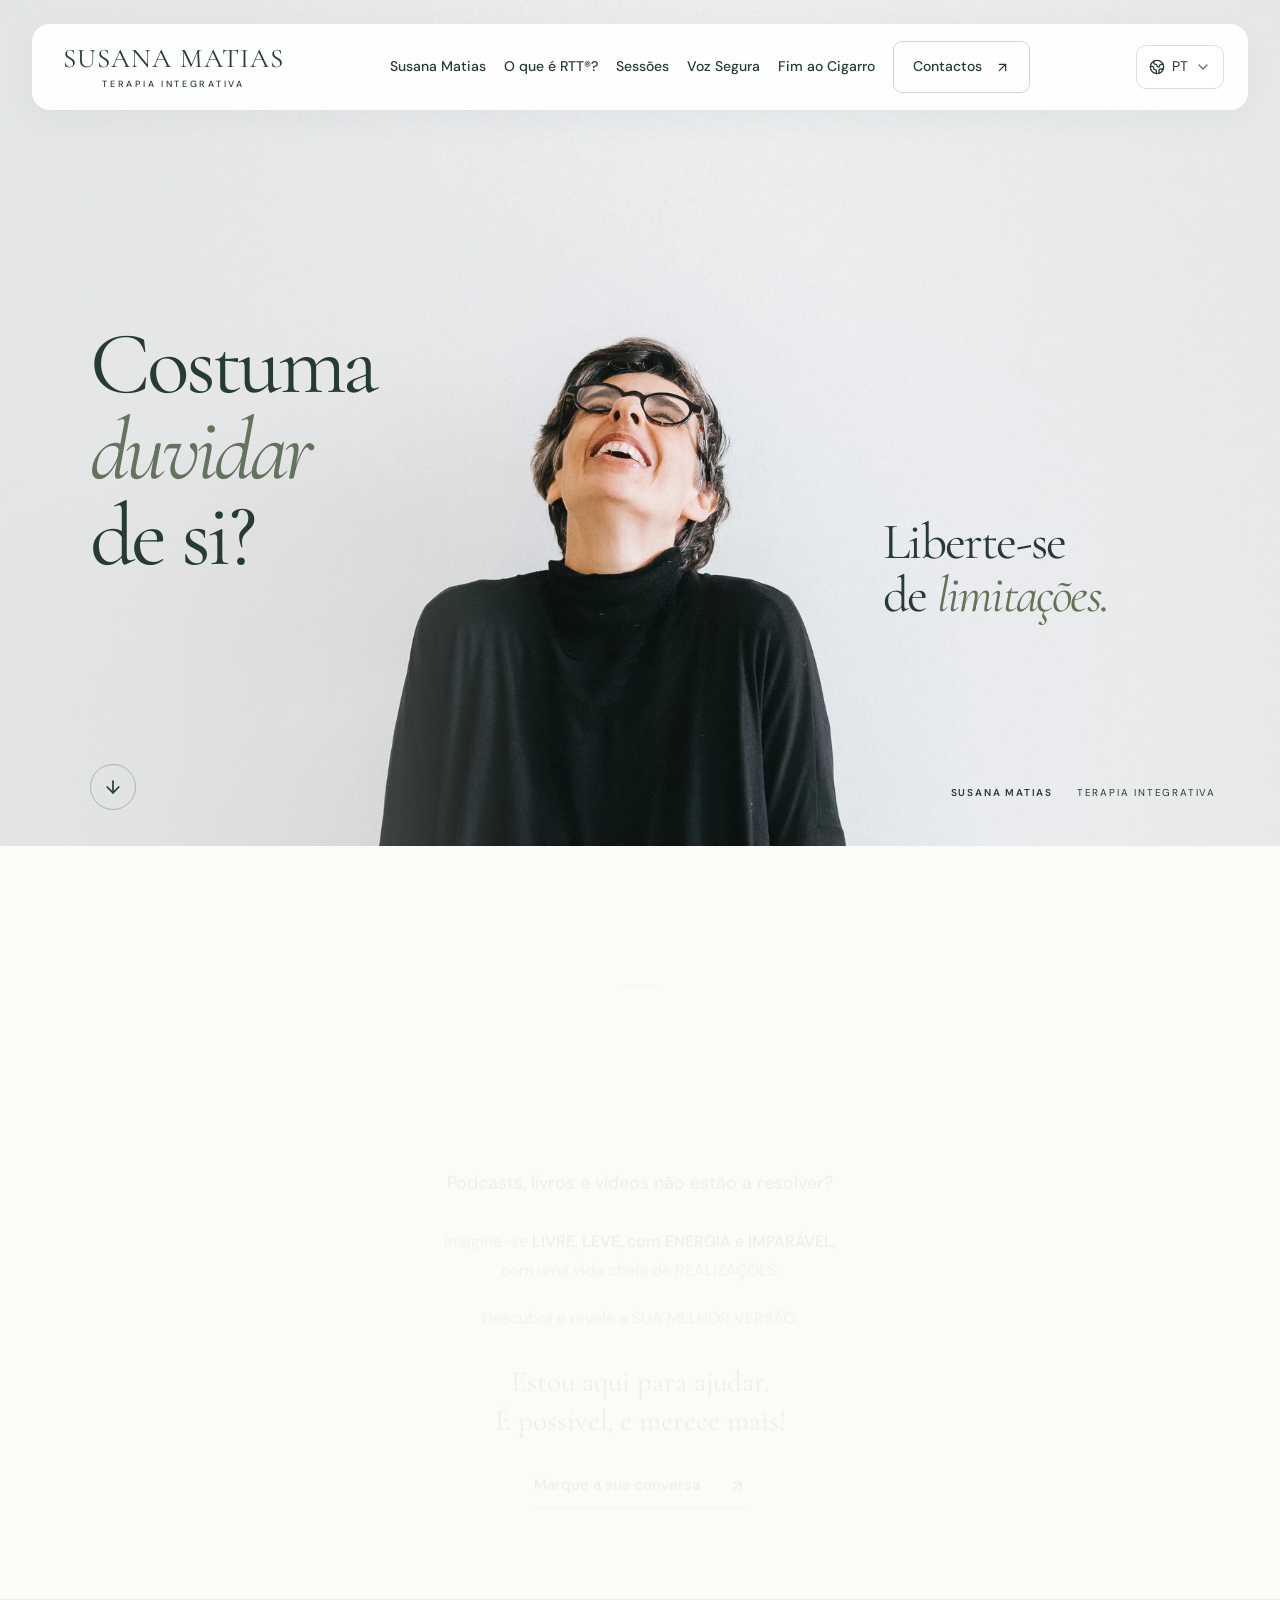
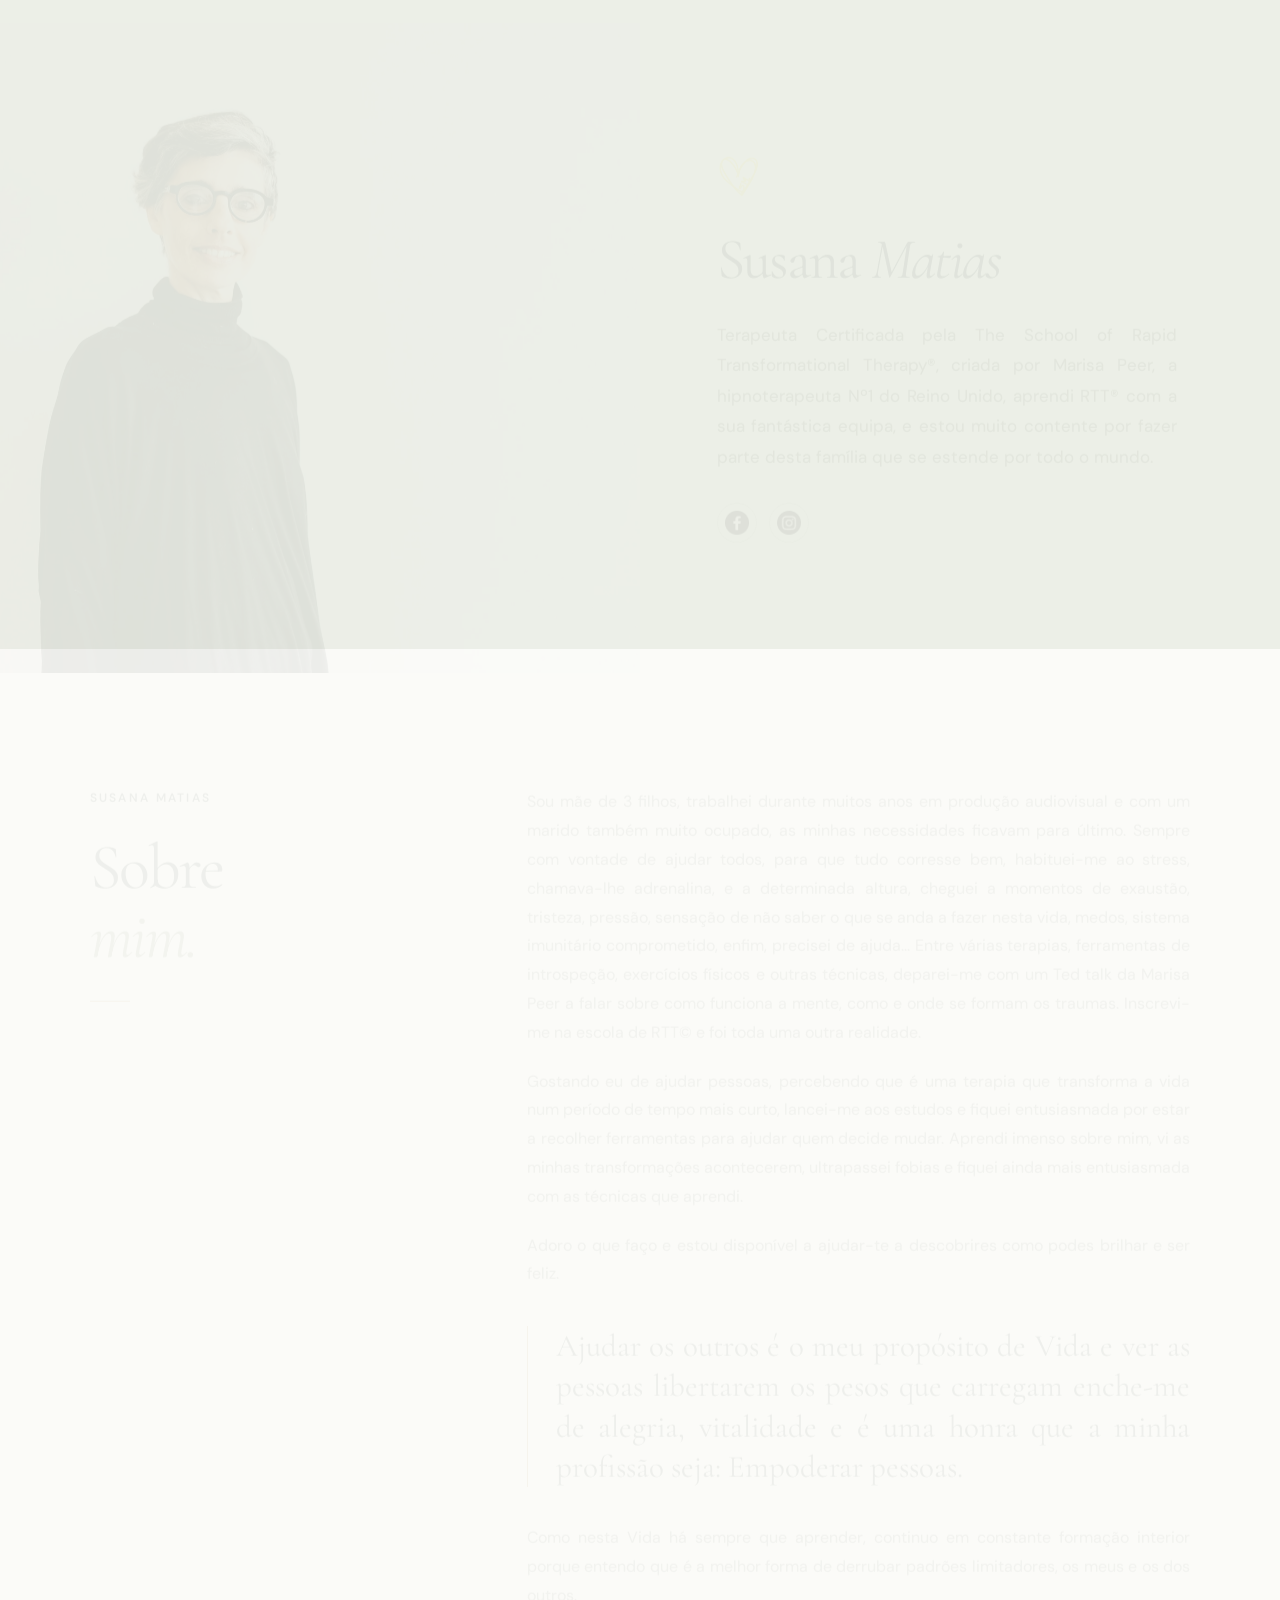
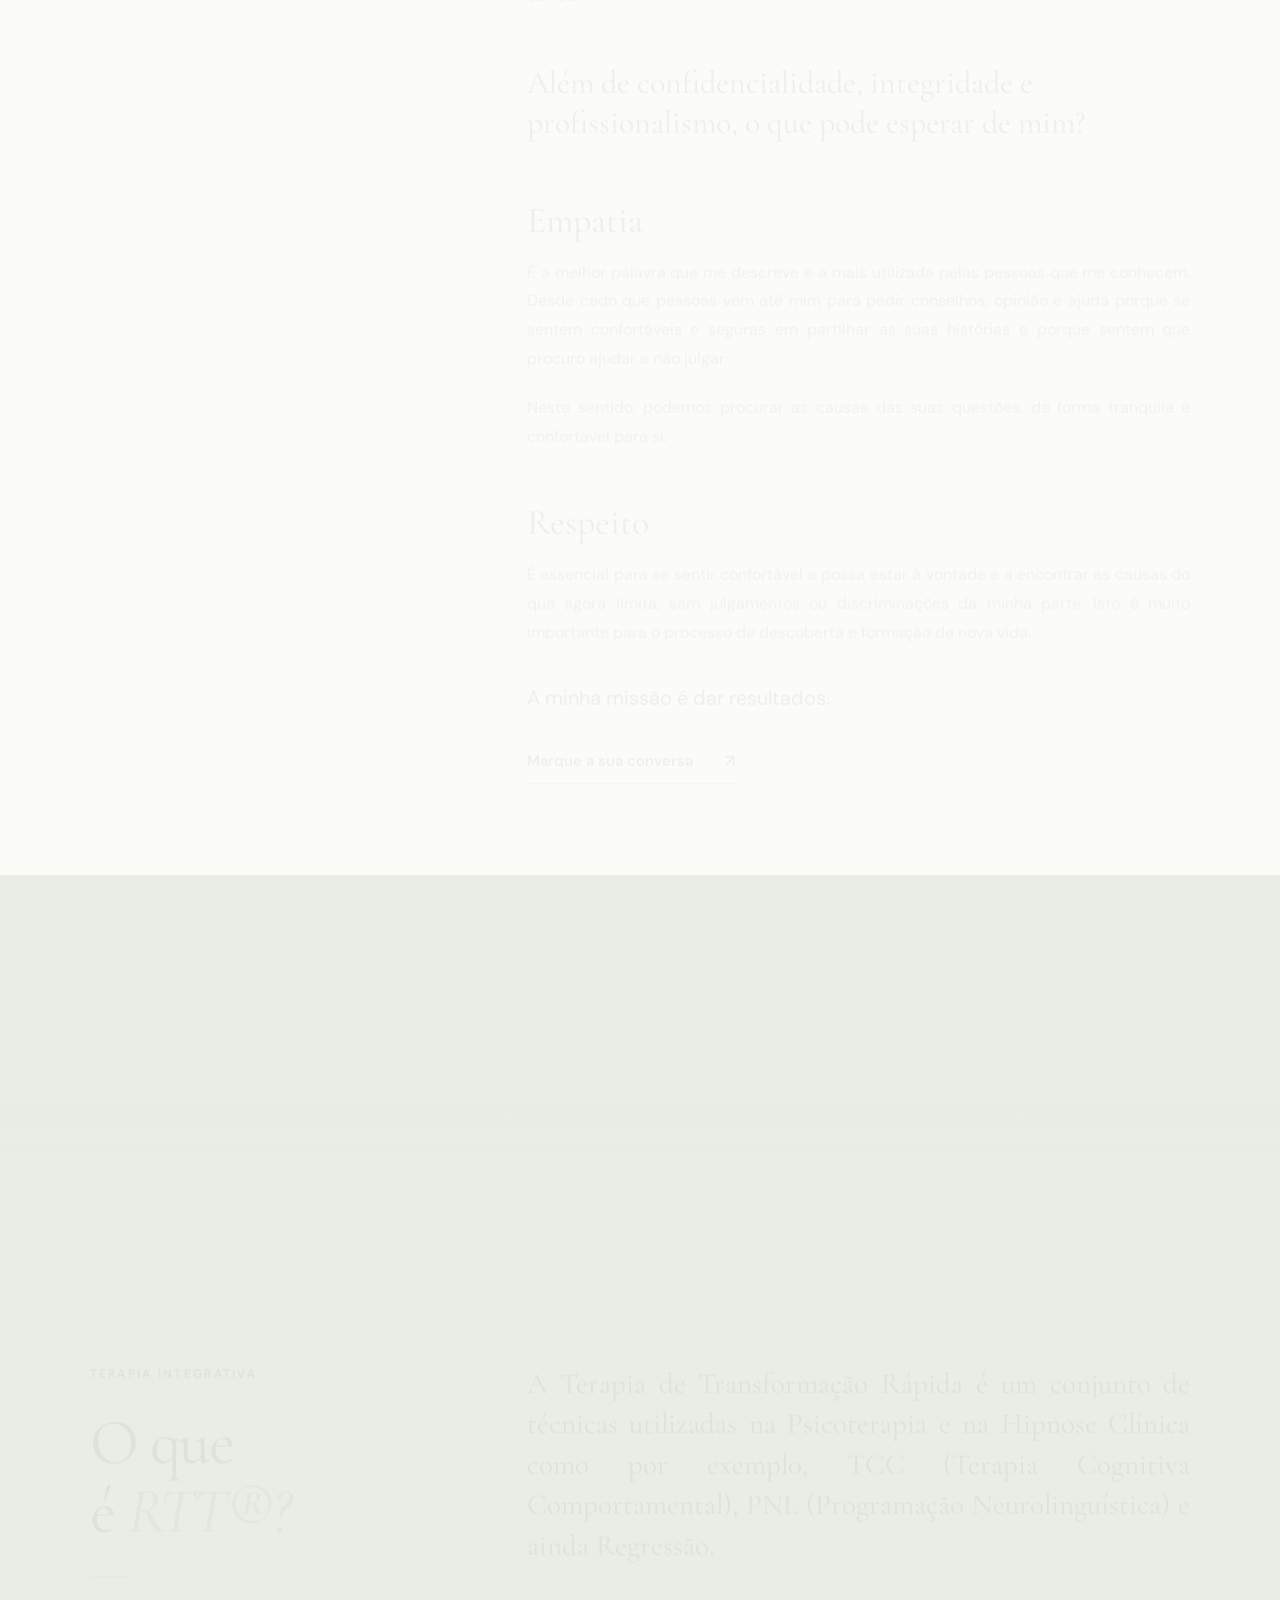
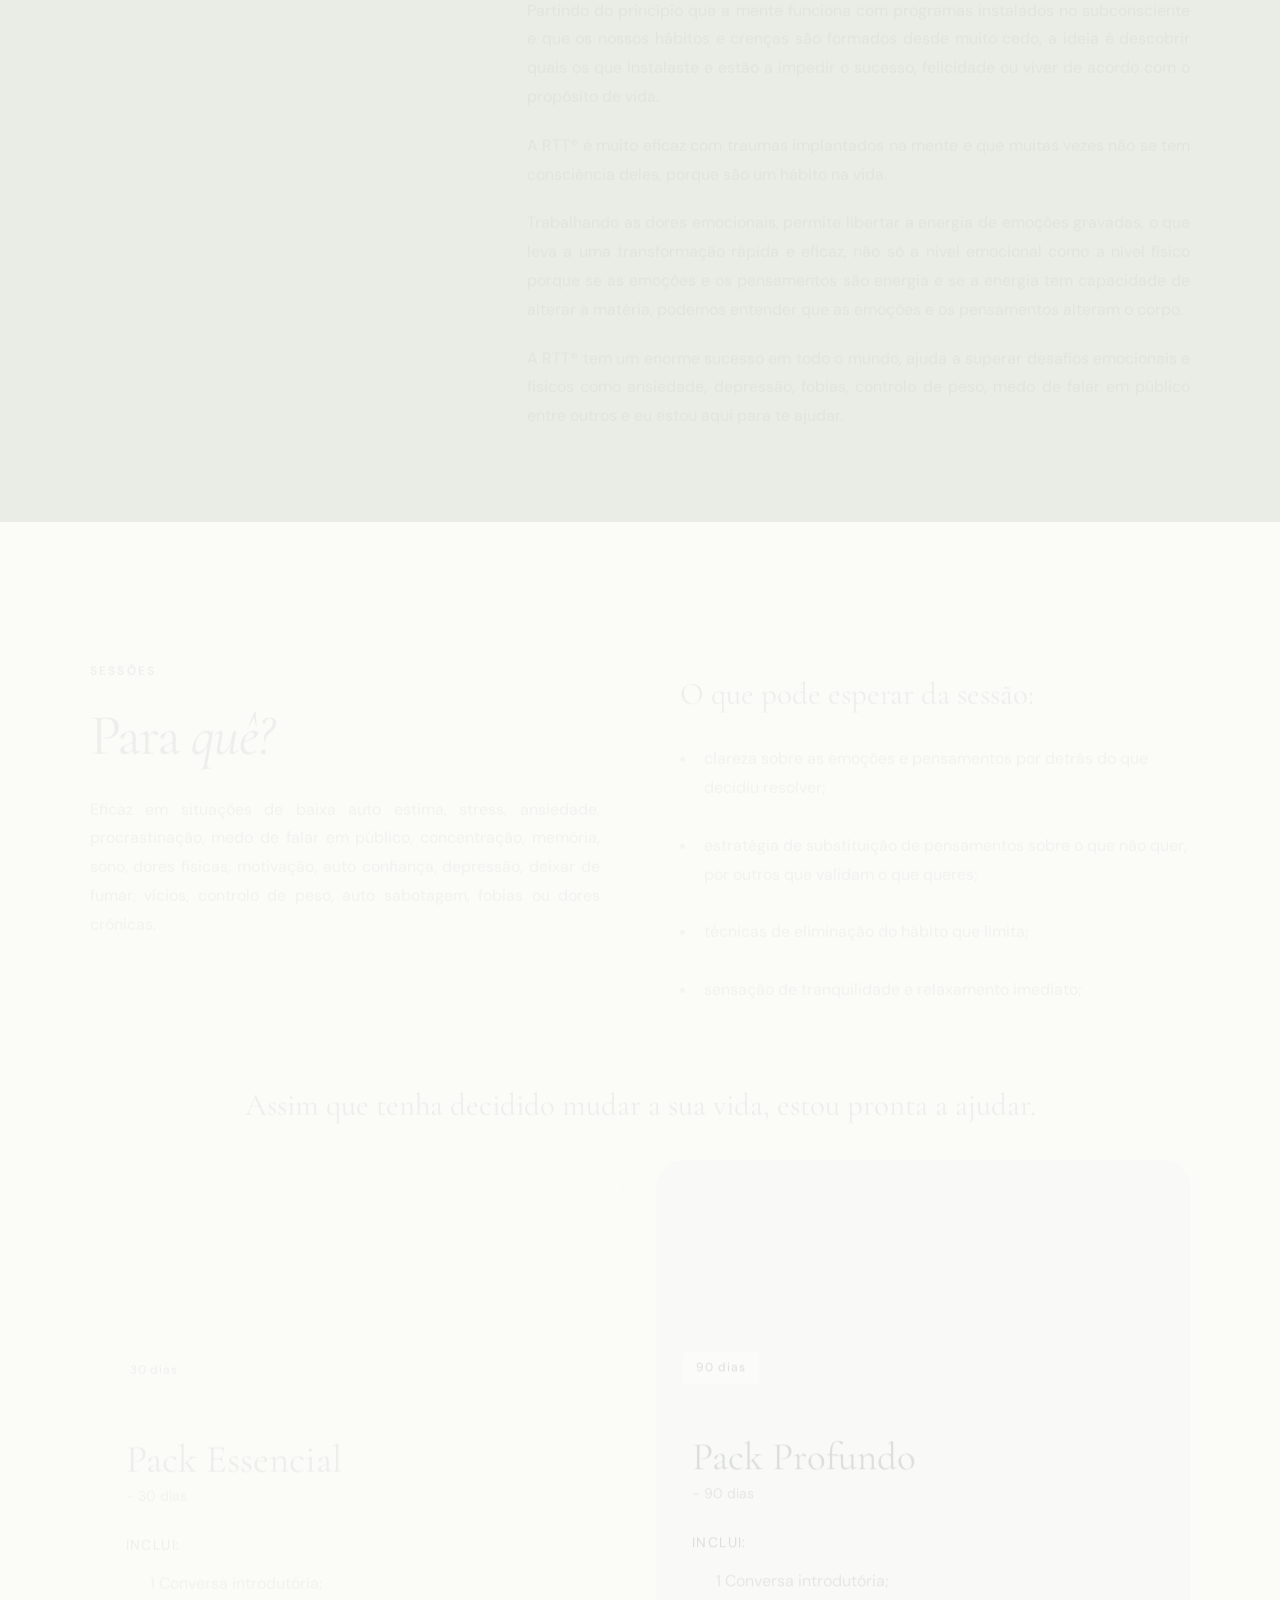
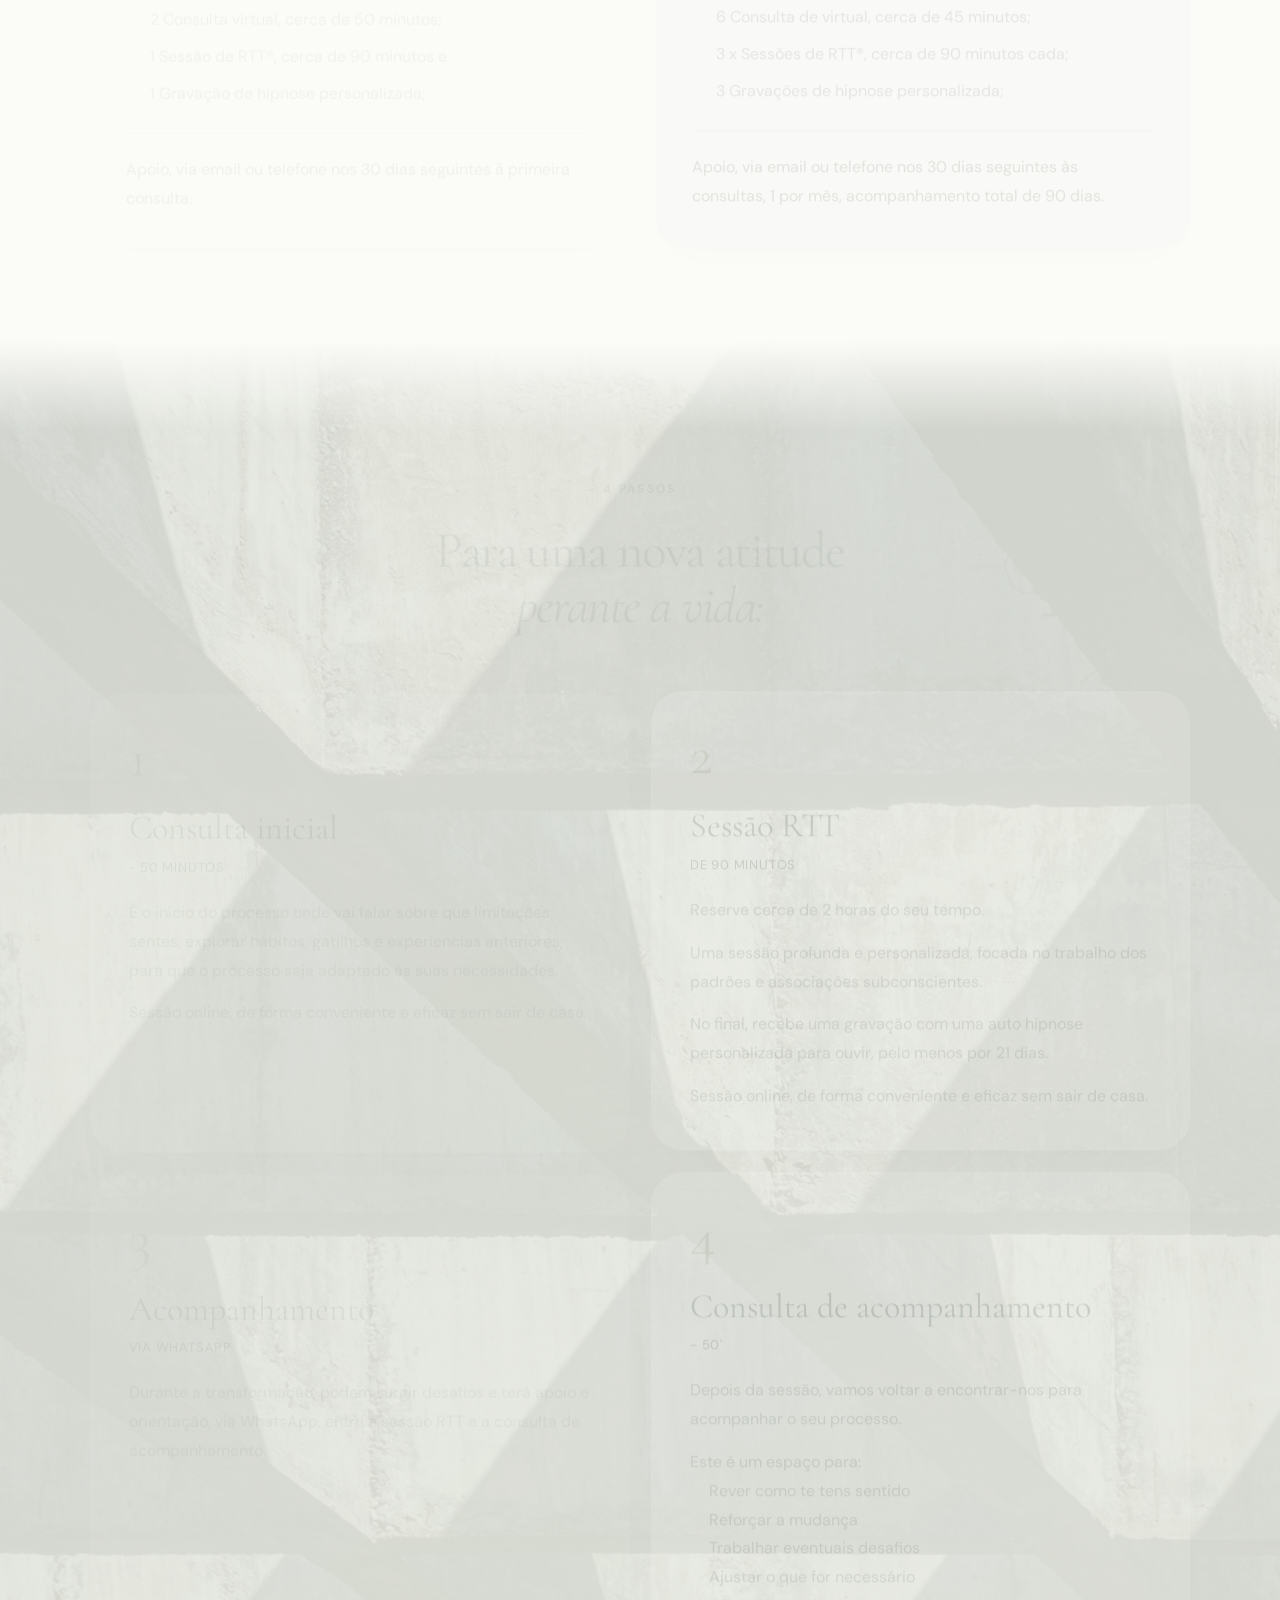
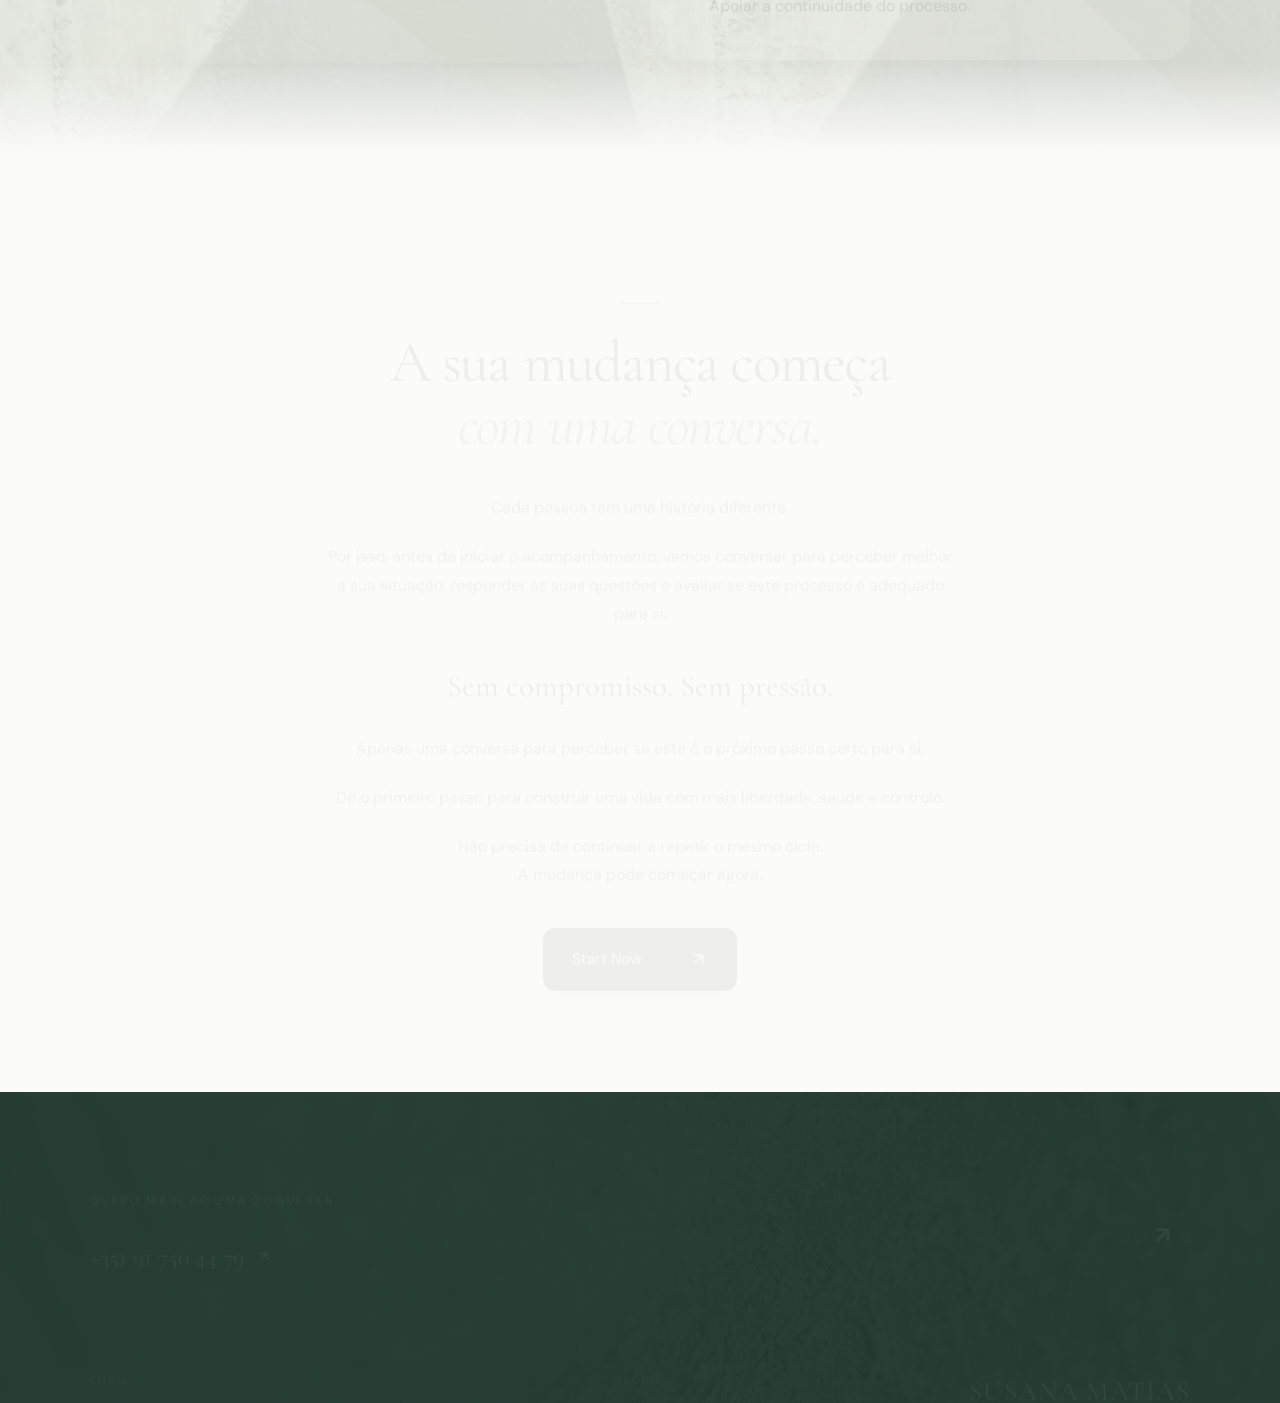
<file: index.html>
<!doctype html>
<html lang="pt-PT">
  <head>
    <meta charset="utf-8">
    <meta name="viewport" content="width=device-width, initial-scale=1">
    <title>Susana Matias</title>
    <link rel="canonical" href="https://susanamatias.github.io/susanawebsite/">
    <meta http-equiv="refresh" content="0;url=/susanawebsite/">
  </head>
  <body><a href="/susanawebsite/">Visitar o site de Susana Matias</a></body>
</html>
</file>
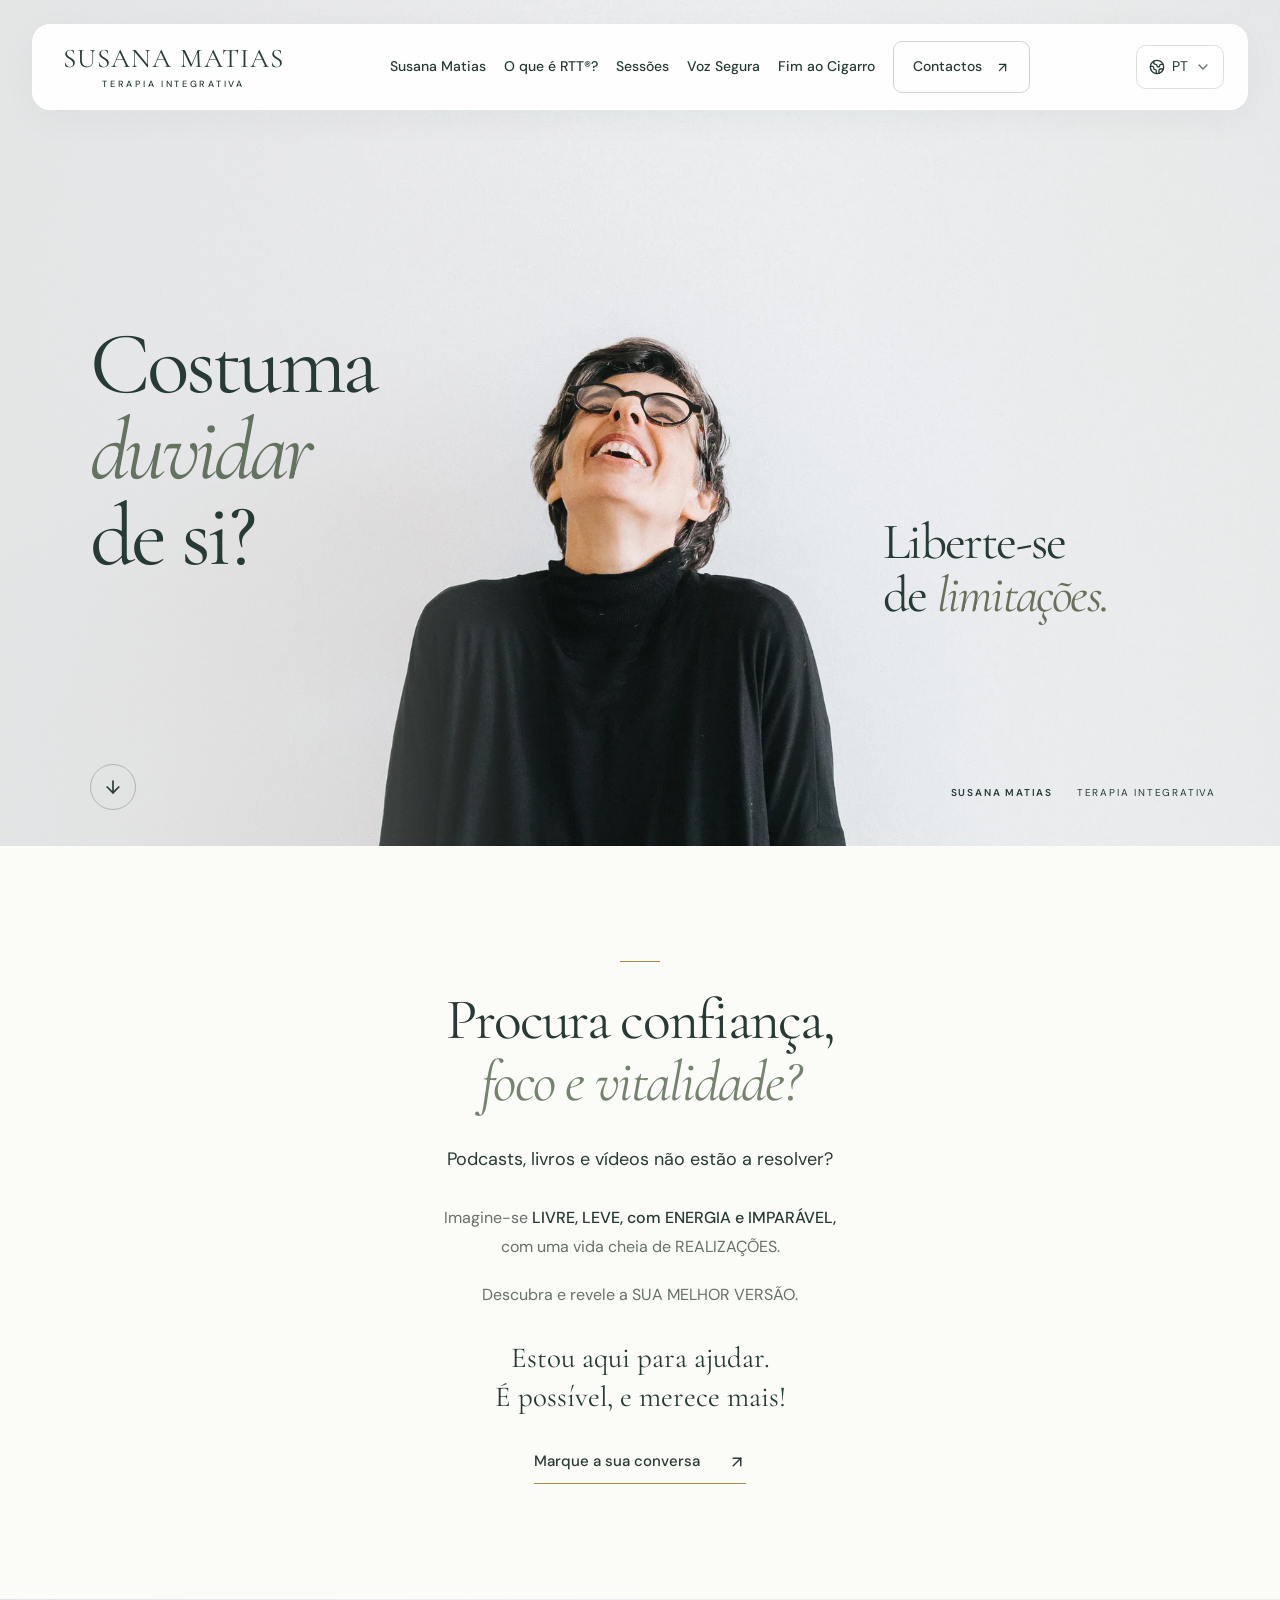
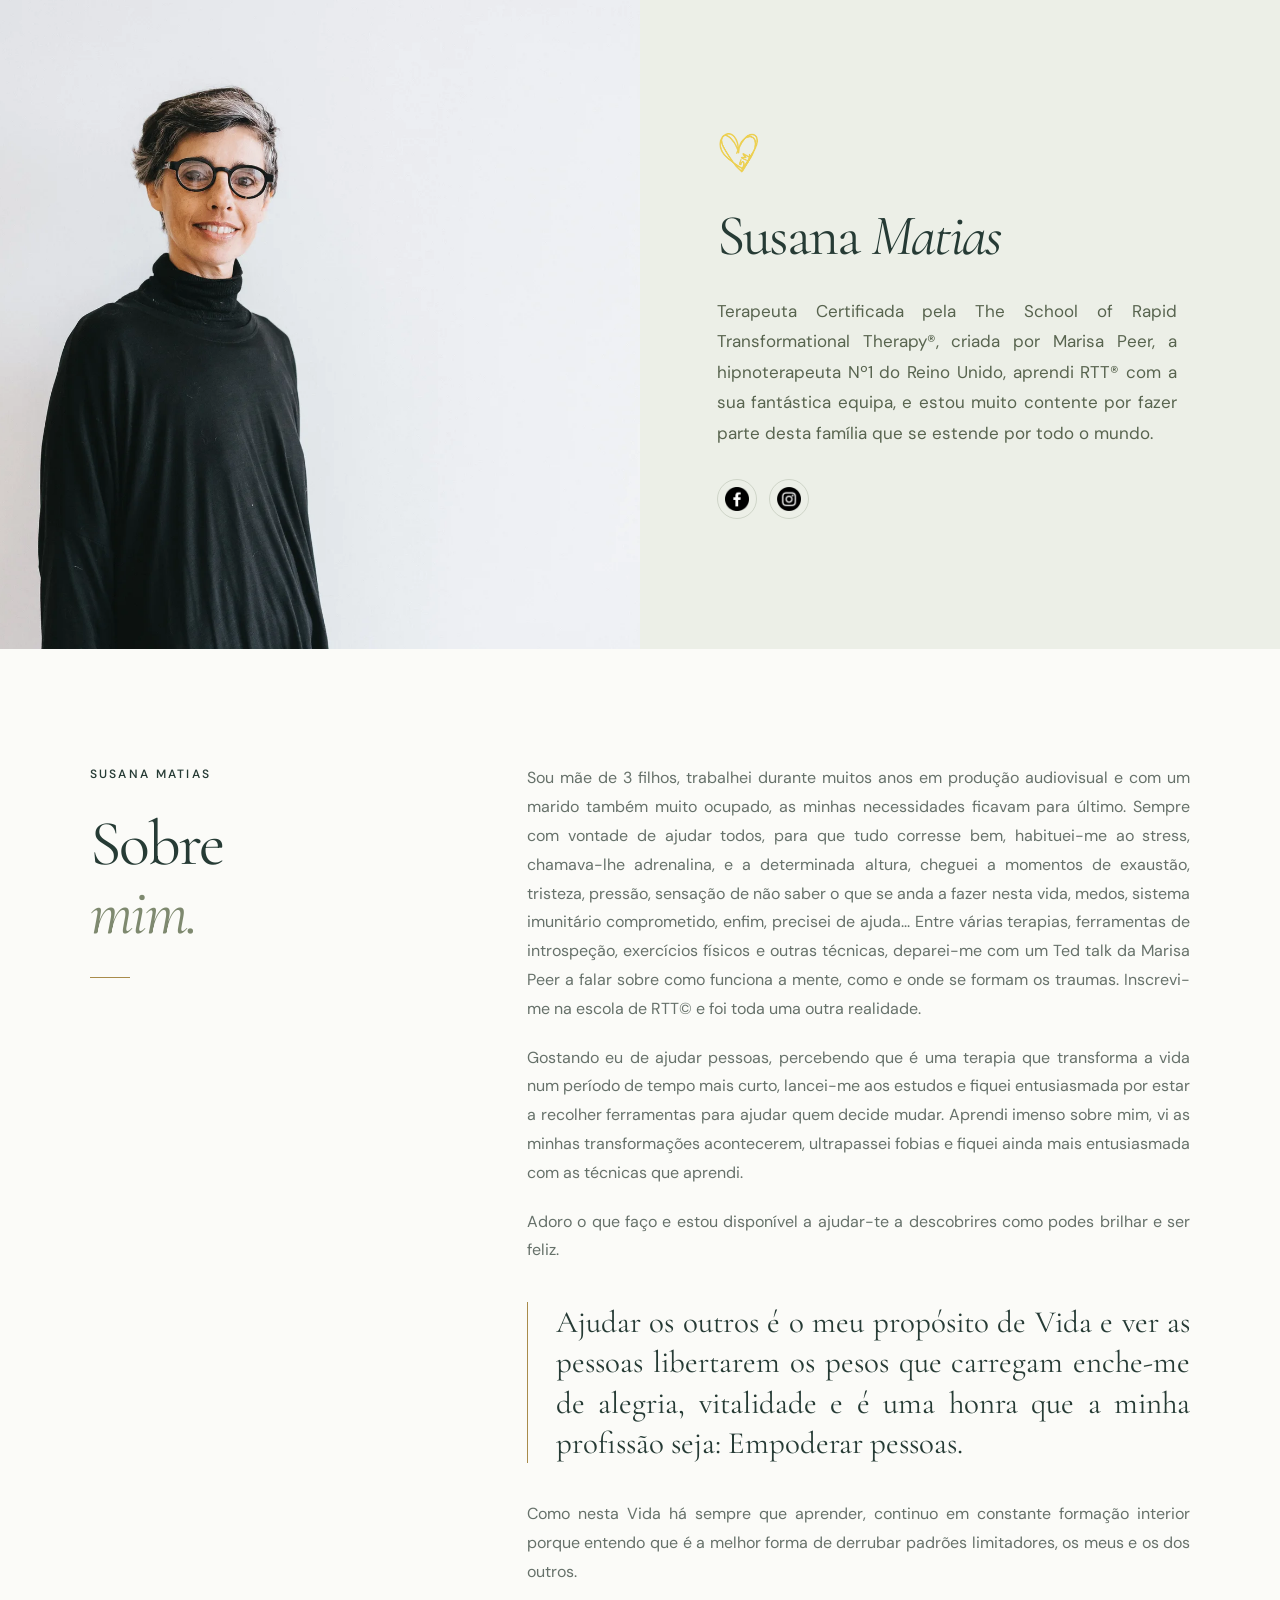
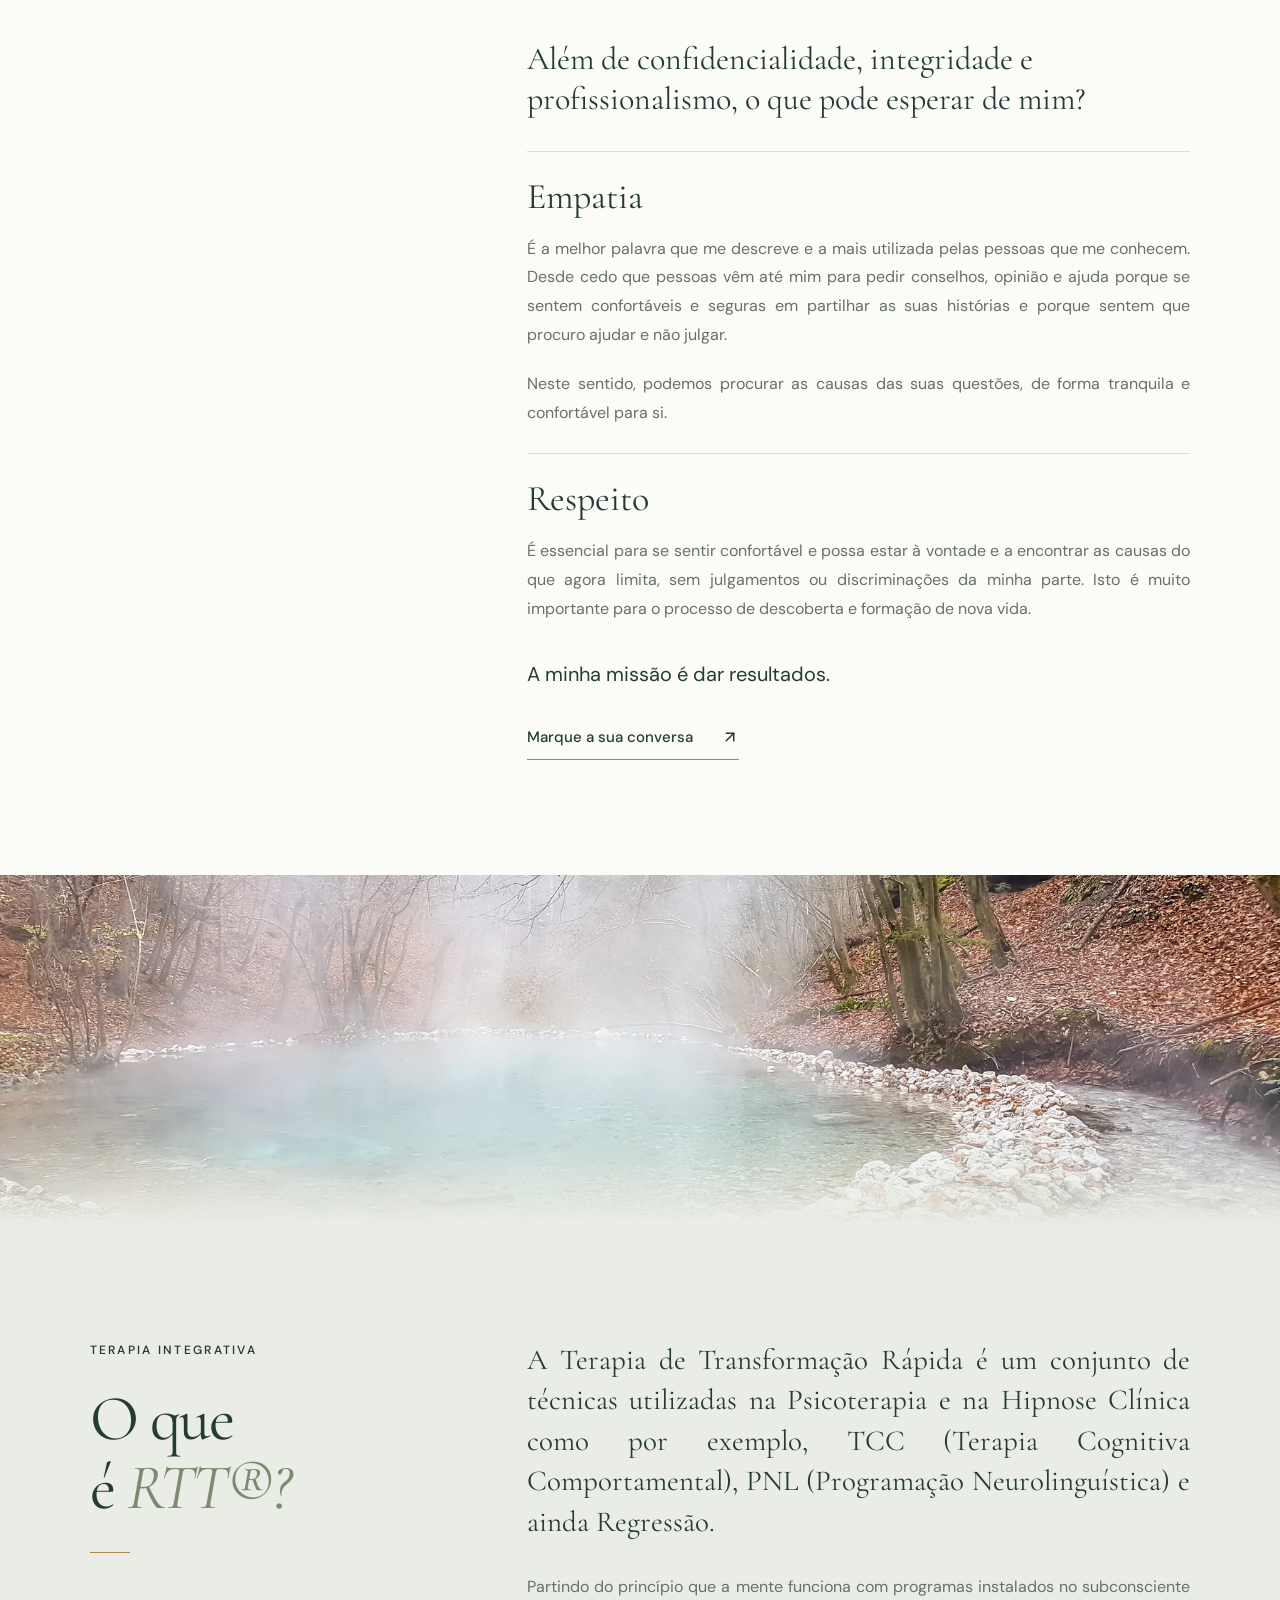
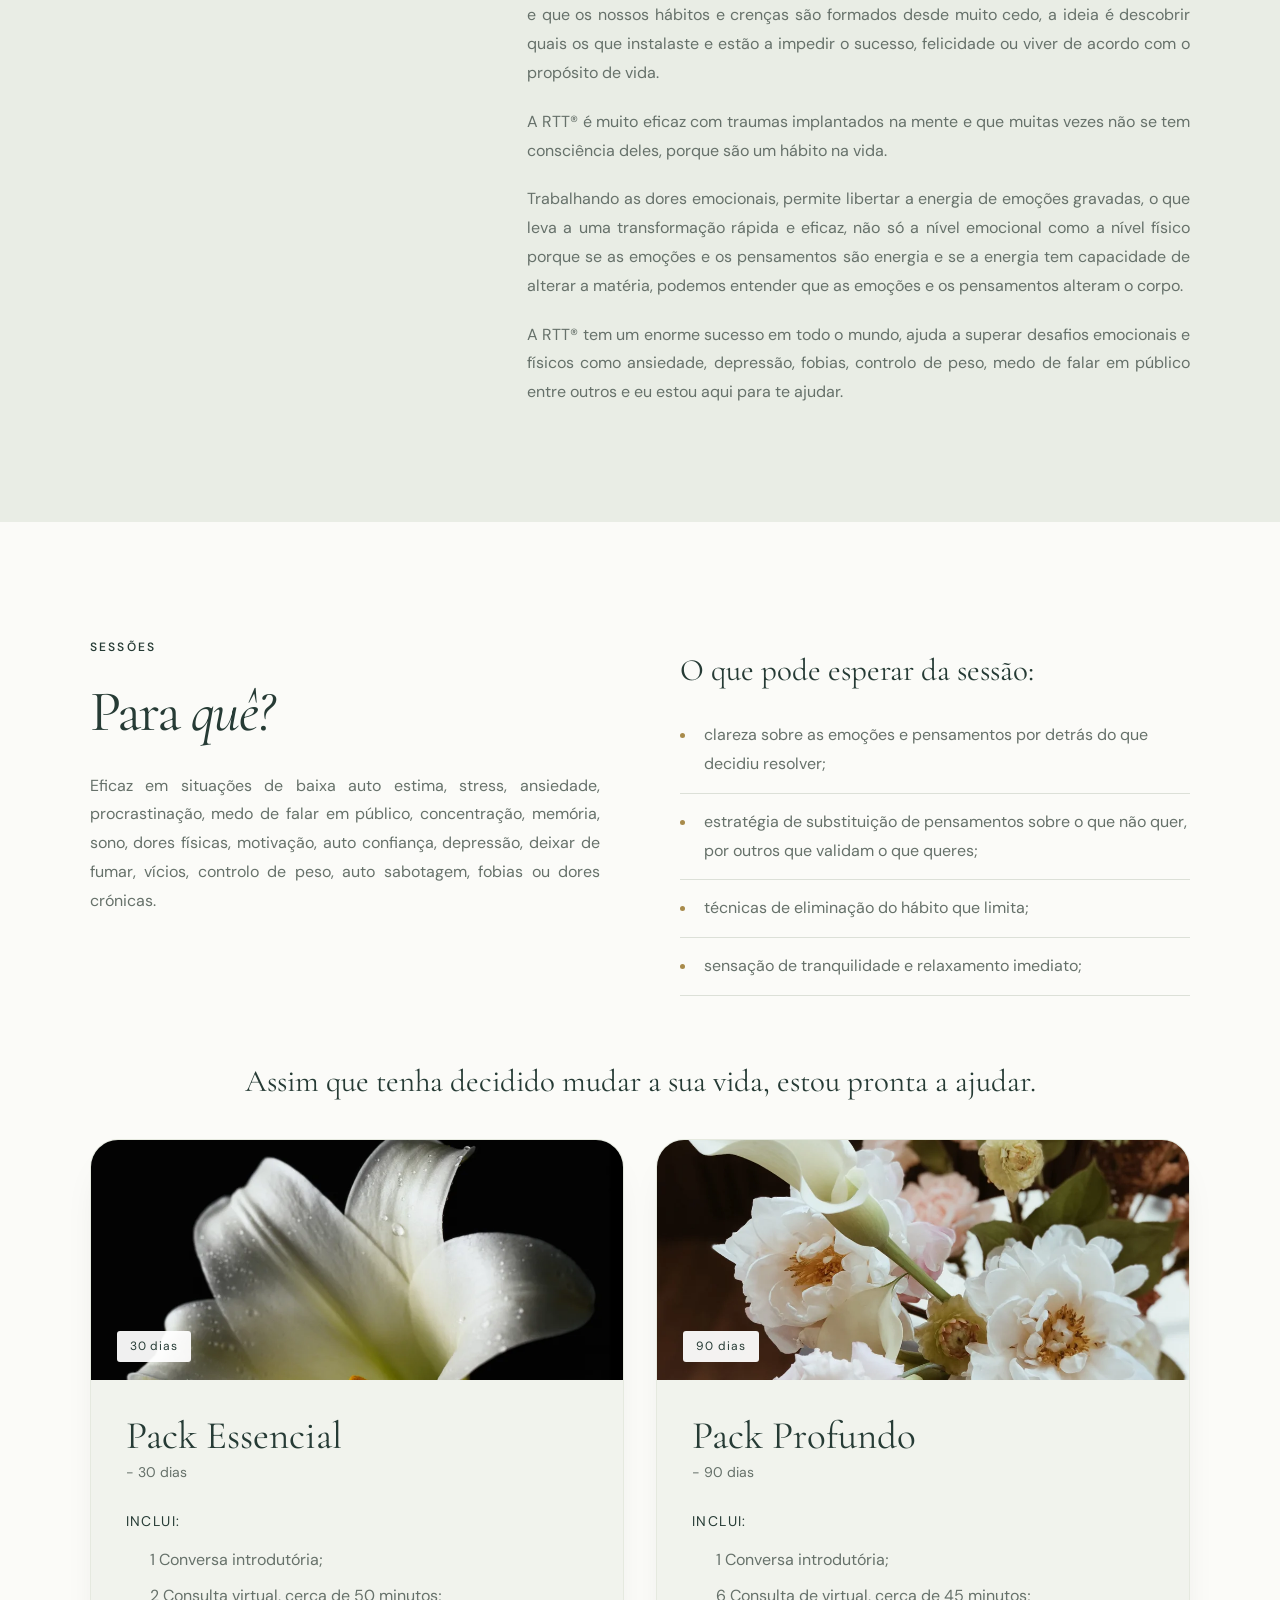
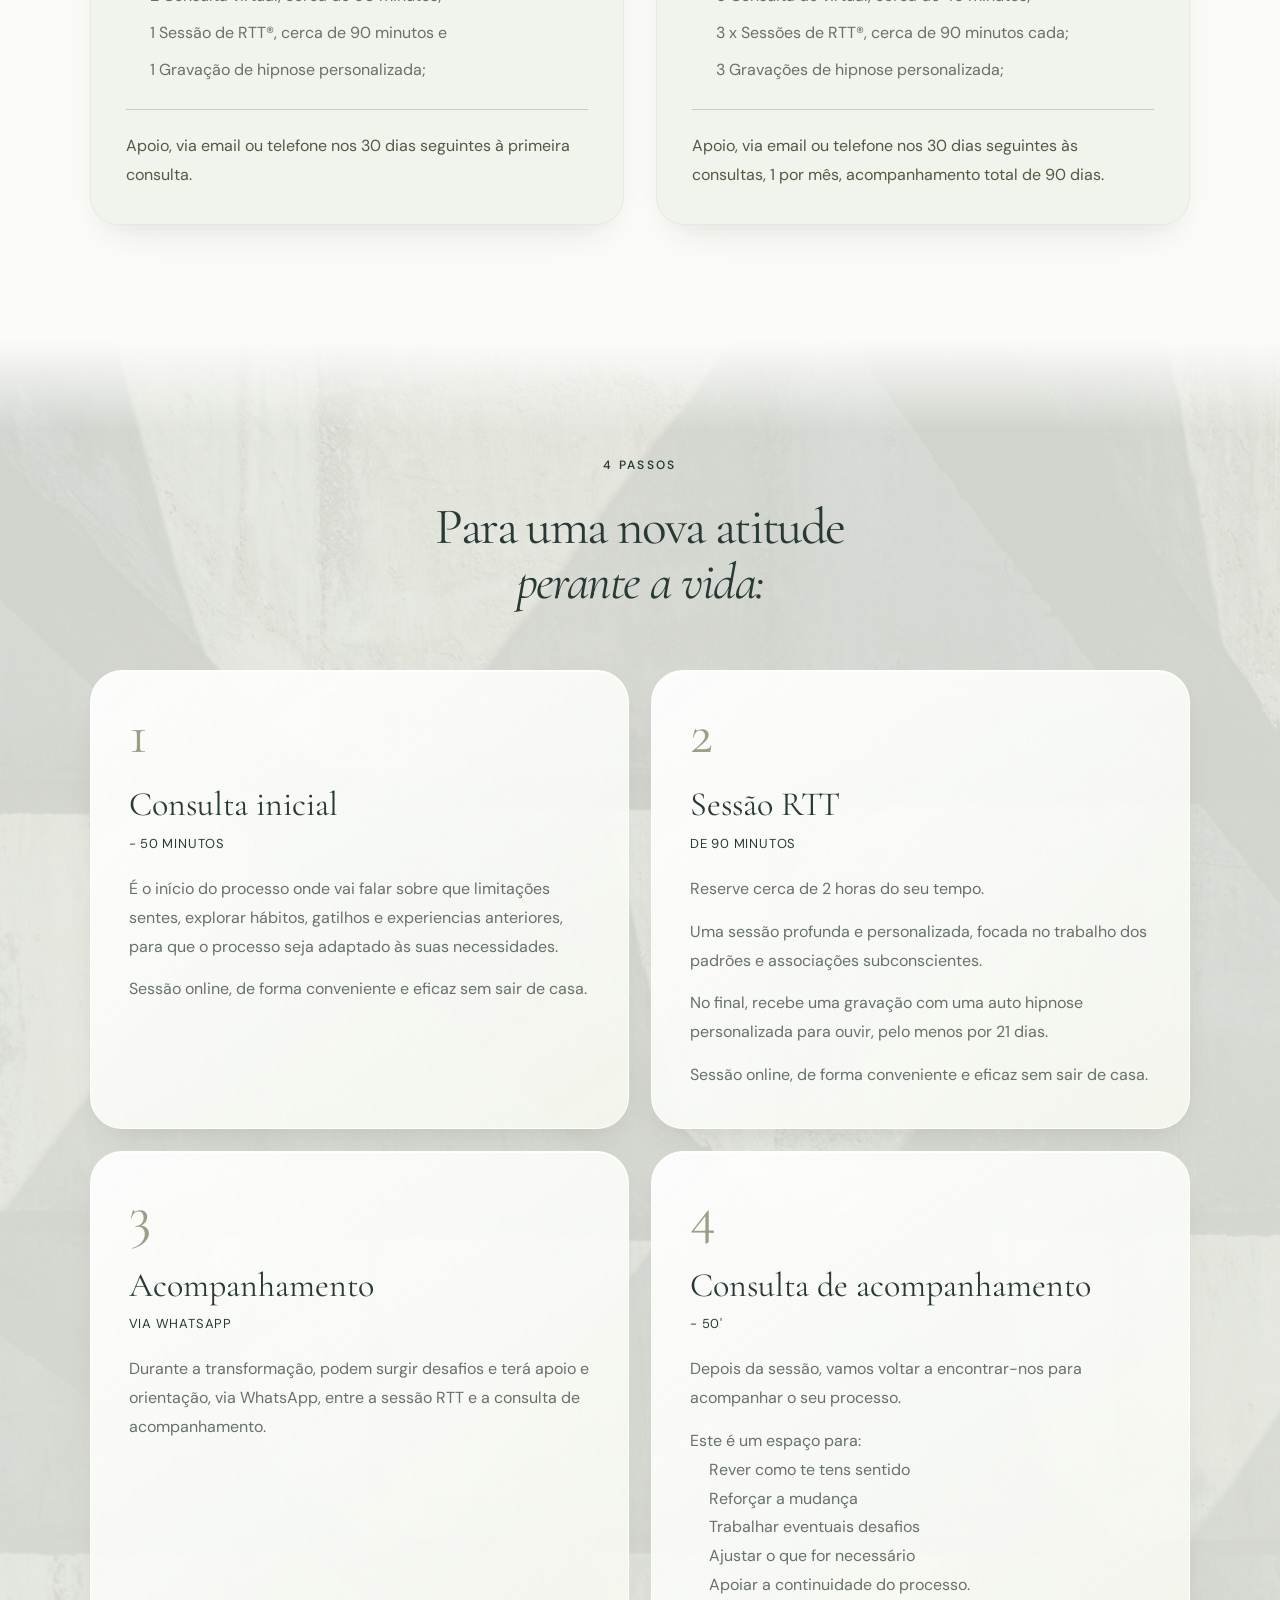
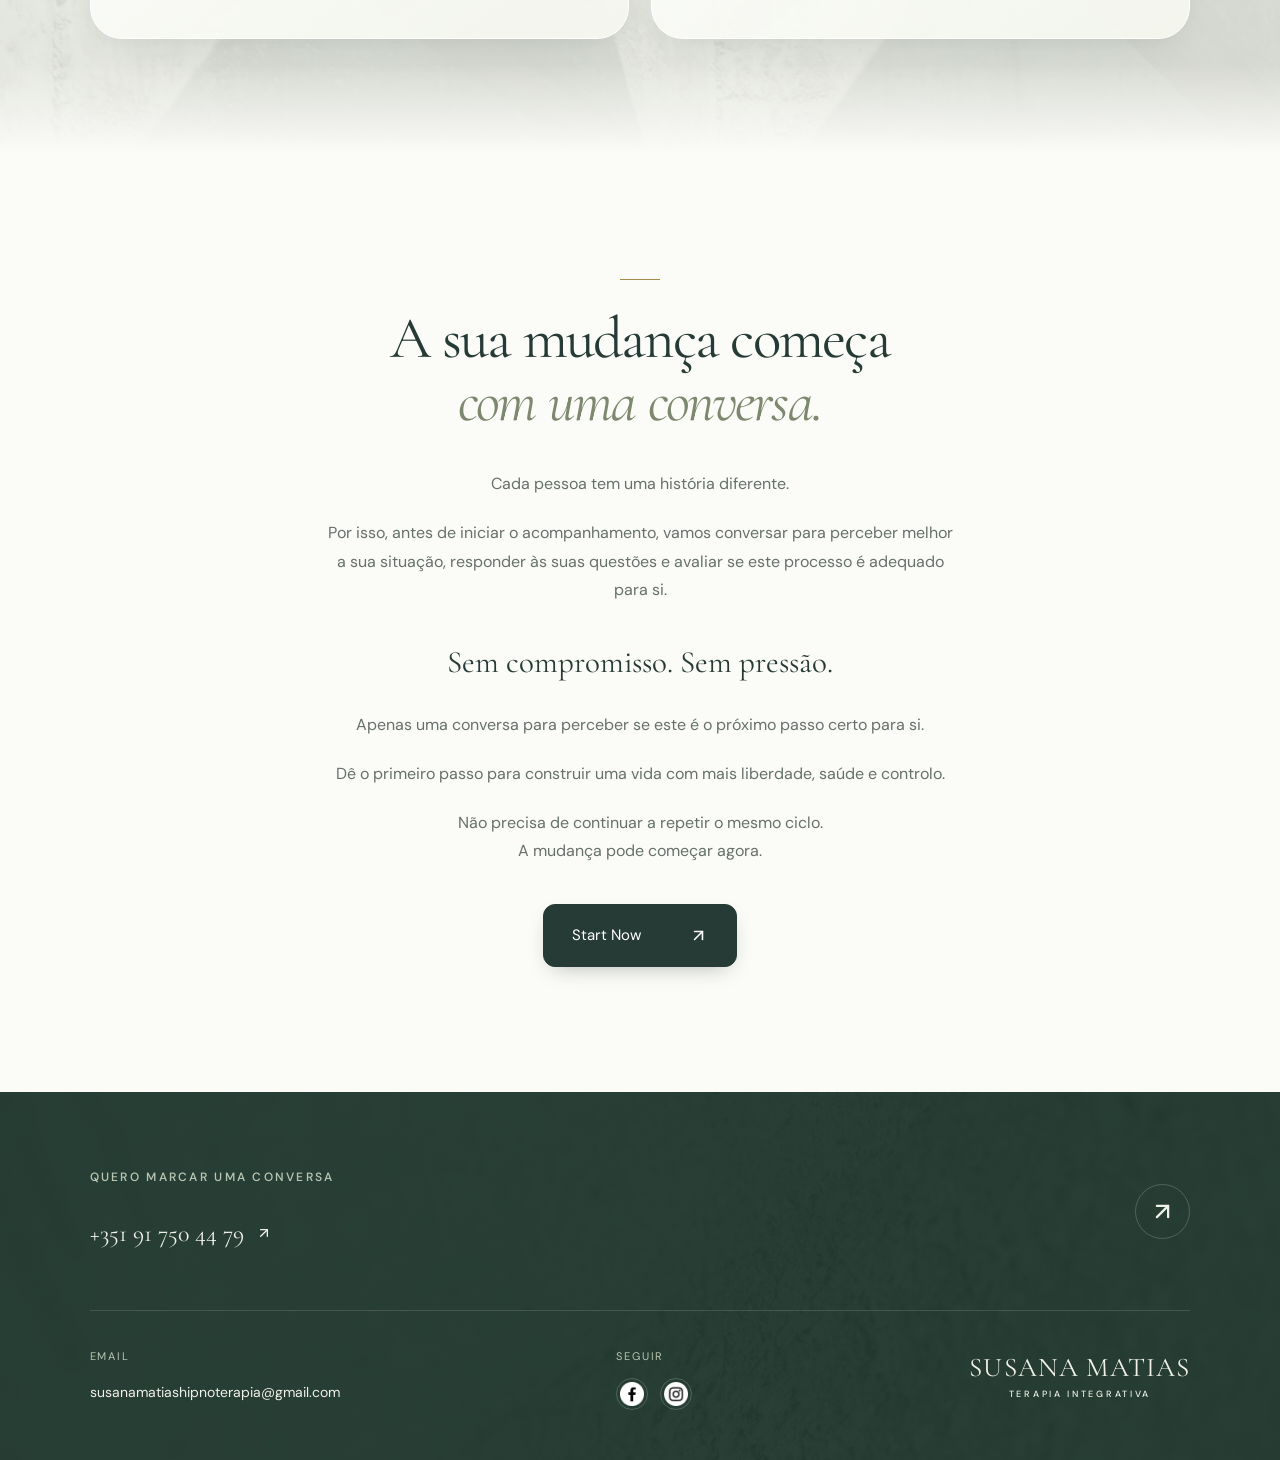
<file: susanawebsite/index.html>
<!DOCTYPE html><html lang="pt-PT"><head><meta charSet="utf-8"/><meta name="viewport" content="width=device-width, initial-scale=1"/><link rel="stylesheet" href="/susanawebsite/_next/static/css/index.hbXxlwR3.css" data-rsc-css-href="/susanawebsite/_next/static/css/index.hbXxlwR3.css" data-precedence="vite-rsc/importer-resources"/><link rel="modulepreload" fetchPriority="low" href="/susanawebsite/_next/static/chunks/index-CaiFRCT-.js"/><script src="/susanawebsite/_next/static/chunks/rolldown-runtime-C60lm6uB.js" type="module" async=""></script><script src="/susanawebsite/_next/static/chunks/framework-D_rUT4EX.js" type="module" async=""></script><script src="/susanawebsite/_next/static/chunks/navigation-errors-By4dF-Cc.js" type="module" async=""></script><link rel="modulepreload" href="/susanawebsite/_next/static/chunks/layout-segment-context-Drc49N2z.js" crossorigin=""/><link rel="modulepreload" href="/susanawebsite/_next/static/chunks/language-DUkJRK5J.js" crossorigin=""/><link rel="modulepreload" href="/susanawebsite/_next/static/chunks/home-page-On9FilhD.js" crossorigin=""/><link rel="modulepreload" href="/susanawebsite/_next/static/chunks/navigation-Co_4nIP5.js" crossorigin=""/><link rel="modulepreload" href="/susanawebsite/_next/static/chunks/page-motion-Jyi633lo.js" crossorigin=""/><link rel="modulepreload" href="/susanawebsite/_next/static/chunks/site-footer-CIwty8xu.js" crossorigin=""/><title>Susana Matias | Hipnoterapia e Terapia Integrativa</title><meta name="description" content="Conheça Susana Matias, a hipnoterapia e a Terapia de Transformação Rápida (RTT®). Descubra as sessões e marque uma conversa."/><meta name="robots" content="index, follow"/><meta property="og:title" content="Susana Matias | Hipnoterapia e Terapia Integrativa"/><meta property="og:description" content="Conheça Susana Matias, a hipnoterapia e a Terapia de Transformação Rápida (RTT®). Descubra as sessões e marque uma conversa."/><meta property="og:url" content="https://susanamatias.github.io/susanawebsite/"/><meta property="og:site_name" content="Susana Matias"/><meta property="og:type" content="website"/><meta property="og:locale" content="pt_PT"/><meta property="og:image" content="https://susanamatias.github.io/susanawebsite/images/susana-hero.webp"/><meta property="og:image:alt" content="Susana Matias"/><meta name="twitter:card" content="summary_large_image"/><meta name="twitter:title" content="Susana Matias | Hipnoterapia e Terapia Integrativa"/><meta name="twitter:description" content="Conheça Susana Matias, a hipnoterapia e a Terapia de Transformação Rápida (RTT®). Descubra as sessões e marque uma conversa."/><meta name="twitter:image" content="https://susanamatias.github.io/susanawebsite/images/susana-hero.webp"/><link rel="icon" href="/susanawebsite/images/heart.png"/><link rel="canonical" href="https://susanamatias.github.io/susanawebsite/"/><script>Object.assign(((self[Symbol.for("vinext.navigationRuntime")]??={bootstrap:{routeManifest:null},functions:{}}).bootstrap.rsc??={rsc:[]}),{params:{},nav:{"pathname":"/","searchParams":[]}})</script><link rel="modulepreload" href="/susanawebsite/_next/static/chunks/index-CaiFRCT-.js" />
</head><body><script type="application/ld+json">{"@context":"https://schema.org","@graph":[{"@type":"Person","@id":"https://susanamatias.github.io/susanawebsite/#susana","name":"Susana Matias","url":"https://susanamatias.github.io/susanawebsite/","image":"https://susanamatias.github.io/susanawebsite/images/susana-about.webp","email":"susanamatiashipnoterapia@gmail.com","telephone":"+351917504479","sameAs":["https://www.instagram.com/susanamatias","https://www.facebook.com/share/1ghENpaHhE/?mibextid=wwXIfr"]},{"@type":"WebSite","@id":"https://susanamatias.github.io/susanawebsite/#website","url":"https://susanamatias.github.io/susanawebsite/","name":"Susana Matias","inLanguage":"pt-PT","publisher":{"@id":"https://susanamatias.github.io/susanawebsite/#susana"}}]}</script><a class="skip-link" href="#conteudo">Saltar para o conteúdo</a><header class="floating-header "><a class="wordmark" aria-label="Susana Matias — início" href="/susanawebsite/"><span>SUSANA MATIAS</span><small>TERAPIA INTEGRATIVA</small></a><button class="menu-toggle" type="button" aria-label="Abrir menu" aria-expanded="false" aria-controls="main-navigation"><svg xmlns="http://www.w3.org/2000/svg" width="22" height="22" viewBox="0 0 24 24" fill="none" stroke="currentColor" stroke-width="2" stroke-linecap="round" stroke-linejoin="round" class="lucide lucide-menu" aria-hidden="true"><path d="M4 5h16"></path><path d="M4 12h16"></path><path d="M4 19h16"></path></svg></button><nav class="main-navigation " id="main-navigation" aria-label="Menu principal"><a href="/susanawebsite/#sobre-mim">Susana Matias</a><a href="/susanawebsite/#rtt">O que é RTT®?</a><a href="/susanawebsite/#sessoes">Sessões</a><a href="/susanawebsite/voz-segura/">Voz Segura</a><a href="/susanawebsite/fim-ao-cigarro/">Fim ao Cigarro</a><a class="nav-contact" href="/susanawebsite/contactos/">Contactos<!-- --> <svg xmlns="http://www.w3.org/2000/svg" width="15" height="15" viewBox="0 0 24 24" fill="none" stroke="currentColor" stroke-width="2" stroke-linecap="round" stroke-linejoin="round" class="lucide lucide-arrow-up-right" aria-hidden="true"><path d="M7 7h10v10"></path><path d="M7 17 17 7"></path></svg></a></nav><div class="header-language"><button type="button" tabindex="0" id="base-ui-_R_h6i_" role="combobox" aria-expanded="false" aria-haspopup="listbox" data-slot="select-trigger" data-size="default" aria-label="Idioma" class="flex w-fit items-center justify-between gap-1.5 rounded-lg border border-input bg-transparent py-2 pr-2 pl-2.5 text-sm whitespace-nowrap transition-colors outline-none select-none focus-visible:border-ring focus-visible:ring-3 focus-visible:ring-ring/50 disabled:cursor-not-allowed disabled:opacity-50 aria-invalid:border-destructive aria-invalid:ring-3 aria-invalid:ring-destructive/20 data-placeholder:text-muted-foreground data-[size=default]:h-8 data-[size=sm]:h-7 data-[size=sm]:rounded-[min(var(--radius-md),10px)] *:data-[slot=select-value]:line-clamp-1 *:data-[slot=select-value]:flex *:data-[slot=select-value]:items-center *:data-[slot=select-value]:gap-1.5 dark:bg-input/30 dark:hover:bg-input/50 dark:aria-invalid:border-destructive/50 dark:aria-invalid:ring-destructive/40 [&amp;_svg]:pointer-events-none [&amp;_svg]:shrink-0 [&amp;_svg:not([class*=&#x27;size-&#x27;])]:size-4 language-trigger"><svg xmlns="http://www.w3.org/2000/svg" width="16" height="16" viewBox="0 0 24 24" fill="none" stroke="currentColor" stroke-width="2" stroke-linecap="round" stroke-linejoin="round" class="lucide lucide-earth" aria-hidden="true"><path d="M21.54 15H17a2 2 0 0 0-2 2v4.54"></path><path d="M7 3.34V5a3 3 0 0 0 3 3a2 2 0 0 1 2 2c0 1.1.9 2 2 2a2 2 0 0 0 2-2c0-1.1.9-2 2-2h3.17"></path><path d="M11 21.95V18a2 2 0 0 0-2-2a2 2 0 0 1-2-2v-1a2 2 0 0 0-2-2H2.05"></path><circle cx="12" cy="12" r="10"></circle></svg><span>PT</span><svg xmlns="http://www.w3.org/2000/svg" width="24" height="24" viewBox="0 0 24 24" fill="none" stroke="currentColor" stroke-width="2" stroke-linecap="round" stroke-linejoin="round" class="lucide lucide-chevron-down pointer-events-none size-4 text-muted-foreground" aria-hidden="true"><path d="m6 9 6 6 6-6"></path>▼</svg></button><input id="base-ui-_R_h6i_-hidden-input" style="clip-path:inset(50%);overflow:hidden;white-space:nowrap;border:0;padding:0;width:1px;height:1px;margin:-1px;position:fixed;top:0;left:0" tabindex="-1" aria-hidden="true" value="pt"/></div></header><main id="conteudo"><section class="hero" aria-label="Terapia integrativa com Susana Matias"><img class="hero-portrait" src="/susanawebsite/images/susana-hero.webp" alt="Susana Matias" width="1800" height="2700" fetchPriority="high" loading="eager"/><div class="hero-shade"></div><h1 class="hero-question">Costuma<br/><em>duvidar</em><br/>de si?</h1><p class="hero-answer">Liberte-se<br/>de<!-- --> <em>limitações.</em></p><a class="hero-scroll" href="#introducao" aria-label="Descobrir mais"><svg xmlns="http://www.w3.org/2000/svg" width="20" height="20" viewBox="0 0 24 24" fill="none" stroke="currentColor" stroke-width="2" stroke-linecap="round" stroke-linejoin="round" class="lucide lucide-arrow-down" aria-hidden="true"><path d="M12 5v14"></path><path d="m19 12-7 7-7-7"></path></svg></a><span class="hero-signature">SUSANA MATIAS <span>TERAPIA INTEGRATIVA</span></span></section><section class="introduction section" id="introducao"><span class="small-rule"></span><h2 class="typewriter-heading" aria-label="Procura confiança, foco e vitalidade?" data-typing="complete"><span aria-hidden="true"><span class="typed-word"><span class="typed-character" style="visibility:visible">P</span><span class="typed-character" style="visibility:visible">r</span><span class="typed-character" style="visibility:visible">o</span><span class="typed-character" style="visibility:visible">c</span><span class="typed-character" style="visibility:visible">u</span><span class="typed-character" style="visibility:visible">r</span><span class="typed-character" style="visibility:visible">a</span></span> <span class="typed-word"><span class="typed-character" style="visibility:visible">c</span><span class="typed-character" style="visibility:visible">o</span><span class="typed-character" style="visibility:visible">n</span><span class="typed-character" style="visibility:visible">f</span><span class="typed-character" style="visibility:visible">i</span><span class="typed-character" style="visibility:visible">a</span><span class="typed-character" style="visibility:visible">n</span><span class="typed-character" style="visibility:visible">ç</span><span class="typed-character" style="visibility:visible">a</span><span class="typed-character" style="visibility:visible">,</span></span><br/><em><span class="typed-word"><span class="typed-character" style="visibility:visible">f</span><span class="typed-character" style="visibility:visible">o</span><span class="typed-character" style="visibility:visible">c</span><span class="typed-character" style="visibility:visible">o</span></span> <span class="typed-word"><span class="typed-character" style="visibility:visible">e</span></span> <span class="typed-word"><span class="typed-character" style="visibility:visible">v</span><span class="typed-character" style="visibility:visible">i</span><span class="typed-character" style="visibility:visible">t</span><span class="typed-character" style="visibility:visible">a</span><span class="typed-character" style="visibility:visible">l</span><span class="typed-character" style="visibility:visible">i</span><span class="typed-character" style="visibility:visible">d</span><span class="typed-character" style="visibility:visible">a</span><span class="typed-character" style="visibility:visible">d</span><span class="typed-character" style="visibility:visible">e</span><span class="typed-character" style="visibility:visible">?</span></span></em></span></h2><p class="intro-question">Podcasts, livros e vídeos não estão a resolver?</p><p>Imagine-se<!-- --> <strong>LIVRE, LEVE, com ENERGIA e IMPARÁVEL,</strong><br class="desktop-break"/> <!-- -->com uma vida cheia de REALIZAÇÕES.</p><p>Descubra e revele a SUA MELHOR VERSÃO.</p><p class="intro-closing">Estou aqui para ajudar.<br/>É possível, e merece mais!</p><a class="text-link" href="/susanawebsite/contactos/">Marque a sua conversa<!-- --> <svg xmlns="http://www.w3.org/2000/svg" width="18" height="18" viewBox="0 0 24 24" fill="none" stroke="currentColor" stroke-width="2" stroke-linecap="round" stroke-linejoin="round" class="lucide lucide-arrow-up-right" aria-hidden="true"><path d="M7 7h10v10"></path><path d="M7 17 17 7"></path></svg></a></section><section class="portrait-section" id="sobre-mim" aria-labelledby="susana-title"><div class="portrait-image"><img width="1800" height="1200" src="/susanawebsite/images/susana-about.webp" alt="Susana Matias, terapeuta integrativa" loading="lazy"/></div><div class="portrait-copy"><img width="348" height="352" class="heart-mark" src="/susanawebsite/images/heart.png" alt="" loading="lazy"/><h2 id="susana-title">Susana <em>Matias</em></h2><p>Terapeuta Certificada pela The School of Rapid Transformational Therapy®, criada por Marisa Peer, a hipnoterapeuta Nº1 do Reino Unido, aprendi RTT® com a sua fantástica equipa, e estou muito contente por fazer parte desta família que se estende por todo o mundo.</p><div class="social-links" aria-label="Redes sociais"><a href="https://www.facebook.com/share/1ghENpaHhE/?mibextid=wwXIfr" aria-label="Facebook"><img src="/susanawebsite/images/facebook.png" alt="" width="24" height="24" loading="lazy"/></a><a href="https://www.instagram.com/susanamatias" aria-label="Instagram"><img src="/susanawebsite/images/instagram.png" alt="" width="24" height="24" loading="lazy"/></a></div></div></section><section class="section biography" aria-labelledby="about-title"><div class="section-aside"><span class="eyebrow">SUSANA MATIAS</span><h2 id="about-title">Sobre<br/> <em>mim.</em></h2><span class="small-rule"></span></div><div class="reading-copy"><p>Sou mãe de 3 filhos, trabalhei durante muitos anos em produção audiovisual e com um marido também muito ocupado, as minhas necessidades ficavam para último. Sempre com vontade de ajudar todos, para que tudo corresse bem, habituei-me ao stress, chamava-lhe adrenalina, e a determinada altura, cheguei a momentos de exaustão, tristeza, pressão, sensação de não saber o que se anda a fazer nesta vida, medos, sistema imunitário comprometido, enfim, precisei de ajuda... Entre várias terapias, ferramentas de introspeção, exercícios físicos e outras técnicas, deparei-me com um Ted talk da Marisa Peer a falar sobre como funciona a mente, como e onde se formam os traumas. Inscrevi-me na escola de RTT© e foi toda uma outra realidade.</p><p>Gostando eu de ajudar pessoas, percebendo que é uma terapia que transforma a vida num período de tempo mais curto, lancei-me aos estudos e fiquei entusiasmada por estar a recolher ferramentas para ajudar quem decide mudar. Aprendi imenso sobre mim, vi as minhas transformações acontecerem, ultrapassei fobias e fiquei ainda mais entusiasmada com as técnicas que aprendi.</p><p>Adoro o que faço e estou disponível a ajudar-te a descobrires como podes brilhar e ser feliz.</p><p class="pullquote">Ajudar os outros é o meu propósito de Vida e ver as pessoas libertarem os pesos que carregam enche-me de alegria, vitalidade e é uma honra que a minha profissão seja: Empoderar pessoas.</p><p>Como nesta Vida há sempre que aprender, continuo em constante formação interior porque entendo que é a melhor forma de derrubar padrões limitadores, os meus e os dos outros.</p><h3 class="values-intro">Além de confidencialidade, integridade e profissionalismo, o que pode esperar de mim?</h3><div class="value-block"><h3>Empatia</h3><p>É a melhor palavra que me descreve e a mais utilizada pelas pessoas que me conhecem. Desde cedo que pessoas vêm até mim para pedir conselhos, opinião e ajuda porque se sentem confortáveis e seguras em partilhar as suas histórias e porque sentem que procuro ajudar e não julgar.</p><p>Neste sentido, podemos procurar as causas das suas questões, de forma tranquila e confortável para si.</p></div><div class="value-block"><h3>Respeito</h3><p>É essencial para se sentir confortável e possa estar à vontade e a encontrar as causas do que agora limita, sem julgamentos ou discriminações da minha parte. Isto é muito importante para o processo de descoberta e formação de nova vida.</p></div><p class="mission">A minha missão é dar resultados.</p><a class="text-link" href="/susanawebsite/contactos/">Marque a sua conversa<!-- --> <svg xmlns="http://www.w3.org/2000/svg" width="18" height="18" viewBox="0 0 24 24" fill="none" stroke="currentColor" stroke-width="2" stroke-linecap="round" stroke-linejoin="round" class="lucide lucide-arrow-up-right" aria-hidden="true"><path d="M7 7h10v10"></path><path d="M7 17 17 7"></path></svg></a></div></section><section class="rtt-section" id="rtt" aria-labelledby="rtt-title"><div class="rtt-landscape"><img width="1800" height="1013" src="/susanawebsite/images/forest.webp" alt="Nascente quente na floresta" loading="lazy"/></div><div class="section rtt-content"><div class="section-aside"><span class="eyebrow">TERAPIA INTEGRATIVA</span><h2 id="rtt-title">O que<br/> <!-- -->é<!-- --> <em>RTT®?</em></h2><span class="small-rule"></span></div><div class="reading-copy"><p class="lead">A Terapia de Transformação Rápida é um conjunto de técnicas utilizadas na Psicoterapia e na Hipnose Clínica como por exemplo, TCC (Terapia Cognitiva Comportamental), PNL (Programação Neurolinguística) e ainda Regressão.</p><p>Partindo do princípio que a mente funciona com programas instalados no subconsciente e que os nossos hábitos e crenças são formados desde muito cedo, a ideia é descobrir quais os que instalaste e estão a impedir o sucesso, felicidade ou viver de acordo com o propósito de vida.</p><p>A RTT® é muito eficaz com traumas implantados na mente e que muitas vezes não se tem consciência deles, porque são um hábito na vida.</p><p>Trabalhando as dores emocionais, permite libertar a energia de emoções gravadas, o que leva a uma transformação rápida e eficaz, não só a nível emocional como a nível físico porque se as emoções e os pensamentos são energia e se a energia tem capacidade de alterar a matéria, podemos entender que as emoções e os pensamentos alteram o corpo.</p><p>A RTT® tem um enorme sucesso em todo o mundo, ajuda a superar desafios emocionais e físicos como ansiedade, depressão, fobias, controlo de peso, medo de falar em público entre outros e eu estou aqui para te ajudar.</p></div></div></section><section class="section sessions" id="sessoes" aria-labelledby="sessions-title"><div class="sessions-intro"><div><span class="eyebrow">SESSÕES</span><h2 id="sessions-title">Para<!-- --> <em>quê?</em></h2><p>Eficaz em situações de baixa auto estima, stress, ansiedade, procrastinação, medo de falar em público, concentração, memória, sono, dores físicas, motivação, auto confiança, depressão, deixar de fumar, vícios, controlo de peso, auto sabotagem, fobias ou dores crónicas.</p></div><div class="expectations"><h3>O que pode esperar da sessão:</h3><ul><li>clareza sobre as emoções e pensamentos por detrás do que decidiu resolver;</li><li>estratégia de substituição de pensamentos sobre o que não quer, por outros que validam o que queres;</li><li>técnicas de eliminação do hábito que limita;</li><li>sensação de tranquilidade e relaxamento imediato;</li></ul></div></div><p class="sessions-invitation">Assim que tenha decidido mudar a sua vida, estou pronta a ajudar.</p><div class="packs"><article class="pack"><div class="pack-image"><img width="1000" height="1000" src="/susanawebsite/images/lily.webp" alt="Lírio branco" loading="lazy"/><span>30 dias</span></div><div class="pack-copy"><h3>Pack Essencial<!-- --> <span>- <!-- -->30 dias</span></h3><p class="pack-includes">Inclui:</p><ul><li>1 Conversa introdutória;</li><li>2 Consulta virtual, cerca de 50 minutos;</li><li>1 Sessão de RTT®, cerca de 90 minutos e</li><li>1 Gravação de hipnose personalizada;</li></ul><p class="pack-support">Apoio, via email ou telefone nos 30 dias seguintes à primeira consulta.</p></div></article><article class="pack"><div class="pack-image"><img width="1000" height="1000" src="/susanawebsite/images/flowers.webp" alt="Bouquet de flores brancas" loading="lazy"/><span>90 dias</span></div><div class="pack-copy"><h3>Pack Profundo<!-- --> <span>- <!-- -->90 dias</span></h3><p class="pack-includes">Inclui:</p><ul><li>1 Conversa introdutória;</li><li>6 Consulta de virtual, cerca de 45 minutos;</li><li>3 x Sessões de RTT®, cerca de 90 minutos cada;</li><li>3 Gravações de hipnose personalizada;</li></ul><p class="pack-support">Apoio, via email ou telefone nos 30 dias seguintes às consultas, 1 por mês, acompanhamento total de 90 dias.</p></div></article></div></section><section class="section steps" aria-labelledby="steps-title"><div class="steps-heading"><span class="eyebrow">4 PASSOS</span><h2 id="steps-title">Para uma nova atitude<br/> <em>perante a vida:</em></h2></div><div class="steps-grid"><article class="step"><span class="step-number">1</span><h3>Consulta inicial<!-- --> <span>- 50 minutos</span></h3><p>É o início do processo onde vai falar sobre que limitações sentes, explorar hábitos, gatilhos e experiencias anteriores, para que o processo seja adaptado às suas necessidades.</p><p>Sessão online, de forma conveniente e eficaz sem sair de casa.</p></article><article class="step"><span class="step-number">2</span><h3>Sessão RTT<!-- --> <span>de 90 minutos</span></h3><p>Reserve cerca de 2 horas do seu tempo.</p><p>Uma sessão profunda e personalizada, focada no trabalho dos padrões e associações subconscientes.</p><p>No final, recebe uma gravação com uma auto hipnose personalizada para ouvir, pelo menos por 21 dias.</p><p>Sessão online, de forma conveniente e eficaz sem sair de casa.</p></article><article class="step"><span class="step-number">3</span><h3>Acompanhamento<!-- --> <span>via WhatsApp</span></h3><p>Durante a transformação, podem surgir desafios e terá apoio e orientação, via WhatsApp, entre a sessão RTT e a consulta de acompanhamento.</p></article><article class="step"><span class="step-number">4</span><h3>Consulta de acompanhamento<!-- --> <span>- 50&#x27;</span></h3><p>Depois da sessão, vamos voltar a encontrar-nos para acompanhar o seu processo.</p><p>Este é um espaço para:</p><ul><li>Rever como te tens sentido</li><li>Reforçar a mudança</li><li>Trabalhar eventuais desafios</li><li>Ajustar o que for necessário</li><li>Apoiar a continuidade do processo.</li></ul></article></div></section><section class="section conversation" aria-labelledby="conversation-title"><span class="small-rule"></span><h2 id="conversation-title">A sua mudança começa<br/> <em>com uma conversa.</em></h2><div class="conversation-copy"><p>Cada pessoa tem uma história diferente.</p><p>Por isso, antes de iniciar o acompanhamento, vamos conversar para perceber melhor a sua situação, responder às suas questões e avaliar se este processo é adequado para si.</p><p class="conversation-emphasis"><span>Sem compromisso.</span> <span>Sem pressão.</span></p><p>Apenas uma conversa para perceber se este é o próximo passo certo para si.</p><p>Dê o primeiro passo para construir uma vida com mais liberdade, saúde e controlo.</p><p>Não precisa de continuar a repetir o mesmo ciclo.<br/>A mudança pode começar agora.</p></div><a class="solid-button" href="/susanawebsite/contactos/">Start Now <svg xmlns="http://www.w3.org/2000/svg" width="19" height="19" viewBox="0 0 24 24" fill="none" stroke="currentColor" stroke-width="2" stroke-linecap="round" stroke-linejoin="round" class="lucide lucide-arrow-up-right" aria-hidden="true"><path d="M7 7h10v10"></path><path d="M7 17 17 7"></path></svg></a></section><footer class="section contact" id="contatos"><div class="contact-top"><div><span class="eyebrow">QUERO MARCAR UMA CONVERSA</span><a class="contact-phone" href="https://wa.me/351917504479" target="_blank" rel="noopener noreferrer" aria-label="WhatsApp: +351 91 750 44 79" title="WhatsApp">+351 91 750 44 79 <svg xmlns="http://www.w3.org/2000/svg" width="24" height="24" viewBox="0 0 24 24" fill="none" stroke="currentColor" stroke-width="2" stroke-linecap="round" stroke-linejoin="round" class="lucide lucide-arrow-up-right" aria-hidden="true"><path d="M7 7h10v10"></path><path d="M7 17 17 7"></path></svg></a></div><a class="back-top" href="#conteudo" aria-label="Voltar ao início"><svg xmlns="http://www.w3.org/2000/svg" width="27" height="27" viewBox="0 0 24 24" fill="none" stroke="currentColor" stroke-width="2" stroke-linecap="round" stroke-linejoin="round" class="lucide lucide-arrow-up-right" aria-hidden="true"><path d="M7 7h10v10"></path><path d="M7 17 17 7"></path></svg></a></div><div class="contact-bottom"><div><h2>EMAIL</h2><a class="contact-email" href="mailto:susanamatiashipnoterapia@gmail.com">susanamatiashipnoterapia@gmail.com</a></div><div><h2>SEGUIR</h2><div class="social-links" aria-label="Redes sociais"><a href="https://www.facebook.com/share/1ghENpaHhE/?mibextid=wwXIfr" aria-label="Facebook"><img src="/susanawebsite/images/facebook.png" alt="" width="24" height="24" loading="lazy"/></a><a href="https://www.instagram.com/susanamatias" aria-label="Instagram"><img src="/susanawebsite/images/instagram.png" alt="" width="24" height="24" loading="lazy"/></a></div></div><a class="wordmark footer-wordmark" href="#conteudo"><span>SUSANA MATIAS</span><small>TERAPIA INTEGRATIVA</small></a></div></footer></main><script type="module" src="/susanawebsite/_next/static/chunks/index-CaiFRCT-.js" id="_R_" async=""></script><script>((self[Symbol.for("vinext.navigationRuntime")]??={bootstrap:{routeManifest:null},functions:{}}).bootstrap.rsc??={rsc:[]}).rsc.push("0:{\"page:/\":\"$L1\",\"layout:/\":\"$L2\",\"route:/\":\"$L3\",\"__route\":\"route:/\",\"__interceptionContext\":null,\"__layoutIds\":[\"layout:/\"],\"__rootLayout\":\"/\",\"__bfcacheSegmentIdentities\":{\"layout:/\":\"[\\\"layout\\\",\\\"layout:/\\\",\\\"root-boundary:/\\\",\\\"\\\"]\",\"page:/\":\"[\\\"page\\\",\\\"page:/\\\",\\\"root-boundary:/\\\",\\\"\\\"]\"},\"__srcPage\":[\"page\"],\"__layoutFlags\":{\"layout:/\":\"s\"},\"__artifactCompatibility\":{\"schemaVersion\":1,\"graphVersion\":\"app-route-graph:1177fd80f83fa7b0\",\"deploymentVersion\":\"887c790b-6e8c-4751-952a-38a8a0e69680\",\"appElementsSchemaVersion\":1,\"rscPayloadSchemaVersion\":1,\"rootBoundaryId\":\"/\",\"renderEpoch\":null}}\n")</script><script>((self[Symbol.for("vinext.navigationRuntime")]??={bootstrap:{routeManifest:null},functions:{}}).bootstrap.rsc??={rsc:[]}).rsc.push("4:I[\"544a703b9824\",[],\"LanguageProvider\",1]\n")</script><script>((self[Symbol.for("vinext.navigationRuntime")]??={bootstrap:{routeManifest:null},functions:{}}).bootstrap.rsc??={rsc:[]}).rsc.push("5:I[\"3bb4c73cb361\",[],\"Children\",1]\n")</script><script>((self[Symbol.for("vinext.navigationRuntime")]??={bootstrap:{routeManifest:null},functions:{}}).bootstrap.rsc??={rsc:[]}).rsc.push("6:I[\"0bef8629d058\",[],\"GlobalErrorBoundary\",1]\n")</script><script>((self[Symbol.for("vinext.navigationRuntime")]??={bootstrap:{routeManifest:null},functions:{}}).bootstrap.rsc??={rsc:[]}).rsc.push("7:I[\"a7f3f1d63985\",[],\"default\",1]\n")</script><script>((self[Symbol.for("vinext.navigationRuntime")]??={bootstrap:{routeManifest:null},functions:{}}).bootstrap.rsc??={rsc:[]}).rsc.push("8:I[\"0bef8629d058\",[],\"ErrorBoundary\",1]\n")</script><script>((self[Symbol.for("vinext.navigationRuntime")]??={bootstrap:{routeManifest:null},functions:{}}).bootstrap.rsc??={rsc:[]}).rsc.push("9:I[\"bcc88b3729e4\",[],\"LayoutSegmentProvider\",1]\n")</script><script>((self[Symbol.for("vinext.navigationRuntime")]??={bootstrap:{routeManifest:null},functions:{}}).bootstrap.rsc??={rsc:[]}).rsc.push("a:I[\"3bb4c73cb361\",[],\"Slot\",1]\n")</script><script>((self[Symbol.for("vinext.navigationRuntime")]??={bootstrap:{routeManifest:null},functions:{}}).bootstrap.rsc??={rsc:[]}).rsc.push("b:I[\"0bef8629d058\",[],\"NotFoundBoundary\",1]\n")</script><script>((self[Symbol.for("vinext.navigationRuntime")]??={bootstrap:{routeManifest:null},functions:{}}).bootstrap.rsc??={rsc:[]}).rsc.push("c:I[\"fdec6512cad3\",[],\"AppRouterScrollTarget\",1]\n")</script><script>((self[Symbol.for("vinext.navigationRuntime")]??={bootstrap:{routeManifest:null},functions:{}}).bootstrap.rsc??={rsc:[]}).rsc.push("d:I[\"0bef8629d058\",[],\"RedirectBoundary\",1]\n")</script><script>((self[Symbol.for("vinext.navigationRuntime")]??={bootstrap:{routeManifest:null},functions:{}}).bootstrap.rsc??={rsc:[]}).rsc.push(":HL[\"/susanawebsite/_next/static/css/index.hbXxlwR3.css\",\"style\"     ]\n")</script><script>((self[Symbol.for("vinext.navigationRuntime")]??={bootstrap:{routeManifest:null},functions:{}}).bootstrap.rsc??={rsc:[]}).rsc.push("2:[[[\"$\",\"link\",\"css:/susanawebsite/_next/static/css/index.hbXxlwR3.css\",{\"rel\":\"stylesheet\",\"precedence\":\"vite-rsc/importer-resources\",\"href\":\"/susanawebsite/_next/static/css/index.hbXxlwR3.css\",\"data-rsc-css-href\":\"/susanawebsite/_next/static/css/index.hbXxlwR3.css\"}],\"$undefined\"],[\"$\",\"html\",null,{\"lang\":\"pt-PT\",\"children\":[\"$\",\"body\",null,{\"children\":[[\"$\",\"script\",null,{\"type\":\"application/ld+json\",\"dangerouslySetInnerHTML\":{\"__html\":\"{\\\"@context\\\":\\\"https://schema.org\\\",\\\"@graph\\\":[{\\\"@type\\\":\\\"Person\\\",\\\"@id\\\":\\\"https://susanamatias.github.io/susanawebsite/#susana\\\",\\\"name\\\":\\\"Susana Matias\\\",\\\"url\\\":\\\"https://susanamatias.github.io/susanawebsite/\\\",\\\"image\\\":\\\"https://susanamatias.github.io/susanawebsite/images/susana-about.webp\\\",\\\"email\\\":\\\"susanamatiashipnoterapia@gmail.com\\\",\\\"telephone\\\":\\\"+351917504479\\\",\\\"sameAs\\\":[\\\"https://www.instagram.com/susanamatias\\\",\\\"https://www.facebook.com/share/1ghENpaHhE/?mibextid=wwXIfr\\\"]},{\\\"@type\\\":\\\"WebSite\\\",\\\"@id\\\":\\\"https://susanamatias.github.io/susanawebsite/#website\\\",\\\"url\\\":\\\"https://susanamatias.github.io/susanawebsite/\\\",\\\"name\\\":\\\"Susana Matias\\\",\\\"inLanguage\\\":\\\"pt-PT\\\",\\\"publisher\\\":{\\\"@id\\\":\\\"https://susanamatias.github.io/susanawebsite/#susana\\\"}}]}\"}}],[\"$\",\"$L4\",null,{\"initialLanguage\":\"pt\",\"children\":[\"$\",\"$L5\",null,{}]}]]}]}]]\n")</script><script>((self[Symbol.for("vinext.navigationRuntime")]??={bootstrap:{routeManifest:null},functions:{}}).bootstrap.rsc??={rsc:[]}).rsc.push("3:[[[\"$\",\"meta\",null,{\"charSet\":\"utf-8\"}],[[\"$\",\"title\",\"0\",{\"children\":\"Susana Matias | Hipnoterapia e Terapia Integrativa\"}],[\"$\",\"meta\",\"1\",{\"name\":\"description\",\"content\":\"Conheça Susana Matias, a hipnoterapia e a Terapia de Transformação Rápida (RTT®). Descubra as sessões e marque uma conversa.\"}],[\"$\",\"meta\",\"2\",{\"name\":\"robots\",\"content\":\"index, follow\"}],[\"$\",\"meta\",\"3\",{\"property\":\"og:title\",\"content\":\"Susana Matias | Hipnoterapia e Terapia Integrativa\"}],[\"$\",\"meta\",\"4\",{\"property\":\"og:description\",\"content\":\"Conheça Susana Matias, a hipnoterapia e a Terapia de Transformação Rápida (RTT®). Descubra as sessões e marque uma conversa.\"}],[\"$\",\"meta\",\"5\",{\"property\":\"og:url\",\"content\":\"https://susanamatias.github.io/susanawebsite/\"}],[\"$\",\"meta\",\"6\",{\"property\":\"og:site_name\",\"content\":\"Susana Matias\"}],[\"$\",\"meta\",\"7\",{\"property\":\"og:type\",\"content\":\"website\"}],[\"$\",\"meta\",\"8\",{\"property\":\"og:locale\",\"content\":\"pt_PT\"}],[\"$\",\"meta\",\"9\",{\"property\":\"og:image\",\"content\":\"https://susanamatias.github.io/susanawebsite/images/susana-hero.webp\"}],[\"$\",\"meta\",\"10\",{\"property\":\"og:image:alt\",\"content\":\"Susana Matias\"}],[\"$\",\"meta\",\"11\",{\"name\":\"twitter:card\",\"content\":\"summary_large_image\"}],[\"$\",\"meta\",\"12\",{\"name\":\"twitter:title\",\"content\":\"Susana Matias | Hipnoterapia e Terapia Integrativa\"}],[\"$\",\"meta\",\"13\",{\"name\":\"twitter:description\",\"content\":\"Conheça Susana Matias, a hipnoterapia e a Terapia de Transformação Rápida (RTT®). Descubra as sessões e marque uma conversa.\"}],[\"$\",\"meta\",\"14\",{\"name\":\"twitter:image\",\"content\":\"https://susanamatias.github.io/susanawebsite/images/susana-hero.webp\"}],[\"$\",\"link\",\"15\",{\"data-vinext-streamed-icon\":\"$undefined\",\"rel\":\"icon\",\"href\":\"/susanawebsite/images/heart.png\",\"type\":\"$undefined\",\"sizes\":\"$undefined\",\"color\":\"$undefined\",\"media\":\"$undefined\",\"fetchPriority\":\"$undefined\"}],[\"$\",\"link\",\"16\",{\"rel\":\"canonical\",\"href\":\"https://susanamatias.github.io/susanawebsite/\"}]],[[\"$\",\"meta\",\"0\",{\"name\":\"viewport\",\"content\":\"width=device-width, initial-scale=1\"}]]],[\"$\",\"$L6\",null,{\"fallback\":\"$7\",\"children\":[\"$\",\"$L8\",null,{\"fallback\":\"$7\",\"children\":[\"$\",\"$L9\",null,{\"providerId\":\"layout:/\",\"segmentMap\":{\"children\":[]},\"children\":[\"$\",\"$La\",null,{\"id\":\"layout:/\",\"parallelSlots\":\"$undefined\",\"children\":[\"$\",\"$Lb\",null,{\"resetKey\":\"\",\"fallback\":[[\"$\",\"title\",null,{\"children\":\"404: This page could not be found.\"}],[\"$\",\"div\",null,{\"style\":{\"fontFamily\":\"system-ui,\\\"Segoe UI\\\",Roboto,Helvetica,Arial,sans-serif,\\\"Apple Color Emoji\\\",\\\"Segoe UI Emoji\\\"\",\"height\":\"100vh\",\"textAlign\":\"center\",\"display\":\"flex\",\"flexDirection\":\"column\",\"alignItems\":\"center\",\"justifyContent\":\"center\"},\"children\":[\"$\",\"div\",null,{\"children\":[[\"$\",\"style\",null,{\"dangerouslySetInnerHTML\":{\"__html\":\"body{color:#000;background:#fff;margin:0}.next-error-h1{border-right:1px solid rgba(0,0,0,.3)}@media (prefers-color-scheme:dark){body{color:#fff;background:#000}.next-error-h1{border-right:1px solid rgba(255,255,255,.3)}}\"}}],[\"$\",\"h1\",null,{\"className\":\"next-error-h1\",\"style\":{\"display\":\"inline-block\",\"margin\":\"0 20px 0 0\",\"padding\":\"0 23px 0 0\",\"fontSize\":24,\"fontWeight\":500,\"verticalAlign\":\"top\",\"lineHeight\":\"49px\"},\"children\":404}],[\"$\",\"div\",null,{\"style\":{\"display\":\"inline-block\"},\"children\":[\"$\",\"h2\",null,{\"style\":{\"fontSize\":14,\"fontWeight\":400,\"lineHeight\":\"49px\",\"margin\":0},\"children\":\"This page could not be found.\"}]}]]}]}]],\"children\":[\"$\",\"$Lc\",null,{\"children\":[\"$\",\"$Ld\",null,{\"children\":[[\"$\",\"$L9\",null,{\"providerId\":\"page:/\",\"segmentMap\":{\"children\":[\"__PAGE__\"]},\"children\":[\"$\",\"$La\",null,{\"id\":\"page:/\"}]}],null]}]}]}]}]}]}]}],null,null]\n")</script><script>((self[Symbol.for("vinext.navigationRuntime")]??={bootstrap:{routeManifest:null},functions:{}}).bootstrap.rsc??={rsc:[]}).rsc.push("e:I[\"bab6fec5ad41\",[],\"default\",1]\n")</script><script>((self[Symbol.for("vinext.navigationRuntime")]??={bootstrap:{routeManifest:null},functions:{}}).bootstrap.rsc??={rsc:[]}).rsc.push("1:[\"$\",\"$Le\",null,{}]\n")</script><script>Object.assign(((self[Symbol.for("vinext.navigationRuntime")]??={bootstrap:{routeManifest:null},functions:{}}).bootstrap.rsc??={rsc:[]}),{"initialCacheKind":"static"});((self[Symbol.for("vinext.navigationRuntime")]??={bootstrap:{routeManifest:null},functions:{}}).bootstrap.rsc??={rsc:[]}).done=true</script></body></html>
</file>
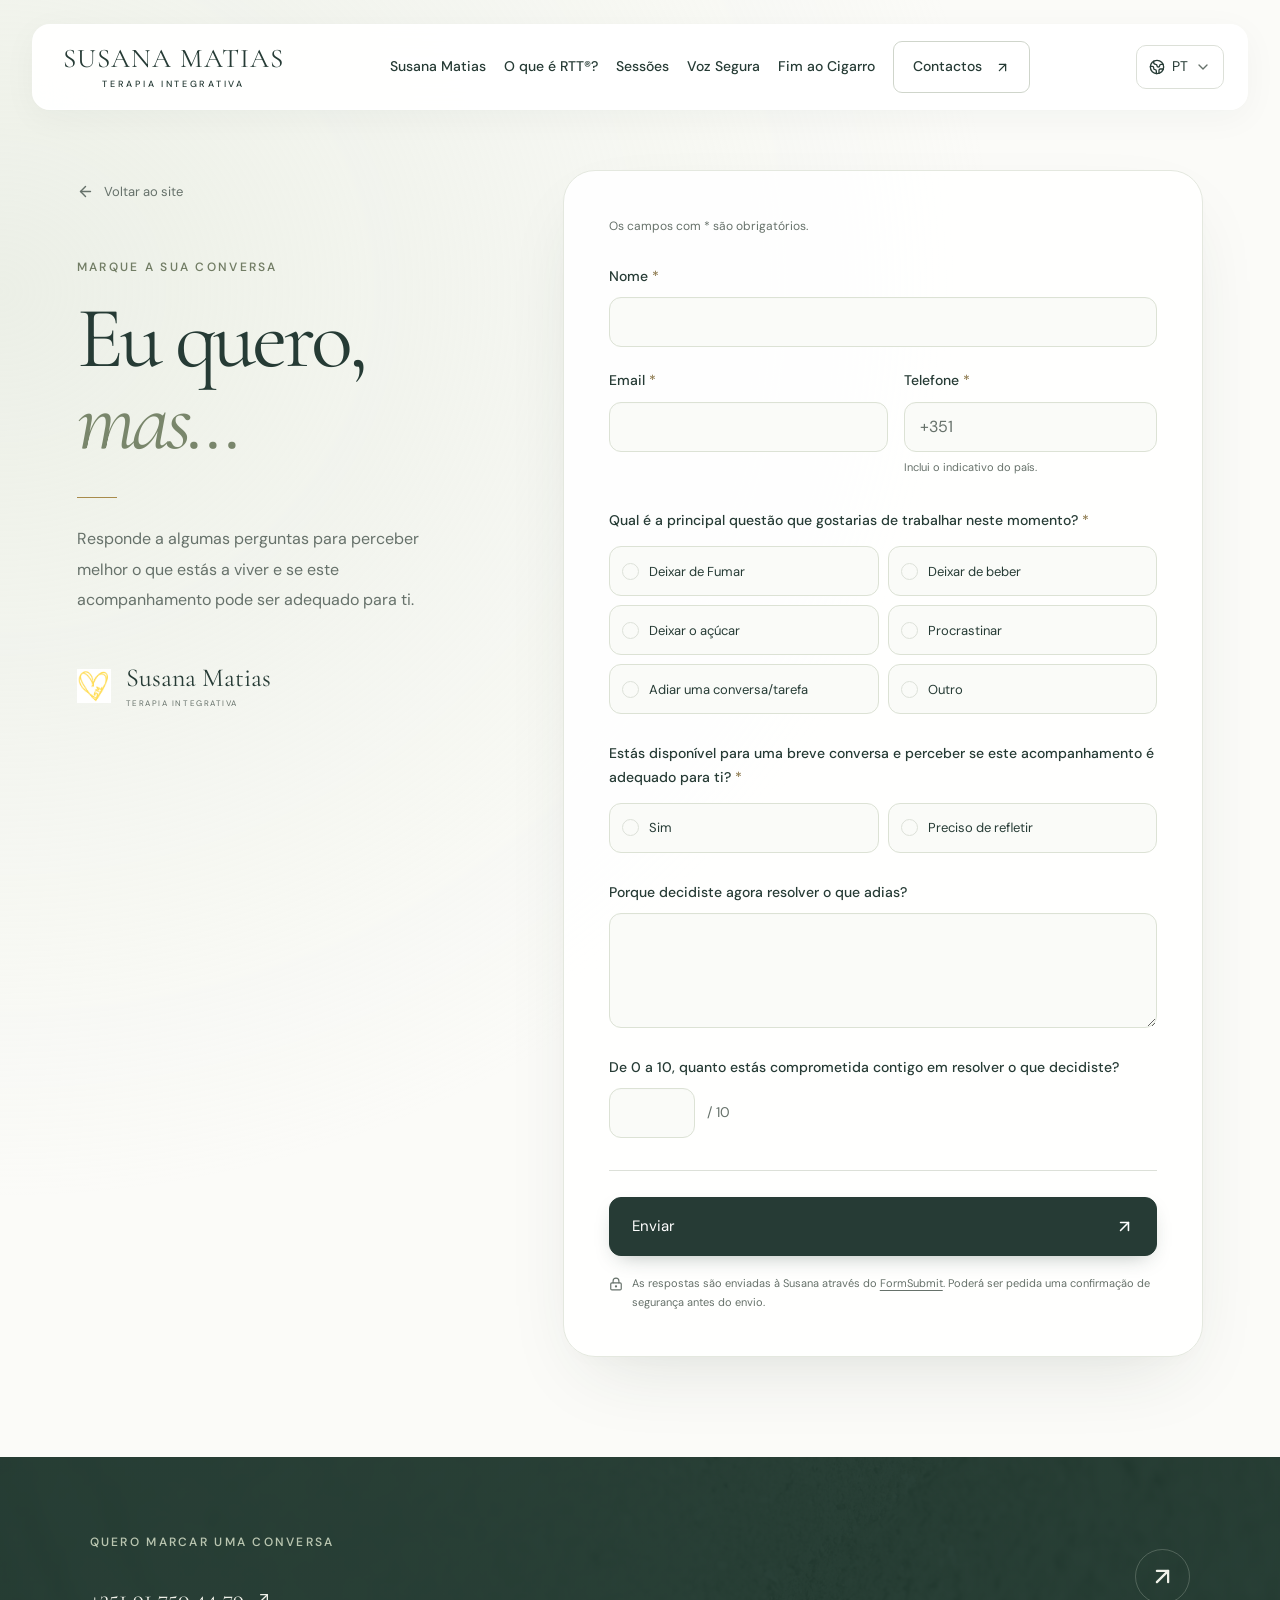
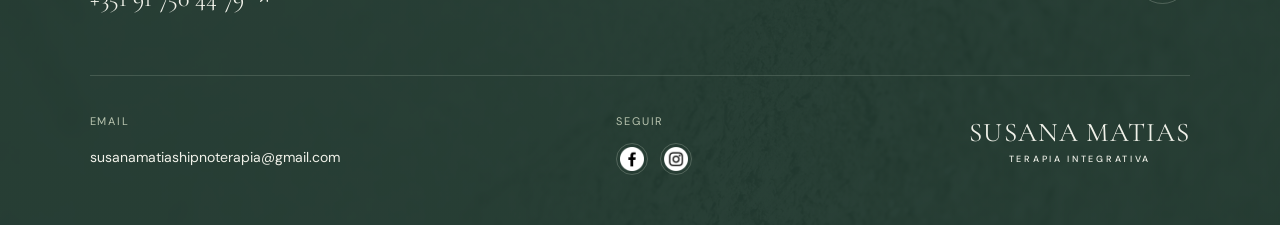
<file: susanawebsite/contactos/index.html>
<!DOCTYPE html><html lang="pt-PT"><head><meta charSet="utf-8"/><meta name="viewport" content="width=device-width, initial-scale=1"/><link rel="stylesheet" href="/susanawebsite/_next/static/css/index.hbXxlwR3.css" data-rsc-css-href="/susanawebsite/_next/static/css/index.hbXxlwR3.css" data-precedence="vite-rsc/importer-resources"/><link rel="modulepreload" fetchPriority="low" href="/susanawebsite/_next/static/chunks/index-CaiFRCT-.js"/><script src="/susanawebsite/_next/static/chunks/rolldown-runtime-C60lm6uB.js" type="module" async=""></script><script src="/susanawebsite/_next/static/chunks/framework-D_rUT4EX.js" type="module" async=""></script><script src="/susanawebsite/_next/static/chunks/navigation-errors-By4dF-Cc.js" type="module" async=""></script><link rel="modulepreload" href="/susanawebsite/_next/static/chunks/layout-segment-context-Drc49N2z.js" crossorigin=""/><link rel="modulepreload" href="/susanawebsite/_next/static/chunks/language-DUkJRK5J.js" crossorigin=""/><link rel="modulepreload" href="/susanawebsite/_next/static/chunks/booking-form-BWcVqaHj.js" crossorigin=""/><link rel="modulepreload" href="/susanawebsite/_next/static/chunks/navigation-Co_4nIP5.js" crossorigin=""/><link rel="modulepreload" href="/susanawebsite/_next/static/chunks/site-footer-CIwty8xu.js" crossorigin=""/><link rel="modulepreload" href="/susanawebsite/_next/static/chunks/radio-group-DIbcsUhW.js" crossorigin=""/><link rel="modulepreload" href="/susanawebsite/_next/static/chunks/arrow-left-DHxVEFeI.js" crossorigin=""/><title>Contactos — Marque uma conversa | Susana Matias</title><meta name="description" content="Entre em contacto com Susana Matias. Responda a algumas perguntas para marcar uma conversa sobre o acompanhamento que procura."/><meta name="robots" content="index, follow"/><meta property="og:title" content="Contactos — Marque uma conversa | Susana Matias"/><meta property="og:description" content="Entre em contacto com Susana Matias. Responda a algumas perguntas para marcar uma conversa sobre o acompanhamento que procura."/><meta property="og:url" content="https://susanamatias.github.io/susanawebsite/contactos/"/><meta property="og:site_name" content="Susana Matias"/><meta property="og:type" content="website"/><meta property="og:locale" content="pt_PT"/><meta property="og:image" content="https://susanamatias.github.io/susanawebsite/images/susana-hero.webp"/><meta name="twitter:card" content="summary_large_image"/><meta name="twitter:title" content="Contactos — Marque uma conversa | Susana Matias"/><meta name="twitter:description" content="Entre em contacto com Susana Matias. Responda a algumas perguntas para marcar uma conversa sobre o acompanhamento que procura."/><meta name="twitter:image" content="https://susanamatias.github.io/susanawebsite/images/susana-hero.webp"/><link rel="icon" href="/susanawebsite/images/heart.png"/><link rel="canonical" href="https://susanamatias.github.io/susanawebsite/contactos/"/><script>Object.assign(((self[Symbol.for("vinext.navigationRuntime")]??={bootstrap:{routeManifest:null},functions:{}}).bootstrap.rsc??={rsc:[]}),{params:{},nav:{"pathname":"/contactos","searchParams":[]}})</script><link rel="modulepreload" href="/susanawebsite/_next/static/chunks/index-CaiFRCT-.js" />
</head><body><script type="application/ld+json">{"@context":"https://schema.org","@graph":[{"@type":"Person","@id":"https://susanamatias.github.io/susanawebsite/#susana","name":"Susana Matias","url":"https://susanamatias.github.io/susanawebsite/","image":"https://susanamatias.github.io/susanawebsite/images/susana-about.webp","email":"susanamatiashipnoterapia@gmail.com","telephone":"+351917504479","sameAs":["https://www.instagram.com/susanamatias","https://www.facebook.com/share/1ghENpaHhE/?mibextid=wwXIfr"]},{"@type":"WebSite","@id":"https://susanamatias.github.io/susanawebsite/#website","url":"https://susanamatias.github.io/susanawebsite/","name":"Susana Matias","inLanguage":"pt-PT","publisher":{"@id":"https://susanamatias.github.io/susanawebsite/#susana"}}]}</script><a class="skip-link" href="#formulario">Saltar para o conteúdo</a><header class="floating-header "><a class="wordmark" aria-label="Susana Matias — início" href="/susanawebsite/"><span>SUSANA MATIAS</span><small>TERAPIA INTEGRATIVA</small></a><button class="menu-toggle" type="button" aria-label="Abrir menu" aria-expanded="false" aria-controls="main-navigation"><svg xmlns="http://www.w3.org/2000/svg" width="22" height="22" viewBox="0 0 24 24" fill="none" stroke="currentColor" stroke-width="2" stroke-linecap="round" stroke-linejoin="round" class="lucide lucide-menu" aria-hidden="true"><path d="M4 5h16"></path><path d="M4 12h16"></path><path d="M4 19h16"></path></svg></button><nav class="main-navigation " id="main-navigation" aria-label="Menu principal"><a href="/susanawebsite/#sobre-mim">Susana Matias</a><a href="/susanawebsite/#rtt">O que é RTT®?</a><a href="/susanawebsite/#sessoes">Sessões</a><a href="/susanawebsite/voz-segura/">Voz Segura</a><a href="/susanawebsite/fim-ao-cigarro/">Fim ao Cigarro</a><a class="nav-contact" href="/susanawebsite/contactos/">Contactos<!-- --> <svg xmlns="http://www.w3.org/2000/svg" width="15" height="15" viewBox="0 0 24 24" fill="none" stroke="currentColor" stroke-width="2" stroke-linecap="round" stroke-linejoin="round" class="lucide lucide-arrow-up-right" aria-hidden="true"><path d="M7 7h10v10"></path><path d="M7 17 17 7"></path></svg></a></nav><div class="header-language"><button type="button" tabindex="0" id="base-ui-_R_h6i_" role="combobox" aria-expanded="false" aria-haspopup="listbox" data-slot="select-trigger" data-size="default" aria-label="Idioma" class="flex w-fit items-center justify-between gap-1.5 rounded-lg border border-input bg-transparent py-2 pr-2 pl-2.5 text-sm whitespace-nowrap transition-colors outline-none select-none focus-visible:border-ring focus-visible:ring-3 focus-visible:ring-ring/50 disabled:cursor-not-allowed disabled:opacity-50 aria-invalid:border-destructive aria-invalid:ring-3 aria-invalid:ring-destructive/20 data-placeholder:text-muted-foreground data-[size=default]:h-8 data-[size=sm]:h-7 data-[size=sm]:rounded-[min(var(--radius-md),10px)] *:data-[slot=select-value]:line-clamp-1 *:data-[slot=select-value]:flex *:data-[slot=select-value]:items-center *:data-[slot=select-value]:gap-1.5 dark:bg-input/30 dark:hover:bg-input/50 dark:aria-invalid:border-destructive/50 dark:aria-invalid:ring-destructive/40 [&amp;_svg]:pointer-events-none [&amp;_svg]:shrink-0 [&amp;_svg:not([class*=&#x27;size-&#x27;])]:size-4 language-trigger"><svg xmlns="http://www.w3.org/2000/svg" width="16" height="16" viewBox="0 0 24 24" fill="none" stroke="currentColor" stroke-width="2" stroke-linecap="round" stroke-linejoin="round" class="lucide lucide-earth" aria-hidden="true"><path d="M21.54 15H17a2 2 0 0 0-2 2v4.54"></path><path d="M7 3.34V5a3 3 0 0 0 3 3a2 2 0 0 1 2 2c0 1.1.9 2 2 2a2 2 0 0 0 2-2c0-1.1.9-2 2-2h3.17"></path><path d="M11 21.95V18a2 2 0 0 0-2-2a2 2 0 0 1-2-2v-1a2 2 0 0 0-2-2H2.05"></path><circle cx="12" cy="12" r="10"></circle></svg><span>PT</span><svg xmlns="http://www.w3.org/2000/svg" width="24" height="24" viewBox="0 0 24 24" fill="none" stroke="currentColor" stroke-width="2" stroke-linecap="round" stroke-linejoin="round" class="lucide lucide-chevron-down pointer-events-none size-4 text-muted-foreground" aria-hidden="true"><path d="m6 9 6 6 6-6"></path>▼</svg></button><input id="base-ui-_R_h6i_-hidden-input" style="clip-path:inset(50%);overflow:hidden;white-space:nowrap;border:0;padding:0;width:1px;height:1px;margin:-1px;position:fixed;top:0;left:0" tabindex="-1" aria-hidden="true" value="pt"/></div></header><main class="booking-page" id="formulario"><div class="booking-layout"><aside class="booking-intro"><a class="booking-back" href="/susanawebsite/"><svg xmlns="http://www.w3.org/2000/svg" width="17" height="17" viewBox="0 0 24 24" fill="none" stroke="currentColor" stroke-width="2" stroke-linecap="round" stroke-linejoin="round" class="lucide lucide-arrow-left" aria-hidden="true"><path d="m12 19-7-7 7-7"></path><path d="M19 12H5"></path></svg>Voltar ao site</a><span class="eyebrow">MARQUE A SUA CONVERSA</span><h1>Eu quero,<br/><em>mas...</em></h1><span class="small-rule"></span><p>Responde a algumas perguntas para perceber melhor o que estás a viver e se este acompanhamento pode ser adequado para ti.</p><div class="booking-signature"><img src="/susanawebsite/images/heart.png" width="348" height="352" alt=""/><div><span>Susana Matias</span><small>TERAPIA INTEGRATIVA</small></div></div></aside><form class="booking-card" accept-charset="UTF-8" aria-label="Marque a sua conversa" action="https://formsubmit.co/susanamatiashipnoterapia@gmail.com" method="POST"><input type="hidden" name="_subject" value="Nova conversa — Susana Matias"/><input type="hidden" name="_template" value="table"/><input type="hidden" name="Idioma" value="Português"/><input type="text" class="booking-honey" tabindex="-1" autoComplete="off" aria-hidden="true" name="_honey"/><p class="required-note">Os campos com * são obrigatórios.</p><div class="booking-field"><label for="booking-name">Nome<!-- --> <span class="required-mark" aria-hidden="true">*</span></label><input id="booking-name" data-slot="input" autoComplete="name" required="" maxLength="120" pattern=".*\S.*" class="h-8 w-full min-w-0 rounded-lg border border-input bg-transparent px-2.5 py-1 text-base transition-colors outline-none file:inline-flex file:h-6 file:border-0 file:bg-transparent file:text-sm file:font-medium file:text-foreground placeholder:text-muted-foreground focus-visible:border-ring focus-visible:ring-3 focus-visible:ring-ring/50 disabled:pointer-events-none disabled:cursor-not-allowed disabled:bg-input/50 disabled:opacity-50 aria-invalid:border-destructive aria-invalid:ring-3 aria-invalid:ring-destructive/20 md:text-sm dark:bg-input/30 dark:disabled:bg-input/80 dark:aria-invalid:border-destructive/50 dark:aria-invalid:ring-destructive/40 booking-input" name="Nome"/></div><div class="booking-row"><div class="booking-field"><label for="booking-email">Email <span class="required-mark" aria-hidden="true">*</span></label><input id="booking-email" type="email" data-slot="input" autoComplete="email" required="" maxLength="254" class="h-8 w-full min-w-0 rounded-lg border border-input bg-transparent px-2.5 py-1 text-base transition-colors outline-none file:inline-flex file:h-6 file:border-0 file:bg-transparent file:text-sm file:font-medium file:text-foreground placeholder:text-muted-foreground focus-visible:border-ring focus-visible:ring-3 focus-visible:ring-ring/50 disabled:pointer-events-none disabled:cursor-not-allowed disabled:bg-input/50 disabled:opacity-50 aria-invalid:border-destructive aria-invalid:ring-3 aria-invalid:ring-destructive/20 md:text-sm dark:bg-input/30 dark:disabled:bg-input/80 dark:aria-invalid:border-destructive/50 dark:aria-invalid:ring-destructive/40 booking-input" name="email"/></div><div class="booking-field"><label for="booking-phone">Telefone<!-- --> <span class="required-mark" aria-hidden="true">*</span></label><input id="booking-phone" type="tel" data-slot="input" autoComplete="tel" placeholder="+351" required="" minLength="7" maxLength="30" pattern="\+?[0-9][0-9\s.\(\)\-]{5,27}[0-9]" aria-describedby="phone-hint" class="h-8 w-full min-w-0 rounded-lg border border-input bg-transparent px-2.5 py-1 text-base transition-colors outline-none file:inline-flex file:h-6 file:border-0 file:bg-transparent file:text-sm file:font-medium file:text-foreground placeholder:text-muted-foreground focus-visible:border-ring focus-visible:ring-3 focus-visible:ring-ring/50 disabled:pointer-events-none disabled:cursor-not-allowed disabled:bg-input/50 disabled:opacity-50 aria-invalid:border-destructive aria-invalid:ring-3 aria-invalid:ring-destructive/20 md:text-sm dark:bg-input/30 dark:disabled:bg-input/80 dark:aria-invalid:border-destructive/50 dark:aria-invalid:ring-destructive/40 booking-input" name="Telefone"/><span class="field-hint" id="phone-hint">Inclui o indicativo do país.</span></div></div><fieldset class="booking-field booking-question"><legend id="topic-label">Qual é a principal questão que gostarias de trabalhar neste momento?<!-- --> <span class="required-mark" aria-hidden="true">*</span></legend><div data-required="" role="radiogroup" aria-required="true" aria-labelledby="topic-label" data-slot="radio-group" aria-invalid="false" class="grid gap-2 w-full booking-choices"><label class="booking-choice" for="topic-0"><span data-required="" data-unchecked="" role="radio" tabindex="-1" aria-checked="false" id="base-ui-_R_jkpmi_" data-slot="radio-group-item" class="border-input dark:bg-input/30 data-checked:bg-primary data-checked:text-primary-foreground dark:data-checked:bg-primary data-checked:border-primary aria-invalid:aria-checked:border-primary aria-invalid:border-destructive focus-visible:border-ring focus-visible:ring-ring/50 aria-invalid:ring-destructive/20 dark:aria-invalid:ring-destructive/40 dark:aria-invalid:border-destructive/50 flex size-4 rounded-full focus-visible:ring-3 aria-invalid:ring-3 group-has-[:focus-visible]/field-label:ring-0 group-has-[:focus-visible]/field-label:not-data-checked:border-input group-has-[:focus-visible]/field-label:data-checked:border-primary group/radio-group-item peer relative aspect-square shrink-0 border outline-none after:absolute after:-inset-x-3 after:-inset-y-2 disabled:cursor-not-allowed disabled:opacity-50"></span><input type="radio" id="topic-0" tabindex="-1" style="clip-path:inset(50%);overflow:hidden;white-space:nowrap;border:0;padding:0;width:1px;height:1px;margin:-1px;position:absolute" aria-hidden="true" required="" name="Qual é a principal questão que gostarias de trabalhar neste momento?" value="Deixar de Fumar"/><span>Deixar de Fumar</span></label><label class="booking-choice" for="topic-1"><span data-required="" data-unchecked="" role="radio" tabindex="-1" aria-checked="false" id="base-ui-_R_lkpmi_" data-slot="radio-group-item" class="border-input dark:bg-input/30 data-checked:bg-primary data-checked:text-primary-foreground dark:data-checked:bg-primary data-checked:border-primary aria-invalid:aria-checked:border-primary aria-invalid:border-destructive focus-visible:border-ring focus-visible:ring-ring/50 aria-invalid:ring-destructive/20 dark:aria-invalid:ring-destructive/40 dark:aria-invalid:border-destructive/50 flex size-4 rounded-full focus-visible:ring-3 aria-invalid:ring-3 group-has-[:focus-visible]/field-label:ring-0 group-has-[:focus-visible]/field-label:not-data-checked:border-input group-has-[:focus-visible]/field-label:data-checked:border-primary group/radio-group-item peer relative aspect-square shrink-0 border outline-none after:absolute after:-inset-x-3 after:-inset-y-2 disabled:cursor-not-allowed disabled:opacity-50"></span><input type="radio" id="topic-1" tabindex="-1" style="clip-path:inset(50%);overflow:hidden;white-space:nowrap;border:0;padding:0;width:1px;height:1px;margin:-1px;position:absolute" aria-hidden="true" required="" name="Qual é a principal questão que gostarias de trabalhar neste momento?" value="Deixar de beber"/><span>Deixar de beber</span></label><label class="booking-choice" for="topic-2"><span data-required="" data-unchecked="" role="radio" tabindex="-1" aria-checked="false" id="base-ui-_R_nkpmi_" data-slot="radio-group-item" class="border-input dark:bg-input/30 data-checked:bg-primary data-checked:text-primary-foreground dark:data-checked:bg-primary data-checked:border-primary aria-invalid:aria-checked:border-primary aria-invalid:border-destructive focus-visible:border-ring focus-visible:ring-ring/50 aria-invalid:ring-destructive/20 dark:aria-invalid:ring-destructive/40 dark:aria-invalid:border-destructive/50 flex size-4 rounded-full focus-visible:ring-3 aria-invalid:ring-3 group-has-[:focus-visible]/field-label:ring-0 group-has-[:focus-visible]/field-label:not-data-checked:border-input group-has-[:focus-visible]/field-label:data-checked:border-primary group/radio-group-item peer relative aspect-square shrink-0 border outline-none after:absolute after:-inset-x-3 after:-inset-y-2 disabled:cursor-not-allowed disabled:opacity-50"></span><input type="radio" id="topic-2" tabindex="-1" style="clip-path:inset(50%);overflow:hidden;white-space:nowrap;border:0;padding:0;width:1px;height:1px;margin:-1px;position:absolute" aria-hidden="true" required="" name="Qual é a principal questão que gostarias de trabalhar neste momento?" value="Deixar o açúcar"/><span>Deixar o açúcar</span></label><label class="booking-choice" for="topic-3"><span data-required="" data-unchecked="" role="radio" tabindex="-1" aria-checked="false" id="base-ui-_R_pkpmi_" data-slot="radio-group-item" class="border-input dark:bg-input/30 data-checked:bg-primary data-checked:text-primary-foreground dark:data-checked:bg-primary data-checked:border-primary aria-invalid:aria-checked:border-primary aria-invalid:border-destructive focus-visible:border-ring focus-visible:ring-ring/50 aria-invalid:ring-destructive/20 dark:aria-invalid:ring-destructive/40 dark:aria-invalid:border-destructive/50 flex size-4 rounded-full focus-visible:ring-3 aria-invalid:ring-3 group-has-[:focus-visible]/field-label:ring-0 group-has-[:focus-visible]/field-label:not-data-checked:border-input group-has-[:focus-visible]/field-label:data-checked:border-primary group/radio-group-item peer relative aspect-square shrink-0 border outline-none after:absolute after:-inset-x-3 after:-inset-y-2 disabled:cursor-not-allowed disabled:opacity-50"></span><input type="radio" id="topic-3" tabindex="-1" style="clip-path:inset(50%);overflow:hidden;white-space:nowrap;border:0;padding:0;width:1px;height:1px;margin:-1px;position:absolute" aria-hidden="true" required="" name="Qual é a principal questão que gostarias de trabalhar neste momento?" value="Procrastinar"/><span>Procrastinar</span></label><label class="booking-choice" for="topic-4"><span data-required="" data-unchecked="" role="radio" tabindex="-1" aria-checked="false" id="base-ui-_R_rkpmi_" data-slot="radio-group-item" class="border-input dark:bg-input/30 data-checked:bg-primary data-checked:text-primary-foreground dark:data-checked:bg-primary data-checked:border-primary aria-invalid:aria-checked:border-primary aria-invalid:border-destructive focus-visible:border-ring focus-visible:ring-ring/50 aria-invalid:ring-destructive/20 dark:aria-invalid:ring-destructive/40 dark:aria-invalid:border-destructive/50 flex size-4 rounded-full focus-visible:ring-3 aria-invalid:ring-3 group-has-[:focus-visible]/field-label:ring-0 group-has-[:focus-visible]/field-label:not-data-checked:border-input group-has-[:focus-visible]/field-label:data-checked:border-primary group/radio-group-item peer relative aspect-square shrink-0 border outline-none after:absolute after:-inset-x-3 after:-inset-y-2 disabled:cursor-not-allowed disabled:opacity-50"></span><input type="radio" id="topic-4" tabindex="-1" style="clip-path:inset(50%);overflow:hidden;white-space:nowrap;border:0;padding:0;width:1px;height:1px;margin:-1px;position:absolute" aria-hidden="true" required="" name="Qual é a principal questão que gostarias de trabalhar neste momento?" value="Adiar uma conversa/tarefa"/><span>Adiar uma conversa/tarefa</span></label><label class="booking-choice" for="topic-5"><span data-required="" data-unchecked="" role="radio" tabindex="-1" aria-checked="false" id="base-ui-_R_tkpmi_" data-slot="radio-group-item" class="border-input dark:bg-input/30 data-checked:bg-primary data-checked:text-primary-foreground dark:data-checked:bg-primary data-checked:border-primary aria-invalid:aria-checked:border-primary aria-invalid:border-destructive focus-visible:border-ring focus-visible:ring-ring/50 aria-invalid:ring-destructive/20 dark:aria-invalid:ring-destructive/40 dark:aria-invalid:border-destructive/50 flex size-4 rounded-full focus-visible:ring-3 aria-invalid:ring-3 group-has-[:focus-visible]/field-label:ring-0 group-has-[:focus-visible]/field-label:not-data-checked:border-input group-has-[:focus-visible]/field-label:data-checked:border-primary group/radio-group-item peer relative aspect-square shrink-0 border outline-none after:absolute after:-inset-x-3 after:-inset-y-2 disabled:cursor-not-allowed disabled:opacity-50"></span><input type="radio" id="topic-5" tabindex="-1" style="clip-path:inset(50%);overflow:hidden;white-space:nowrap;border:0;padding:0;width:1px;height:1px;margin:-1px;position:absolute" aria-hidden="true" required="" name="Qual é a principal questão que gostarias de trabalhar neste momento?" value="Outro"/><span>Outro</span></label></div></fieldset><fieldset class="booking-field booking-question"><legend id="availability-label">Estás disponível para uma breve conversa e perceber se este acompanhamento é adequado para ti?<!-- --> <span class="required-mark" aria-hidden="true">*</span></legend><div data-required="" role="radiogroup" aria-required="true" aria-labelledby="availability-label" data-slot="radio-group" aria-invalid="false" class="grid gap-2 w-full booking-choices"><label class="booking-choice" for="availability-0"><span data-required="" data-unchecked="" role="radio" tabindex="-1" aria-checked="false" id="base-ui-_R_bl9mi_" data-slot="radio-group-item" class="border-input dark:bg-input/30 data-checked:bg-primary data-checked:text-primary-foreground dark:data-checked:bg-primary data-checked:border-primary aria-invalid:aria-checked:border-primary aria-invalid:border-destructive focus-visible:border-ring focus-visible:ring-ring/50 aria-invalid:ring-destructive/20 dark:aria-invalid:ring-destructive/40 dark:aria-invalid:border-destructive/50 flex size-4 rounded-full focus-visible:ring-3 aria-invalid:ring-3 group-has-[:focus-visible]/field-label:ring-0 group-has-[:focus-visible]/field-label:not-data-checked:border-input group-has-[:focus-visible]/field-label:data-checked:border-primary group/radio-group-item peer relative aspect-square shrink-0 border outline-none after:absolute after:-inset-x-3 after:-inset-y-2 disabled:cursor-not-allowed disabled:opacity-50"></span><input type="radio" id="availability-0" tabindex="-1" style="clip-path:inset(50%);overflow:hidden;white-space:nowrap;border:0;padding:0;width:1px;height:1px;margin:-1px;position:absolute" aria-hidden="true" required="" name="Estás disponível para uma breve conversa e perceber se este acompanhamento é adequado para ti?" value="Sim"/><span>Sim</span></label><label class="booking-choice" for="availability-1"><span data-required="" data-unchecked="" role="radio" tabindex="-1" aria-checked="false" id="base-ui-_R_dl9mi_" data-slot="radio-group-item" class="border-input dark:bg-input/30 data-checked:bg-primary data-checked:text-primary-foreground dark:data-checked:bg-primary data-checked:border-primary aria-invalid:aria-checked:border-primary aria-invalid:border-destructive focus-visible:border-ring focus-visible:ring-ring/50 aria-invalid:ring-destructive/20 dark:aria-invalid:ring-destructive/40 dark:aria-invalid:border-destructive/50 flex size-4 rounded-full focus-visible:ring-3 aria-invalid:ring-3 group-has-[:focus-visible]/field-label:ring-0 group-has-[:focus-visible]/field-label:not-data-checked:border-input group-has-[:focus-visible]/field-label:data-checked:border-primary group/radio-group-item peer relative aspect-square shrink-0 border outline-none after:absolute after:-inset-x-3 after:-inset-y-2 disabled:cursor-not-allowed disabled:opacity-50"></span><input type="radio" id="availability-1" tabindex="-1" style="clip-path:inset(50%);overflow:hidden;white-space:nowrap;border:0;padding:0;width:1px;height:1px;margin:-1px;position:absolute" aria-hidden="true" required="" name="Estás disponível para uma breve conversa e perceber se este acompanhamento é adequado para ti?" value="Preciso de refletir"/><span>Preciso de refletir</span></label></div></fieldset><div class="booking-field booking-question"><label for="booking-motivation">Porque decidiste agora resolver o que adias?</label><textarea data-slot="textarea" class="flex field-sizing-content min-h-16 w-full rounded-lg border border-input bg-transparent px-2.5 py-2 text-base transition-colors outline-none placeholder:text-muted-foreground focus-visible:border-ring focus-visible:ring-3 focus-visible:ring-ring/50 disabled:cursor-not-allowed disabled:bg-input/50 disabled:opacity-50 aria-invalid:border-destructive aria-invalid:ring-3 aria-invalid:ring-destructive/20 md:text-sm dark:bg-input/30 dark:disabled:bg-input/80 dark:aria-invalid:border-destructive/50 dark:aria-invalid:ring-destructive/40 booking-input booking-textarea" id="booking-motivation" name="Porque decidiste agora resolver o que adias?" rows="4" maxLength="4000"></textarea></div><div class="booking-field booking-question"><label for="booking-commitment">De 0 a 10, quanto estás comprometida contigo em resolver o que decidiste?</label><div class="commitment-control"><input id="booking-commitment" type="number" data-slot="input" min="0" max="10" step="1" class="h-8 w-full min-w-0 rounded-lg border border-input bg-transparent px-2.5 py-1 text-base transition-colors outline-none file:inline-flex file:h-6 file:border-0 file:bg-transparent file:text-sm file:font-medium file:text-foreground placeholder:text-muted-foreground focus-visible:border-ring focus-visible:ring-3 focus-visible:ring-ring/50 disabled:pointer-events-none disabled:cursor-not-allowed disabled:bg-input/50 disabled:opacity-50 aria-invalid:border-destructive aria-invalid:ring-3 aria-invalid:ring-destructive/20 md:text-sm dark:bg-input/30 dark:disabled:bg-input/80 dark:aria-invalid:border-destructive/50 dark:aria-invalid:ring-destructive/40 booking-input" name="Compromisso (0 a 10)"/><span aria-hidden="true">/ 10</span></div></div><div class="booking-submit-area"><button class="solid-button booking-submit" type="submit">Enviar<svg xmlns="http://www.w3.org/2000/svg" width="19" height="19" viewBox="0 0 24 24" fill="none" stroke="currentColor" stroke-width="2" stroke-linecap="round" stroke-linejoin="round" class="lucide lucide-arrow-up-right" aria-hidden="true"><path d="M7 7h10v10"></path><path d="M7 17 17 7"></path></svg></button><p class="booking-delivery-note"><svg xmlns="http://www.w3.org/2000/svg" width="14" height="14" viewBox="0 0 24 24" fill="none" stroke="currentColor" stroke-width="2" stroke-linecap="round" stroke-linejoin="round" class="lucide lucide-lock-keyhole" aria-hidden="true"><circle cx="12" cy="16" r="1"></circle><rect x="3" y="10" width="18" height="12" rx="2"></rect><path d="M7 10V7a5 5 0 0 1 10 0v3"></path></svg><span>As respostas são enviadas à Susana através do<!-- --> <a href="https://formsubmit.co/privacy.pdf" target="_blank" rel="noreferrer">FormSubmit</a>.<!-- --> <!-- -->Poderá ser pedida uma confirmação de segurança antes do envio.</span></p></div></form></div></main><footer class="section contact" id="contatos"><div class="contact-top"><div><span class="eyebrow">QUERO MARCAR UMA CONVERSA</span><a class="contact-phone" href="https://wa.me/351917504479" target="_blank" rel="noopener noreferrer" aria-label="WhatsApp: +351 91 750 44 79" title="WhatsApp">+351 91 750 44 79 <svg xmlns="http://www.w3.org/2000/svg" width="24" height="24" viewBox="0 0 24 24" fill="none" stroke="currentColor" stroke-width="2" stroke-linecap="round" stroke-linejoin="round" class="lucide lucide-arrow-up-right" aria-hidden="true"><path d="M7 7h10v10"></path><path d="M7 17 17 7"></path></svg></a></div><a class="back-top" href="#formulario" aria-label="Voltar ao início"><svg xmlns="http://www.w3.org/2000/svg" width="27" height="27" viewBox="0 0 24 24" fill="none" stroke="currentColor" stroke-width="2" stroke-linecap="round" stroke-linejoin="round" class="lucide lucide-arrow-up-right" aria-hidden="true"><path d="M7 7h10v10"></path><path d="M7 17 17 7"></path></svg></a></div><div class="contact-bottom"><div><h2>EMAIL</h2><a class="contact-email" href="mailto:susanamatiashipnoterapia@gmail.com">susanamatiashipnoterapia@gmail.com</a></div><div><h2>SEGUIR</h2><div class="social-links" aria-label="Redes sociais"><a href="https://www.facebook.com/share/1ghENpaHhE/?mibextid=wwXIfr" aria-label="Facebook"><img src="/susanawebsite/images/facebook.png" alt="" width="24" height="24" loading="lazy"/></a><a href="https://www.instagram.com/susanamatias" aria-label="Instagram"><img src="/susanawebsite/images/instagram.png" alt="" width="24" height="24" loading="lazy"/></a></div></div><a class="wordmark footer-wordmark" href="/susanawebsite/"><span>SUSANA MATIAS</span><small>TERAPIA INTEGRATIVA</small></a></div></footer><script type="module" src="/susanawebsite/_next/static/chunks/index-CaiFRCT-.js" id="_R_" async=""></script><script>((self[Symbol.for("vinext.navigationRuntime")]??={bootstrap:{routeManifest:null},functions:{}}).bootstrap.rsc??={rsc:[]}).rsc.push("0:{\"page:/contactos\":\"$L1\",\"layout:/\":\"$L2\",\"route:/contactos\":\"$L3\",\"__route\":\"route:/contactos\",\"__interceptionContext\":null,\"__layoutIds\":[\"layout:/\"],\"__rootLayout\":\"/\",\"__bfcacheSegmentIdentities\":{\"layout:/\":\"[\\\"layout\\\",\\\"layout:/\\\",\\\"root-boundary:/\\\",\\\"\\\"]\",\"page:/contactos\":\"[\\\"page\\\",\\\"page:/contactos\\\",\\\"root-boundary:/\\\",\\\"[\\\\\\\"contactos\\\\\\\"]\\\"]\"},\"__srcPage\":[\"contactos\",\"page\"],\"__layoutFlags\":{\"layout:/\":\"s\"},\"__artifactCompatibility\":{\"schemaVersion\":1,\"graphVersion\":\"app-route-graph:88419dff92d06265\",\"deploymentVersion\":\"887c790b-6e8c-4751-952a-38a8a0e69680\",\"appElementsSchemaVersion\":1,\"rscPayloadSchemaVersion\":1,\"rootBoundaryId\":\"/\",\"renderEpoch\":null}}\n")</script><script>((self[Symbol.for("vinext.navigationRuntime")]??={bootstrap:{routeManifest:null},functions:{}}).bootstrap.rsc??={rsc:[]}).rsc.push("4:I[\"544a703b9824\",[],\"LanguageProvider\",1]\n")</script><script>((self[Symbol.for("vinext.navigationRuntime")]??={bootstrap:{routeManifest:null},functions:{}}).bootstrap.rsc??={rsc:[]}).rsc.push("5:I[\"3bb4c73cb361\",[],\"Children\",1]\n")</script><script>((self[Symbol.for("vinext.navigationRuntime")]??={bootstrap:{routeManifest:null},functions:{}}).bootstrap.rsc??={rsc:[]}).rsc.push("6:I[\"0bef8629d058\",[],\"GlobalErrorBoundary\",1]\n")</script><script>((self[Symbol.for("vinext.navigationRuntime")]??={bootstrap:{routeManifest:null},functions:{}}).bootstrap.rsc??={rsc:[]}).rsc.push("7:I[\"a7f3f1d63985\",[],\"default\",1]\n")</script><script>((self[Symbol.for("vinext.navigationRuntime")]??={bootstrap:{routeManifest:null},functions:{}}).bootstrap.rsc??={rsc:[]}).rsc.push("8:I[\"0bef8629d058\",[],\"ErrorBoundary\",1]\n")</script><script>((self[Symbol.for("vinext.navigationRuntime")]??={bootstrap:{routeManifest:null},functions:{}}).bootstrap.rsc??={rsc:[]}).rsc.push("9:I[\"bcc88b3729e4\",[],\"LayoutSegmentProvider\",1]\n")</script><script>((self[Symbol.for("vinext.navigationRuntime")]??={bootstrap:{routeManifest:null},functions:{}}).bootstrap.rsc??={rsc:[]}).rsc.push("a:I[\"3bb4c73cb361\",[],\"Slot\",1]\n")</script><script>((self[Symbol.for("vinext.navigationRuntime")]??={bootstrap:{routeManifest:null},functions:{}}).bootstrap.rsc??={rsc:[]}).rsc.push("b:I[\"0bef8629d058\",[],\"NotFoundBoundary\",1]\n")</script><script>((self[Symbol.for("vinext.navigationRuntime")]??={bootstrap:{routeManifest:null},functions:{}}).bootstrap.rsc??={rsc:[]}).rsc.push("c:I[\"fdec6512cad3\",[],\"AppRouterScrollTarget\",1]\n")</script><script>((self[Symbol.for("vinext.navigationRuntime")]??={bootstrap:{routeManifest:null},functions:{}}).bootstrap.rsc??={rsc:[]}).rsc.push("d:I[\"0bef8629d058\",[],\"RedirectBoundary\",1]\n")</script><script>((self[Symbol.for("vinext.navigationRuntime")]??={bootstrap:{routeManifest:null},functions:{}}).bootstrap.rsc??={rsc:[]}).rsc.push(":HL[\"/susanawebsite/_next/static/css/index.hbXxlwR3.css\",\"style\"     ]\n")</script><script>((self[Symbol.for("vinext.navigationRuntime")]??={bootstrap:{routeManifest:null},functions:{}}).bootstrap.rsc??={rsc:[]}).rsc.push("2:[[[\"$\",\"link\",\"css:/susanawebsite/_next/static/css/index.hbXxlwR3.css\",{\"rel\":\"stylesheet\",\"precedence\":\"vite-rsc/importer-resources\",\"href\":\"/susanawebsite/_next/static/css/index.hbXxlwR3.css\",\"data-rsc-css-href\":\"/susanawebsite/_next/static/css/index.hbXxlwR3.css\"}],\"$undefined\"],[\"$\",\"html\",null,{\"lang\":\"pt-PT\",\"children\":[\"$\",\"body\",null,{\"children\":[[\"$\",\"script\",null,{\"type\":\"application/ld+json\",\"dangerouslySetInnerHTML\":{\"__html\":\"{\\\"@context\\\":\\\"https://schema.org\\\",\\\"@graph\\\":[{\\\"@type\\\":\\\"Person\\\",\\\"@id\\\":\\\"https://susanamatias.github.io/susanawebsite/#susana\\\",\\\"name\\\":\\\"Susana Matias\\\",\\\"url\\\":\\\"https://susanamatias.github.io/susanawebsite/\\\",\\\"image\\\":\\\"https://susanamatias.github.io/susanawebsite/images/susana-about.webp\\\",\\\"email\\\":\\\"susanamatiashipnoterapia@gmail.com\\\",\\\"telephone\\\":\\\"+351917504479\\\",\\\"sameAs\\\":[\\\"https://www.instagram.com/susanamatias\\\",\\\"https://www.facebook.com/share/1ghENpaHhE/?mibextid=wwXIfr\\\"]},{\\\"@type\\\":\\\"WebSite\\\",\\\"@id\\\":\\\"https://susanamatias.github.io/susanawebsite/#website\\\",\\\"url\\\":\\\"https://susanamatias.github.io/susanawebsite/\\\",\\\"name\\\":\\\"Susana Matias\\\",\\\"inLanguage\\\":\\\"pt-PT\\\",\\\"publisher\\\":{\\\"@id\\\":\\\"https://susanamatias.github.io/susanawebsite/#susana\\\"}}]}\"}}],[\"$\",\"$L4\",null,{\"initialLanguage\":\"pt\",\"children\":[\"$\",\"$L5\",null,{}]}]]}]}]]\n")</script><script>((self[Symbol.for("vinext.navigationRuntime")]??={bootstrap:{routeManifest:null},functions:{}}).bootstrap.rsc??={rsc:[]}).rsc.push("3:[[[\"$\",\"meta\",null,{\"charSet\":\"utf-8\"}],[[\"$\",\"title\",\"0\",{\"children\":\"Contactos — Marque uma conversa | Susana Matias\"}],[\"$\",\"meta\",\"1\",{\"name\":\"description\",\"content\":\"Entre em contacto com Susana Matias. Responda a algumas perguntas para marcar uma conversa sobre o acompanhamento que procura.\"}],[\"$\",\"meta\",\"2\",{\"name\":\"robots\",\"content\":\"index, follow\"}],[\"$\",\"meta\",\"3\",{\"property\":\"og:title\",\"content\":\"Contactos — Marque uma conversa | Susana Matias\"}],[\"$\",\"meta\",\"4\",{\"property\":\"og:description\",\"content\":\"Entre em contacto com Susana Matias. Responda a algumas perguntas para marcar uma conversa sobre o acompanhamento que procura.\"}],[\"$\",\"meta\",\"5\",{\"property\":\"og:url\",\"content\":\"https://susanamatias.github.io/susanawebsite/contactos/\"}],[\"$\",\"meta\",\"6\",{\"property\":\"og:site_name\",\"content\":\"Susana Matias\"}],[\"$\",\"meta\",\"7\",{\"property\":\"og:type\",\"content\":\"website\"}],[\"$\",\"meta\",\"8\",{\"property\":\"og:locale\",\"content\":\"pt_PT\"}],[\"$\",\"meta\",\"9\",{\"property\":\"og:image\",\"content\":\"https://susanamatias.github.io/susanawebsite/images/susana-hero.webp\"}],[\"$\",\"meta\",\"10\",{\"name\":\"twitter:card\",\"content\":\"summary_large_image\"}],[\"$\",\"meta\",\"11\",{\"name\":\"twitter:title\",\"content\":\"Contactos — Marque uma conversa | Susana Matias\"}],[\"$\",\"meta\",\"12\",{\"name\":\"twitter:description\",\"content\":\"Entre em contacto com Susana Matias. Responda a algumas perguntas para marcar uma conversa sobre o acompanhamento que procura.\"}],[\"$\",\"meta\",\"13\",{\"name\":\"twitter:image\",\"content\":\"https://susanamatias.github.io/susanawebsite/images/susana-hero.webp\"}],[\"$\",\"link\",\"14\",{\"data-vinext-streamed-icon\":\"$undefined\",\"rel\":\"icon\",\"href\":\"/susanawebsite/images/heart.png\",\"type\":\"$undefined\",\"sizes\":\"$undefined\",\"color\":\"$undefined\",\"media\":\"$undefined\",\"fetchPriority\":\"$undefined\"}],[\"$\",\"link\",\"15\",{\"rel\":\"canonical\",\"href\":\"https://susanamatias.github.io/susanawebsite/contactos/\"}]],[[\"$\",\"meta\",\"0\",{\"name\":\"viewport\",\"content\":\"width=device-width, initial-scale=1\"}]]],[\"$\",\"$L6\",null,{\"fallback\":\"$7\",\"children\":[\"$\",\"$L8\",null,{\"fallback\":\"$7\",\"children\":[\"$\",\"$L9\",null,{\"providerId\":\"layout:/\",\"segmentMap\":{\"children\":[\"contactos\"]},\"children\":[\"$\",\"$La\",null,{\"id\":\"layout:/\",\"parallelSlots\":\"$undefined\",\"children\":[\"$\",\"$Lb\",null,{\"resetKey\":\"contactos\",\"fallback\":[[\"$\",\"title\",null,{\"children\":\"404: This page could not be found.\"}],[\"$\",\"div\",null,{\"style\":{\"fontFamily\":\"system-ui,\\\"Segoe UI\\\",Roboto,Helvetica,Arial,sans-serif,\\\"Apple Color Emoji\\\",\\\"Segoe UI Emoji\\\"\",\"height\":\"100vh\",\"textAlign\":\"center\",\"display\":\"flex\",\"flexDirection\":\"column\",\"alignItems\":\"center\",\"justifyContent\":\"center\"},\"children\":[\"$\",\"div\",null,{\"children\":[[\"$\",\"style\",null,{\"dangerouslySetInnerHTML\":{\"__html\":\"body{color:#000;background:#fff;margin:0}.next-error-h1{border-right:1px solid rgba(0,0,0,.3)}@media (prefers-color-scheme:dark){body{color:#fff;background:#000}.next-error-h1{border-right:1px solid rgba(255,255,255,.3)}}\"}}],[\"$\",\"h1\",null,{\"className\":\"next-error-h1\",\"style\":{\"display\":\"inline-block\",\"margin\":\"0 20px 0 0\",\"padding\":\"0 23px 0 0\",\"fontSize\":24,\"fontWeight\":500,\"verticalAlign\":\"top\",\"lineHeight\":\"49px\"},\"children\":404}],[\"$\",\"div\",null,{\"style\":{\"display\":\"inline-block\"},\"children\":[\"$\",\"h2\",null,{\"style\":{\"fontSize\":14,\"fontWeight\":400,\"lineHeight\":\"49px\",\"margin\":0},\"children\":\"This page could not be found.\"}]}]]}]}]],\"children\":[\"$\",\"$Lc\",null,{\"children\":[\"$\",\"$Ld\",null,{\"children\":[[\"$\",\"$L9\",null,{\"providerId\":\"page:/contactos\",\"segmentMap\":{\"children\":[\"__PAGE__\"]},\"children\":[\"$\",\"$La\",null,{\"id\":\"page:/contactos\"}]}],null]}]}]}]}]}]}]}],null,null]\n")</script><script>((self[Symbol.for("vinext.navigationRuntime")]??={bootstrap:{routeManifest:null},functions:{}}).bootstrap.rsc??={rsc:[]}).rsc.push("e:I[\"c7702bfbb9dc\",[],\"default\",1]\n")</script><script>((self[Symbol.for("vinext.navigationRuntime")]??={bootstrap:{routeManifest:null},functions:{}}).bootstrap.rsc??={rsc:[]}).rsc.push("1:[\"$\",\"$Le\",null,{}]\n")</script><script>Object.assign(((self[Symbol.for("vinext.navigationRuntime")]??={bootstrap:{routeManifest:null},functions:{}}).bootstrap.rsc??={rsc:[]}),{"initialCacheKind":"static"});((self[Symbol.for("vinext.navigationRuntime")]??={bootstrap:{routeManifest:null},functions:{}}).bootstrap.rsc??={rsc:[]}).done=true</script></body></html>
</file>
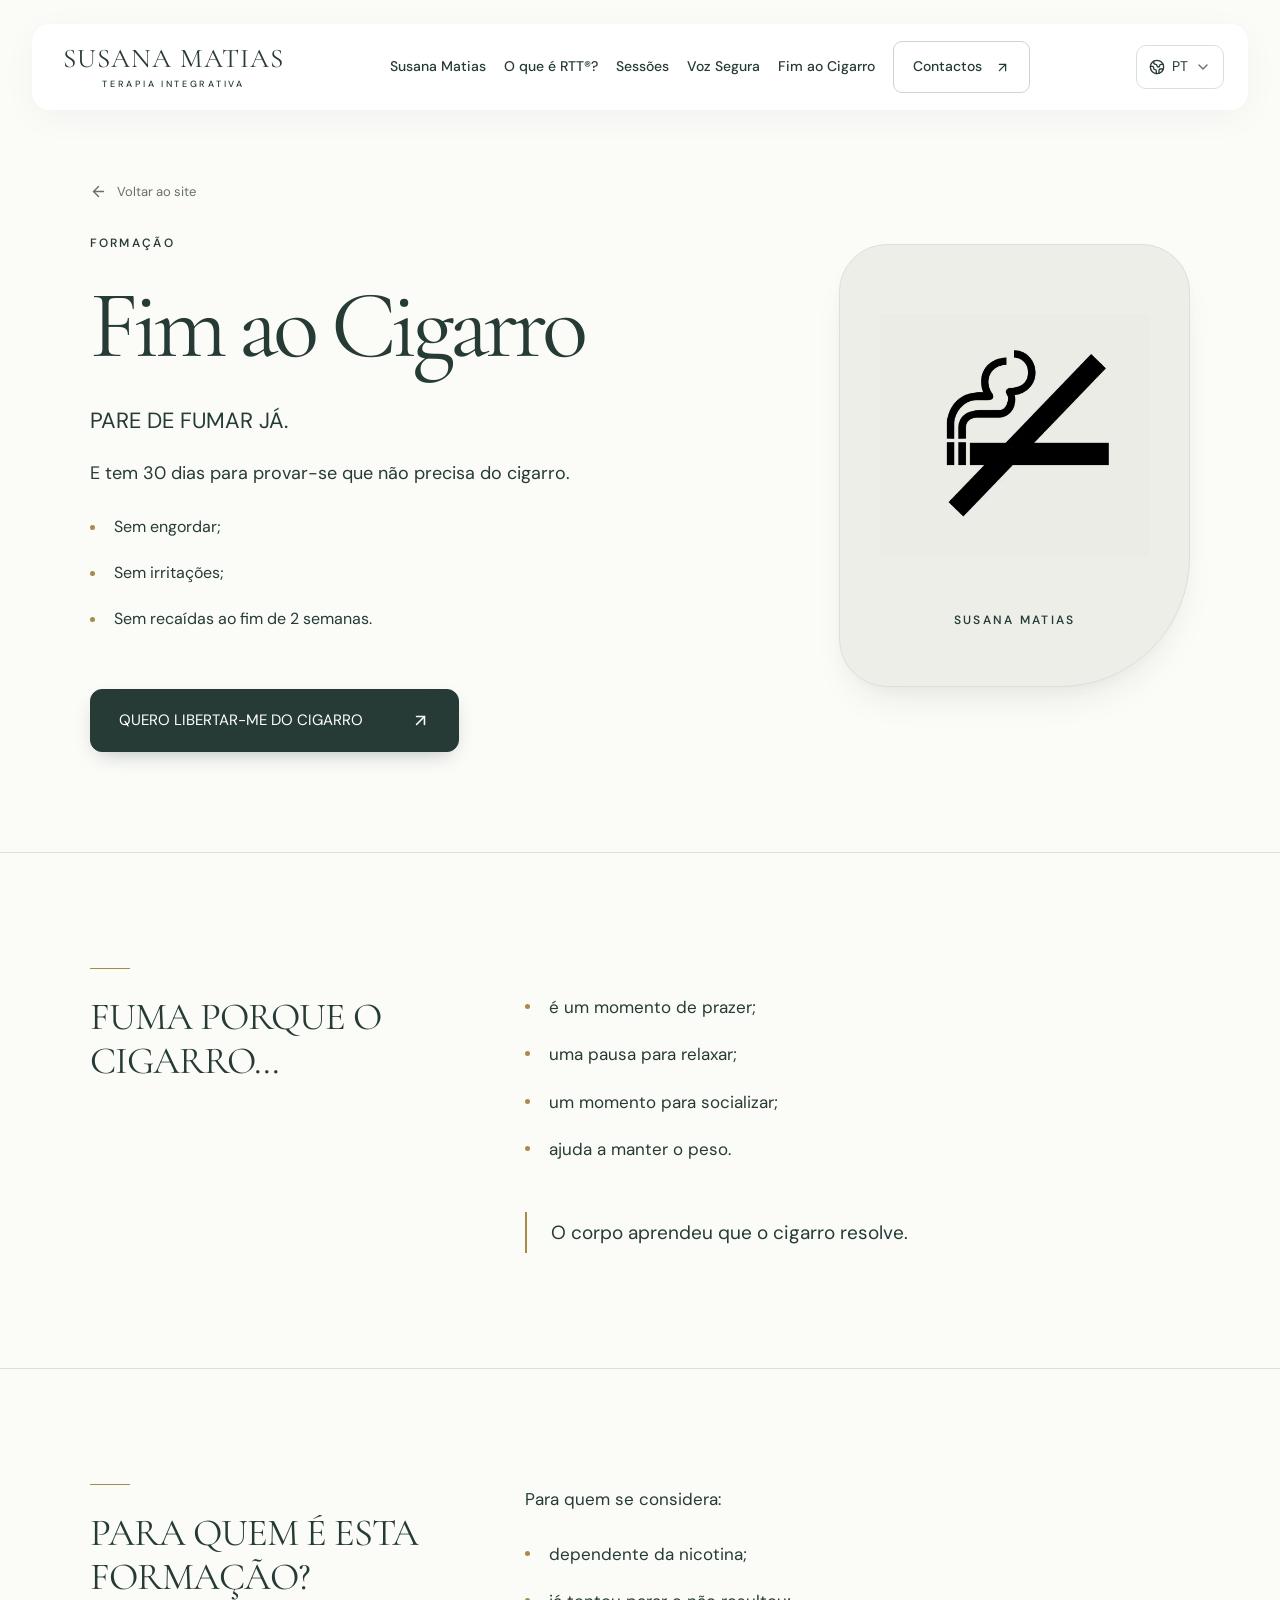
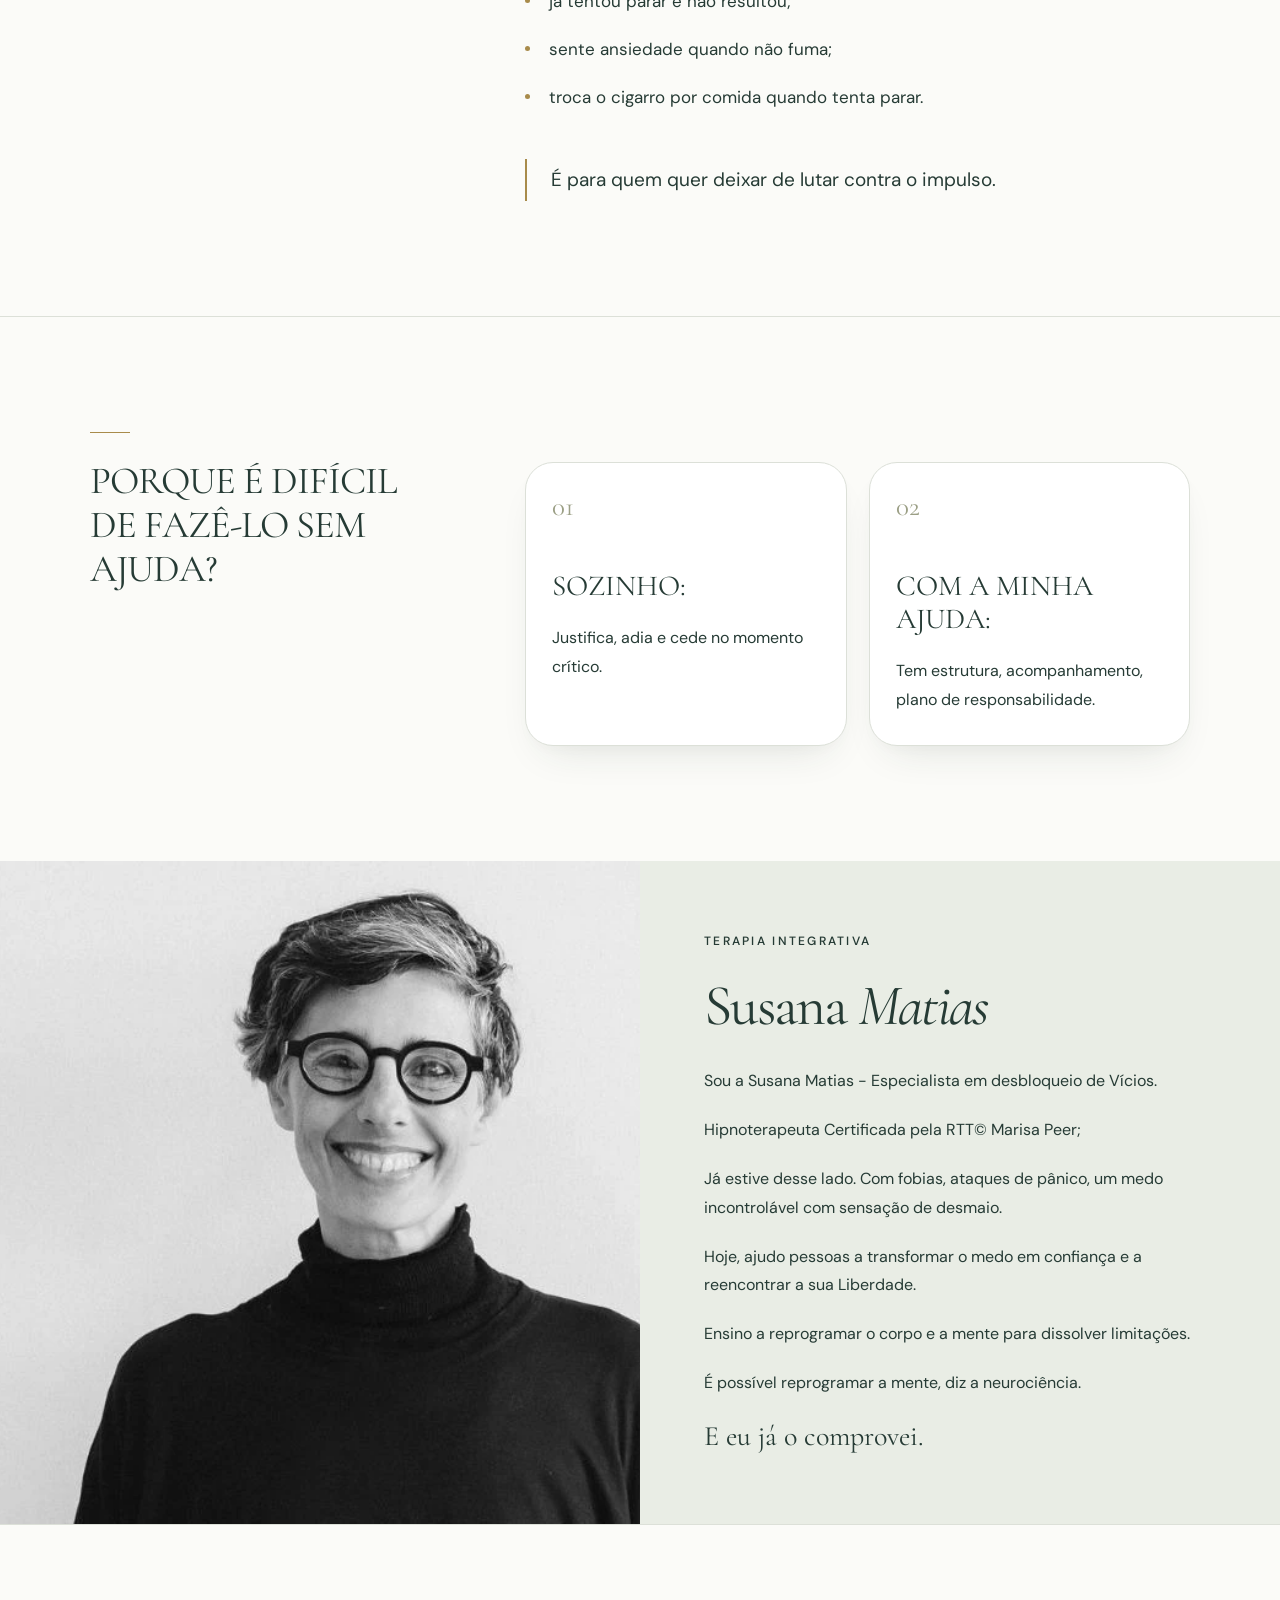
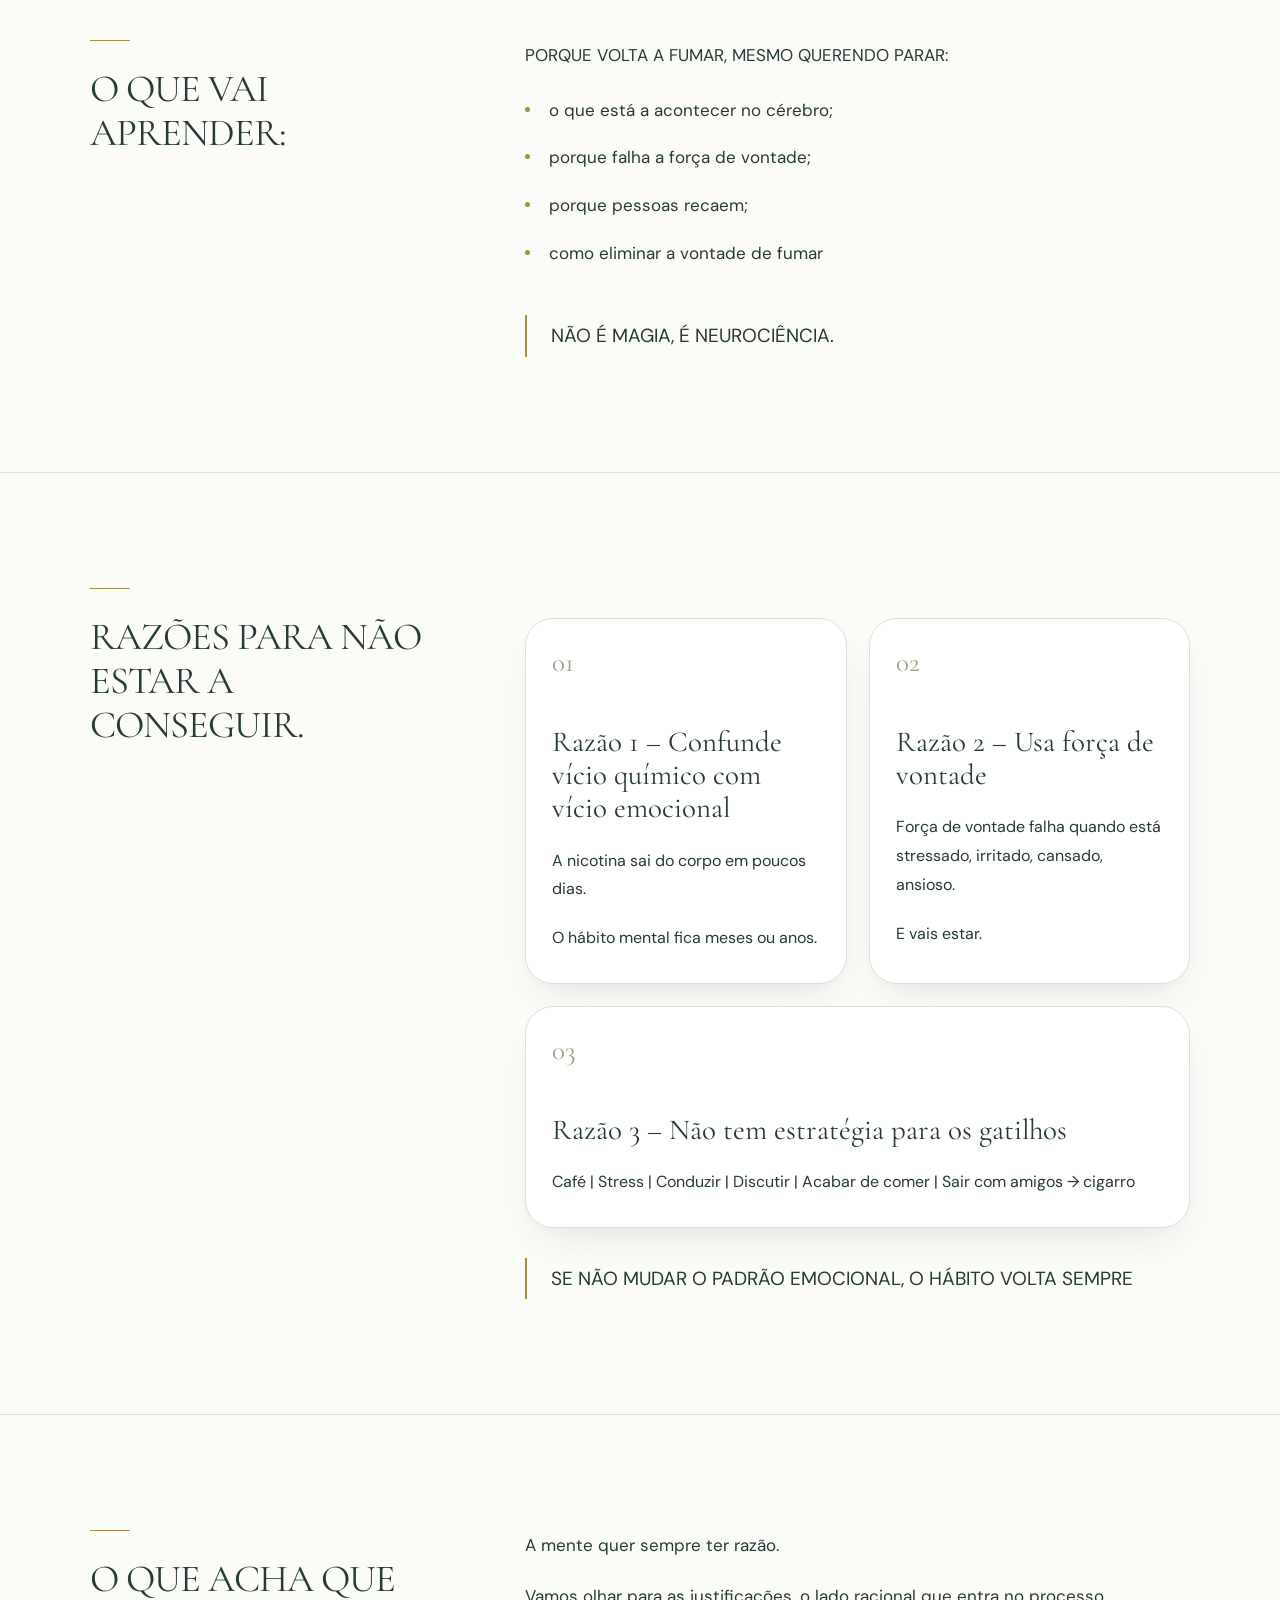
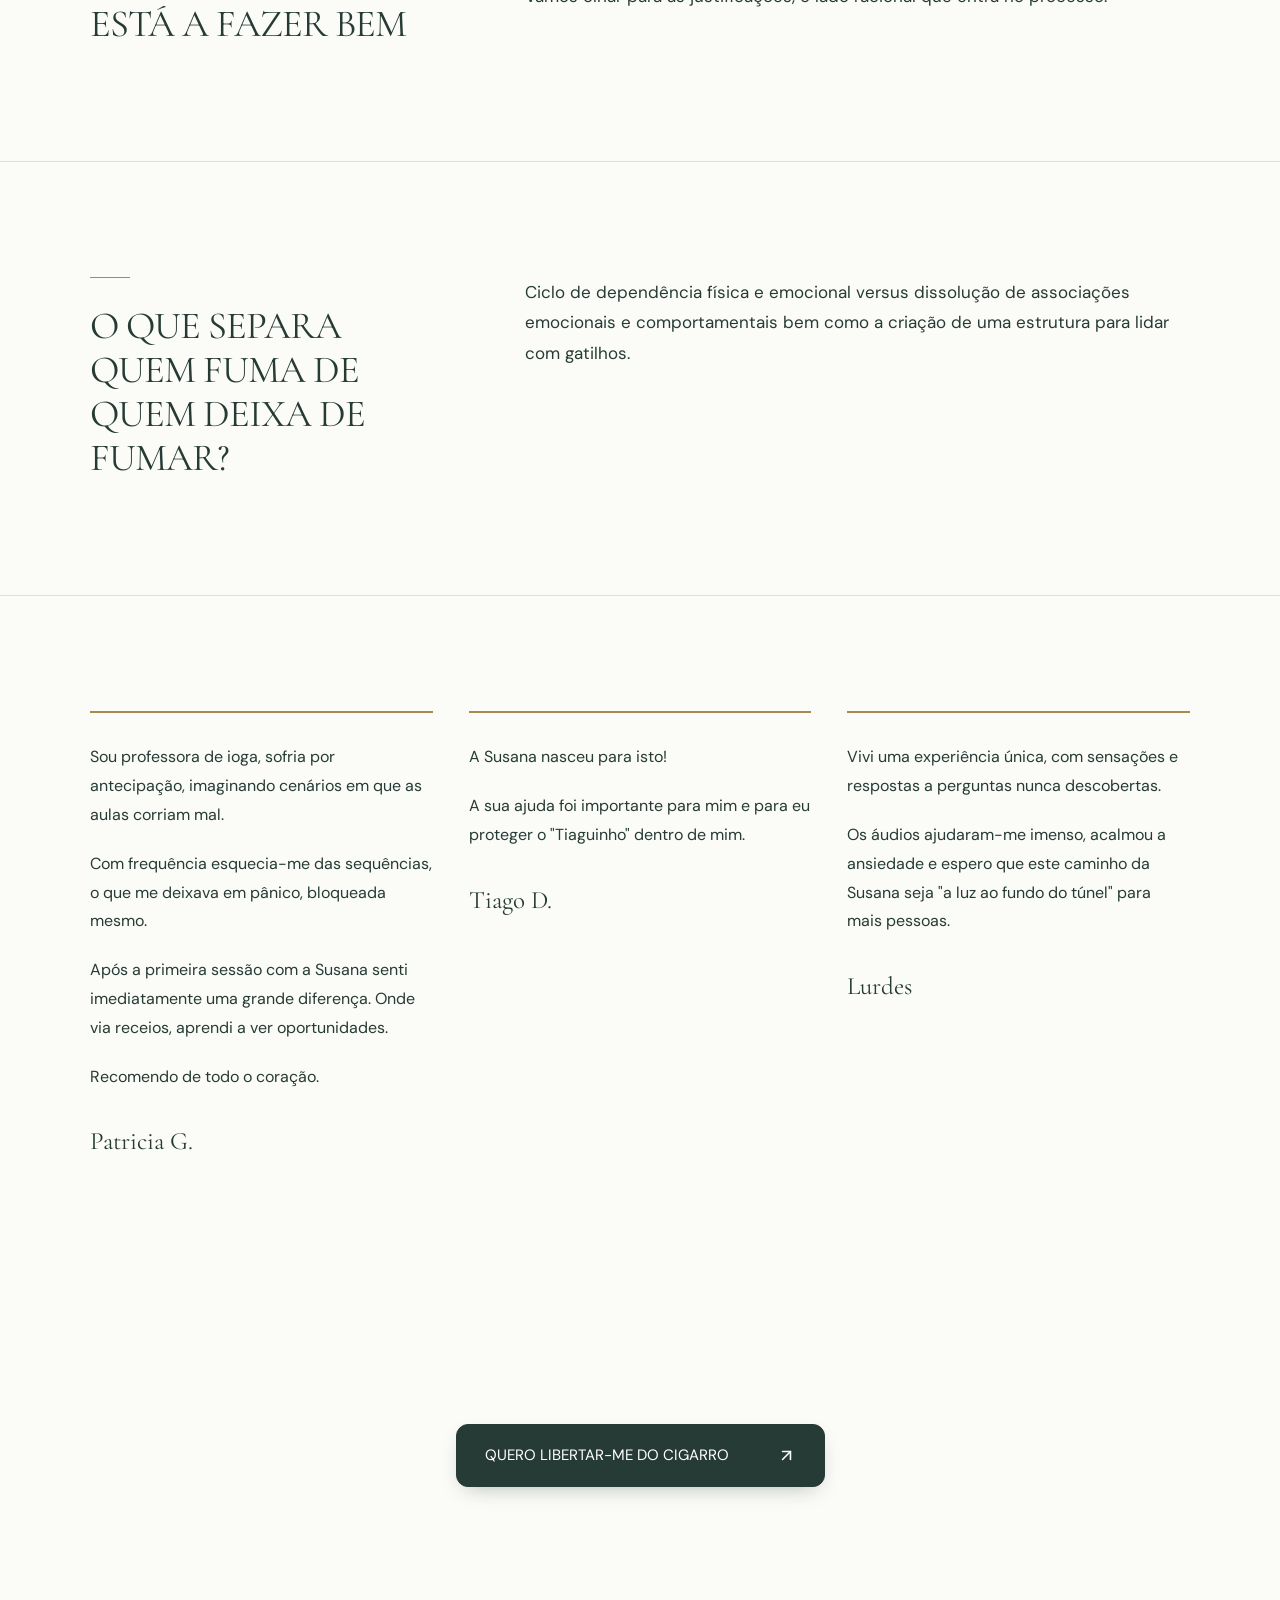
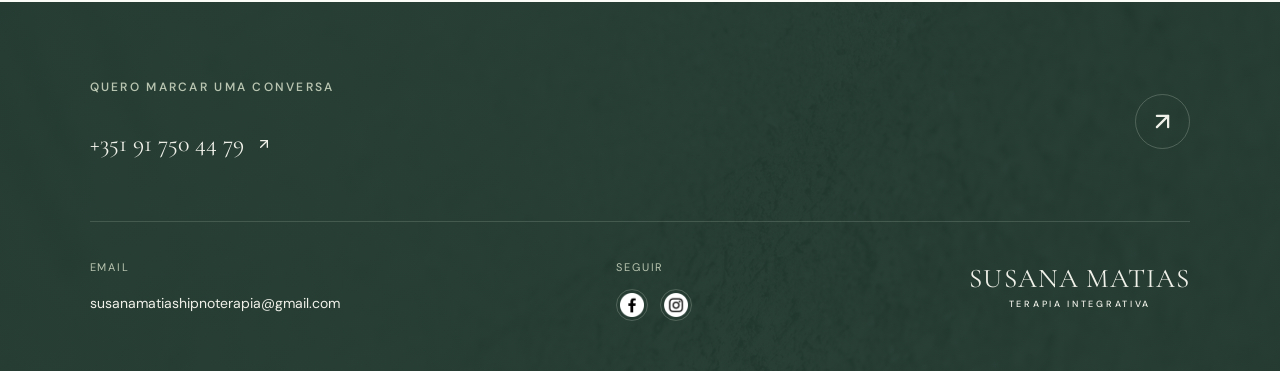
<file: susanawebsite/fim-ao-cigarro/index.html>
<!DOCTYPE html><html lang="pt-PT"><head><meta charSet="utf-8"/><meta name="viewport" content="width=device-width, initial-scale=1"/><link rel="stylesheet" href="/susanawebsite/_next/static/css/index.hbXxlwR3.css" data-rsc-css-href="/susanawebsite/_next/static/css/index.hbXxlwR3.css" data-precedence="vite-rsc/importer-resources"/><link rel="modulepreload" fetchPriority="low" href="/susanawebsite/_next/static/chunks/index-CaiFRCT-.js"/><script src="/susanawebsite/_next/static/chunks/rolldown-runtime-C60lm6uB.js" type="module" async=""></script><script src="/susanawebsite/_next/static/chunks/framework-D_rUT4EX.js" type="module" async=""></script><script src="/susanawebsite/_next/static/chunks/navigation-errors-By4dF-Cc.js" type="module" async=""></script><link rel="modulepreload" href="/susanawebsite/_next/static/chunks/layout-segment-context-Drc49N2z.js" crossorigin=""/><link rel="modulepreload" href="/susanawebsite/_next/static/chunks/language-DUkJRK5J.js" crossorigin=""/><link rel="modulepreload" href="/susanawebsite/_next/static/chunks/programme-page-CSmLQjUB.js" crossorigin=""/><link rel="modulepreload" href="/susanawebsite/_next/static/chunks/navigation-Co_4nIP5.js" crossorigin=""/><link rel="modulepreload" href="/susanawebsite/_next/static/chunks/page-motion-Jyi633lo.js" crossorigin=""/><link rel="modulepreload" href="/susanawebsite/_next/static/chunks/site-footer-CIwty8xu.js" crossorigin=""/><link rel="modulepreload" href="/susanawebsite/_next/static/chunks/arrow-left-DHxVEFeI.js" crossorigin=""/><title>Fim ao Cigarro — Deixar de fumar | Susana Matias</title><meta name="description" content="Conheça o programa Fim ao Cigarro de Susana Matias, o acompanhamento e o trabalho sobre hábitos e gatilhos. Marque uma conversa."/><meta name="robots" content="index, follow"/><meta property="og:title" content="Fim ao Cigarro — Deixar de fumar | Susana Matias"/><meta property="og:description" content="Conheça o programa Fim ao Cigarro de Susana Matias, o acompanhamento e o trabalho sobre hábitos e gatilhos. Marque uma conversa."/><meta property="og:url" content="https://susanamatias.github.io/susanawebsite/fim-ao-cigarro/"/><meta property="og:site_name" content="Susana Matias"/><meta property="og:type" content="website"/><meta property="og:locale" content="pt_PT"/><meta property="og:image" content="https://susanamatias.github.io/susanawebsite/images/susana-hero.webp"/><meta name="twitter:card" content="summary_large_image"/><meta name="twitter:title" content="Fim ao Cigarro — Deixar de fumar | Susana Matias"/><meta name="twitter:description" content="Conheça o programa Fim ao Cigarro de Susana Matias, o acompanhamento e o trabalho sobre hábitos e gatilhos. Marque uma conversa."/><meta name="twitter:image" content="https://susanamatias.github.io/susanawebsite/images/susana-hero.webp"/><link rel="icon" href="/susanawebsite/images/heart.png"/><link rel="canonical" href="https://susanamatias.github.io/susanawebsite/fim-ao-cigarro/"/><script>Object.assign(((self[Symbol.for("vinext.navigationRuntime")]??={bootstrap:{routeManifest:null},functions:{}}).bootstrap.rsc??={rsc:[]}),{params:{},nav:{"pathname":"/fim-ao-cigarro","searchParams":[]}})</script><link rel="modulepreload" href="/susanawebsite/_next/static/chunks/index-CaiFRCT-.js" />
</head><body><script type="application/ld+json">{"@context":"https://schema.org","@graph":[{"@type":"Person","@id":"https://susanamatias.github.io/susanawebsite/#susana","name":"Susana Matias","url":"https://susanamatias.github.io/susanawebsite/","image":"https://susanamatias.github.io/susanawebsite/images/susana-about.webp","email":"susanamatiashipnoterapia@gmail.com","telephone":"+351917504479","sameAs":["https://www.instagram.com/susanamatias","https://www.facebook.com/share/1ghENpaHhE/?mibextid=wwXIfr"]},{"@type":"WebSite","@id":"https://susanamatias.github.io/susanawebsite/#website","url":"https://susanamatias.github.io/susanawebsite/","name":"Susana Matias","inLanguage":"pt-PT","publisher":{"@id":"https://susanamatias.github.io/susanawebsite/#susana"}}]}</script><a class="skip-link" href="#conteudo">Saltar para o conteúdo</a><header class="floating-header "><a class="wordmark" aria-label="Susana Matias — início" href="/susanawebsite/"><span>SUSANA MATIAS</span><small>TERAPIA INTEGRATIVA</small></a><button class="menu-toggle" type="button" aria-label="Abrir menu" aria-expanded="false" aria-controls="main-navigation"><svg xmlns="http://www.w3.org/2000/svg" width="22" height="22" viewBox="0 0 24 24" fill="none" stroke="currentColor" stroke-width="2" stroke-linecap="round" stroke-linejoin="round" class="lucide lucide-menu" aria-hidden="true"><path d="M4 5h16"></path><path d="M4 12h16"></path><path d="M4 19h16"></path></svg></button><nav class="main-navigation " id="main-navigation" aria-label="Menu principal"><a href="/susanawebsite/#sobre-mim">Susana Matias</a><a href="/susanawebsite/#rtt">O que é RTT®?</a><a href="/susanawebsite/#sessoes">Sessões</a><a href="/susanawebsite/voz-segura/">Voz Segura</a><a href="/susanawebsite/fim-ao-cigarro/">Fim ao Cigarro</a><a class="nav-contact" href="/susanawebsite/contactos/">Contactos<!-- --> <svg xmlns="http://www.w3.org/2000/svg" width="15" height="15" viewBox="0 0 24 24" fill="none" stroke="currentColor" stroke-width="2" stroke-linecap="round" stroke-linejoin="round" class="lucide lucide-arrow-up-right" aria-hidden="true"><path d="M7 7h10v10"></path><path d="M7 17 17 7"></path></svg></a></nav><div class="header-language"><button type="button" tabindex="0" id="base-ui-_R_h6i_" role="combobox" aria-expanded="false" aria-haspopup="listbox" data-slot="select-trigger" data-size="default" aria-label="Idioma" class="flex w-fit items-center justify-between gap-1.5 rounded-lg border border-input bg-transparent py-2 pr-2 pl-2.5 text-sm whitespace-nowrap transition-colors outline-none select-none focus-visible:border-ring focus-visible:ring-3 focus-visible:ring-ring/50 disabled:cursor-not-allowed disabled:opacity-50 aria-invalid:border-destructive aria-invalid:ring-3 aria-invalid:ring-destructive/20 data-placeholder:text-muted-foreground data-[size=default]:h-8 data-[size=sm]:h-7 data-[size=sm]:rounded-[min(var(--radius-md),10px)] *:data-[slot=select-value]:line-clamp-1 *:data-[slot=select-value]:flex *:data-[slot=select-value]:items-center *:data-[slot=select-value]:gap-1.5 dark:bg-input/30 dark:hover:bg-input/50 dark:aria-invalid:border-destructive/50 dark:aria-invalid:ring-destructive/40 [&amp;_svg]:pointer-events-none [&amp;_svg]:shrink-0 [&amp;_svg:not([class*=&#x27;size-&#x27;])]:size-4 language-trigger"><svg xmlns="http://www.w3.org/2000/svg" width="16" height="16" viewBox="0 0 24 24" fill="none" stroke="currentColor" stroke-width="2" stroke-linecap="round" stroke-linejoin="round" class="lucide lucide-earth" aria-hidden="true"><path d="M21.54 15H17a2 2 0 0 0-2 2v4.54"></path><path d="M7 3.34V5a3 3 0 0 0 3 3a2 2 0 0 1 2 2c0 1.1.9 2 2 2a2 2 0 0 0 2-2c0-1.1.9-2 2-2h3.17"></path><path d="M11 21.95V18a2 2 0 0 0-2-2a2 2 0 0 1-2-2v-1a2 2 0 0 0-2-2H2.05"></path><circle cx="12" cy="12" r="10"></circle></svg><span>PT</span><svg xmlns="http://www.w3.org/2000/svg" width="24" height="24" viewBox="0 0 24 24" fill="none" stroke="currentColor" stroke-width="2" stroke-linecap="round" stroke-linejoin="round" class="lucide lucide-chevron-down pointer-events-none size-4 text-muted-foreground" aria-hidden="true"><path d="m6 9 6 6 6-6"></path>▼</svg></button><input id="base-ui-_R_h6i_-hidden-input" style="clip-path:inset(50%);overflow:hidden;white-space:nowrap;border:0;padding:0;width:1px;height:1px;margin:-1px;position:fixed;top:0;left:0" tabindex="-1" aria-hidden="true" value="pt"/></div></header><main id="conteudo" class="programme-page programme-fim-ao-cigarro"><section class="section programme-hero"><div class="programme-hero-copy"><a class="booking-back" href="/susanawebsite/"><svg xmlns="http://www.w3.org/2000/svg" width="17" height="17" viewBox="0 0 24 24" fill="none" stroke="currentColor" stroke-width="2" stroke-linecap="round" stroke-linejoin="round" class="lucide lucide-arrow-left" aria-hidden="true"><path d="m12 19-7-7 7-7"></path><path d="M19 12H5"></path></svg>Voltar ao site</a><span class="eyebrow">FORMAÇÃO</span><h1>Fim ao Cigarro</h1><div class="programme-hero-description"><p>PARE DE FUMAR JÁ.</p><p>E tem 30 dias para provar-se que não precisa do cigarro.</p></div><ul class="programme-list"><li>Sem engordar;</li><li>Sem irritações;</li><li>Sem recaídas ao fim de 2 semanas.</li></ul><a class="solid-button programme-cta" href="/susanawebsite/contactos/">QUERO LIBERTAR-ME DO CIGARRO<svg xmlns="http://www.w3.org/2000/svg" width="19" height="19" viewBox="0 0 24 24" fill="none" stroke="currentColor" stroke-width="2" stroke-linecap="round" stroke-linejoin="round" class="lucide lucide-arrow-up-right" aria-hidden="true"><path d="M7 7h10v10"></path><path d="M7 17 17 7"></path></svg></a></div><div class="programme-hero-art" aria-hidden="true"><img src="/susanawebsite/images/fim-ao-cigarro.webp" alt="" width="480" height="430" fetchPriority="high"/><span class="eyebrow">SUSANA MATIAS</span></div></section><section class="section programme-section" aria-labelledby="fim-ao-cigarro-0"><div class="programme-section-heading"><span class="small-rule"></span><h2 id="fim-ao-cigarro-0">FUMA PORQUE O CIGARRO...</h2></div><div class="programme-copy"><ul class="programme-list"><li>é um momento de prazer;</li><li>uma pausa para relaxar;</li><li>um momento para socializar;</li><li>ajuda a manter o peso.</li></ul><p class="programme-emphasis">O corpo aprendeu que o cigarro resolve.</p></div></section><section class="section programme-section" aria-labelledby="fim-ao-cigarro-1"><div class="programme-section-heading"><span class="small-rule"></span><h2 id="fim-ao-cigarro-1">PARA QUEM É ESTA FORMAÇÃO?</h2></div><div class="programme-copy"><p>Para quem se considera:</p><ul class="programme-list"><li>dependente da nicotina;</li><li>já tentou parar e não resultou;</li><li>sente ansiedade quando não fuma;</li><li>troca o cigarro por comida quando tenta parar.</li></ul><p class="programme-emphasis">É para quem quer deixar de lutar contra o impulso.</p></div></section><section class="section programme-section" aria-labelledby="fim-ao-cigarro-2"><div class="programme-section-heading"><span class="small-rule"></span><h2 id="fim-ao-cigarro-2">PORQUE É DIFÍCIL DE FAZÊ-LO SEM AJUDA?</h2></div><div class="programme-copy"><div class="programme-cards"><article class="programme-card"><span class="step-number" aria-hidden="true">01</span><h3>SOZINHO:</h3><p>Justifica, adia e cede no momento crítico.</p></article><article class="programme-card"><span class="step-number" aria-hidden="true">02</span><h3>COM A MINHA AJUDA:</h3><p>Tem estrutura, acompanhamento, plano de responsabilidade.</p></article></div></div></section><section class="programme-bio" aria-labelledby="programme-susana"><div class="programme-portrait"><img src="/susanawebsite/images/susana-programmes.webp" width="768" height="640" alt="Susana Matias" loading="lazy"/></div><div class="programme-bio-copy"><span class="eyebrow">TERAPIA INTEGRATIVA</span><h2 id="programme-susana">Susana <em>Matias</em></h2><p>Sou a Susana Matias - Especialista em desbloqueio de Vícios.</p><p>Hipnoterapeuta Certificada pela RTT© Marisa Peer;</p><p>Já estive desse lado. Com fobias, ataques de pânico, um medo incontrolável com sensação de desmaio.</p><p>Hoje, ajudo pessoas a transformar o medo em confiança e a reencontrar a sua Liberdade.</p><p>Ensino a reprogramar o corpo e a mente para dissolver limitações.</p><p>É possível reprogramar a mente, diz a neurociência.</p><p>E eu já o comprovei.</p></div></section><section class="section programme-section" aria-labelledby="fim-ao-cigarro-3"><div class="programme-section-heading"><span class="small-rule"></span><h2 id="fim-ao-cigarro-3">O QUE VAI APRENDER:</h2></div><div class="programme-copy"><p>PORQUE VOLTA A FUMAR, MESMO QUERENDO PARAR:</p><ul class="programme-list"><li>o que está a acontecer no cérebro;</li><li>porque falha a força de vontade;</li><li>porque pessoas recaem;</li><li>como eliminar a vontade de fumar</li></ul><p class="programme-emphasis">NÃO É MAGIA, É NEUROCIÊNCIA.</p></div></section><section class="section programme-section" aria-labelledby="fim-ao-cigarro-4"><div class="programme-section-heading"><span class="small-rule"></span><h2 id="fim-ao-cigarro-4">RAZÕES PARA NÃO ESTAR A CONSEGUIR.</h2></div><div class="programme-copy"><div class="programme-cards"><article class="programme-card"><span class="step-number" aria-hidden="true">01</span><h3>Razão 1 – Confunde vício químico com vício emocional</h3><p>A nicotina sai do corpo em poucos dias.</p><p>O hábito mental fica meses ou anos.</p></article><article class="programme-card"><span class="step-number" aria-hidden="true">02</span><h3>Razão 2 – Usa força de vontade</h3><p>Força de vontade falha quando está stressado, irritado, cansado, ansioso.</p><p>E vais estar.</p></article><article class="programme-card"><span class="step-number" aria-hidden="true">03</span><h3>Razão 3 – Não tem estratégia para os gatilhos</h3><p>Café | Stress | Conduzir | Discutir | Acabar de comer | Sair com amigos → cigarro</p></article></div><p class="programme-emphasis">SE NÃO MUDAR O PADRÃO EMOCIONAL, O HÁBITO VOLTA SEMPRE</p></div></section><section class="section programme-section" aria-labelledby="fim-ao-cigarro-5"><div class="programme-section-heading"><span class="small-rule"></span><h2 id="fim-ao-cigarro-5">O QUE ACHA QUE ESTÁ A FAZER BEM</h2></div><div class="programme-copy"><p>A mente quer sempre ter razão.</p><p>Vamos olhar para as justificações, o lado racional que entra no processo.</p></div></section><section class="section programme-section" aria-labelledby="fim-ao-cigarro-6"><div class="programme-section-heading"><span class="small-rule"></span><h2 id="fim-ao-cigarro-6">O QUE SEPARA QUEM FUMA DE QUEM DEIXA DE FUMAR?</h2></div><div class="programme-copy"><p>Ciclo de dependência física e emocional versus dissolução de associações emocionais e comportamentais bem como a criação de uma estrutura para lidar com gatilhos.</p></div></section><section class="section programme-testimonials" aria-label="Testemunhos"><figure><blockquote><p>Sou professora de ioga, sofria por antecipação, imaginando cenários em que as aulas corriam mal.</p><p>Com frequência esquecia-me das sequências, o que me deixava em pânico, bloqueada mesmo.</p><p>Após a primeira sessão com a Susana senti imediatamente uma grande diferença. Onde via receios, aprendi a ver oportunidades.</p><p>Recomendo de todo o coração.</p></blockquote><figcaption>Patricia G.</figcaption></figure><figure><blockquote><p>A Susana nasceu para isto!</p><p>A sua ajuda foi importante para mim e para eu proteger o &quot;Tiaguinho&quot; dentro de mim.</p></blockquote><figcaption>Tiago D.</figcaption></figure><figure><blockquote><p>Vivi uma experiência única, com sensações e respostas a perguntas nunca descobertas.</p><p>Os áudios ajudaram-me imenso, acalmou a ansiedade e espero que este caminho da Susana seja &quot;a luz ao fundo do túnel&quot; para mais pessoas.</p></blockquote><figcaption>Lurdes</figcaption></figure></section><div class="section programme-final-cta"><a class="solid-button programme-cta" href="/susanawebsite/contactos/">QUERO LIBERTAR-ME DO CIGARRO<svg xmlns="http://www.w3.org/2000/svg" width="19" height="19" viewBox="0 0 24 24" fill="none" stroke="currentColor" stroke-width="2" stroke-linecap="round" stroke-linejoin="round" class="lucide lucide-arrow-up-right" aria-hidden="true"><path d="M7 7h10v10"></path><path d="M7 17 17 7"></path></svg></a></div></main><footer class="section contact" id="contatos"><div class="contact-top"><div><span class="eyebrow">QUERO MARCAR UMA CONVERSA</span><a class="contact-phone" href="https://wa.me/351917504479" target="_blank" rel="noopener noreferrer" aria-label="WhatsApp: +351 91 750 44 79" title="WhatsApp">+351 91 750 44 79 <svg xmlns="http://www.w3.org/2000/svg" width="24" height="24" viewBox="0 0 24 24" fill="none" stroke="currentColor" stroke-width="2" stroke-linecap="round" stroke-linejoin="round" class="lucide lucide-arrow-up-right" aria-hidden="true"><path d="M7 7h10v10"></path><path d="M7 17 17 7"></path></svg></a></div><a class="back-top" href="#conteudo" aria-label="Voltar ao início"><svg xmlns="http://www.w3.org/2000/svg" width="27" height="27" viewBox="0 0 24 24" fill="none" stroke="currentColor" stroke-width="2" stroke-linecap="round" stroke-linejoin="round" class="lucide lucide-arrow-up-right" aria-hidden="true"><path d="M7 7h10v10"></path><path d="M7 17 17 7"></path></svg></a></div><div class="contact-bottom"><div><h2>EMAIL</h2><a class="contact-email" href="mailto:susanamatiashipnoterapia@gmail.com">susanamatiashipnoterapia@gmail.com</a></div><div><h2>SEGUIR</h2><div class="social-links" aria-label="Redes sociais"><a href="https://www.facebook.com/share/1ghENpaHhE/?mibextid=wwXIfr" aria-label="Facebook"><img src="/susanawebsite/images/facebook.png" alt="" width="24" height="24" loading="lazy"/></a><a href="https://www.instagram.com/susanamatias" aria-label="Instagram"><img src="/susanawebsite/images/instagram.png" alt="" width="24" height="24" loading="lazy"/></a></div></div><a class="wordmark footer-wordmark" href="/susanawebsite/"><span>SUSANA MATIAS</span><small>TERAPIA INTEGRATIVA</small></a></div></footer><script type="module" src="/susanawebsite/_next/static/chunks/index-CaiFRCT-.js" id="_R_" async=""></script><script>((self[Symbol.for("vinext.navigationRuntime")]??={bootstrap:{routeManifest:null},functions:{}}).bootstrap.rsc??={rsc:[]}).rsc.push("0:{\"page:/fim-ao-cigarro\":\"$L1\",\"layout:/\":\"$L2\",\"route:/fim-ao-cigarro\":\"$L3\",\"__route\":\"route:/fim-ao-cigarro\",\"__interceptionContext\":null,\"__layoutIds\":[\"layout:/\"],\"__rootLayout\":\"/\",\"__bfcacheSegmentIdentities\":{\"layout:/\":\"[\\\"layout\\\",\\\"layout:/\\\",\\\"root-boundary:/\\\",\\\"\\\"]\",\"page:/fim-ao-cigarro\":\"[\\\"page\\\",\\\"page:/fim-ao-cigarro\\\",\\\"root-boundary:/\\\",\\\"[\\\\\\\"fim-ao-cigarro\\\\\\\"]\\\"]\"},\"__srcPage\":[\"fim-ao-cigarro\",\"page\"],\"__layoutFlags\":{\"layout:/\":\"s\"},\"__artifactCompatibility\":{\"schemaVersion\":1,\"graphVersion\":\"app-route-graph:df46e2e737d5f9e3\",\"deploymentVersion\":\"887c790b-6e8c-4751-952a-38a8a0e69680\",\"appElementsSchemaVersion\":1,\"rscPayloadSchemaVersion\":1,\"rootBoundaryId\":\"/\",\"renderEpoch\":null}}\n")</script><script>((self[Symbol.for("vinext.navigationRuntime")]??={bootstrap:{routeManifest:null},functions:{}}).bootstrap.rsc??={rsc:[]}).rsc.push("4:I[\"544a703b9824\",[],\"LanguageProvider\",1]\n")</script><script>((self[Symbol.for("vinext.navigationRuntime")]??={bootstrap:{routeManifest:null},functions:{}}).bootstrap.rsc??={rsc:[]}).rsc.push("5:I[\"3bb4c73cb361\",[],\"Children\",1]\n")</script><script>((self[Symbol.for("vinext.navigationRuntime")]??={bootstrap:{routeManifest:null},functions:{}}).bootstrap.rsc??={rsc:[]}).rsc.push("6:I[\"0bef8629d058\",[],\"GlobalErrorBoundary\",1]\n")</script><script>((self[Symbol.for("vinext.navigationRuntime")]??={bootstrap:{routeManifest:null},functions:{}}).bootstrap.rsc??={rsc:[]}).rsc.push("7:I[\"a7f3f1d63985\",[],\"default\",1]\n")</script><script>((self[Symbol.for("vinext.navigationRuntime")]??={bootstrap:{routeManifest:null},functions:{}}).bootstrap.rsc??={rsc:[]}).rsc.push("8:I[\"0bef8629d058\",[],\"ErrorBoundary\",1]\n")</script><script>((self[Symbol.for("vinext.navigationRuntime")]??={bootstrap:{routeManifest:null},functions:{}}).bootstrap.rsc??={rsc:[]}).rsc.push("9:I[\"bcc88b3729e4\",[],\"LayoutSegmentProvider\",1]\n")</script><script>((self[Symbol.for("vinext.navigationRuntime")]??={bootstrap:{routeManifest:null},functions:{}}).bootstrap.rsc??={rsc:[]}).rsc.push("a:I[\"3bb4c73cb361\",[],\"Slot\",1]\n")</script><script>((self[Symbol.for("vinext.navigationRuntime")]??={bootstrap:{routeManifest:null},functions:{}}).bootstrap.rsc??={rsc:[]}).rsc.push("b:I[\"0bef8629d058\",[],\"NotFoundBoundary\",1]\n")</script><script>((self[Symbol.for("vinext.navigationRuntime")]??={bootstrap:{routeManifest:null},functions:{}}).bootstrap.rsc??={rsc:[]}).rsc.push("c:I[\"fdec6512cad3\",[],\"AppRouterScrollTarget\",1]\n")</script><script>((self[Symbol.for("vinext.navigationRuntime")]??={bootstrap:{routeManifest:null},functions:{}}).bootstrap.rsc??={rsc:[]}).rsc.push("d:I[\"0bef8629d058\",[],\"RedirectBoundary\",1]\n")</script><script>((self[Symbol.for("vinext.navigationRuntime")]??={bootstrap:{routeManifest:null},functions:{}}).bootstrap.rsc??={rsc:[]}).rsc.push(":HL[\"/susanawebsite/_next/static/css/index.hbXxlwR3.css\",\"style\"     ]\n")</script><script>((self[Symbol.for("vinext.navigationRuntime")]??={bootstrap:{routeManifest:null},functions:{}}).bootstrap.rsc??={rsc:[]}).rsc.push("2:[[[\"$\",\"link\",\"css:/susanawebsite/_next/static/css/index.hbXxlwR3.css\",{\"rel\":\"stylesheet\",\"precedence\":\"vite-rsc/importer-resources\",\"href\":\"/susanawebsite/_next/static/css/index.hbXxlwR3.css\",\"data-rsc-css-href\":\"/susanawebsite/_next/static/css/index.hbXxlwR3.css\"}],\"$undefined\"],[\"$\",\"html\",null,{\"lang\":\"pt-PT\",\"children\":[\"$\",\"body\",null,{\"children\":[[\"$\",\"script\",null,{\"type\":\"application/ld+json\",\"dangerouslySetInnerHTML\":{\"__html\":\"{\\\"@context\\\":\\\"https://schema.org\\\",\\\"@graph\\\":[{\\\"@type\\\":\\\"Person\\\",\\\"@id\\\":\\\"https://susanamatias.github.io/susanawebsite/#susana\\\",\\\"name\\\":\\\"Susana Matias\\\",\\\"url\\\":\\\"https://susanamatias.github.io/susanawebsite/\\\",\\\"image\\\":\\\"https://susanamatias.github.io/susanawebsite/images/susana-about.webp\\\",\\\"email\\\":\\\"susanamatiashipnoterapia@gmail.com\\\",\\\"telephone\\\":\\\"+351917504479\\\",\\\"sameAs\\\":[\\\"https://www.instagram.com/susanamatias\\\",\\\"https://www.facebook.com/share/1ghENpaHhE/?mibextid=wwXIfr\\\"]},{\\\"@type\\\":\\\"WebSite\\\",\\\"@id\\\":\\\"https://susanamatias.github.io/susanawebsite/#website\\\",\\\"url\\\":\\\"https://susanamatias.github.io/susanawebsite/\\\",\\\"name\\\":\\\"Susana Matias\\\",\\\"inLanguage\\\":\\\"pt-PT\\\",\\\"publisher\\\":{\\\"@id\\\":\\\"https://susanamatias.github.io/susanawebsite/#susana\\\"}}]}\"}}],[\"$\",\"$L4\",null,{\"initialLanguage\":\"pt\",\"children\":[\"$\",\"$L5\",null,{}]}]]}]}]]\n")</script><script>((self[Symbol.for("vinext.navigationRuntime")]??={bootstrap:{routeManifest:null},functions:{}}).bootstrap.rsc??={rsc:[]}).rsc.push("3:[[[\"$\",\"meta\",null,{\"charSet\":\"utf-8\"}],[[\"$\",\"title\",\"0\",{\"children\":\"Fim ao Cigarro — Deixar de fumar | Susana Matias\"}],[\"$\",\"meta\",\"1\",{\"name\":\"description\",\"content\":\"Conheça o programa Fim ao Cigarro de Susana Matias, o acompanhamento e o trabalho sobre hábitos e gatilhos. Marque uma conversa.\"}],[\"$\",\"meta\",\"2\",{\"name\":\"robots\",\"content\":\"index, follow\"}],[\"$\",\"meta\",\"3\",{\"property\":\"og:title\",\"content\":\"Fim ao Cigarro — Deixar de fumar | Susana Matias\"}],[\"$\",\"meta\",\"4\",{\"property\":\"og:description\",\"content\":\"Conheça o programa Fim ao Cigarro de Susana Matias, o acompanhamento e o trabalho sobre hábitos e gatilhos. Marque uma conversa.\"}],[\"$\",\"meta\",\"5\",{\"property\":\"og:url\",\"content\":\"https://susanamatias.github.io/susanawebsite/fim-ao-cigarro/\"}],[\"$\",\"meta\",\"6\",{\"property\":\"og:site_name\",\"content\":\"Susana Matias\"}],[\"$\",\"meta\",\"7\",{\"property\":\"og:type\",\"content\":\"website\"}],[\"$\",\"meta\",\"8\",{\"property\":\"og:locale\",\"content\":\"pt_PT\"}],[\"$\",\"meta\",\"9\",{\"property\":\"og:image\",\"content\":\"https://susanamatias.github.io/susanawebsite/images/susana-hero.webp\"}],[\"$\",\"meta\",\"10\",{\"name\":\"twitter:card\",\"content\":\"summary_large_image\"}],[\"$\",\"meta\",\"11\",{\"name\":\"twitter:title\",\"content\":\"Fim ao Cigarro — Deixar de fumar | Susana Matias\"}],[\"$\",\"meta\",\"12\",{\"name\":\"twitter:description\",\"content\":\"Conheça o programa Fim ao Cigarro de Susana Matias, o acompanhamento e o trabalho sobre hábitos e gatilhos. Marque uma conversa.\"}],[\"$\",\"meta\",\"13\",{\"name\":\"twitter:image\",\"content\":\"https://susanamatias.github.io/susanawebsite/images/susana-hero.webp\"}],[\"$\",\"link\",\"14\",{\"data-vinext-streamed-icon\":\"$undefined\",\"rel\":\"icon\",\"href\":\"/susanawebsite/images/heart.png\",\"type\":\"$undefined\",\"sizes\":\"$undefined\",\"color\":\"$undefined\",\"media\":\"$undefined\",\"fetchPriority\":\"$undefined\"}],[\"$\",\"link\",\"15\",{\"rel\":\"canonical\",\"href\":\"https://susanamatias.github.io/susanawebsite/fim-ao-cigarro/\"}]],[[\"$\",\"meta\",\"0\",{\"name\":\"viewport\",\"content\":\"width=device-width, initial-scale=1\"}]]],[\"$\",\"$L6\",null,{\"fallback\":\"$7\",\"children\":[\"$\",\"$L8\",null,{\"fallback\":\"$7\",\"children\":[\"$\",\"$L9\",null,{\"providerId\":\"layout:/\",\"segmentMap\":{\"children\":[\"fim-ao-cigarro\"]},\"children\":[\"$\",\"$La\",null,{\"id\":\"layout:/\",\"parallelSlots\":\"$undefined\",\"children\":[\"$\",\"$Lb\",null,{\"resetKey\":\"fim-ao-cigarro\",\"fallback\":[[\"$\",\"title\",null,{\"children\":\"404: This page could not be found.\"}],[\"$\",\"div\",null,{\"style\":{\"fontFamily\":\"system-ui,\\\"Segoe UI\\\",Roboto,Helvetica,Arial,sans-serif,\\\"Apple Color Emoji\\\",\\\"Segoe UI Emoji\\\"\",\"height\":\"100vh\",\"textAlign\":\"center\",\"display\":\"flex\",\"flexDirection\":\"column\",\"alignItems\":\"center\",\"justifyContent\":\"center\"},\"children\":[\"$\",\"div\",null,{\"children\":[[\"$\",\"style\",null,{\"dangerouslySetInnerHTML\":{\"__html\":\"body{color:#000;background:#fff;margin:0}.next-error-h1{border-right:1px solid rgba(0,0,0,.3)}@media (prefers-color-scheme:dark){body{color:#fff;background:#000}.next-error-h1{border-right:1px solid rgba(255,255,255,.3)}}\"}}],[\"$\",\"h1\",null,{\"className\":\"next-error-h1\",\"style\":{\"display\":\"inline-block\",\"margin\":\"0 20px 0 0\",\"padding\":\"0 23px 0 0\",\"fontSize\":24,\"fontWeight\":500,\"verticalAlign\":\"top\",\"lineHeight\":\"49px\"},\"children\":404}],[\"$\",\"div\",null,{\"style\":{\"display\":\"inline-block\"},\"children\":[\"$\",\"h2\",null,{\"style\":{\"fontSize\":14,\"fontWeight\":400,\"lineHeight\":\"49px\",\"margin\":0},\"children\":\"This page could not be found.\"}]}]]}]}]],\"children\":[\"$\",\"$Lc\",null,{\"children\":[\"$\",\"$Ld\",null,{\"children\":[[\"$\",\"$L9\",null,{\"providerId\":\"page:/fim-ao-cigarro\",\"segmentMap\":{\"children\":[\"__PAGE__\"]},\"children\":[\"$\",\"$La\",null,{\"id\":\"page:/fim-ao-cigarro\"}]}],null]}]}]}]}]}]}]}],null,null]\n")</script><script>((self[Symbol.for("vinext.navigationRuntime")]??={bootstrap:{routeManifest:null},functions:{}}).bootstrap.rsc??={rsc:[]}).rsc.push("e:I[\"f72c556f69b2\",[],\"default\",1]\n")</script><script>((self[Symbol.for("vinext.navigationRuntime")]??={bootstrap:{routeManifest:null},functions:{}}).bootstrap.rsc??={rsc:[]}).rsc.push("1:[\"$\",\"$Le\",null,{\"slug\":\"fim-ao-cigarro\"}]\n")</script><script>Object.assign(((self[Symbol.for("vinext.navigationRuntime")]??={bootstrap:{routeManifest:null},functions:{}}).bootstrap.rsc??={rsc:[]}),{"initialCacheKind":"static"});((self[Symbol.for("vinext.navigationRuntime")]??={bootstrap:{routeManifest:null},functions:{}}).bootstrap.rsc??={rsc:[]}).done=true</script></body></html>
</file>
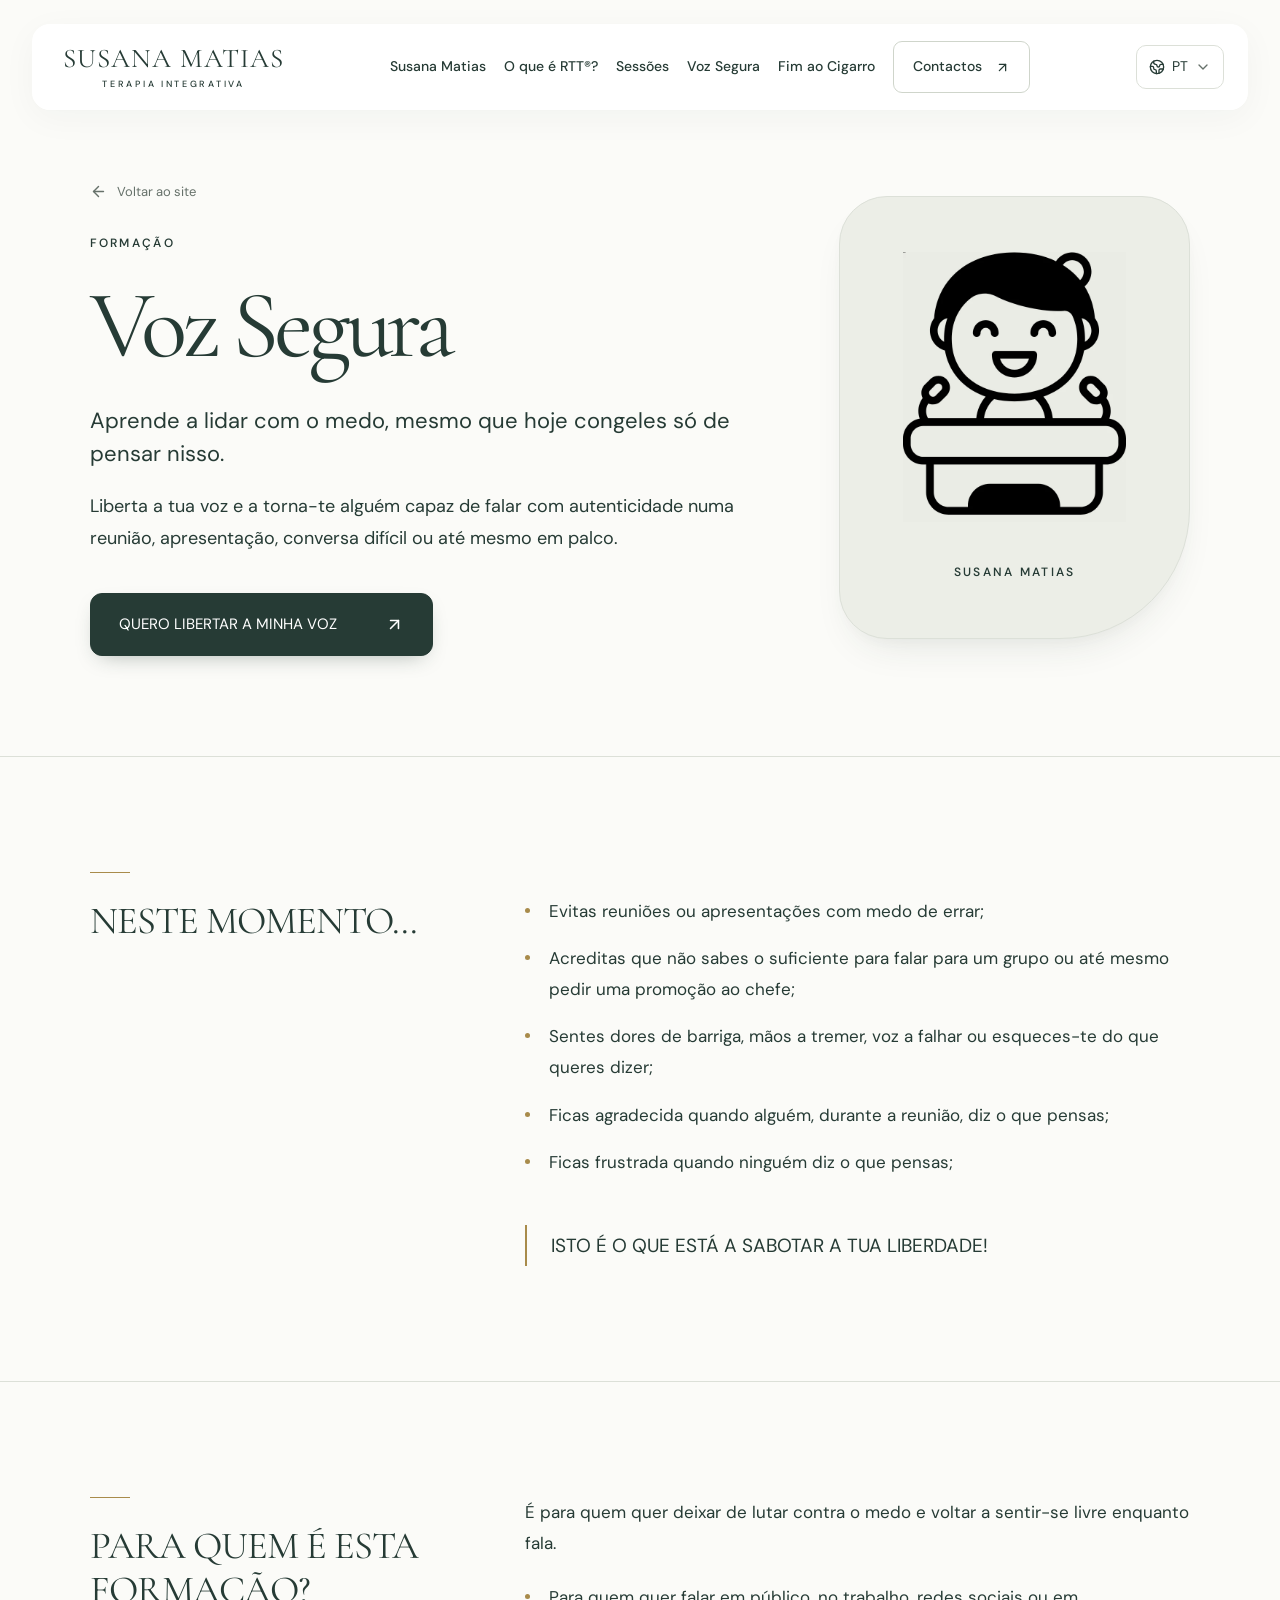
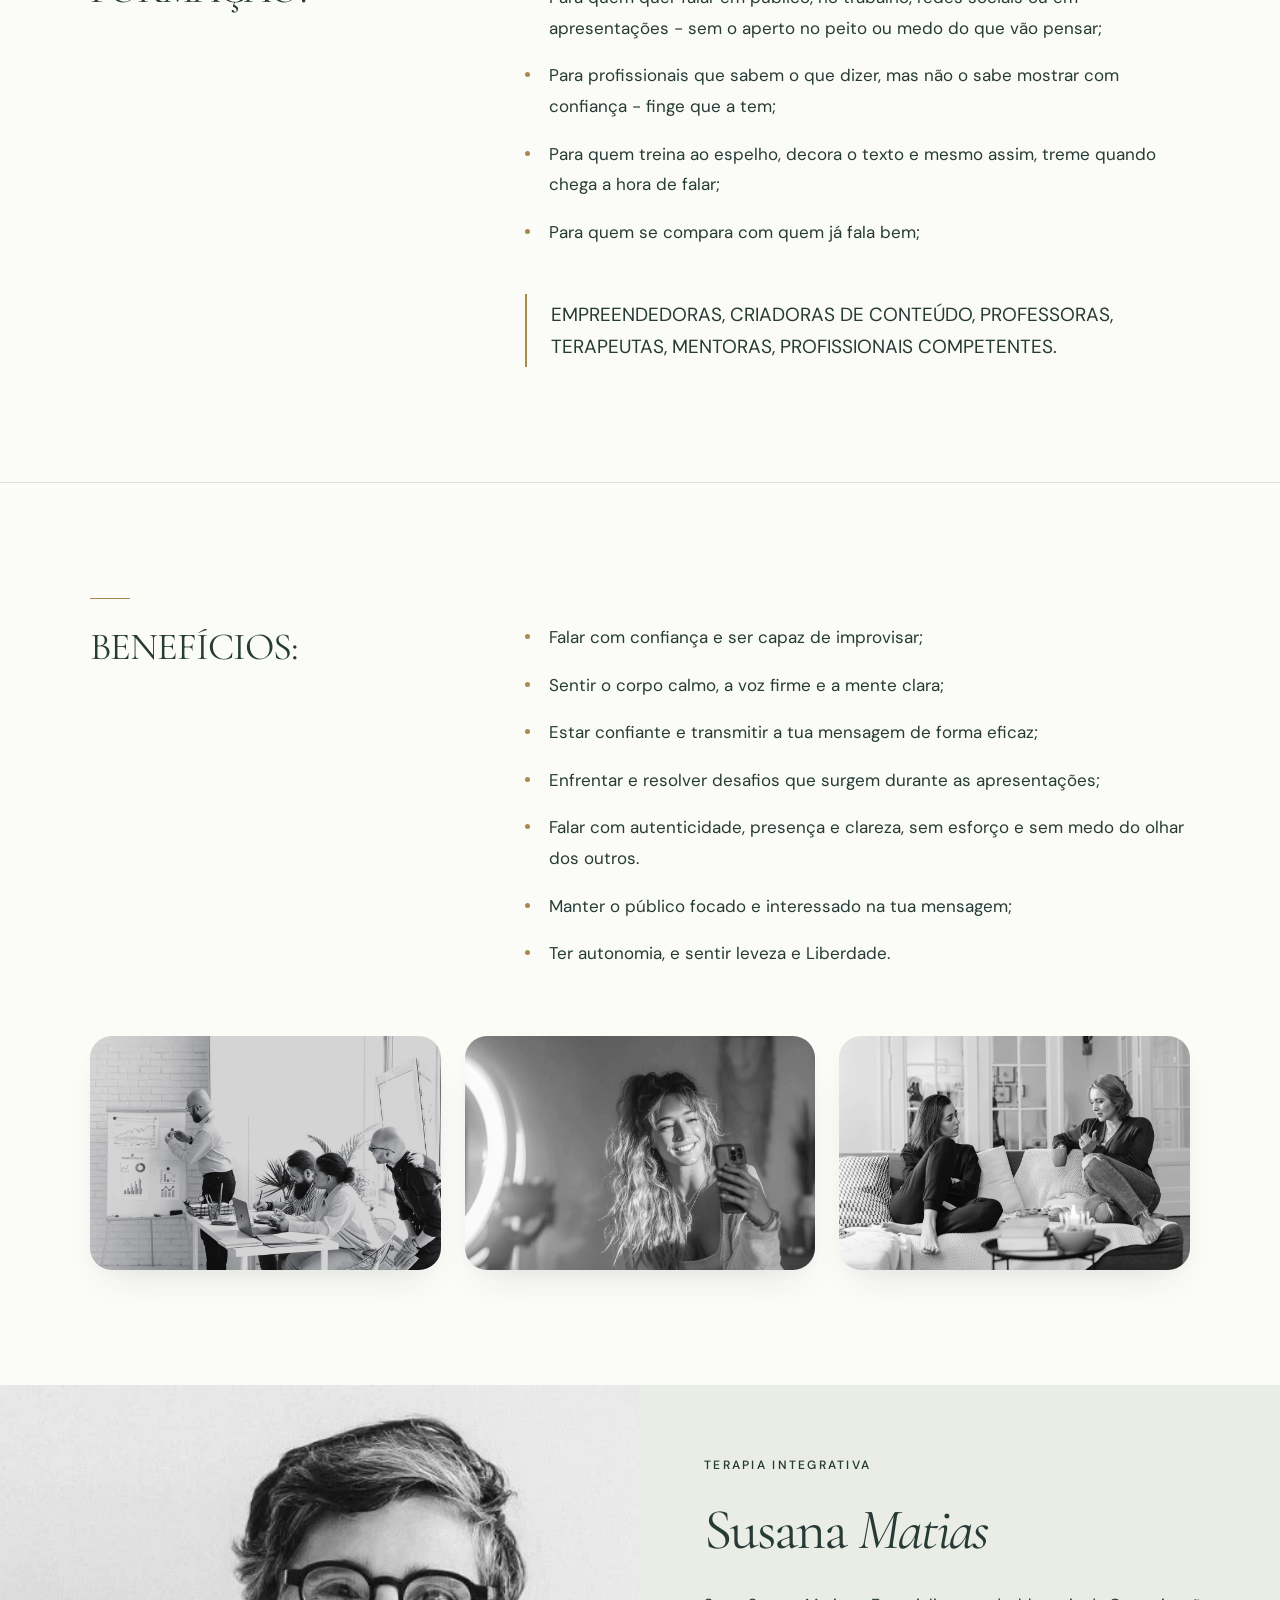
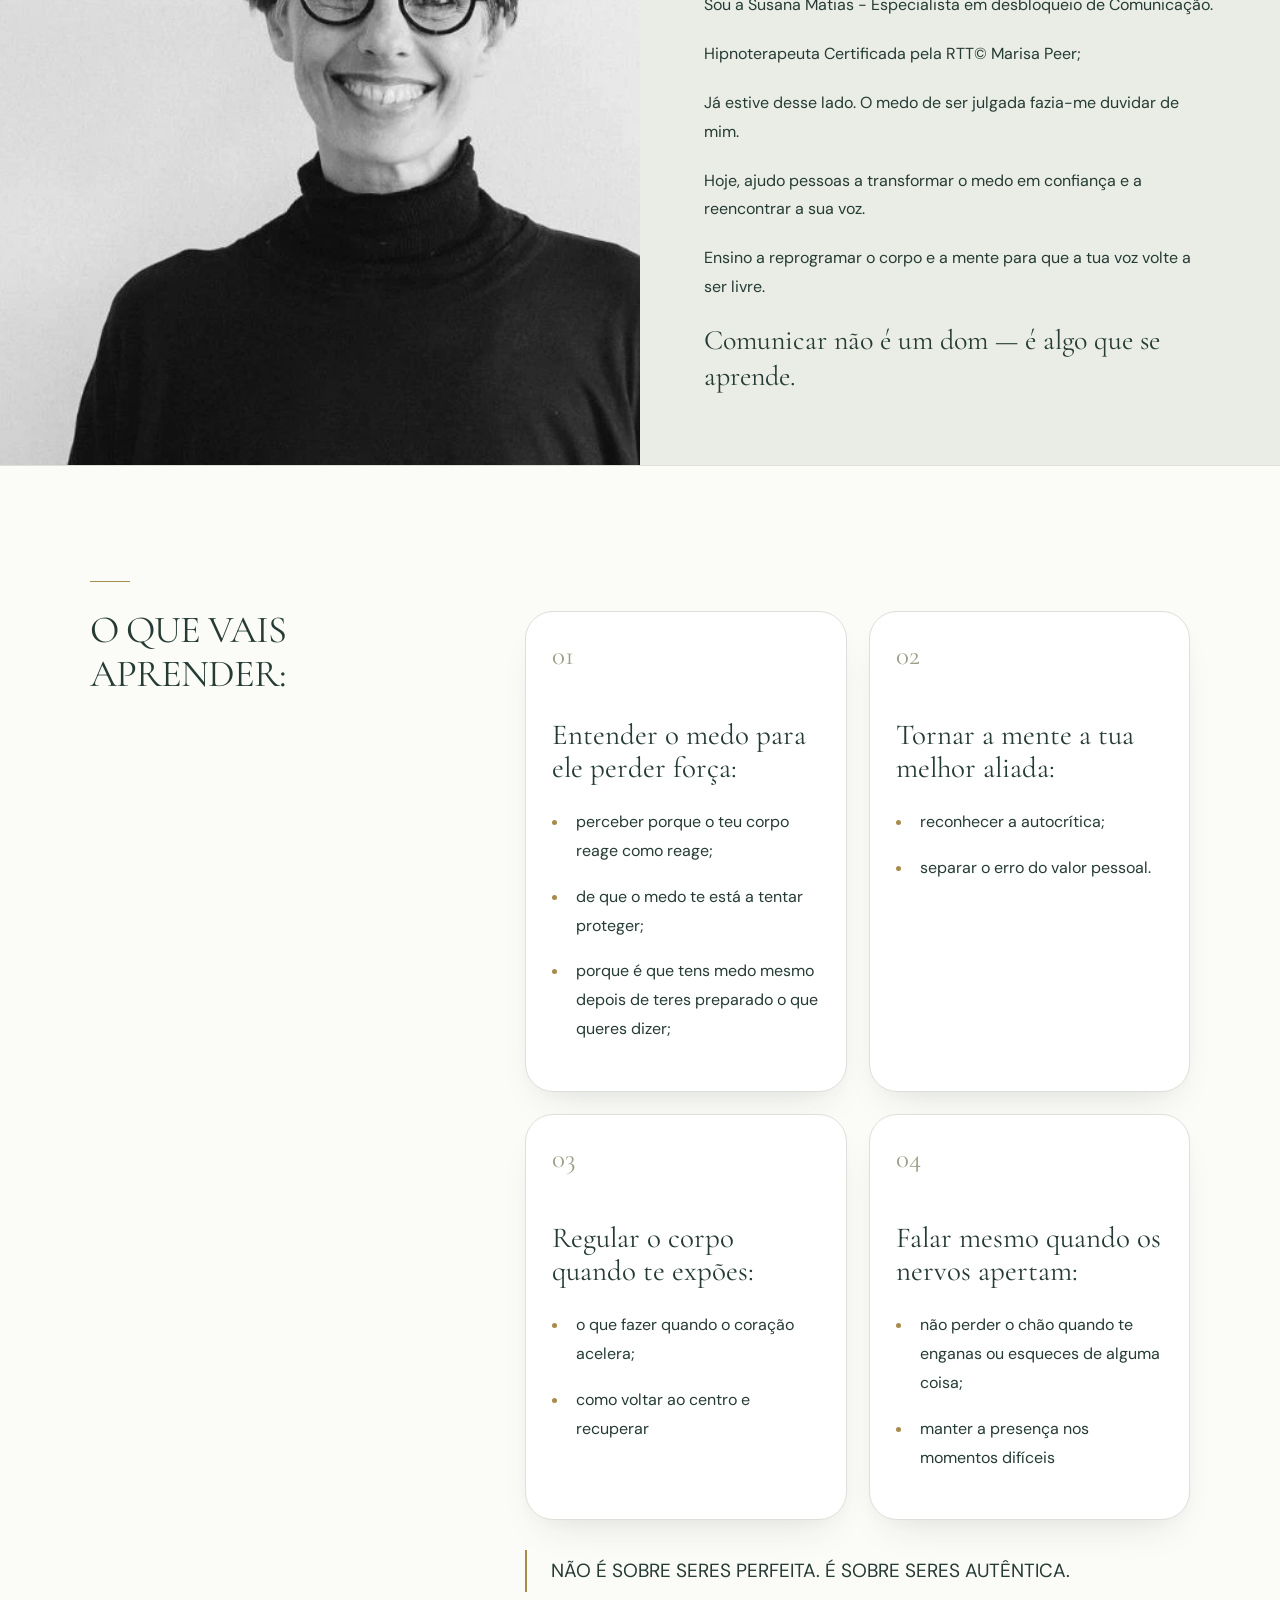
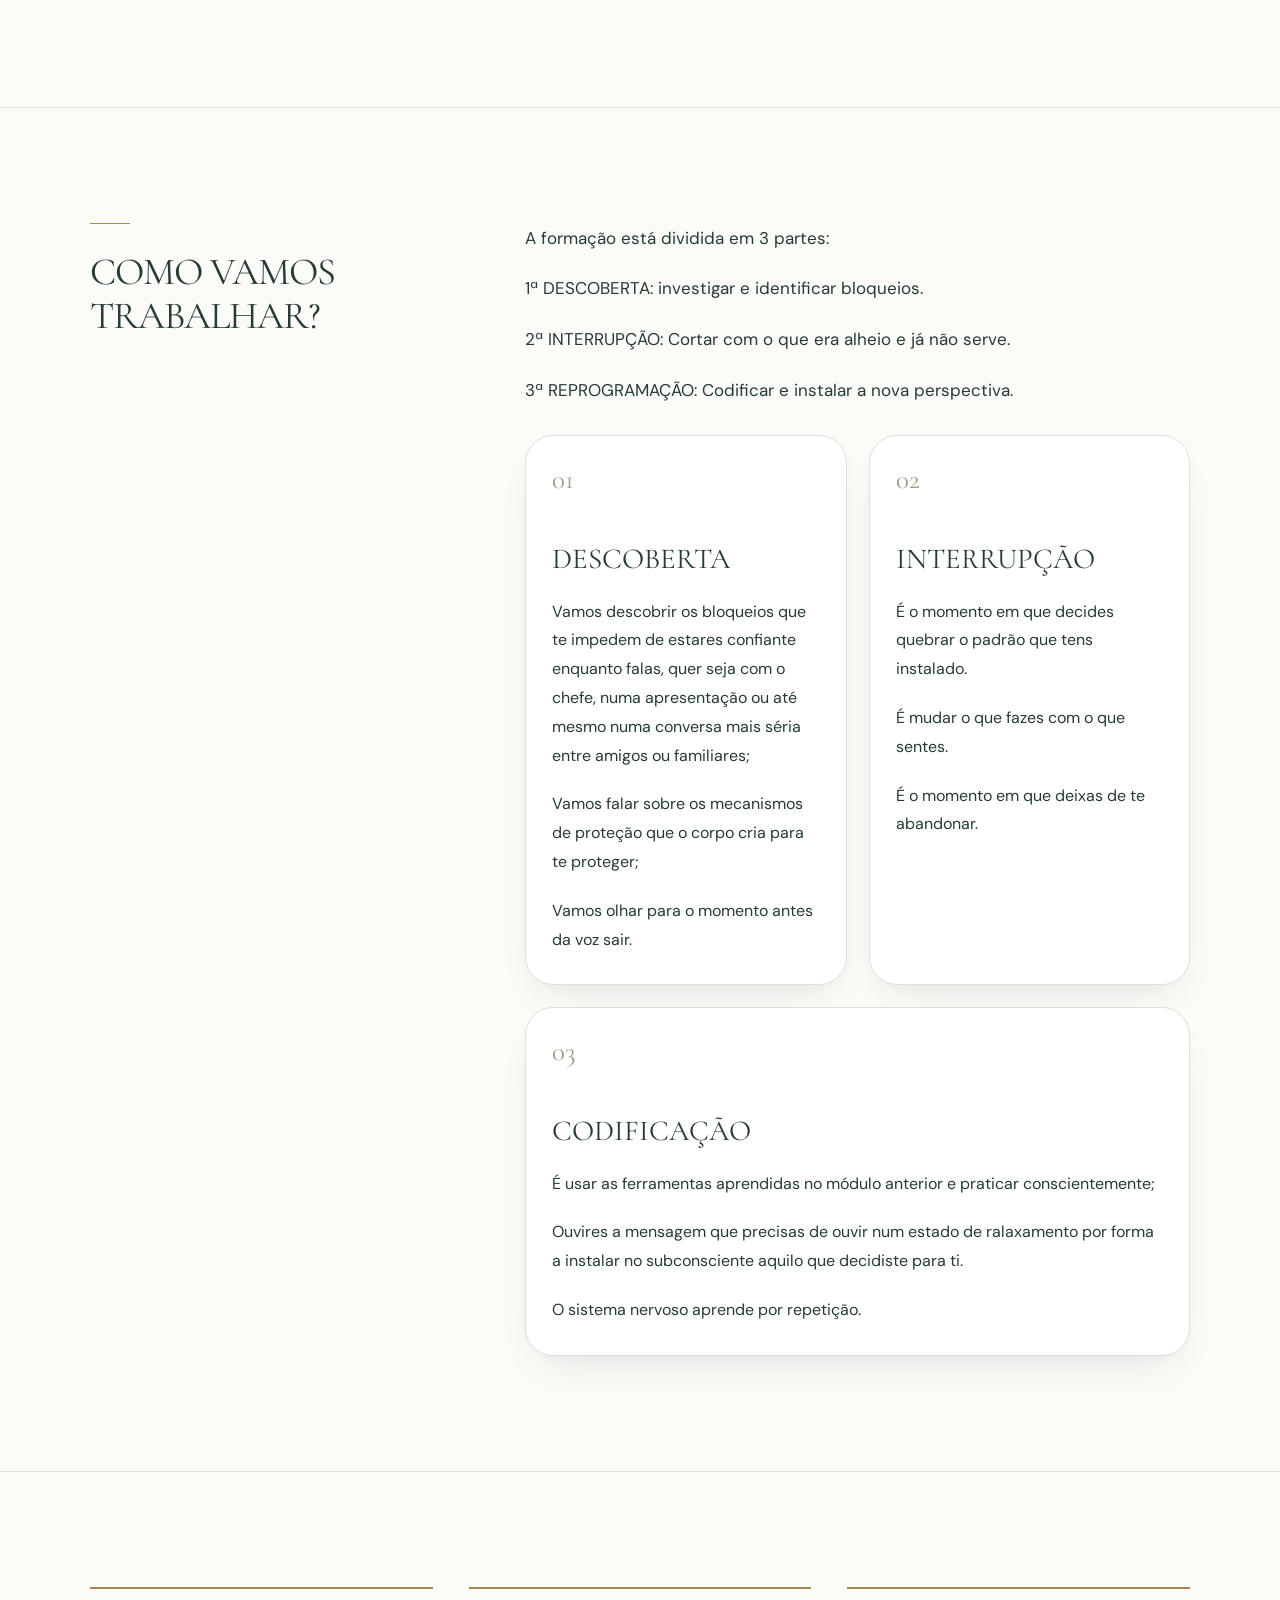
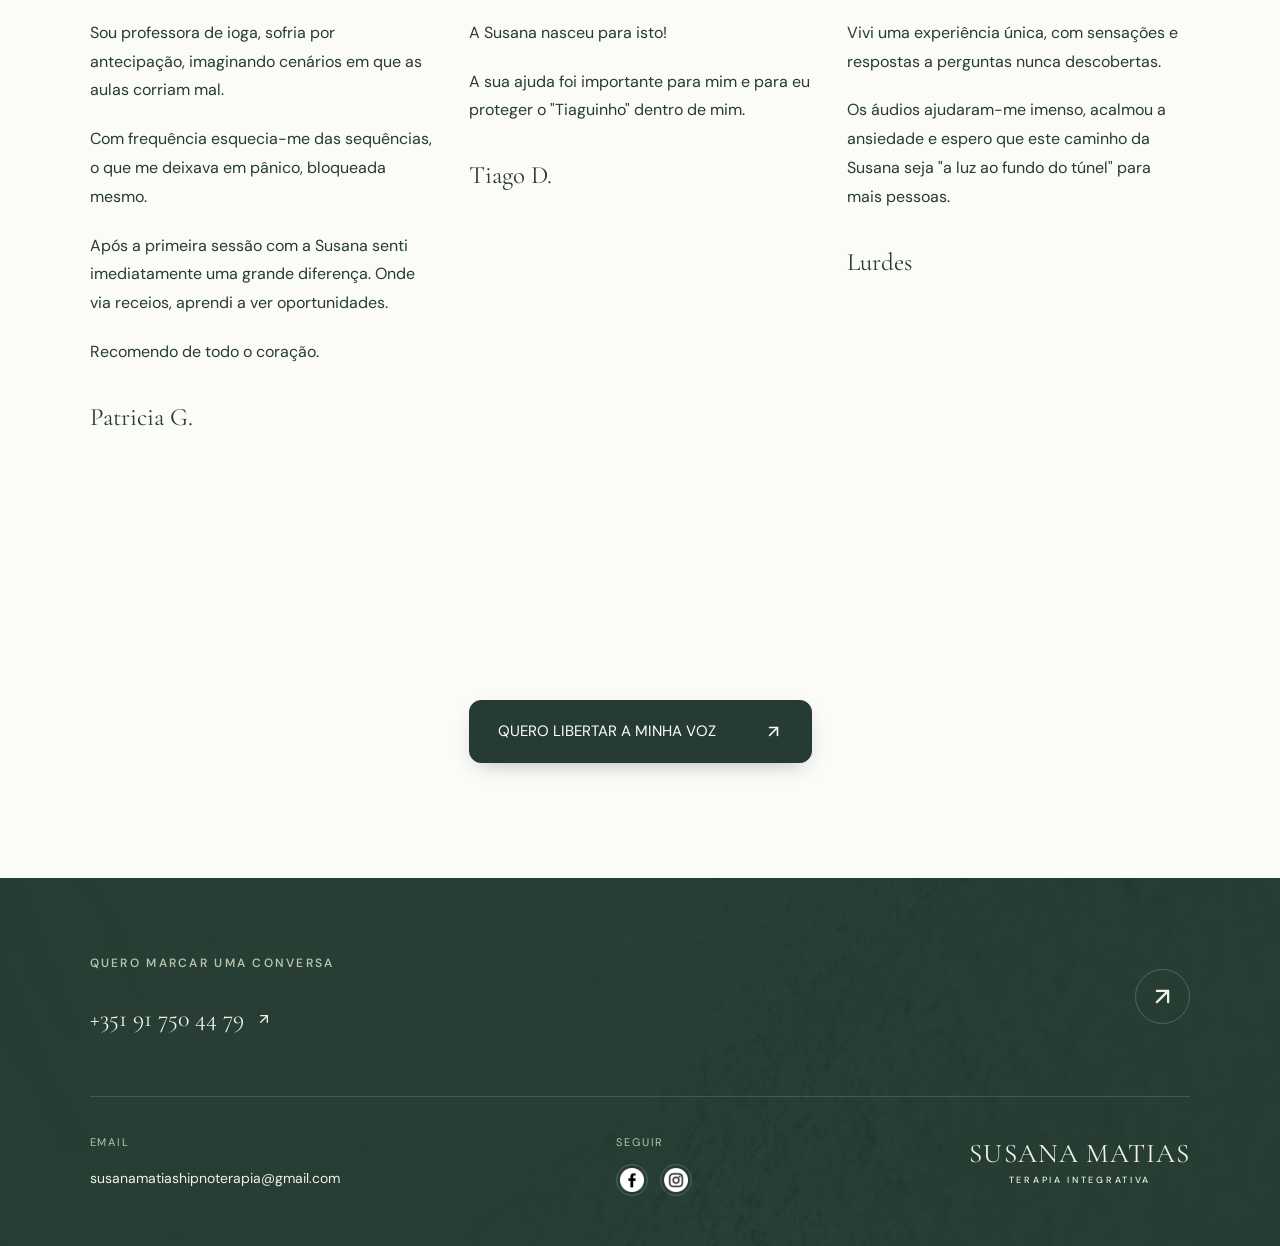
<file: susanawebsite/voz-segura/index.html>
<!DOCTYPE html><html lang="pt-PT"><head><meta charSet="utf-8"/><meta name="viewport" content="width=device-width, initial-scale=1"/><link rel="stylesheet" href="/susanawebsite/_next/static/css/index.hbXxlwR3.css" data-rsc-css-href="/susanawebsite/_next/static/css/index.hbXxlwR3.css" data-precedence="vite-rsc/importer-resources"/><link rel="modulepreload" fetchPriority="low" href="/susanawebsite/_next/static/chunks/index-CaiFRCT-.js"/><script src="/susanawebsite/_next/static/chunks/rolldown-runtime-C60lm6uB.js" type="module" async=""></script><script src="/susanawebsite/_next/static/chunks/framework-D_rUT4EX.js" type="module" async=""></script><script src="/susanawebsite/_next/static/chunks/navigation-errors-By4dF-Cc.js" type="module" async=""></script><link rel="modulepreload" href="/susanawebsite/_next/static/chunks/layout-segment-context-Drc49N2z.js" crossorigin=""/><link rel="modulepreload" href="/susanawebsite/_next/static/chunks/language-DUkJRK5J.js" crossorigin=""/><link rel="modulepreload" href="/susanawebsite/_next/static/chunks/programme-page-CSmLQjUB.js" crossorigin=""/><link rel="modulepreload" href="/susanawebsite/_next/static/chunks/navigation-Co_4nIP5.js" crossorigin=""/><link rel="modulepreload" href="/susanawebsite/_next/static/chunks/page-motion-Jyi633lo.js" crossorigin=""/><link rel="modulepreload" href="/susanawebsite/_next/static/chunks/site-footer-CIwty8xu.js" crossorigin=""/><link rel="modulepreload" href="/susanawebsite/_next/static/chunks/arrow-left-DHxVEFeI.js" crossorigin=""/><title>Voz Segura — Falar com confiança | Susana Matias</title><meta name="description" content="Conheça a formação Voz Segura: lidar com o medo de falar em público, comunicar com autenticidade e conhecer o acompanhamento de Susana Matias."/><meta name="robots" content="index, follow"/><meta property="og:title" content="Voz Segura — Falar com confiança | Susana Matias"/><meta property="og:description" content="Conheça a formação Voz Segura: lidar com o medo de falar em público, comunicar com autenticidade e conhecer o acompanhamento de Susana Matias."/><meta property="og:url" content="https://susanamatias.github.io/susanawebsite/voz-segura/"/><meta property="og:site_name" content="Susana Matias"/><meta property="og:type" content="website"/><meta property="og:locale" content="pt_PT"/><meta property="og:image" content="https://susanamatias.github.io/susanawebsite/images/susana-hero.webp"/><meta name="twitter:card" content="summary_large_image"/><meta name="twitter:title" content="Voz Segura — Falar com confiança | Susana Matias"/><meta name="twitter:description" content="Conheça a formação Voz Segura: lidar com o medo de falar em público, comunicar com autenticidade e conhecer o acompanhamento de Susana Matias."/><meta name="twitter:image" content="https://susanamatias.github.io/susanawebsite/images/susana-hero.webp"/><link rel="icon" href="/susanawebsite/images/heart.png"/><link rel="canonical" href="https://susanamatias.github.io/susanawebsite/voz-segura/"/><script>Object.assign(((self[Symbol.for("vinext.navigationRuntime")]??={bootstrap:{routeManifest:null},functions:{}}).bootstrap.rsc??={rsc:[]}),{params:{},nav:{"pathname":"/voz-segura","searchParams":[]}})</script><link rel="modulepreload" href="/susanawebsite/_next/static/chunks/index-CaiFRCT-.js" />
</head><body><script type="application/ld+json">{"@context":"https://schema.org","@graph":[{"@type":"Person","@id":"https://susanamatias.github.io/susanawebsite/#susana","name":"Susana Matias","url":"https://susanamatias.github.io/susanawebsite/","image":"https://susanamatias.github.io/susanawebsite/images/susana-about.webp","email":"susanamatiashipnoterapia@gmail.com","telephone":"+351917504479","sameAs":["https://www.instagram.com/susanamatias","https://www.facebook.com/share/1ghENpaHhE/?mibextid=wwXIfr"]},{"@type":"WebSite","@id":"https://susanamatias.github.io/susanawebsite/#website","url":"https://susanamatias.github.io/susanawebsite/","name":"Susana Matias","inLanguage":"pt-PT","publisher":{"@id":"https://susanamatias.github.io/susanawebsite/#susana"}}]}</script><a class="skip-link" href="#conteudo">Saltar para o conteúdo</a><header class="floating-header "><a class="wordmark" aria-label="Susana Matias — início" href="/susanawebsite/"><span>SUSANA MATIAS</span><small>TERAPIA INTEGRATIVA</small></a><button class="menu-toggle" type="button" aria-label="Abrir menu" aria-expanded="false" aria-controls="main-navigation"><svg xmlns="http://www.w3.org/2000/svg" width="22" height="22" viewBox="0 0 24 24" fill="none" stroke="currentColor" stroke-width="2" stroke-linecap="round" stroke-linejoin="round" class="lucide lucide-menu" aria-hidden="true"><path d="M4 5h16"></path><path d="M4 12h16"></path><path d="M4 19h16"></path></svg></button><nav class="main-navigation " id="main-navigation" aria-label="Menu principal"><a href="/susanawebsite/#sobre-mim">Susana Matias</a><a href="/susanawebsite/#rtt">O que é RTT®?</a><a href="/susanawebsite/#sessoes">Sessões</a><a href="/susanawebsite/voz-segura/">Voz Segura</a><a href="/susanawebsite/fim-ao-cigarro/">Fim ao Cigarro</a><a class="nav-contact" href="/susanawebsite/contactos/">Contactos<!-- --> <svg xmlns="http://www.w3.org/2000/svg" width="15" height="15" viewBox="0 0 24 24" fill="none" stroke="currentColor" stroke-width="2" stroke-linecap="round" stroke-linejoin="round" class="lucide lucide-arrow-up-right" aria-hidden="true"><path d="M7 7h10v10"></path><path d="M7 17 17 7"></path></svg></a></nav><div class="header-language"><button type="button" tabindex="0" id="base-ui-_R_h6i_" role="combobox" aria-expanded="false" aria-haspopup="listbox" data-slot="select-trigger" data-size="default" aria-label="Idioma" class="flex w-fit items-center justify-between gap-1.5 rounded-lg border border-input bg-transparent py-2 pr-2 pl-2.5 text-sm whitespace-nowrap transition-colors outline-none select-none focus-visible:border-ring focus-visible:ring-3 focus-visible:ring-ring/50 disabled:cursor-not-allowed disabled:opacity-50 aria-invalid:border-destructive aria-invalid:ring-3 aria-invalid:ring-destructive/20 data-placeholder:text-muted-foreground data-[size=default]:h-8 data-[size=sm]:h-7 data-[size=sm]:rounded-[min(var(--radius-md),10px)] *:data-[slot=select-value]:line-clamp-1 *:data-[slot=select-value]:flex *:data-[slot=select-value]:items-center *:data-[slot=select-value]:gap-1.5 dark:bg-input/30 dark:hover:bg-input/50 dark:aria-invalid:border-destructive/50 dark:aria-invalid:ring-destructive/40 [&amp;_svg]:pointer-events-none [&amp;_svg]:shrink-0 [&amp;_svg:not([class*=&#x27;size-&#x27;])]:size-4 language-trigger"><svg xmlns="http://www.w3.org/2000/svg" width="16" height="16" viewBox="0 0 24 24" fill="none" stroke="currentColor" stroke-width="2" stroke-linecap="round" stroke-linejoin="round" class="lucide lucide-earth" aria-hidden="true"><path d="M21.54 15H17a2 2 0 0 0-2 2v4.54"></path><path d="M7 3.34V5a3 3 0 0 0 3 3a2 2 0 0 1 2 2c0 1.1.9 2 2 2a2 2 0 0 0 2-2c0-1.1.9-2 2-2h3.17"></path><path d="M11 21.95V18a2 2 0 0 0-2-2a2 2 0 0 1-2-2v-1a2 2 0 0 0-2-2H2.05"></path><circle cx="12" cy="12" r="10"></circle></svg><span>PT</span><svg xmlns="http://www.w3.org/2000/svg" width="24" height="24" viewBox="0 0 24 24" fill="none" stroke="currentColor" stroke-width="2" stroke-linecap="round" stroke-linejoin="round" class="lucide lucide-chevron-down pointer-events-none size-4 text-muted-foreground" aria-hidden="true"><path d="m6 9 6 6 6-6"></path>▼</svg></button><input id="base-ui-_R_h6i_-hidden-input" style="clip-path:inset(50%);overflow:hidden;white-space:nowrap;border:0;padding:0;width:1px;height:1px;margin:-1px;position:fixed;top:0;left:0" tabindex="-1" aria-hidden="true" value="pt"/></div></header><main id="conteudo" class="programme-page programme-voz-segura"><section class="section programme-hero"><div class="programme-hero-copy"><a class="booking-back" href="/susanawebsite/"><svg xmlns="http://www.w3.org/2000/svg" width="17" height="17" viewBox="0 0 24 24" fill="none" stroke="currentColor" stroke-width="2" stroke-linecap="round" stroke-linejoin="round" class="lucide lucide-arrow-left" aria-hidden="true"><path d="m12 19-7-7 7-7"></path><path d="M19 12H5"></path></svg>Voltar ao site</a><span class="eyebrow">FORMAÇÃO</span><h1>Voz Segura</h1><div class="programme-hero-description"><p>Aprende a lidar com o medo, mesmo que hoje congeles só de pensar nisso.</p><p>Liberta a tua voz e a torna-te alguém capaz de falar com autenticidade numa reunião, apresentação, conversa difícil ou até mesmo em palco.</p></div><a class="solid-button programme-cta" href="/susanawebsite/voz-segura/inscricao/">QUERO LIBERTAR A MINHA VOZ<svg xmlns="http://www.w3.org/2000/svg" width="19" height="19" viewBox="0 0 24 24" fill="none" stroke="currentColor" stroke-width="2" stroke-linecap="round" stroke-linejoin="round" class="lucide lucide-arrow-up-right" aria-hidden="true"><path d="M7 7h10v10"></path><path d="M7 17 17 7"></path></svg></a></div><div class="programme-hero-art" aria-hidden="true"><img src="/susanawebsite/images/voz-segura.webp" alt="" width="612" height="738" fetchPriority="high"/><span class="eyebrow">SUSANA MATIAS</span></div></section><section class="section programme-section" aria-labelledby="voz-segura-0"><div class="programme-section-heading"><span class="small-rule"></span><h2 id="voz-segura-0">NESTE MOMENTO...</h2></div><div class="programme-copy"><ul class="programme-list"><li>Evitas reuniões ou apresentações com medo de errar;</li><li>Acreditas que não sabes o suficiente para falar para um grupo ou até mesmo pedir uma promoção ao chefe;</li><li>Sentes dores de barriga, mãos a tremer, voz a falhar ou esqueces-te do que queres dizer;</li><li>Ficas agradecida quando alguém, durante a reunião, diz o que pensas;</li><li>Ficas frustrada quando ninguém diz o que pensas;</li></ul><p class="programme-emphasis">ISTO É O QUE ESTÁ A SABOTAR A TUA LIBERDADE!</p></div></section><section class="section programme-section" aria-labelledby="voz-segura-1"><div class="programme-section-heading"><span class="small-rule"></span><h2 id="voz-segura-1">PARA QUEM É ESTA FORMAÇÃO?</h2></div><div class="programme-copy"><p>É para quem quer deixar de lutar contra o medo e voltar a sentir-se livre enquanto fala.</p><ul class="programme-list"><li>Para quem quer falar em público, no trabalho, redes sociais ou em apresentações - sem o aperto no peito ou medo do que vão pensar;</li><li>Para profissionais que sabem o que dizer, mas não o sabe mostrar com confiança - finge que a tem;</li><li>Para quem treina ao espelho, decora o texto e mesmo assim, treme quando chega a hora de falar;</li><li>Para quem se compara com quem já fala bem;</li></ul><p class="programme-emphasis">EMPREENDEDORAS, CRIADORAS DE CONTEÚDO, PROFESSORAS, TERAPEUTAS, MENTORAS, PROFISSIONAIS COMPETENTES.</p></div></section><section class="section programme-section" aria-labelledby="voz-segura-2"><div class="programme-section-heading"><span class="small-rule"></span><h2 id="voz-segura-2">BENEFÍCIOS:</h2></div><div class="programme-copy"><ul class="programme-list"><li>Falar com confiança e ser capaz de improvisar;</li><li>Sentir o corpo calmo, a voz firme e a mente clara;</li><li>Estar confiante e transmitir a tua mensagem de forma eficaz;</li><li>Enfrentar e resolver desafios que surgem durante as apresentações;</li><li>Falar com autenticidade, presença e clareza, sem esforço e sem medo do olhar dos outros.</li><li>Manter o público focado e interessado na tua mensagem;</li><li>Ter autonomia, e sentir leveza e Liberdade.</li></ul></div><div class="programme-gallery"><img src="/susanawebsite/images/voz-workshop-1.webp" width="600" height="400" loading="lazy" alt="Formação Voz Segura — fotografia 1"/><img src="/susanawebsite/images/voz-workshop-2.webp" width="600" height="400" loading="lazy" alt="Formação Voz Segura — fotografia 2"/><img src="/susanawebsite/images/voz-workshop-3.webp" width="600" height="400" loading="lazy" alt="Formação Voz Segura — fotografia 3"/></div></section><section class="programme-bio" aria-labelledby="programme-susana"><div class="programme-portrait"><img src="/susanawebsite/images/susana-programmes.webp" width="768" height="640" alt="Susana Matias" loading="lazy"/></div><div class="programme-bio-copy"><span class="eyebrow">TERAPIA INTEGRATIVA</span><h2 id="programme-susana">Susana <em>Matias</em></h2><p>Sou a Susana Matias - Especialista em desbloqueio de Comunicação.</p><p>Hipnoterapeuta Certificada pela RTT© Marisa Peer;</p><p>Já estive desse lado. O medo de ser julgada fazia-me duvidar de mim.</p><p>Hoje, ajudo pessoas a transformar o medo em confiança e a reencontrar a sua voz.</p><p>Ensino a reprogramar o corpo e a mente para que a tua voz volte a ser livre.</p><p>Comunicar não é um dom — é algo que se aprende.</p></div></section><section class="section programme-section" aria-labelledby="voz-segura-3"><div class="programme-section-heading"><span class="small-rule"></span><h2 id="voz-segura-3">O QUE VAIS APRENDER:</h2></div><div class="programme-copy"><div class="programme-cards"><article class="programme-card"><span class="step-number" aria-hidden="true">01</span><h3>Entender o medo para ele perder força:</h3><ul class="programme-list"><li>perceber porque o teu corpo reage como reage;</li><li>de que o medo te está a tentar proteger;</li><li>porque é que tens medo mesmo depois de teres preparado o que queres dizer;</li></ul></article><article class="programme-card"><span class="step-number" aria-hidden="true">02</span><h3>Tornar a mente a tua melhor aliada:</h3><ul class="programme-list"><li>reconhecer a autocrítica;</li><li>separar o erro do valor pessoal.</li></ul></article><article class="programme-card"><span class="step-number" aria-hidden="true">03</span><h3>Regular o corpo quando te expões:</h3><ul class="programme-list"><li>o que fazer quando o coração acelera;</li><li>como voltar ao centro e recuperar</li></ul></article><article class="programme-card"><span class="step-number" aria-hidden="true">04</span><h3>Falar mesmo quando os nervos apertam:</h3><ul class="programme-list"><li>não perder o chão quando te enganas ou esqueces de alguma coisa;</li><li>manter a presença nos momentos difíceis</li></ul></article></div><p class="programme-emphasis">NÃO É SOBRE SERES PERFEITA. É SOBRE SERES AUTÊNTICA.</p></div></section><section class="section programme-section" aria-labelledby="voz-segura-4"><div class="programme-section-heading"><span class="small-rule"></span><h2 id="voz-segura-4">COMO VAMOS TRABALHAR?</h2></div><div class="programme-copy"><p>A formação está dividida em 3 partes:</p><p>1ª DESCOBERTA: investigar e identificar bloqueios.</p><p>2ª INTERRUPÇÃO: Cortar com o que era alheio e já não serve.</p><p>3ª REPROGRAMAÇÃO: Codificar e instalar a nova perspectiva.</p><div class="programme-cards"><article class="programme-card"><span class="step-number" aria-hidden="true">01</span><h3>DESCOBERTA</h3><p>Vamos descobrir os bloqueios que te impedem de estares confiante enquanto falas, quer seja com o chefe, numa apresentação ou até mesmo numa conversa mais séria entre amigos ou familiares;</p><p>Vamos falar sobre os mecanismos de proteção que o corpo cria para te proteger;</p><p>Vamos olhar para o momento antes da voz sair.</p></article><article class="programme-card"><span class="step-number" aria-hidden="true">02</span><h3>INTERRUPÇÃO</h3><p>É o momento em que decides quebrar o padrão que tens instalado.</p><p>É mudar o que fazes com o que sentes.</p><p>É o momento em que deixas de te abandonar.</p></article><article class="programme-card"><span class="step-number" aria-hidden="true">03</span><h3>CODIFICAÇÃO</h3><p>É usar as ferramentas aprendidas no módulo anterior e praticar conscientemente;</p><p>Ouvires a mensagem que precisas de ouvir num estado de ralaxamento por forma a instalar no subconsciente aquilo que decidiste para ti.</p><p>O sistema nervoso aprende por repetição.</p></article></div></div></section><section class="section programme-testimonials" aria-label="Testemunhos"><figure><blockquote><p>Sou professora de ioga, sofria por antecipação, imaginando cenários em que as aulas corriam mal.</p><p>Com frequência esquecia-me das sequências, o que me deixava em pânico, bloqueada mesmo.</p><p>Após a primeira sessão com a Susana senti imediatamente uma grande diferença. Onde via receios, aprendi a ver oportunidades.</p><p>Recomendo de todo o coração.</p></blockquote><figcaption>Patricia G.</figcaption></figure><figure><blockquote><p>A Susana nasceu para isto!</p><p>A sua ajuda foi importante para mim e para eu proteger o &quot;Tiaguinho&quot; dentro de mim.</p></blockquote><figcaption>Tiago D.</figcaption></figure><figure><blockquote><p>Vivi uma experiência única, com sensações e respostas a perguntas nunca descobertas.</p><p>Os áudios ajudaram-me imenso, acalmou a ansiedade e espero que este caminho da Susana seja &quot;a luz ao fundo do túnel&quot; para mais pessoas.</p></blockquote><figcaption>Lurdes</figcaption></figure></section><div class="section programme-final-cta"><a class="solid-button programme-cta" href="/susanawebsite/voz-segura/inscricao/">QUERO LIBERTAR A MINHA VOZ<svg xmlns="http://www.w3.org/2000/svg" width="19" height="19" viewBox="0 0 24 24" fill="none" stroke="currentColor" stroke-width="2" stroke-linecap="round" stroke-linejoin="round" class="lucide lucide-arrow-up-right" aria-hidden="true"><path d="M7 7h10v10"></path><path d="M7 17 17 7"></path></svg></a></div></main><footer class="section contact" id="contatos"><div class="contact-top"><div><span class="eyebrow">QUERO MARCAR UMA CONVERSA</span><a class="contact-phone" href="https://wa.me/351917504479" target="_blank" rel="noopener noreferrer" aria-label="WhatsApp: +351 91 750 44 79" title="WhatsApp">+351 91 750 44 79 <svg xmlns="http://www.w3.org/2000/svg" width="24" height="24" viewBox="0 0 24 24" fill="none" stroke="currentColor" stroke-width="2" stroke-linecap="round" stroke-linejoin="round" class="lucide lucide-arrow-up-right" aria-hidden="true"><path d="M7 7h10v10"></path><path d="M7 17 17 7"></path></svg></a></div><a class="back-top" href="#conteudo" aria-label="Voltar ao início"><svg xmlns="http://www.w3.org/2000/svg" width="27" height="27" viewBox="0 0 24 24" fill="none" stroke="currentColor" stroke-width="2" stroke-linecap="round" stroke-linejoin="round" class="lucide lucide-arrow-up-right" aria-hidden="true"><path d="M7 7h10v10"></path><path d="M7 17 17 7"></path></svg></a></div><div class="contact-bottom"><div><h2>EMAIL</h2><a class="contact-email" href="mailto:susanamatiashipnoterapia@gmail.com">susanamatiashipnoterapia@gmail.com</a></div><div><h2>SEGUIR</h2><div class="social-links" aria-label="Redes sociais"><a href="https://www.facebook.com/share/1ghENpaHhE/?mibextid=wwXIfr" aria-label="Facebook"><img src="/susanawebsite/images/facebook.png" alt="" width="24" height="24" loading="lazy"/></a><a href="https://www.instagram.com/susanamatias" aria-label="Instagram"><img src="/susanawebsite/images/instagram.png" alt="" width="24" height="24" loading="lazy"/></a></div></div><a class="wordmark footer-wordmark" href="/susanawebsite/"><span>SUSANA MATIAS</span><small>TERAPIA INTEGRATIVA</small></a></div></footer><script type="module" src="/susanawebsite/_next/static/chunks/index-CaiFRCT-.js" id="_R_" async=""></script><script>((self[Symbol.for("vinext.navigationRuntime")]??={bootstrap:{routeManifest:null},functions:{}}).bootstrap.rsc??={rsc:[]}).rsc.push("0:{\"page:/voz-segura\":\"$L1\",\"layout:/\":\"$L2\",\"route:/voz-segura\":\"$L3\",\"__route\":\"route:/voz-segura\",\"__interceptionContext\":null,\"__layoutIds\":[\"layout:/\"],\"__rootLayout\":\"/\",\"__bfcacheSegmentIdentities\":{\"layout:/\":\"[\\\"layout\\\",\\\"layout:/\\\",\\\"root-boundary:/\\\",\\\"\\\"]\",\"page:/voz-segura\":\"[\\\"page\\\",\\\"page:/voz-segura\\\",\\\"root-boundary:/\\\",\\\"[\\\\\\\"voz-segura\\\\\\\"]\\\"]\"},\"__srcPage\":[\"voz-segura\",\"page\"],\"__layoutFlags\":{\"layout:/\":\"s\"},\"__artifactCompatibility\":{\"schemaVersion\":1,\"graphVersion\":\"app-route-graph:6eed86b8e84d2968\",\"deploymentVersion\":\"887c790b-6e8c-4751-952a-38a8a0e69680\",\"appElementsSchemaVersion\":1,\"rscPayloadSchemaVersion\":1,\"rootBoundaryId\":\"/\",\"renderEpoch\":null}}\n")</script><script>((self[Symbol.for("vinext.navigationRuntime")]??={bootstrap:{routeManifest:null},functions:{}}).bootstrap.rsc??={rsc:[]}).rsc.push("4:I[\"544a703b9824\",[],\"LanguageProvider\",1]\n")</script><script>((self[Symbol.for("vinext.navigationRuntime")]??={bootstrap:{routeManifest:null},functions:{}}).bootstrap.rsc??={rsc:[]}).rsc.push("5:I[\"3bb4c73cb361\",[],\"Children\",1]\n")</script><script>((self[Symbol.for("vinext.navigationRuntime")]??={bootstrap:{routeManifest:null},functions:{}}).bootstrap.rsc??={rsc:[]}).rsc.push("6:I[\"0bef8629d058\",[],\"GlobalErrorBoundary\",1]\n")</script><script>((self[Symbol.for("vinext.navigationRuntime")]??={bootstrap:{routeManifest:null},functions:{}}).bootstrap.rsc??={rsc:[]}).rsc.push("7:I[\"a7f3f1d63985\",[],\"default\",1]\n")</script><script>((self[Symbol.for("vinext.navigationRuntime")]??={bootstrap:{routeManifest:null},functions:{}}).bootstrap.rsc??={rsc:[]}).rsc.push("8:I[\"0bef8629d058\",[],\"ErrorBoundary\",1]\n")</script><script>((self[Symbol.for("vinext.navigationRuntime")]??={bootstrap:{routeManifest:null},functions:{}}).bootstrap.rsc??={rsc:[]}).rsc.push("9:I[\"bcc88b3729e4\",[],\"LayoutSegmentProvider\",1]\n")</script><script>((self[Symbol.for("vinext.navigationRuntime")]??={bootstrap:{routeManifest:null},functions:{}}).bootstrap.rsc??={rsc:[]}).rsc.push("a:I[\"3bb4c73cb361\",[],\"Slot\",1]\n")</script><script>((self[Symbol.for("vinext.navigationRuntime")]??={bootstrap:{routeManifest:null},functions:{}}).bootstrap.rsc??={rsc:[]}).rsc.push("b:I[\"0bef8629d058\",[],\"NotFoundBoundary\",1]\n")</script><script>((self[Symbol.for("vinext.navigationRuntime")]??={bootstrap:{routeManifest:null},functions:{}}).bootstrap.rsc??={rsc:[]}).rsc.push("c:I[\"fdec6512cad3\",[],\"AppRouterScrollTarget\",1]\n")</script><script>((self[Symbol.for("vinext.navigationRuntime")]??={bootstrap:{routeManifest:null},functions:{}}).bootstrap.rsc??={rsc:[]}).rsc.push("d:I[\"0bef8629d058\",[],\"RedirectBoundary\",1]\n")</script><script>((self[Symbol.for("vinext.navigationRuntime")]??={bootstrap:{routeManifest:null},functions:{}}).bootstrap.rsc??={rsc:[]}).rsc.push(":HL[\"/susanawebsite/_next/static/css/index.hbXxlwR3.css\",\"style\"     ]\n")</script><script>((self[Symbol.for("vinext.navigationRuntime")]??={bootstrap:{routeManifest:null},functions:{}}).bootstrap.rsc??={rsc:[]}).rsc.push("2:[[[\"$\",\"link\",\"css:/susanawebsite/_next/static/css/index.hbXxlwR3.css\",{\"rel\":\"stylesheet\",\"precedence\":\"vite-rsc/importer-resources\",\"href\":\"/susanawebsite/_next/static/css/index.hbXxlwR3.css\",\"data-rsc-css-href\":\"/susanawebsite/_next/static/css/index.hbXxlwR3.css\"}],\"$undefined\"],[\"$\",\"html\",null,{\"lang\":\"pt-PT\",\"children\":[\"$\",\"body\",null,{\"children\":[[\"$\",\"script\",null,{\"type\":\"application/ld+json\",\"dangerouslySetInnerHTML\":{\"__html\":\"{\\\"@context\\\":\\\"https://schema.org\\\",\\\"@graph\\\":[{\\\"@type\\\":\\\"Person\\\",\\\"@id\\\":\\\"https://susanamatias.github.io/susanawebsite/#susana\\\",\\\"name\\\":\\\"Susana Matias\\\",\\\"url\\\":\\\"https://susanamatias.github.io/susanawebsite/\\\",\\\"image\\\":\\\"https://susanamatias.github.io/susanawebsite/images/susana-about.webp\\\",\\\"email\\\":\\\"susanamatiashipnoterapia@gmail.com\\\",\\\"telephone\\\":\\\"+351917504479\\\",\\\"sameAs\\\":[\\\"https://www.instagram.com/susanamatias\\\",\\\"https://www.facebook.com/share/1ghENpaHhE/?mibextid=wwXIfr\\\"]},{\\\"@type\\\":\\\"WebSite\\\",\\\"@id\\\":\\\"https://susanamatias.github.io/susanawebsite/#website\\\",\\\"url\\\":\\\"https://susanamatias.github.io/susanawebsite/\\\",\\\"name\\\":\\\"Susana Matias\\\",\\\"inLanguage\\\":\\\"pt-PT\\\",\\\"publisher\\\":{\\\"@id\\\":\\\"https://susanamatias.github.io/susanawebsite/#susana\\\"}}]}\"}}],[\"$\",\"$L4\",null,{\"initialLanguage\":\"pt\",\"children\":[\"$\",\"$L5\",null,{}]}]]}]}]]\n")</script><script>((self[Symbol.for("vinext.navigationRuntime")]??={bootstrap:{routeManifest:null},functions:{}}).bootstrap.rsc??={rsc:[]}).rsc.push("3:[[[\"$\",\"meta\",null,{\"charSet\":\"utf-8\"}],[[\"$\",\"title\",\"0\",{\"children\":\"Voz Segura — Falar com confiança | Susana Matias\"}],[\"$\",\"meta\",\"1\",{\"name\":\"description\",\"content\":\"Conheça a formação Voz Segura: lidar com o medo de falar em público, comunicar com autenticidade e conhecer o acompanhamento de Susana Matias.\"}],[\"$\",\"meta\",\"2\",{\"name\":\"robots\",\"content\":\"index, follow\"}],[\"$\",\"meta\",\"3\",{\"property\":\"og:title\",\"content\":\"Voz Segura — Falar com confiança | Susana Matias\"}],[\"$\",\"meta\",\"4\",{\"property\":\"og:description\",\"content\":\"Conheça a formação Voz Segura: lidar com o medo de falar em público, comunicar com autenticidade e conhecer o acompanhamento de Susana Matias.\"}],[\"$\",\"meta\",\"5\",{\"property\":\"og:url\",\"content\":\"https://susanamatias.github.io/susanawebsite/voz-segura/\"}],[\"$\",\"meta\",\"6\",{\"property\":\"og:site_name\",\"content\":\"Susana Matias\"}],[\"$\",\"meta\",\"7\",{\"property\":\"og:type\",\"content\":\"website\"}],[\"$\",\"meta\",\"8\",{\"property\":\"og:locale\",\"content\":\"pt_PT\"}],[\"$\",\"meta\",\"9\",{\"property\":\"og:image\",\"content\":\"https://susanamatias.github.io/susanawebsite/images/susana-hero.webp\"}],[\"$\",\"meta\",\"10\",{\"name\":\"twitter:card\",\"content\":\"summary_large_image\"}],[\"$\",\"meta\",\"11\",{\"name\":\"twitter:title\",\"content\":\"Voz Segura — Falar com confiança | Susana Matias\"}],[\"$\",\"meta\",\"12\",{\"name\":\"twitter:description\",\"content\":\"Conheça a formação Voz Segura: lidar com o medo de falar em público, comunicar com autenticidade e conhecer o acompanhamento de Susana Matias.\"}],[\"$\",\"meta\",\"13\",{\"name\":\"twitter:image\",\"content\":\"https://susanamatias.github.io/susanawebsite/images/susana-hero.webp\"}],[\"$\",\"link\",\"14\",{\"data-vinext-streamed-icon\":\"$undefined\",\"rel\":\"icon\",\"href\":\"/susanawebsite/images/heart.png\",\"type\":\"$undefined\",\"sizes\":\"$undefined\",\"color\":\"$undefined\",\"media\":\"$undefined\",\"fetchPriority\":\"$undefined\"}],[\"$\",\"link\",\"15\",{\"rel\":\"canonical\",\"href\":\"https://susanamatias.github.io/susanawebsite/voz-segura/\"}]],[[\"$\",\"meta\",\"0\",{\"name\":\"viewport\",\"content\":\"width=device-width, initial-scale=1\"}]]],[\"$\",\"$L6\",null,{\"fallback\":\"$7\",\"children\":[\"$\",\"$L8\",null,{\"fallback\":\"$7\",\"children\":[\"$\",\"$L9\",null,{\"providerId\":\"layout:/\",\"segmentMap\":{\"children\":[\"voz-segura\"]},\"children\":[\"$\",\"$La\",null,{\"id\":\"layout:/\",\"parallelSlots\":\"$undefined\",\"children\":[\"$\",\"$Lb\",null,{\"resetKey\":\"voz-segura\",\"fallback\":[[\"$\",\"title\",null,{\"children\":\"404: This page could not be found.\"}],[\"$\",\"div\",null,{\"style\":{\"fontFamily\":\"system-ui,\\\"Segoe UI\\\",Roboto,Helvetica,Arial,sans-serif,\\\"Apple Color Emoji\\\",\\\"Segoe UI Emoji\\\"\",\"height\":\"100vh\",\"textAlign\":\"center\",\"display\":\"flex\",\"flexDirection\":\"column\",\"alignItems\":\"center\",\"justifyContent\":\"center\"},\"children\":[\"$\",\"div\",null,{\"children\":[[\"$\",\"style\",null,{\"dangerouslySetInnerHTML\":{\"__html\":\"body{color:#000;background:#fff;margin:0}.next-error-h1{border-right:1px solid rgba(0,0,0,.3)}@media (prefers-color-scheme:dark){body{color:#fff;background:#000}.next-error-h1{border-right:1px solid rgba(255,255,255,.3)}}\"}}],[\"$\",\"h1\",null,{\"className\":\"next-error-h1\",\"style\":{\"display\":\"inline-block\",\"margin\":\"0 20px 0 0\",\"padding\":\"0 23px 0 0\",\"fontSize\":24,\"fontWeight\":500,\"verticalAlign\":\"top\",\"lineHeight\":\"49px\"},\"children\":404}],[\"$\",\"div\",null,{\"style\":{\"display\":\"inline-block\"},\"children\":[\"$\",\"h2\",null,{\"style\":{\"fontSize\":14,\"fontWeight\":400,\"lineHeight\":\"49px\",\"margin\":0},\"children\":\"This page could not be found.\"}]}]]}]}]],\"children\":[\"$\",\"$Lc\",null,{\"children\":[\"$\",\"$Ld\",null,{\"children\":[[\"$\",\"$L9\",null,{\"providerId\":\"page:/voz-segura\",\"segmentMap\":{\"children\":[\"__PAGE__\"]},\"children\":[\"$\",\"$La\",null,{\"id\":\"page:/voz-segura\"}]}],null]}]}]}]}]}]}]}],null,null]\n")</script><script>((self[Symbol.for("vinext.navigationRuntime")]??={bootstrap:{routeManifest:null},functions:{}}).bootstrap.rsc??={rsc:[]}).rsc.push("e:I[\"f72c556f69b2\",[],\"default\",1]\n")</script><script>((self[Symbol.for("vinext.navigationRuntime")]??={bootstrap:{routeManifest:null},functions:{}}).bootstrap.rsc??={rsc:[]}).rsc.push("1:[\"$\",\"$Le\",null,{\"slug\":\"voz-segura\"}]\n")</script><script>Object.assign(((self[Symbol.for("vinext.navigationRuntime")]??={bootstrap:{routeManifest:null},functions:{}}).bootstrap.rsc??={rsc:[]}),{"initialCacheKind":"static"});((self[Symbol.for("vinext.navigationRuntime")]??={bootstrap:{routeManifest:null},functions:{}}).bootstrap.rsc??={rsc:[]}).done=true</script></body></html>
</file>
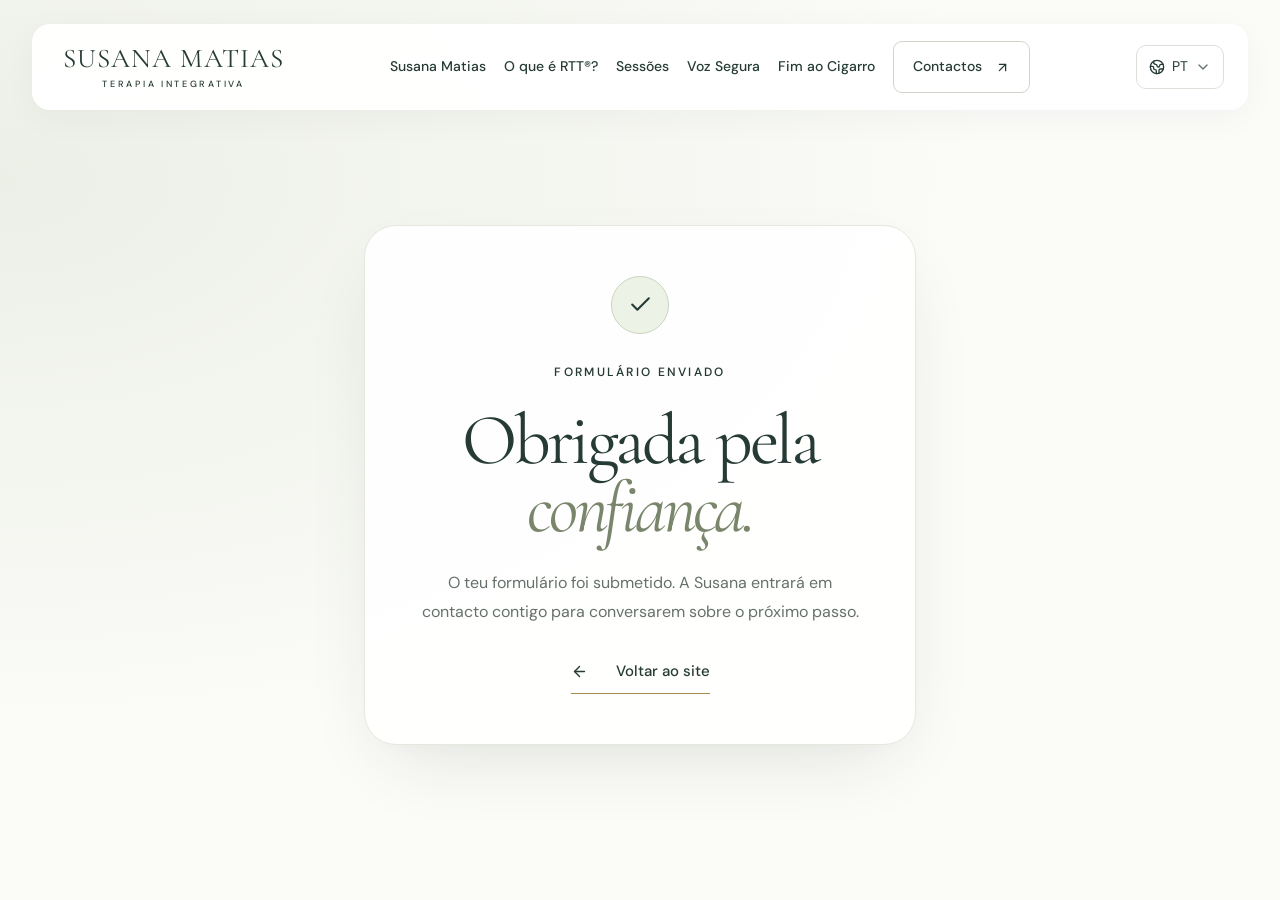
<file: susanawebsite/contactos/obrigado/index.html>
<!DOCTYPE html><html lang="pt-PT"><head><meta charSet="utf-8"/><meta name="viewport" content="width=device-width, initial-scale=1"/><link rel="stylesheet" href="/susanawebsite/_next/static/css/index.hbXxlwR3.css" data-rsc-css-href="/susanawebsite/_next/static/css/index.hbXxlwR3.css" data-precedence="vite-rsc/importer-resources"/><link rel="modulepreload" fetchPriority="low" href="/susanawebsite/_next/static/chunks/index-CaiFRCT-.js"/><script src="/susanawebsite/_next/static/chunks/rolldown-runtime-C60lm6uB.js" type="module" async=""></script><script src="/susanawebsite/_next/static/chunks/framework-D_rUT4EX.js" type="module" async=""></script><script src="/susanawebsite/_next/static/chunks/navigation-errors-By4dF-Cc.js" type="module" async=""></script><link rel="modulepreload" href="/susanawebsite/_next/static/chunks/layout-segment-context-Drc49N2z.js" crossorigin=""/><link rel="modulepreload" href="/susanawebsite/_next/static/chunks/language-DUkJRK5J.js" crossorigin=""/><link rel="modulepreload" href="/susanawebsite/_next/static/chunks/thank-you-hpnM-Dvy.js" crossorigin=""/><link rel="modulepreload" href="/susanawebsite/_next/static/chunks/navigation-Co_4nIP5.js" crossorigin=""/><link rel="modulepreload" href="/susanawebsite/_next/static/chunks/arrow-left-DHxVEFeI.js" crossorigin=""/><title>Obrigada | Susana Matias</title><meta name="description" content="Obrigada pela sua mensagem."/><meta name="robots" content="noindex, follow"/><meta property="og:title" content="Susana Matias | Hipnoterapia e Terapia Integrativa"/><meta property="og:description" content="Conheça Susana Matias, a hipnoterapia e a Terapia de Transformação Rápida (RTT®). Descubra as sessões e marque uma conversa."/><meta property="og:url" content="https://susanamatias.github.io/susanawebsite/"/><meta property="og:site_name" content="Susana Matias"/><meta property="og:type" content="website"/><meta property="og:locale" content="pt_PT"/><meta property="og:image" content="https://susanamatias.github.io/susanawebsite/images/susana-hero.webp"/><meta property="og:image:alt" content="Susana Matias"/><meta name="twitter:card" content="summary_large_image"/><meta name="twitter:title" content="Susana Matias | Hipnoterapia e Terapia Integrativa"/><meta name="twitter:description" content="Conheça Susana Matias, a hipnoterapia e a Terapia de Transformação Rápida (RTT®). Descubra as sessões e marque uma conversa."/><meta name="twitter:image" content="https://susanamatias.github.io/susanawebsite/images/susana-hero.webp"/><link rel="icon" href="/susanawebsite/images/heart.png"/><link rel="canonical" href="https://susanamatias.github.io/susanawebsite/contactos/obrigado/"/><script>Object.assign(((self[Symbol.for("vinext.navigationRuntime")]??={bootstrap:{routeManifest:null},functions:{}}).bootstrap.rsc??={rsc:[]}),{params:{},nav:{"pathname":"/contactos/obrigado","searchParams":[]}})</script><link rel="modulepreload" href="/susanawebsite/_next/static/chunks/index-CaiFRCT-.js" />
</head><body><script type="application/ld+json">{"@context":"https://schema.org","@graph":[{"@type":"Person","@id":"https://susanamatias.github.io/susanawebsite/#susana","name":"Susana Matias","url":"https://susanamatias.github.io/susanawebsite/","image":"https://susanamatias.github.io/susanawebsite/images/susana-about.webp","email":"susanamatiashipnoterapia@gmail.com","telephone":"+351917504479","sameAs":["https://www.instagram.com/susanamatias","https://www.facebook.com/share/1ghENpaHhE/?mibextid=wwXIfr"]},{"@type":"WebSite","@id":"https://susanamatias.github.io/susanawebsite/#website","url":"https://susanamatias.github.io/susanawebsite/","name":"Susana Matias","inLanguage":"pt-PT","publisher":{"@id":"https://susanamatias.github.io/susanawebsite/#susana"}}]}</script><header class="floating-header "><a class="wordmark" aria-label="Susana Matias — início" href="/susanawebsite/"><span>SUSANA MATIAS</span><small>TERAPIA INTEGRATIVA</small></a><button class="menu-toggle" type="button" aria-label="Abrir menu" aria-expanded="false" aria-controls="main-navigation"><svg xmlns="http://www.w3.org/2000/svg" width="22" height="22" viewBox="0 0 24 24" fill="none" stroke="currentColor" stroke-width="2" stroke-linecap="round" stroke-linejoin="round" class="lucide lucide-menu" aria-hidden="true"><path d="M4 5h16"></path><path d="M4 12h16"></path><path d="M4 19h16"></path></svg></button><nav class="main-navigation " id="main-navigation" aria-label="Menu principal"><a href="/susanawebsite/#sobre-mim">Susana Matias</a><a href="/susanawebsite/#rtt">O que é RTT®?</a><a href="/susanawebsite/#sessoes">Sessões</a><a href="/susanawebsite/voz-segura/">Voz Segura</a><a href="/susanawebsite/fim-ao-cigarro/">Fim ao Cigarro</a><a class="nav-contact" href="/susanawebsite/contactos/">Contactos<!-- --> <svg xmlns="http://www.w3.org/2000/svg" width="15" height="15" viewBox="0 0 24 24" fill="none" stroke="currentColor" stroke-width="2" stroke-linecap="round" stroke-linejoin="round" class="lucide lucide-arrow-up-right" aria-hidden="true"><path d="M7 7h10v10"></path><path d="M7 17 17 7"></path></svg></a></nav><div class="header-language"><button type="button" tabindex="0" id="base-ui-_R_8mi_" role="combobox" aria-expanded="false" aria-haspopup="listbox" data-slot="select-trigger" data-size="default" aria-label="Idioma" class="flex w-fit items-center justify-between gap-1.5 rounded-lg border border-input bg-transparent py-2 pr-2 pl-2.5 text-sm whitespace-nowrap transition-colors outline-none select-none focus-visible:border-ring focus-visible:ring-3 focus-visible:ring-ring/50 disabled:cursor-not-allowed disabled:opacity-50 aria-invalid:border-destructive aria-invalid:ring-3 aria-invalid:ring-destructive/20 data-placeholder:text-muted-foreground data-[size=default]:h-8 data-[size=sm]:h-7 data-[size=sm]:rounded-[min(var(--radius-md),10px)] *:data-[slot=select-value]:line-clamp-1 *:data-[slot=select-value]:flex *:data-[slot=select-value]:items-center *:data-[slot=select-value]:gap-1.5 dark:bg-input/30 dark:hover:bg-input/50 dark:aria-invalid:border-destructive/50 dark:aria-invalid:ring-destructive/40 [&amp;_svg]:pointer-events-none [&amp;_svg]:shrink-0 [&amp;_svg:not([class*=&#x27;size-&#x27;])]:size-4 language-trigger"><svg xmlns="http://www.w3.org/2000/svg" width="16" height="16" viewBox="0 0 24 24" fill="none" stroke="currentColor" stroke-width="2" stroke-linecap="round" stroke-linejoin="round" class="lucide lucide-earth" aria-hidden="true"><path d="M21.54 15H17a2 2 0 0 0-2 2v4.54"></path><path d="M7 3.34V5a3 3 0 0 0 3 3a2 2 0 0 1 2 2c0 1.1.9 2 2 2a2 2 0 0 0 2-2c0-1.1.9-2 2-2h3.17"></path><path d="M11 21.95V18a2 2 0 0 0-2-2a2 2 0 0 1-2-2v-1a2 2 0 0 0-2-2H2.05"></path><circle cx="12" cy="12" r="10"></circle></svg><span>PT</span><svg xmlns="http://www.w3.org/2000/svg" width="24" height="24" viewBox="0 0 24 24" fill="none" stroke="currentColor" stroke-width="2" stroke-linecap="round" stroke-linejoin="round" class="lucide lucide-chevron-down pointer-events-none size-4 text-muted-foreground" aria-hidden="true"><path d="m6 9 6 6 6-6"></path>▼</svg></button><input id="base-ui-_R_8mi_-hidden-input" style="clip-path:inset(50%);overflow:hidden;white-space:nowrap;border:0;padding:0;width:1px;height:1px;margin:-1px;position:fixed;top:0;left:0" tabindex="-1" aria-hidden="true" value="pt"/></div></header><main class="booking-page booking-thanks"><div class="booking-card"><span class="booking-success-icon"><svg xmlns="http://www.w3.org/2000/svg" width="25" height="25" viewBox="0 0 24 24" fill="none" stroke="currentColor" stroke-width="2" stroke-linecap="round" stroke-linejoin="round" class="lucide lucide-check" aria-hidden="true"><path d="M20 6 9 17l-5-5"></path></svg></span><span class="eyebrow">FORMULÁRIO ENVIADO</span><h1>Obrigada pela<br/><em>confiança.</em></h1><p>O teu formulário foi submetido. A Susana entrará em contacto contigo para conversarem sobre o próximo passo.</p><a class="text-link" href="/susanawebsite/"><svg xmlns="http://www.w3.org/2000/svg" width="17" height="17" viewBox="0 0 24 24" fill="none" stroke="currentColor" stroke-width="2" stroke-linecap="round" stroke-linejoin="round" class="lucide lucide-arrow-left" aria-hidden="true"><path d="m12 19-7-7 7-7"></path><path d="M19 12H5"></path></svg>Voltar ao site</a></div></main><script type="module" src="/susanawebsite/_next/static/chunks/index-CaiFRCT-.js" id="_R_" async=""></script><script>((self[Symbol.for("vinext.navigationRuntime")]??={bootstrap:{routeManifest:null},functions:{}}).bootstrap.rsc??={rsc:[]}).rsc.push("0:{\"page:/contactos/obrigado\":\"$L1\",\"layout:/\":\"$L2\",\"layout:/contactos/obrigado\":\"$L3\",\"route:/contactos/obrigado\":\"$L4\",\"__route\":\"route:/contactos/obrigado\",\"__interceptionContext\":null,\"__layoutIds\":[\"layout:/\",\"layout:/contactos/obrigado\"],\"__rootLayout\":\"/\",\"__bfcacheSegmentIdentities\":{\"layout:/\":\"[\\\"layout\\\",\\\"layout:/\\\",\\\"root-boundary:/\\\",\\\"\\\"]\",\"layout:/contactos/obrigado\":\"[\\\"layout\\\",\\\"layout:/contactos/obrigado\\\",\\\"root-boundary:/\\\",\\\"[\\\\\\\"contactos\\\\\\\",\\\\\\\"obrigado\\\\\\\"]\\\"]\",\"page:/contactos/obrigado\":\"[\\\"page\\\",\\\"page:/contactos/obrigado\\\",\\\"root-boundary:/\\\",\\\"[\\\\\\\"contactos\\\\\\\",\\\\\\\"obrigado\\\\\\\"]\\\"]\"},\"__srcPage\":[\"contactos\",\"obrigado\",\"page\"],\"__layoutFlags\":{\"layout:/contactos/obrigado\":\"s\",\"layout:/\":\"s\"},\"__artifactCompatibility\":{\"schemaVersion\":1,\"graphVersion\":\"app-route-graph:78a179408a3ca5a8\",\"deploymentVersion\":\"887c790b-6e8c-4751-952a-38a8a0e69680\",\"appElementsSchemaVersion\":1,\"rscPayloadSchemaVersion\":1,\"rootBoundaryId\":\"/\",\"renderEpoch\":null}}\n")</script><script>((self[Symbol.for("vinext.navigationRuntime")]??={bootstrap:{routeManifest:null},functions:{}}).bootstrap.rsc??={rsc:[]}).rsc.push("5:I[\"544a703b9824\",[],\"LanguageProvider\",1]\n")</script><script>((self[Symbol.for("vinext.navigationRuntime")]??={bootstrap:{routeManifest:null},functions:{}}).bootstrap.rsc??={rsc:[]}).rsc.push("6:I[\"3bb4c73cb361\",[],\"Children\",1]\n")</script><script>((self[Symbol.for("vinext.navigationRuntime")]??={bootstrap:{routeManifest:null},functions:{}}).bootstrap.rsc??={rsc:[]}).rsc.push("7:I[\"0bef8629d058\",[],\"GlobalErrorBoundary\",1]\n")</script><script>((self[Symbol.for("vinext.navigationRuntime")]??={bootstrap:{routeManifest:null},functions:{}}).bootstrap.rsc??={rsc:[]}).rsc.push("8:I[\"a7f3f1d63985\",[],\"default\",1]\n")</script><script>((self[Symbol.for("vinext.navigationRuntime")]??={bootstrap:{routeManifest:null},functions:{}}).bootstrap.rsc??={rsc:[]}).rsc.push("9:I[\"0bef8629d058\",[],\"ErrorBoundary\",1]\n")</script><script>((self[Symbol.for("vinext.navigationRuntime")]??={bootstrap:{routeManifest:null},functions:{}}).bootstrap.rsc??={rsc:[]}).rsc.push("a:I[\"bcc88b3729e4\",[],\"LayoutSegmentProvider\",1]\n")</script><script>((self[Symbol.for("vinext.navigationRuntime")]??={bootstrap:{routeManifest:null},functions:{}}).bootstrap.rsc??={rsc:[]}).rsc.push("b:I[\"3bb4c73cb361\",[],\"Slot\",1]\n")</script><script>((self[Symbol.for("vinext.navigationRuntime")]??={bootstrap:{routeManifest:null},functions:{}}).bootstrap.rsc??={rsc:[]}).rsc.push("c:I[\"0bef8629d058\",[],\"NotFoundBoundary\",1]\n")</script><script>((self[Symbol.for("vinext.navigationRuntime")]??={bootstrap:{routeManifest:null},functions:{}}).bootstrap.rsc??={rsc:[]}).rsc.push("d:I[\"fdec6512cad3\",[],\"AppRouterScrollTarget\",1]\n")</script><script>((self[Symbol.for("vinext.navigationRuntime")]??={bootstrap:{routeManifest:null},functions:{}}).bootstrap.rsc??={rsc:[]}).rsc.push("e:I[\"0bef8629d058\",[],\"RedirectBoundary\",1]\n")</script><script>((self[Symbol.for("vinext.navigationRuntime")]??={bootstrap:{routeManifest:null},functions:{}}).bootstrap.rsc??={rsc:[]}).rsc.push(":HL[\"/susanawebsite/_next/static/css/index.hbXxlwR3.css\",\"style\"     ]\n")</script><script>((self[Symbol.for("vinext.navigationRuntime")]??={bootstrap:{routeManifest:null},functions:{}}).bootstrap.rsc??={rsc:[]}).rsc.push("2:[[[\"$\",\"link\",\"css:/susanawebsite/_next/static/css/index.hbXxlwR3.css\",{\"rel\":\"stylesheet\",\"precedence\":\"vite-rsc/importer-resources\",\"href\":\"/susanawebsite/_next/static/css/index.hbXxlwR3.css\",\"data-rsc-css-href\":\"/susanawebsite/_next/static/css/index.hbXxlwR3.css\"}],\"$undefined\"],[\"$\",\"html\",null,{\"lang\":\"pt-PT\",\"children\":[\"$\",\"body\",null,{\"children\":[[\"$\",\"script\",null,{\"type\":\"application/ld+json\",\"dangerouslySetInnerHTML\":{\"__html\":\"{\\\"@context\\\":\\\"https://schema.org\\\",\\\"@graph\\\":[{\\\"@type\\\":\\\"Person\\\",\\\"@id\\\":\\\"https://susanamatias.github.io/susanawebsite/#susana\\\",\\\"name\\\":\\\"Susana Matias\\\",\\\"url\\\":\\\"https://susanamatias.github.io/susanawebsite/\\\",\\\"image\\\":\\\"https://susanamatias.github.io/susanawebsite/images/susana-about.webp\\\",\\\"email\\\":\\\"susanamatiashipnoterapia@gmail.com\\\",\\\"telephone\\\":\\\"+351917504479\\\",\\\"sameAs\\\":[\\\"https://www.instagram.com/susanamatias\\\",\\\"https://www.facebook.com/share/1ghENpaHhE/?mibextid=wwXIfr\\\"]},{\\\"@type\\\":\\\"WebSite\\\",\\\"@id\\\":\\\"https://susanamatias.github.io/susanawebsite/#website\\\",\\\"url\\\":\\\"https://susanamatias.github.io/susanawebsite/\\\",\\\"name\\\":\\\"Susana Matias\\\",\\\"inLanguage\\\":\\\"pt-PT\\\",\\\"publisher\\\":{\\\"@id\\\":\\\"https://susanamatias.github.io/susanawebsite/#susana\\\"}}]}\"}}],[\"$\",\"$L5\",null,{\"initialLanguage\":\"pt\",\"children\":[\"$\",\"$L6\",null,{}]}]]}]}]]\n")</script><script>((self[Symbol.for("vinext.navigationRuntime")]??={bootstrap:{routeManifest:null},functions:{}}).bootstrap.rsc??={rsc:[]}).rsc.push("4:[[[\"$\",\"meta\",null,{\"charSet\":\"utf-8\"}],[[\"$\",\"title\",\"0\",{\"children\":\"Obrigada | Susana Matias\"}],[\"$\",\"meta\",\"1\",{\"name\":\"description\",\"content\":\"Obrigada pela sua mensagem.\"}],[\"$\",\"meta\",\"2\",{\"name\":\"robots\",\"content\":\"noindex, follow\"}],[\"$\",\"meta\",\"3\",{\"property\":\"og:title\",\"content\":\"Susana Matias | Hipnoterapia e Terapia Integrativa\"}],[\"$\",\"meta\",\"4\",{\"property\":\"og:description\",\"content\":\"Conheça Susana Matias, a hipnoterapia e a Terapia de Transformação Rápida (RTT®). Descubra as sessões e marque uma conversa.\"}],[\"$\",\"meta\",\"5\",{\"property\":\"og:url\",\"content\":\"https://susanamatias.github.io/susanawebsite/\"}],[\"$\",\"meta\",\"6\",{\"property\":\"og:site_name\",\"content\":\"Susana Matias\"}],[\"$\",\"meta\",\"7\",{\"property\":\"og:type\",\"content\":\"website\"}],[\"$\",\"meta\",\"8\",{\"property\":\"og:locale\",\"content\":\"pt_PT\"}],[\"$\",\"meta\",\"9\",{\"property\":\"og:image\",\"content\":\"https://susanamatias.github.io/susanawebsite/images/susana-hero.webp\"}],[\"$\",\"meta\",\"10\",{\"property\":\"og:image:alt\",\"content\":\"Susana Matias\"}],[\"$\",\"meta\",\"11\",{\"name\":\"twitter:card\",\"content\":\"summary_large_image\"}],[\"$\",\"meta\",\"12\",{\"name\":\"twitter:title\",\"content\":\"Susana Matias | Hipnoterapia e Terapia Integrativa\"}],[\"$\",\"meta\",\"13\",{\"name\":\"twitter:description\",\"content\":\"Conheça Susana Matias, a hipnoterapia e a Terapia de Transformação Rápida (RTT®). Descubra as sessões e marque uma conversa.\"}],[\"$\",\"meta\",\"14\",{\"name\":\"twitter:image\",\"content\":\"https://susanamatias.github.io/susanawebsite/images/susana-hero.webp\"}],[\"$\",\"link\",\"15\",{\"data-vinext-streamed-icon\":\"$undefined\",\"rel\":\"icon\",\"href\":\"/susanawebsite/images/heart.png\",\"type\":\"$undefined\",\"sizes\":\"$undefined\",\"color\":\"$undefined\",\"media\":\"$undefined\",\"fetchPriority\":\"$undefined\"}],[\"$\",\"link\",\"16\",{\"rel\":\"canonical\",\"href\":\"https://susanamatias.github.io/susanawebsite/contactos/obrigado/\"}]],[[\"$\",\"meta\",\"0\",{\"name\":\"viewport\",\"content\":\"width=device-width, initial-scale=1\"}]]],[\"$\",\"$L7\",null,{\"fallback\":\"$8\",\"children\":[\"$\",\"$L9\",null,{\"fallback\":\"$8\",\"children\":[\"$\",\"$La\",null,{\"providerId\":\"layout:/\",\"segmentMap\":{\"children\":[\"contactos\",\"obrigado\"]},\"children\":[\"$\",\"$Lb\",null,{\"id\":\"layout:/\",\"parallelSlots\":\"$undefined\",\"children\":[\"$\",\"$Lc\",null,{\"resetKey\":\"contactos\",\"fallback\":[[\"$\",\"title\",null,{\"children\":\"404: This page could not be found.\"}],[\"$\",\"div\",null,{\"style\":{\"fontFamily\":\"system-ui,\\\"Segoe UI\\\",Roboto,Helvetica,Arial,sans-serif,\\\"Apple Color Emoji\\\",\\\"Segoe UI Emoji\\\"\",\"height\":\"100vh\",\"textAlign\":\"center\",\"display\":\"flex\",\"flexDirection\":\"column\",\"alignItems\":\"center\",\"justifyContent\":\"center\"},\"children\":[\"$\",\"div\",null,{\"children\":[[\"$\",\"style\",null,{\"dangerouslySetInnerHTML\":{\"__html\":\"body{color:#000;background:#fff;margin:0}.next-error-h1{border-right:1px solid rgba(0,0,0,.3)}@media (prefers-color-scheme:dark){body{color:#fff;background:#000}.next-error-h1{border-right:1px solid rgba(255,255,255,.3)}}\"}}],[\"$\",\"h1\",null,{\"className\":\"next-error-h1\",\"style\":{\"display\":\"inline-block\",\"margin\":\"0 20px 0 0\",\"padding\":\"0 23px 0 0\",\"fontSize\":24,\"fontWeight\":500,\"verticalAlign\":\"top\",\"lineHeight\":\"49px\"},\"children\":404}],[\"$\",\"div\",null,{\"style\":{\"display\":\"inline-block\"},\"children\":[\"$\",\"h2\",null,{\"style\":{\"fontSize\":14,\"fontWeight\":400,\"lineHeight\":\"49px\",\"margin\":0},\"children\":\"This page could not be found.\"}]}]]}]}]],\"children\":[\"$\",\"$La\",null,{\"providerId\":\"layout:/contactos/obrigado\",\"segmentMap\":{\"children\":[]},\"children\":[\"$\",\"$Lb\",null,{\"id\":\"layout:/contactos/obrigado\",\"parallelSlots\":\"$undefined\",\"children\":[\"$\",\"$Ld\",null,{\"children\":[\"$\",\"$Le\",null,{\"children\":[[\"$\",\"$La\",null,{\"providerId\":\"page:/contactos/obrigado\",\"segmentMap\":{\"children\":[\"__PAGE__\"]},\"children\":[\"$\",\"$Lb\",null,{\"id\":\"page:/contactos/obrigado\"}]}],null]}]}]}]}]}]}]}]}]}],null,null]\n")</script><script>((self[Symbol.for("vinext.navigationRuntime")]??={bootstrap:{routeManifest:null},functions:{}}).bootstrap.rsc??={rsc:[]}).rsc.push("3:[\"$\",\"$L6\",null,{}]\n")</script><script>((self[Symbol.for("vinext.navigationRuntime")]??={bootstrap:{routeManifest:null},functions:{}}).bootstrap.rsc??={rsc:[]}).rsc.push("f:I[\"9beadc4c6249\",[],\"default\",1]\n")</script><script>((self[Symbol.for("vinext.navigationRuntime")]??={bootstrap:{routeManifest:null},functions:{}}).bootstrap.rsc??={rsc:[]}).rsc.push("1:[\"$\",\"$Lf\",null,{}]\n")</script><script>Object.assign(((self[Symbol.for("vinext.navigationRuntime")]??={bootstrap:{routeManifest:null},functions:{}}).bootstrap.rsc??={rsc:[]}),{"initialCacheKind":"static"});((self[Symbol.for("vinext.navigationRuntime")]??={bootstrap:{routeManifest:null},functions:{}}).bootstrap.rsc??={rsc:[]}).done=true</script></body></html>
</file>
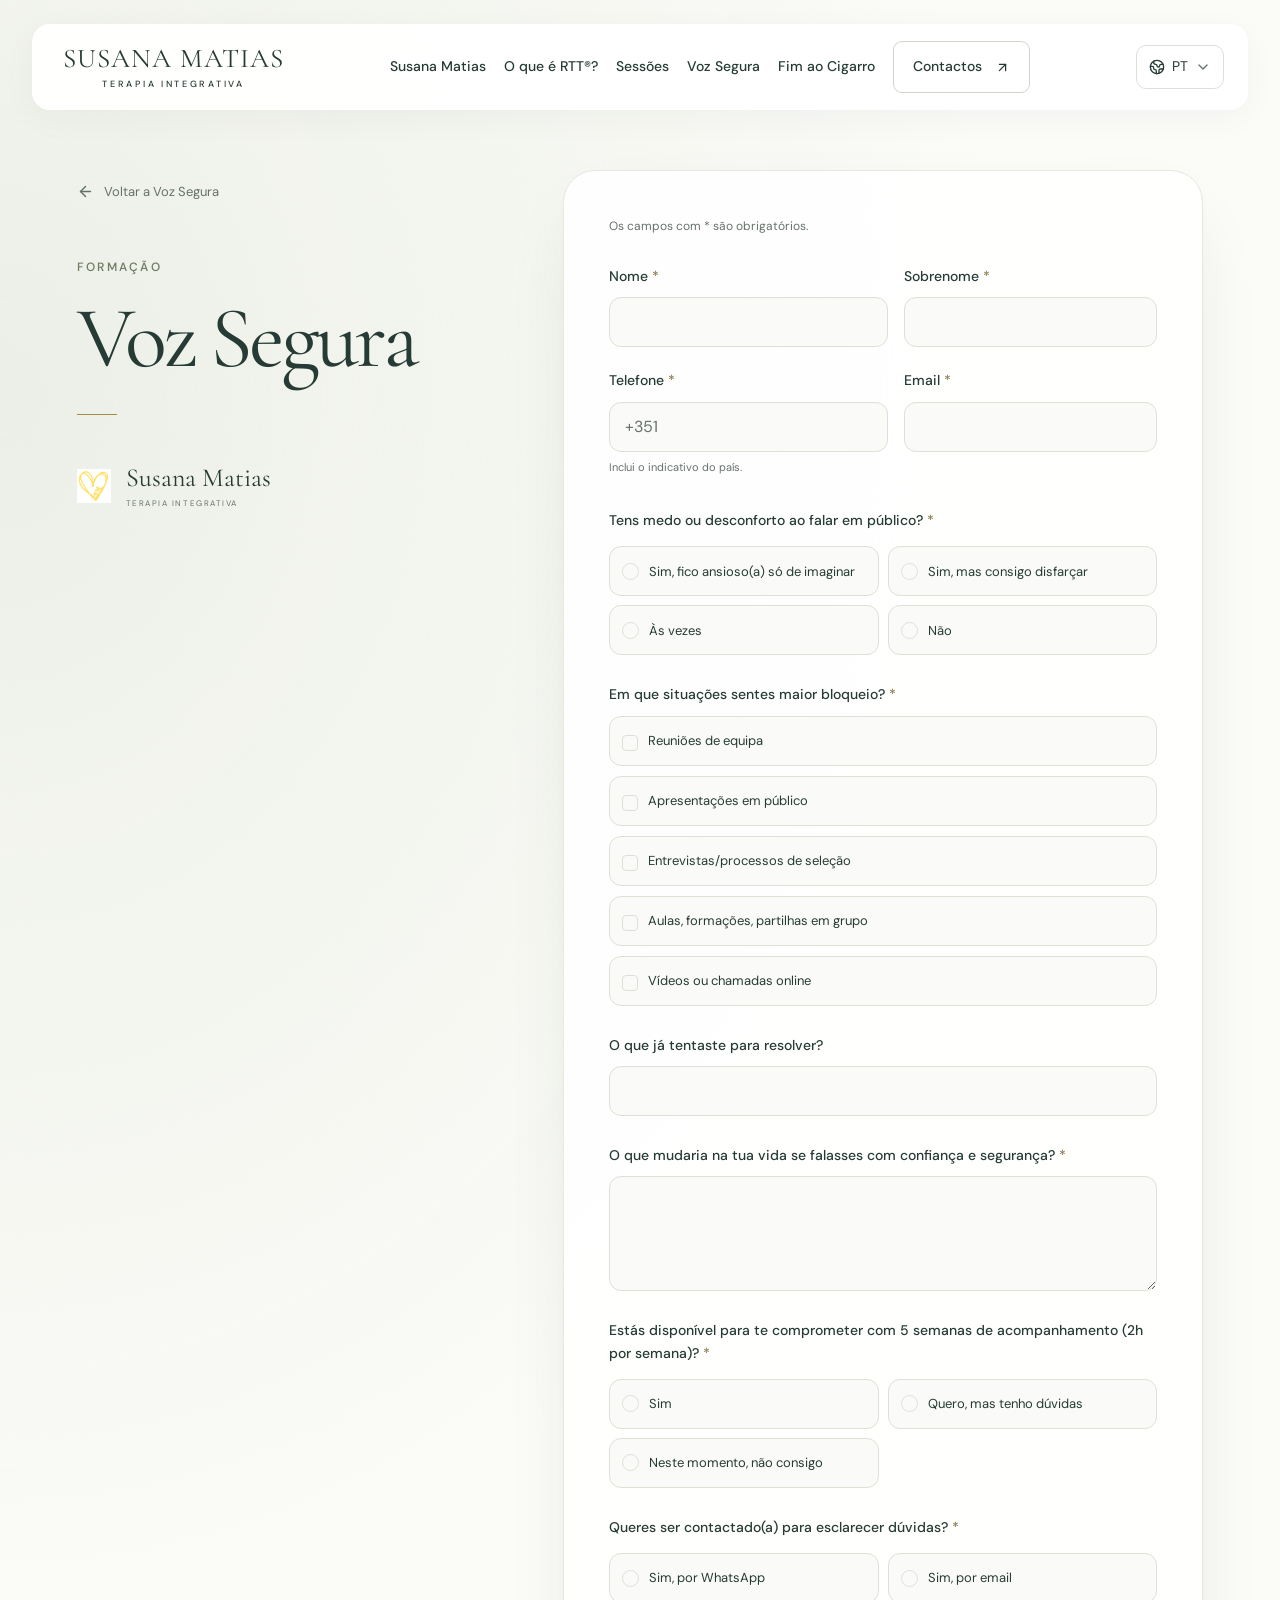
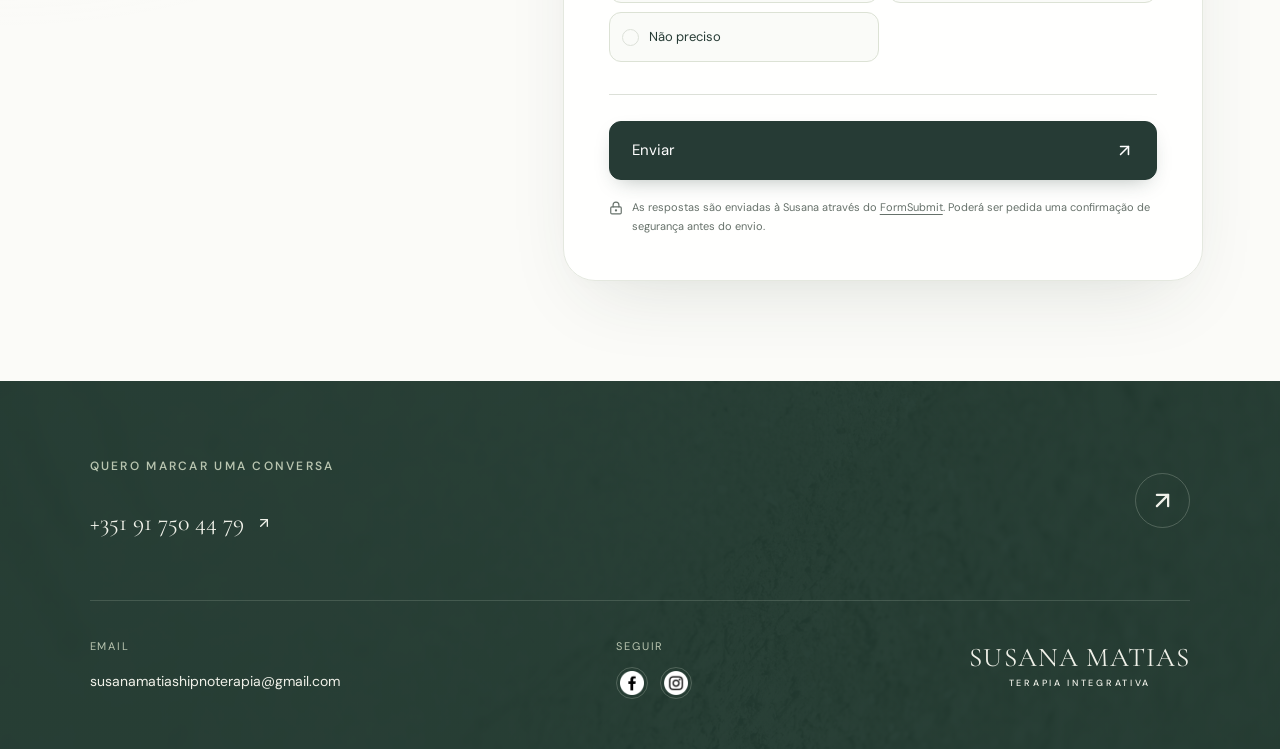
<file: susanawebsite/voz-segura/inscricao/index.html>
<!DOCTYPE html><html lang="pt-PT"><head><meta charSet="utf-8"/><meta name="viewport" content="width=device-width, initial-scale=1"/><link rel="stylesheet" href="/susanawebsite/_next/static/css/index.hbXxlwR3.css" data-rsc-css-href="/susanawebsite/_next/static/css/index.hbXxlwR3.css" data-precedence="vite-rsc/importer-resources"/><link rel="modulepreload" fetchPriority="low" href="/susanawebsite/_next/static/chunks/index-CaiFRCT-.js"/><script src="/susanawebsite/_next/static/chunks/rolldown-runtime-C60lm6uB.js" type="module" async=""></script><script src="/susanawebsite/_next/static/chunks/framework-D_rUT4EX.js" type="module" async=""></script><script src="/susanawebsite/_next/static/chunks/navigation-errors-By4dF-Cc.js" type="module" async=""></script><link rel="modulepreload" href="/susanawebsite/_next/static/chunks/layout-segment-context-Drc49N2z.js" crossorigin=""/><link rel="modulepreload" href="/susanawebsite/_next/static/chunks/language-DUkJRK5J.js" crossorigin=""/><link rel="modulepreload" href="/susanawebsite/_next/static/chunks/voice-form-HsdVWAHt.js" crossorigin=""/><link rel="modulepreload" href="/susanawebsite/_next/static/chunks/navigation-Co_4nIP5.js" crossorigin=""/><link rel="modulepreload" href="/susanawebsite/_next/static/chunks/site-footer-CIwty8xu.js" crossorigin=""/><link rel="modulepreload" href="/susanawebsite/_next/static/chunks/radio-group-DIbcsUhW.js" crossorigin=""/><link rel="modulepreload" href="/susanawebsite/_next/static/chunks/arrow-left-DHxVEFeI.js" crossorigin=""/><title>Inscrição Voz Segura | Susana Matias</title><meta name="description" content="Responda ao questionário da formação Voz Segura com Susana Matias."/><meta name="robots" content="noindex, follow"/><meta property="og:title" content="Inscrição Voz Segura | Susana Matias"/><meta property="og:description" content="Responda ao questionário da formação Voz Segura com Susana Matias."/><meta property="og:url" content="https://susanamatias.github.io/susanawebsite/voz-segura/inscricao/"/><meta property="og:site_name" content="Susana Matias"/><meta property="og:type" content="website"/><meta property="og:locale" content="pt_PT"/><meta property="og:image" content="https://susanamatias.github.io/susanawebsite/images/susana-hero.webp"/><meta name="twitter:card" content="summary_large_image"/><meta name="twitter:title" content="Inscrição Voz Segura | Susana Matias"/><meta name="twitter:description" content="Responda ao questionário da formação Voz Segura com Susana Matias."/><meta name="twitter:image" content="https://susanamatias.github.io/susanawebsite/images/susana-hero.webp"/><link rel="icon" href="/susanawebsite/images/heart.png"/><link rel="canonical" href="https://susanamatias.github.io/susanawebsite/voz-segura/inscricao/"/><script>Object.assign(((self[Symbol.for("vinext.navigationRuntime")]??={bootstrap:{routeManifest:null},functions:{}}).bootstrap.rsc??={rsc:[]}),{params:{},nav:{"pathname":"/voz-segura/inscricao","searchParams":[]}})</script><link rel="modulepreload" href="/susanawebsite/_next/static/chunks/index-CaiFRCT-.js" />
</head><body><script type="application/ld+json">{"@context":"https://schema.org","@graph":[{"@type":"Person","@id":"https://susanamatias.github.io/susanawebsite/#susana","name":"Susana Matias","url":"https://susanamatias.github.io/susanawebsite/","image":"https://susanamatias.github.io/susanawebsite/images/susana-about.webp","email":"susanamatiashipnoterapia@gmail.com","telephone":"+351917504479","sameAs":["https://www.instagram.com/susanamatias","https://www.facebook.com/share/1ghENpaHhE/?mibextid=wwXIfr"]},{"@type":"WebSite","@id":"https://susanamatias.github.io/susanawebsite/#website","url":"https://susanamatias.github.io/susanawebsite/","name":"Susana Matias","inLanguage":"pt-PT","publisher":{"@id":"https://susanamatias.github.io/susanawebsite/#susana"}}]}</script><a class="skip-link" href="#formulario">Saltar para o conteúdo</a><header class="floating-header "><a class="wordmark" aria-label="Susana Matias — início" href="/susanawebsite/"><span>SUSANA MATIAS</span><small>TERAPIA INTEGRATIVA</small></a><button class="menu-toggle" type="button" aria-label="Abrir menu" aria-expanded="false" aria-controls="main-navigation"><svg xmlns="http://www.w3.org/2000/svg" width="22" height="22" viewBox="0 0 24 24" fill="none" stroke="currentColor" stroke-width="2" stroke-linecap="round" stroke-linejoin="round" class="lucide lucide-menu" aria-hidden="true"><path d="M4 5h16"></path><path d="M4 12h16"></path><path d="M4 19h16"></path></svg></button><nav class="main-navigation " id="main-navigation" aria-label="Menu principal"><a href="/susanawebsite/#sobre-mim">Susana Matias</a><a href="/susanawebsite/#rtt">O que é RTT®?</a><a href="/susanawebsite/#sessoes">Sessões</a><a href="/susanawebsite/voz-segura/">Voz Segura</a><a href="/susanawebsite/fim-ao-cigarro/">Fim ao Cigarro</a><a class="nav-contact" href="/susanawebsite/contactos/">Contactos<!-- --> <svg xmlns="http://www.w3.org/2000/svg" width="15" height="15" viewBox="0 0 24 24" fill="none" stroke="currentColor" stroke-width="2" stroke-linecap="round" stroke-linejoin="round" class="lucide lucide-arrow-up-right" aria-hidden="true"><path d="M7 7h10v10"></path><path d="M7 17 17 7"></path></svg></a></nav><div class="header-language"><button type="button" tabindex="0" id="base-ui-_R_h6i_" role="combobox" aria-expanded="false" aria-haspopup="listbox" data-slot="select-trigger" data-size="default" aria-label="Idioma" class="flex w-fit items-center justify-between gap-1.5 rounded-lg border border-input bg-transparent py-2 pr-2 pl-2.5 text-sm whitespace-nowrap transition-colors outline-none select-none focus-visible:border-ring focus-visible:ring-3 focus-visible:ring-ring/50 disabled:cursor-not-allowed disabled:opacity-50 aria-invalid:border-destructive aria-invalid:ring-3 aria-invalid:ring-destructive/20 data-placeholder:text-muted-foreground data-[size=default]:h-8 data-[size=sm]:h-7 data-[size=sm]:rounded-[min(var(--radius-md),10px)] *:data-[slot=select-value]:line-clamp-1 *:data-[slot=select-value]:flex *:data-[slot=select-value]:items-center *:data-[slot=select-value]:gap-1.5 dark:bg-input/30 dark:hover:bg-input/50 dark:aria-invalid:border-destructive/50 dark:aria-invalid:ring-destructive/40 [&amp;_svg]:pointer-events-none [&amp;_svg]:shrink-0 [&amp;_svg:not([class*=&#x27;size-&#x27;])]:size-4 language-trigger"><svg xmlns="http://www.w3.org/2000/svg" width="16" height="16" viewBox="0 0 24 24" fill="none" stroke="currentColor" stroke-width="2" stroke-linecap="round" stroke-linejoin="round" class="lucide lucide-earth" aria-hidden="true"><path d="M21.54 15H17a2 2 0 0 0-2 2v4.54"></path><path d="M7 3.34V5a3 3 0 0 0 3 3a2 2 0 0 1 2 2c0 1.1.9 2 2 2a2 2 0 0 0 2-2c0-1.1.9-2 2-2h3.17"></path><path d="M11 21.95V18a2 2 0 0 0-2-2a2 2 0 0 1-2-2v-1a2 2 0 0 0-2-2H2.05"></path><circle cx="12" cy="12" r="10"></circle></svg><span>PT</span><svg xmlns="http://www.w3.org/2000/svg" width="24" height="24" viewBox="0 0 24 24" fill="none" stroke="currentColor" stroke-width="2" stroke-linecap="round" stroke-linejoin="round" class="lucide lucide-chevron-down pointer-events-none size-4 text-muted-foreground" aria-hidden="true"><path d="m6 9 6 6 6-6"></path>▼</svg></button><input id="base-ui-_R_h6i_-hidden-input" style="clip-path:inset(50%);overflow:hidden;white-space:nowrap;border:0;padding:0;width:1px;height:1px;margin:-1px;position:fixed;top:0;left:0" tabindex="-1" aria-hidden="true" value="pt"/></div></header><main class="booking-page voice-form" id="formulario"><div class="booking-layout"><aside class="booking-intro"><a class="booking-back" href="/susanawebsite/voz-segura/"><svg xmlns="http://www.w3.org/2000/svg" width="17" height="17" viewBox="0 0 24 24" fill="none" stroke="currentColor" stroke-width="2" stroke-linecap="round" stroke-linejoin="round" class="lucide lucide-arrow-left" aria-hidden="true"><path d="m12 19-7-7 7-7"></path><path d="M19 12H5"></path></svg>Voltar a Voz Segura</a><span class="eyebrow">FORMAÇÃO</span><h1>Voz Segura</h1><span class="small-rule"></span><div class="booking-signature"><img src="/susanawebsite/images/heart.png" width="348" height="352" alt=""/><div><span>Susana Matias</span><small>TERAPIA INTEGRATIVA</small></div></div></aside><form class="booking-card" accept-charset="UTF-8" aria-label="Questionário Voz Segura" action="https://formsubmit.co/susanamatiashipnoterapia@gmail.com" method="POST"><input type="hidden" name="_subject" value="Voz Segura — Novo pedido de contacto"/><input type="hidden" name="_template" value="table"/><input type="hidden" name="Idioma" value="Português"/><input type="text" class="booking-honey" tabindex="-1" autoComplete="off" aria-hidden="true" name="_honey"/><p class="required-note">Os campos com * são obrigatórios.</p><div class="booking-row"><div class="booking-field"><label for="voice-name">Nome<!-- --> <span class="required-mark" aria-hidden="true">*</span></label><input id="voice-name" data-slot="input" autoComplete="given-name" required="" maxLength="120" pattern=".*\S.*" class="h-8 w-full min-w-0 rounded-lg border border-input bg-transparent px-2.5 py-1 text-base transition-colors outline-none file:inline-flex file:h-6 file:border-0 file:bg-transparent file:text-sm file:font-medium file:text-foreground placeholder:text-muted-foreground focus-visible:border-ring focus-visible:ring-3 focus-visible:ring-ring/50 disabled:pointer-events-none disabled:cursor-not-allowed disabled:bg-input/50 disabled:opacity-50 aria-invalid:border-destructive aria-invalid:ring-3 aria-invalid:ring-destructive/20 md:text-sm dark:bg-input/30 dark:disabled:bg-input/80 dark:aria-invalid:border-destructive/50 dark:aria-invalid:ring-destructive/40 booking-input" name="Nome"/></div><div class="booking-field"><label for="voice-surname">Sobrenome<!-- --> <span class="required-mark" aria-hidden="true">*</span></label><input id="voice-surname" data-slot="input" autoComplete="family-name" required="" maxLength="120" pattern=".*\S.*" class="h-8 w-full min-w-0 rounded-lg border border-input bg-transparent px-2.5 py-1 text-base transition-colors outline-none file:inline-flex file:h-6 file:border-0 file:bg-transparent file:text-sm file:font-medium file:text-foreground placeholder:text-muted-foreground focus-visible:border-ring focus-visible:ring-3 focus-visible:ring-ring/50 disabled:pointer-events-none disabled:cursor-not-allowed disabled:bg-input/50 disabled:opacity-50 aria-invalid:border-destructive aria-invalid:ring-3 aria-invalid:ring-destructive/20 md:text-sm dark:bg-input/30 dark:disabled:bg-input/80 dark:aria-invalid:border-destructive/50 dark:aria-invalid:ring-destructive/40 booking-input" name="Sobrenome"/></div></div><div class="booking-row"><div class="booking-field"><label for="voice-phone">Telefone<!-- --> <span class="required-mark" aria-hidden="true">*</span></label><input id="voice-phone" type="tel" data-slot="input" autoComplete="tel" placeholder="+351" required="" minLength="7" maxLength="30" pattern="\+?[0-9][0-9\s.\(\)\-]{5,27}[0-9]" aria-describedby="voice-phone-hint" class="h-8 w-full min-w-0 rounded-lg border border-input bg-transparent px-2.5 py-1 text-base transition-colors outline-none file:inline-flex file:h-6 file:border-0 file:bg-transparent file:text-sm file:font-medium file:text-foreground placeholder:text-muted-foreground focus-visible:border-ring focus-visible:ring-3 focus-visible:ring-ring/50 disabled:pointer-events-none disabled:cursor-not-allowed disabled:bg-input/50 disabled:opacity-50 aria-invalid:border-destructive aria-invalid:ring-3 aria-invalid:ring-destructive/20 md:text-sm dark:bg-input/30 dark:disabled:bg-input/80 dark:aria-invalid:border-destructive/50 dark:aria-invalid:ring-destructive/40 booking-input" name="Telefone"/><span class="field-hint" id="voice-phone-hint">Inclui o indicativo do país.</span></div><div class="booking-field"><label for="voice-email">Email <span class="required-mark" aria-hidden="true">*</span></label><input id="voice-email" type="email" data-slot="input" autoComplete="email" required="" maxLength="254" class="h-8 w-full min-w-0 rounded-lg border border-input bg-transparent px-2.5 py-1 text-base transition-colors outline-none file:inline-flex file:h-6 file:border-0 file:bg-transparent file:text-sm file:font-medium file:text-foreground placeholder:text-muted-foreground focus-visible:border-ring focus-visible:ring-3 focus-visible:ring-ring/50 disabled:pointer-events-none disabled:cursor-not-allowed disabled:bg-input/50 disabled:opacity-50 aria-invalid:border-destructive aria-invalid:ring-3 aria-invalid:ring-destructive/20 md:text-sm dark:bg-input/30 dark:disabled:bg-input/80 dark:aria-invalid:border-destructive/50 dark:aria-invalid:ring-destructive/40 booking-input" name="email"/></div></div><fieldset class="booking-field booking-question" id="voice-fear"><legend id="voice-fear-label">Tens medo ou desconforto ao falar em público?<!-- --> <span class="required-mark" aria-hidden="true">*</span></legend><div data-required="" role="radiogroup" aria-required="true" aria-labelledby="voice-fear-label" data-slot="radio-group" aria-invalid="false" class="grid gap-2 w-full booking-choices"><label class="booking-choice" for="voice-fear-0"><span data-required="" data-unchecked="" role="radio" tabindex="-1" aria-checked="false" id="base-ui-_R_jkpmi_" data-slot="radio-group-item" class="border-input dark:bg-input/30 data-checked:bg-primary data-checked:text-primary-foreground dark:data-checked:bg-primary data-checked:border-primary aria-invalid:aria-checked:border-primary aria-invalid:border-destructive focus-visible:border-ring focus-visible:ring-ring/50 aria-invalid:ring-destructive/20 dark:aria-invalid:ring-destructive/40 dark:aria-invalid:border-destructive/50 flex size-4 rounded-full focus-visible:ring-3 aria-invalid:ring-3 group-has-[:focus-visible]/field-label:ring-0 group-has-[:focus-visible]/field-label:not-data-checked:border-input group-has-[:focus-visible]/field-label:data-checked:border-primary group/radio-group-item peer relative aspect-square shrink-0 border outline-none after:absolute after:-inset-x-3 after:-inset-y-2 disabled:cursor-not-allowed disabled:opacity-50"></span><input type="radio" id="voice-fear-0" tabindex="-1" style="clip-path:inset(50%);overflow:hidden;white-space:nowrap;border:0;padding:0;width:1px;height:1px;margin:-1px;position:absolute" aria-hidden="true" required="" name="Tens medo ou desconforto ao falar em público?" value="Sim, fico ansioso(a) só de imaginar"/><span>Sim, fico ansioso(a) só de imaginar</span></label><label class="booking-choice" for="voice-fear-1"><span data-required="" data-unchecked="" role="radio" tabindex="-1" aria-checked="false" id="base-ui-_R_lkpmi_" data-slot="radio-group-item" class="border-input dark:bg-input/30 data-checked:bg-primary data-checked:text-primary-foreground dark:data-checked:bg-primary data-checked:border-primary aria-invalid:aria-checked:border-primary aria-invalid:border-destructive focus-visible:border-ring focus-visible:ring-ring/50 aria-invalid:ring-destructive/20 dark:aria-invalid:ring-destructive/40 dark:aria-invalid:border-destructive/50 flex size-4 rounded-full focus-visible:ring-3 aria-invalid:ring-3 group-has-[:focus-visible]/field-label:ring-0 group-has-[:focus-visible]/field-label:not-data-checked:border-input group-has-[:focus-visible]/field-label:data-checked:border-primary group/radio-group-item peer relative aspect-square shrink-0 border outline-none after:absolute after:-inset-x-3 after:-inset-y-2 disabled:cursor-not-allowed disabled:opacity-50"></span><input type="radio" id="voice-fear-1" tabindex="-1" style="clip-path:inset(50%);overflow:hidden;white-space:nowrap;border:0;padding:0;width:1px;height:1px;margin:-1px;position:absolute" aria-hidden="true" required="" name="Tens medo ou desconforto ao falar em público?" value="Sim, mas consigo disfarçar"/><span>Sim, mas consigo disfarçar</span></label><label class="booking-choice" for="voice-fear-2"><span data-required="" data-unchecked="" role="radio" tabindex="-1" aria-checked="false" id="base-ui-_R_nkpmi_" data-slot="radio-group-item" class="border-input dark:bg-input/30 data-checked:bg-primary data-checked:text-primary-foreground dark:data-checked:bg-primary data-checked:border-primary aria-invalid:aria-checked:border-primary aria-invalid:border-destructive focus-visible:border-ring focus-visible:ring-ring/50 aria-invalid:ring-destructive/20 dark:aria-invalid:ring-destructive/40 dark:aria-invalid:border-destructive/50 flex size-4 rounded-full focus-visible:ring-3 aria-invalid:ring-3 group-has-[:focus-visible]/field-label:ring-0 group-has-[:focus-visible]/field-label:not-data-checked:border-input group-has-[:focus-visible]/field-label:data-checked:border-primary group/radio-group-item peer relative aspect-square shrink-0 border outline-none after:absolute after:-inset-x-3 after:-inset-y-2 disabled:cursor-not-allowed disabled:opacity-50"></span><input type="radio" id="voice-fear-2" tabindex="-1" style="clip-path:inset(50%);overflow:hidden;white-space:nowrap;border:0;padding:0;width:1px;height:1px;margin:-1px;position:absolute" aria-hidden="true" required="" name="Tens medo ou desconforto ao falar em público?" value="Às vezes"/><span>Às vezes</span></label><label class="booking-choice" for="voice-fear-3"><span data-required="" data-unchecked="" role="radio" tabindex="-1" aria-checked="false" id="base-ui-_R_pkpmi_" data-slot="radio-group-item" class="border-input dark:bg-input/30 data-checked:bg-primary data-checked:text-primary-foreground dark:data-checked:bg-primary data-checked:border-primary aria-invalid:aria-checked:border-primary aria-invalid:border-destructive focus-visible:border-ring focus-visible:ring-ring/50 aria-invalid:ring-destructive/20 dark:aria-invalid:ring-destructive/40 dark:aria-invalid:border-destructive/50 flex size-4 rounded-full focus-visible:ring-3 aria-invalid:ring-3 group-has-[:focus-visible]/field-label:ring-0 group-has-[:focus-visible]/field-label:not-data-checked:border-input group-has-[:focus-visible]/field-label:data-checked:border-primary group/radio-group-item peer relative aspect-square shrink-0 border outline-none after:absolute after:-inset-x-3 after:-inset-y-2 disabled:cursor-not-allowed disabled:opacity-50"></span><input type="radio" id="voice-fear-3" tabindex="-1" style="clip-path:inset(50%);overflow:hidden;white-space:nowrap;border:0;padding:0;width:1px;height:1px;margin:-1px;position:absolute" aria-hidden="true" required="" name="Tens medo ou desconforto ao falar em público?" value="Não"/><span>Não</span></label></div></fieldset><fieldset class="booking-field booking-question"><legend>Em que situações sentes maior bloqueio?<!-- --> <span class="required-mark" aria-hidden="true">*</span></legend><input type="hidden" name="Em que situações sentes maior bloqueio?" value=""/><div class="booking-choices"><label class="booking-choice" for="voice-situation-0"><span data-unchecked="" role="checkbox" tabindex="0" id="base-ui-_R_it9mi_" aria-checked="false" data-slot="checkbox" aria-invalid="false" class="peer relative flex size-4 shrink-0 items-center justify-center rounded-[4px] border border-input transition-colors outline-none group-has-disabled/field:opacity-50 group-has-[:focus-visible]/field-label:ring-0 group-has-[:focus-visible]/field-label:not-data-checked:border-input after:absolute after:-inset-x-3 after:-inset-y-2 focus-visible:border-ring focus-visible:ring-3 focus-visible:ring-ring/50 disabled:cursor-not-allowed disabled:opacity-50 aria-invalid:border-destructive aria-invalid:ring-3 aria-invalid:ring-destructive/20 aria-invalid:aria-checked:border-primary dark:bg-input/30 dark:aria-invalid:border-destructive/50 dark:aria-invalid:ring-destructive/40 data-checked:border-primary data-checked:bg-primary data-checked:text-primary-foreground group-has-[:focus-visible]/field-label:data-checked:border-primary dark:data-checked:bg-primary"></span><input id="voice-situation-0" style="clip-path:inset(50%);overflow:hidden;white-space:nowrap;border:0;padding:0;width:1px;height:1px;margin:-1px;position:fixed;top:0;left:0" tabindex="-1" type="checkbox" aria-hidden="true"/><span>Reuniões de equipa</span></label><label class="booking-choice" for="voice-situation-1"><span data-unchecked="" role="checkbox" tabindex="0" id="base-ui-_R_kt9mi_" aria-checked="false" data-slot="checkbox" aria-invalid="false" class="peer relative flex size-4 shrink-0 items-center justify-center rounded-[4px] border border-input transition-colors outline-none group-has-disabled/field:opacity-50 group-has-[:focus-visible]/field-label:ring-0 group-has-[:focus-visible]/field-label:not-data-checked:border-input after:absolute after:-inset-x-3 after:-inset-y-2 focus-visible:border-ring focus-visible:ring-3 focus-visible:ring-ring/50 disabled:cursor-not-allowed disabled:opacity-50 aria-invalid:border-destructive aria-invalid:ring-3 aria-invalid:ring-destructive/20 aria-invalid:aria-checked:border-primary dark:bg-input/30 dark:aria-invalid:border-destructive/50 dark:aria-invalid:ring-destructive/40 data-checked:border-primary data-checked:bg-primary data-checked:text-primary-foreground group-has-[:focus-visible]/field-label:data-checked:border-primary dark:data-checked:bg-primary"></span><input id="voice-situation-1" style="clip-path:inset(50%);overflow:hidden;white-space:nowrap;border:0;padding:0;width:1px;height:1px;margin:-1px;position:fixed;top:0;left:0" tabindex="-1" type="checkbox" aria-hidden="true"/><span>Apresentações em público</span></label><label class="booking-choice" for="voice-situation-2"><span data-unchecked="" role="checkbox" tabindex="0" id="base-ui-_R_mt9mi_" aria-checked="false" data-slot="checkbox" aria-invalid="false" class="peer relative flex size-4 shrink-0 items-center justify-center rounded-[4px] border border-input transition-colors outline-none group-has-disabled/field:opacity-50 group-has-[:focus-visible]/field-label:ring-0 group-has-[:focus-visible]/field-label:not-data-checked:border-input after:absolute after:-inset-x-3 after:-inset-y-2 focus-visible:border-ring focus-visible:ring-3 focus-visible:ring-ring/50 disabled:cursor-not-allowed disabled:opacity-50 aria-invalid:border-destructive aria-invalid:ring-3 aria-invalid:ring-destructive/20 aria-invalid:aria-checked:border-primary dark:bg-input/30 dark:aria-invalid:border-destructive/50 dark:aria-invalid:ring-destructive/40 data-checked:border-primary data-checked:bg-primary data-checked:text-primary-foreground group-has-[:focus-visible]/field-label:data-checked:border-primary dark:data-checked:bg-primary"></span><input id="voice-situation-2" style="clip-path:inset(50%);overflow:hidden;white-space:nowrap;border:0;padding:0;width:1px;height:1px;margin:-1px;position:fixed;top:0;left:0" tabindex="-1" type="checkbox" aria-hidden="true"/><span>Entrevistas/processos de seleção</span></label><label class="booking-choice" for="voice-situation-3"><span data-unchecked="" role="checkbox" tabindex="0" id="base-ui-_R_ot9mi_" aria-checked="false" data-slot="checkbox" aria-invalid="false" class="peer relative flex size-4 shrink-0 items-center justify-center rounded-[4px] border border-input transition-colors outline-none group-has-disabled/field:opacity-50 group-has-[:focus-visible]/field-label:ring-0 group-has-[:focus-visible]/field-label:not-data-checked:border-input after:absolute after:-inset-x-3 after:-inset-y-2 focus-visible:border-ring focus-visible:ring-3 focus-visible:ring-ring/50 disabled:cursor-not-allowed disabled:opacity-50 aria-invalid:border-destructive aria-invalid:ring-3 aria-invalid:ring-destructive/20 aria-invalid:aria-checked:border-primary dark:bg-input/30 dark:aria-invalid:border-destructive/50 dark:aria-invalid:ring-destructive/40 data-checked:border-primary data-checked:bg-primary data-checked:text-primary-foreground group-has-[:focus-visible]/field-label:data-checked:border-primary dark:data-checked:bg-primary"></span><input id="voice-situation-3" style="clip-path:inset(50%);overflow:hidden;white-space:nowrap;border:0;padding:0;width:1px;height:1px;margin:-1px;position:fixed;top:0;left:0" tabindex="-1" type="checkbox" aria-hidden="true"/><span>Aulas, formações, partilhas em grupo</span></label><label class="booking-choice" for="voice-situation-4"><span data-unchecked="" role="checkbox" tabindex="0" id="base-ui-_R_qt9mi_" aria-checked="false" data-slot="checkbox" aria-invalid="false" class="peer relative flex size-4 shrink-0 items-center justify-center rounded-[4px] border border-input transition-colors outline-none group-has-disabled/field:opacity-50 group-has-[:focus-visible]/field-label:ring-0 group-has-[:focus-visible]/field-label:not-data-checked:border-input after:absolute after:-inset-x-3 after:-inset-y-2 focus-visible:border-ring focus-visible:ring-3 focus-visible:ring-ring/50 disabled:cursor-not-allowed disabled:opacity-50 aria-invalid:border-destructive aria-invalid:ring-3 aria-invalid:ring-destructive/20 aria-invalid:aria-checked:border-primary dark:bg-input/30 dark:aria-invalid:border-destructive/50 dark:aria-invalid:ring-destructive/40 data-checked:border-primary data-checked:bg-primary data-checked:text-primary-foreground group-has-[:focus-visible]/field-label:data-checked:border-primary dark:data-checked:bg-primary"></span><input id="voice-situation-4" style="clip-path:inset(50%);overflow:hidden;white-space:nowrap;border:0;padding:0;width:1px;height:1px;margin:-1px;position:fixed;top:0;left:0" tabindex="-1" type="checkbox" aria-hidden="true"/><span>Vídeos ou chamadas online</span></label></div></fieldset><div class="booking-field booking-question"><label for="voice-previous">O que já tentaste para resolver?</label><input id="voice-previous" data-slot="input" maxLength="2000" class="h-8 w-full min-w-0 rounded-lg border border-input bg-transparent px-2.5 py-1 text-base transition-colors outline-none file:inline-flex file:h-6 file:border-0 file:bg-transparent file:text-sm file:font-medium file:text-foreground placeholder:text-muted-foreground focus-visible:border-ring focus-visible:ring-3 focus-visible:ring-ring/50 disabled:pointer-events-none disabled:cursor-not-allowed disabled:bg-input/50 disabled:opacity-50 aria-invalid:border-destructive aria-invalid:ring-3 aria-invalid:ring-destructive/20 md:text-sm dark:bg-input/30 dark:disabled:bg-input/80 dark:aria-invalid:border-destructive/50 dark:aria-invalid:ring-destructive/40 booking-input" name="O que já tentaste para resolver?"/></div><div class="booking-field booking-question"><label for="voice-change">O que mudaria na tua vida se falasses com confiança e segurança?<!-- --> <span class="required-mark" aria-hidden="true">*</span></label><textarea data-slot="textarea" class="flex field-sizing-content min-h-16 w-full rounded-lg border border-input bg-transparent px-2.5 py-2 text-base transition-colors outline-none placeholder:text-muted-foreground focus-visible:border-ring focus-visible:ring-3 focus-visible:ring-ring/50 disabled:cursor-not-allowed disabled:bg-input/50 disabled:opacity-50 aria-invalid:border-destructive aria-invalid:ring-3 aria-invalid:ring-destructive/20 md:text-sm dark:bg-input/30 dark:disabled:bg-input/80 dark:aria-invalid:border-destructive/50 dark:aria-invalid:ring-destructive/40 booking-input booking-textarea" id="voice-change" name="O que mudaria na tua vida se falasses com confiança e segurança?" required="" rows="4" maxLength="4000"></textarea></div><fieldset class="booking-field booking-question" id="voice-commitment"><legend id="voice-commitment-label">Estás disponível para te comprometer com 5 semanas de acompanhamento (2h por semana)?<!-- --> <span class="required-mark" aria-hidden="true">*</span></legend><div data-required="" role="radiogroup" aria-required="true" aria-labelledby="voice-commitment-label" data-slot="radio-group" aria-invalid="false" class="grid gap-2 w-full booking-choices"><label class="booking-choice" for="voice-commitment-0"><span data-required="" data-unchecked="" role="radio" tabindex="-1" aria-checked="false" id="base-ui-_R_1eepmi_" data-slot="radio-group-item" class="border-input dark:bg-input/30 data-checked:bg-primary data-checked:text-primary-foreground dark:data-checked:bg-primary data-checked:border-primary aria-invalid:aria-checked:border-primary aria-invalid:border-destructive focus-visible:border-ring focus-visible:ring-ring/50 aria-invalid:ring-destructive/20 dark:aria-invalid:ring-destructive/40 dark:aria-invalid:border-destructive/50 flex size-4 rounded-full focus-visible:ring-3 aria-invalid:ring-3 group-has-[:focus-visible]/field-label:ring-0 group-has-[:focus-visible]/field-label:not-data-checked:border-input group-has-[:focus-visible]/field-label:data-checked:border-primary group/radio-group-item peer relative aspect-square shrink-0 border outline-none after:absolute after:-inset-x-3 after:-inset-y-2 disabled:cursor-not-allowed disabled:opacity-50"></span><input type="radio" id="voice-commitment-0" tabindex="-1" style="clip-path:inset(50%);overflow:hidden;white-space:nowrap;border:0;padding:0;width:1px;height:1px;margin:-1px;position:absolute" aria-hidden="true" required="" name="Estás disponível para te comprometer com 5 semanas de acompanhamento (2h por semana)?" value="Sim"/><span>Sim</span></label><label class="booking-choice" for="voice-commitment-1"><span data-required="" data-unchecked="" role="radio" tabindex="-1" aria-checked="false" id="base-ui-_R_1mepmi_" data-slot="radio-group-item" class="border-input dark:bg-input/30 data-checked:bg-primary data-checked:text-primary-foreground dark:data-checked:bg-primary data-checked:border-primary aria-invalid:aria-checked:border-primary aria-invalid:border-destructive focus-visible:border-ring focus-visible:ring-ring/50 aria-invalid:ring-destructive/20 dark:aria-invalid:ring-destructive/40 dark:aria-invalid:border-destructive/50 flex size-4 rounded-full focus-visible:ring-3 aria-invalid:ring-3 group-has-[:focus-visible]/field-label:ring-0 group-has-[:focus-visible]/field-label:not-data-checked:border-input group-has-[:focus-visible]/field-label:data-checked:border-primary group/radio-group-item peer relative aspect-square shrink-0 border outline-none after:absolute after:-inset-x-3 after:-inset-y-2 disabled:cursor-not-allowed disabled:opacity-50"></span><input type="radio" id="voice-commitment-1" tabindex="-1" style="clip-path:inset(50%);overflow:hidden;white-space:nowrap;border:0;padding:0;width:1px;height:1px;margin:-1px;position:absolute" aria-hidden="true" required="" name="Estás disponível para te comprometer com 5 semanas de acompanhamento (2h por semana)?" value="Quero, mas tenho dúvidas"/><span>Quero, mas tenho dúvidas</span></label><label class="booking-choice" for="voice-commitment-2"><span data-required="" data-unchecked="" role="radio" tabindex="-1" aria-checked="false" id="base-ui-_R_1uepmi_" data-slot="radio-group-item" class="border-input dark:bg-input/30 data-checked:bg-primary data-checked:text-primary-foreground dark:data-checked:bg-primary data-checked:border-primary aria-invalid:aria-checked:border-primary aria-invalid:border-destructive focus-visible:border-ring focus-visible:ring-ring/50 aria-invalid:ring-destructive/20 dark:aria-invalid:ring-destructive/40 dark:aria-invalid:border-destructive/50 flex size-4 rounded-full focus-visible:ring-3 aria-invalid:ring-3 group-has-[:focus-visible]/field-label:ring-0 group-has-[:focus-visible]/field-label:not-data-checked:border-input group-has-[:focus-visible]/field-label:data-checked:border-primary group/radio-group-item peer relative aspect-square shrink-0 border outline-none after:absolute after:-inset-x-3 after:-inset-y-2 disabled:cursor-not-allowed disabled:opacity-50"></span><input type="radio" id="voice-commitment-2" tabindex="-1" style="clip-path:inset(50%);overflow:hidden;white-space:nowrap;border:0;padding:0;width:1px;height:1px;margin:-1px;position:absolute" aria-hidden="true" required="" name="Estás disponível para te comprometer com 5 semanas de acompanhamento (2h por semana)?" value="Neste momento, não consigo"/><span>Neste momento, não consigo</span></label></div></fieldset><fieldset class="booking-field booking-question" id="voice-contact"><legend id="voice-contact-label">Queres ser contactado(a) para esclarecer dúvidas?<!-- --> <span class="required-mark" aria-hidden="true">*</span></legend><div data-required="" role="radiogroup" aria-required="true" aria-labelledby="voice-contact-label" data-slot="radio-group" aria-invalid="false" class="grid gap-2 w-full booking-choices"><label class="booking-choice" for="voice-contact-0"><span data-required="" data-unchecked="" role="radio" tabindex="-1" aria-checked="false" id="base-ui-_R_1empmi_" data-slot="radio-group-item" class="border-input dark:bg-input/30 data-checked:bg-primary data-checked:text-primary-foreground dark:data-checked:bg-primary data-checked:border-primary aria-invalid:aria-checked:border-primary aria-invalid:border-destructive focus-visible:border-ring focus-visible:ring-ring/50 aria-invalid:ring-destructive/20 dark:aria-invalid:ring-destructive/40 dark:aria-invalid:border-destructive/50 flex size-4 rounded-full focus-visible:ring-3 aria-invalid:ring-3 group-has-[:focus-visible]/field-label:ring-0 group-has-[:focus-visible]/field-label:not-data-checked:border-input group-has-[:focus-visible]/field-label:data-checked:border-primary group/radio-group-item peer relative aspect-square shrink-0 border outline-none after:absolute after:-inset-x-3 after:-inset-y-2 disabled:cursor-not-allowed disabled:opacity-50"></span><input type="radio" id="voice-contact-0" tabindex="-1" style="clip-path:inset(50%);overflow:hidden;white-space:nowrap;border:0;padding:0;width:1px;height:1px;margin:-1px;position:absolute" aria-hidden="true" required="" name="Queres ser contactado(a) para esclarecer dúvidas?" value="Sim, por WhatsApp"/><span>Sim, por WhatsApp</span></label><label class="booking-choice" for="voice-contact-1"><span data-required="" data-unchecked="" role="radio" tabindex="-1" aria-checked="false" id="base-ui-_R_1mmpmi_" data-slot="radio-group-item" class="border-input dark:bg-input/30 data-checked:bg-primary data-checked:text-primary-foreground dark:data-checked:bg-primary data-checked:border-primary aria-invalid:aria-checked:border-primary aria-invalid:border-destructive focus-visible:border-ring focus-visible:ring-ring/50 aria-invalid:ring-destructive/20 dark:aria-invalid:ring-destructive/40 dark:aria-invalid:border-destructive/50 flex size-4 rounded-full focus-visible:ring-3 aria-invalid:ring-3 group-has-[:focus-visible]/field-label:ring-0 group-has-[:focus-visible]/field-label:not-data-checked:border-input group-has-[:focus-visible]/field-label:data-checked:border-primary group/radio-group-item peer relative aspect-square shrink-0 border outline-none after:absolute after:-inset-x-3 after:-inset-y-2 disabled:cursor-not-allowed disabled:opacity-50"></span><input type="radio" id="voice-contact-1" tabindex="-1" style="clip-path:inset(50%);overflow:hidden;white-space:nowrap;border:0;padding:0;width:1px;height:1px;margin:-1px;position:absolute" aria-hidden="true" required="" name="Queres ser contactado(a) para esclarecer dúvidas?" value="Sim, por email"/><span>Sim, por email</span></label><label class="booking-choice" for="voice-contact-2"><span data-required="" data-unchecked="" role="radio" tabindex="-1" aria-checked="false" id="base-ui-_R_1umpmi_" data-slot="radio-group-item" class="border-input dark:bg-input/30 data-checked:bg-primary data-checked:text-primary-foreground dark:data-checked:bg-primary data-checked:border-primary aria-invalid:aria-checked:border-primary aria-invalid:border-destructive focus-visible:border-ring focus-visible:ring-ring/50 aria-invalid:ring-destructive/20 dark:aria-invalid:ring-destructive/40 dark:aria-invalid:border-destructive/50 flex size-4 rounded-full focus-visible:ring-3 aria-invalid:ring-3 group-has-[:focus-visible]/field-label:ring-0 group-has-[:focus-visible]/field-label:not-data-checked:border-input group-has-[:focus-visible]/field-label:data-checked:border-primary group/radio-group-item peer relative aspect-square shrink-0 border outline-none after:absolute after:-inset-x-3 after:-inset-y-2 disabled:cursor-not-allowed disabled:opacity-50"></span><input type="radio" id="voice-contact-2" tabindex="-1" style="clip-path:inset(50%);overflow:hidden;white-space:nowrap;border:0;padding:0;width:1px;height:1px;margin:-1px;position:absolute" aria-hidden="true" required="" name="Queres ser contactado(a) para esclarecer dúvidas?" value="Não preciso"/><span>Não preciso</span></label></div></fieldset><div class="booking-submit-area"><button class="solid-button booking-submit" type="submit">Enviar<svg xmlns="http://www.w3.org/2000/svg" width="19" height="19" viewBox="0 0 24 24" fill="none" stroke="currentColor" stroke-width="2" stroke-linecap="round" stroke-linejoin="round" class="lucide lucide-arrow-up-right" aria-hidden="true"><path d="M7 7h10v10"></path><path d="M7 17 17 7"></path></svg></button><p class="booking-delivery-note"><svg xmlns="http://www.w3.org/2000/svg" width="14" height="14" viewBox="0 0 24 24" fill="none" stroke="currentColor" stroke-width="2" stroke-linecap="round" stroke-linejoin="round" class="lucide lucide-lock-keyhole" aria-hidden="true"><circle cx="12" cy="16" r="1"></circle><rect x="3" y="10" width="18" height="12" rx="2"></rect><path d="M7 10V7a5 5 0 0 1 10 0v3"></path></svg><span>As respostas são enviadas à Susana através do<!-- --> <a href="https://formsubmit.co/privacy.pdf" target="_blank" rel="noreferrer">FormSubmit</a>.<!-- --> <!-- -->Poderá ser pedida uma confirmação de segurança antes do envio.</span></p></div></form></div></main><footer class="section contact" id="contatos"><div class="contact-top"><div><span class="eyebrow">QUERO MARCAR UMA CONVERSA</span><a class="contact-phone" href="https://wa.me/351917504479" target="_blank" rel="noopener noreferrer" aria-label="WhatsApp: +351 91 750 44 79" title="WhatsApp">+351 91 750 44 79 <svg xmlns="http://www.w3.org/2000/svg" width="24" height="24" viewBox="0 0 24 24" fill="none" stroke="currentColor" stroke-width="2" stroke-linecap="round" stroke-linejoin="round" class="lucide lucide-arrow-up-right" aria-hidden="true"><path d="M7 7h10v10"></path><path d="M7 17 17 7"></path></svg></a></div><a class="back-top" href="#formulario" aria-label="Voltar ao início"><svg xmlns="http://www.w3.org/2000/svg" width="27" height="27" viewBox="0 0 24 24" fill="none" stroke="currentColor" stroke-width="2" stroke-linecap="round" stroke-linejoin="round" class="lucide lucide-arrow-up-right" aria-hidden="true"><path d="M7 7h10v10"></path><path d="M7 17 17 7"></path></svg></a></div><div class="contact-bottom"><div><h2>EMAIL</h2><a class="contact-email" href="mailto:susanamatiashipnoterapia@gmail.com">susanamatiashipnoterapia@gmail.com</a></div><div><h2>SEGUIR</h2><div class="social-links" aria-label="Redes sociais"><a href="https://www.facebook.com/share/1ghENpaHhE/?mibextid=wwXIfr" aria-label="Facebook"><img src="/susanawebsite/images/facebook.png" alt="" width="24" height="24" loading="lazy"/></a><a href="https://www.instagram.com/susanamatias" aria-label="Instagram"><img src="/susanawebsite/images/instagram.png" alt="" width="24" height="24" loading="lazy"/></a></div></div><a class="wordmark footer-wordmark" href="/susanawebsite/"><span>SUSANA MATIAS</span><small>TERAPIA INTEGRATIVA</small></a></div></footer><script type="module" src="/susanawebsite/_next/static/chunks/index-CaiFRCT-.js" id="_R_" async=""></script><script>((self[Symbol.for("vinext.navigationRuntime")]??={bootstrap:{routeManifest:null},functions:{}}).bootstrap.rsc??={rsc:[]}).rsc.push("0:{\"page:/voz-segura/inscricao\":\"$L1\",\"layout:/\":\"$L2\",\"route:/voz-segura/inscricao\":\"$L3\",\"__route\":\"route:/voz-segura/inscricao\",\"__interceptionContext\":null,\"__layoutIds\":[\"layout:/\"],\"__rootLayout\":\"/\",\"__bfcacheSegmentIdentities\":{\"layout:/\":\"[\\\"layout\\\",\\\"layout:/\\\",\\\"root-boundary:/\\\",\\\"\\\"]\",\"page:/voz-segura/inscricao\":\"[\\\"page\\\",\\\"page:/voz-segura/inscricao\\\",\\\"root-boundary:/\\\",\\\"[\\\\\\\"voz-segura\\\\\\\",\\\\\\\"inscricao\\\\\\\"]\\\"]\"},\"__srcPage\":[\"voz-segura\",\"inscricao\",\"page\"],\"__layoutFlags\":{\"layout:/\":\"s\"},\"__artifactCompatibility\":{\"schemaVersion\":1,\"graphVersion\":\"app-route-graph:2773ffa07435d3bc\",\"deploymentVersion\":\"887c790b-6e8c-4751-952a-38a8a0e69680\",\"appElementsSchemaVersion\":1,\"rscPayloadSchemaVersion\":1,\"rootBoundaryId\":\"/\",\"renderEpoch\":null}}\n")</script><script>((self[Symbol.for("vinext.navigationRuntime")]??={bootstrap:{routeManifest:null},functions:{}}).bootstrap.rsc??={rsc:[]}).rsc.push("4:I[\"544a703b9824\",[],\"LanguageProvider\",1]\n")</script><script>((self[Symbol.for("vinext.navigationRuntime")]??={bootstrap:{routeManifest:null},functions:{}}).bootstrap.rsc??={rsc:[]}).rsc.push("5:I[\"3bb4c73cb361\",[],\"Children\",1]\n")</script><script>((self[Symbol.for("vinext.navigationRuntime")]??={bootstrap:{routeManifest:null},functions:{}}).bootstrap.rsc??={rsc:[]}).rsc.push("6:I[\"0bef8629d058\",[],\"GlobalErrorBoundary\",1]\n")</script><script>((self[Symbol.for("vinext.navigationRuntime")]??={bootstrap:{routeManifest:null},functions:{}}).bootstrap.rsc??={rsc:[]}).rsc.push("7:I[\"a7f3f1d63985\",[],\"default\",1]\n")</script><script>((self[Symbol.for("vinext.navigationRuntime")]??={bootstrap:{routeManifest:null},functions:{}}).bootstrap.rsc??={rsc:[]}).rsc.push("8:I[\"0bef8629d058\",[],\"ErrorBoundary\",1]\n")</script><script>((self[Symbol.for("vinext.navigationRuntime")]??={bootstrap:{routeManifest:null},functions:{}}).bootstrap.rsc??={rsc:[]}).rsc.push("9:I[\"bcc88b3729e4\",[],\"LayoutSegmentProvider\",1]\n")</script><script>((self[Symbol.for("vinext.navigationRuntime")]??={bootstrap:{routeManifest:null},functions:{}}).bootstrap.rsc??={rsc:[]}).rsc.push("a:I[\"3bb4c73cb361\",[],\"Slot\",1]\n")</script><script>((self[Symbol.for("vinext.navigationRuntime")]??={bootstrap:{routeManifest:null},functions:{}}).bootstrap.rsc??={rsc:[]}).rsc.push("b:I[\"0bef8629d058\",[],\"NotFoundBoundary\",1]\n")</script><script>((self[Symbol.for("vinext.navigationRuntime")]??={bootstrap:{routeManifest:null},functions:{}}).bootstrap.rsc??={rsc:[]}).rsc.push("c:I[\"fdec6512cad3\",[],\"AppRouterScrollTarget\",1]\n")</script><script>((self[Symbol.for("vinext.navigationRuntime")]??={bootstrap:{routeManifest:null},functions:{}}).bootstrap.rsc??={rsc:[]}).rsc.push("d:I[\"0bef8629d058\",[],\"RedirectBoundary\",1]\n")</script><script>((self[Symbol.for("vinext.navigationRuntime")]??={bootstrap:{routeManifest:null},functions:{}}).bootstrap.rsc??={rsc:[]}).rsc.push(":HL[\"/susanawebsite/_next/static/css/index.hbXxlwR3.css\",\"style\"     ]\n")</script><script>((self[Symbol.for("vinext.navigationRuntime")]??={bootstrap:{routeManifest:null},functions:{}}).bootstrap.rsc??={rsc:[]}).rsc.push("2:[[[\"$\",\"link\",\"css:/susanawebsite/_next/static/css/index.hbXxlwR3.css\",{\"rel\":\"stylesheet\",\"precedence\":\"vite-rsc/importer-resources\",\"href\":\"/susanawebsite/_next/static/css/index.hbXxlwR3.css\",\"data-rsc-css-href\":\"/susanawebsite/_next/static/css/index.hbXxlwR3.css\"}],\"$undefined\"],[\"$\",\"html\",null,{\"lang\":\"pt-PT\",\"children\":[\"$\",\"body\",null,{\"children\":[[\"$\",\"script\",null,{\"type\":\"application/ld+json\",\"dangerouslySetInnerHTML\":{\"__html\":\"{\\\"@context\\\":\\\"https://schema.org\\\",\\\"@graph\\\":[{\\\"@type\\\":\\\"Person\\\",\\\"@id\\\":\\\"https://susanamatias.github.io/susanawebsite/#susana\\\",\\\"name\\\":\\\"Susana Matias\\\",\\\"url\\\":\\\"https://susanamatias.github.io/susanawebsite/\\\",\\\"image\\\":\\\"https://susanamatias.github.io/susanawebsite/images/susana-about.webp\\\",\\\"email\\\":\\\"susanamatiashipnoterapia@gmail.com\\\",\\\"telephone\\\":\\\"+351917504479\\\",\\\"sameAs\\\":[\\\"https://www.instagram.com/susanamatias\\\",\\\"https://www.facebook.com/share/1ghENpaHhE/?mibextid=wwXIfr\\\"]},{\\\"@type\\\":\\\"WebSite\\\",\\\"@id\\\":\\\"https://susanamatias.github.io/susanawebsite/#website\\\",\\\"url\\\":\\\"https://susanamatias.github.io/susanawebsite/\\\",\\\"name\\\":\\\"Susana Matias\\\",\\\"inLanguage\\\":\\\"pt-PT\\\",\\\"publisher\\\":{\\\"@id\\\":\\\"https://susanamatias.github.io/susanawebsite/#susana\\\"}}]}\"}}],[\"$\",\"$L4\",null,{\"initialLanguage\":\"pt\",\"children\":[\"$\",\"$L5\",null,{}]}]]}]}]]\n")</script><script>((self[Symbol.for("vinext.navigationRuntime")]??={bootstrap:{routeManifest:null},functions:{}}).bootstrap.rsc??={rsc:[]}).rsc.push("3:[[[\"$\",\"meta\",null,{\"charSet\":\"utf-8\"}],[[\"$\",\"title\",\"0\",{\"children\":\"Inscrição Voz Segura | Susana Matias\"}],[\"$\",\"meta\",\"1\",{\"name\":\"description\",\"content\":\"Responda ao questionário da formação Voz Segura com Susana Matias.\"}],[\"$\",\"meta\",\"2\",{\"name\":\"robots\",\"content\":\"noindex, follow\"}],[\"$\",\"meta\",\"3\",{\"property\":\"og:title\",\"content\":\"Inscrição Voz Segura | Susana Matias\"}],[\"$\",\"meta\",\"4\",{\"property\":\"og:description\",\"content\":\"Responda ao questionário da formação Voz Segura com Susana Matias.\"}],[\"$\",\"meta\",\"5\",{\"property\":\"og:url\",\"content\":\"https://susanamatias.github.io/susanawebsite/voz-segura/inscricao/\"}],[\"$\",\"meta\",\"6\",{\"property\":\"og:site_name\",\"content\":\"Susana Matias\"}],[\"$\",\"meta\",\"7\",{\"property\":\"og:type\",\"content\":\"website\"}],[\"$\",\"meta\",\"8\",{\"property\":\"og:locale\",\"content\":\"pt_PT\"}],[\"$\",\"meta\",\"9\",{\"property\":\"og:image\",\"content\":\"https://susanamatias.github.io/susanawebsite/images/susana-hero.webp\"}],[\"$\",\"meta\",\"10\",{\"name\":\"twitter:card\",\"content\":\"summary_large_image\"}],[\"$\",\"meta\",\"11\",{\"name\":\"twitter:title\",\"content\":\"Inscrição Voz Segura | Susana Matias\"}],[\"$\",\"meta\",\"12\",{\"name\":\"twitter:description\",\"content\":\"Responda ao questionário da formação Voz Segura com Susana Matias.\"}],[\"$\",\"meta\",\"13\",{\"name\":\"twitter:image\",\"content\":\"https://susanamatias.github.io/susanawebsite/images/susana-hero.webp\"}],[\"$\",\"link\",\"14\",{\"data-vinext-streamed-icon\":\"$undefined\",\"rel\":\"icon\",\"href\":\"/susanawebsite/images/heart.png\",\"type\":\"$undefined\",\"sizes\":\"$undefined\",\"color\":\"$undefined\",\"media\":\"$undefined\",\"fetchPriority\":\"$undefined\"}],[\"$\",\"link\",\"15\",{\"rel\":\"canonical\",\"href\":\"https://susanamatias.github.io/susanawebsite/voz-segura/inscricao/\"}]],[[\"$\",\"meta\",\"0\",{\"name\":\"viewport\",\"content\":\"width=device-width, initial-scale=1\"}]]],[\"$\",\"$L6\",null,{\"fallback\":\"$7\",\"children\":[\"$\",\"$L8\",null,{\"fallback\":\"$7\",\"children\":[\"$\",\"$L9\",null,{\"providerId\":\"layout:/\",\"segmentMap\":{\"children\":[\"voz-segura\",\"inscricao\"]},\"children\":[\"$\",\"$La\",null,{\"id\":\"layout:/\",\"parallelSlots\":\"$undefined\",\"children\":[\"$\",\"$Lb\",null,{\"resetKey\":\"voz-segura\",\"fallback\":[[\"$\",\"title\",null,{\"children\":\"404: This page could not be found.\"}],[\"$\",\"div\",null,{\"style\":{\"fontFamily\":\"system-ui,\\\"Segoe UI\\\",Roboto,Helvetica,Arial,sans-serif,\\\"Apple Color Emoji\\\",\\\"Segoe UI Emoji\\\"\",\"height\":\"100vh\",\"textAlign\":\"center\",\"display\":\"flex\",\"flexDirection\":\"column\",\"alignItems\":\"center\",\"justifyContent\":\"center\"},\"children\":[\"$\",\"div\",null,{\"children\":[[\"$\",\"style\",null,{\"dangerouslySetInnerHTML\":{\"__html\":\"body{color:#000;background:#fff;margin:0}.next-error-h1{border-right:1px solid rgba(0,0,0,.3)}@media (prefers-color-scheme:dark){body{color:#fff;background:#000}.next-error-h1{border-right:1px solid rgba(255,255,255,.3)}}\"}}],[\"$\",\"h1\",null,{\"className\":\"next-error-h1\",\"style\":{\"display\":\"inline-block\",\"margin\":\"0 20px 0 0\",\"padding\":\"0 23px 0 0\",\"fontSize\":24,\"fontWeight\":500,\"verticalAlign\":\"top\",\"lineHeight\":\"49px\"},\"children\":404}],[\"$\",\"div\",null,{\"style\":{\"display\":\"inline-block\"},\"children\":[\"$\",\"h2\",null,{\"style\":{\"fontSize\":14,\"fontWeight\":400,\"lineHeight\":\"49px\",\"margin\":0},\"children\":\"This page could not be found.\"}]}]]}]}]],\"children\":[\"$\",\"$Lc\",null,{\"children\":[\"$\",\"$Ld\",null,{\"children\":[[\"$\",\"$L9\",null,{\"providerId\":\"page:/voz-segura/inscricao\",\"segmentMap\":{\"children\":[\"__PAGE__\"]},\"children\":[\"$\",\"$La\",null,{\"id\":\"page:/voz-segura/inscricao\"}]}],null]}]}]}]}]}]}]}],null,null]\n")</script><script>((self[Symbol.for("vinext.navigationRuntime")]??={bootstrap:{routeManifest:null},functions:{}}).bootstrap.rsc??={rsc:[]}).rsc.push("e:I[\"a1006ad4224e\",[],\"default\",1]\n")</script><script>((self[Symbol.for("vinext.navigationRuntime")]??={bootstrap:{routeManifest:null},functions:{}}).bootstrap.rsc??={rsc:[]}).rsc.push("1:[\"$\",\"$Le\",null,{}]\n")</script><script>Object.assign(((self[Symbol.for("vinext.navigationRuntime")]??={bootstrap:{routeManifest:null},functions:{}}).bootstrap.rsc??={rsc:[]}),{"initialCacheKind":"static"});((self[Symbol.for("vinext.navigationRuntime")]??={bootstrap:{routeManifest:null},functions:{}}).bootstrap.rsc??={rsc:[]}).done=true</script></body></html>
</file>
<file: susanawebsite/_next/static/css/index.hbXxlwR3.css>
@import "https://fonts.googleapis.com/css2?family=Cormorant+Garamond:ital,wght@0,400;0,500;0,600;1,400;1,500&family=DM+Sans:wght@400;450;500;550;600;650;700&display=swap";@layer properties{@supports (((-webkit-hyphens:none)) and (not (margin-trim:inline))) or ((-moz-orient:inline) and (not (color:rgb(from red r g b)))){:root,:host{--shimmer-angle:20deg}*,:before,:after{--tw-translate-x:0;--tw-translate-y:0;--tw-translate-z:0;--tw-rotate-x:initial;--tw-rotate-y:initial;--tw-rotate-z:initial;--tw-skew-x:initial;--tw-skew-y:initial;--tw-scroll-snap-strictness:proximity;--tw-space-x-reverse:0;--tw-border-style:solid;--tw-leading:initial;--tw-font-weight:initial;--tw-tracking:initial;--tw-ordinal:initial;--tw-slashed-zero:initial;--tw-numeric-figure:initial;--tw-numeric-spacing:initial;--tw-numeric-fraction:initial;--tw-shadow:0 0 #0000;--tw-shadow-color:initial;--tw-shadow-alpha:100%;--tw-inset-shadow:0 0 #0000;--tw-inset-shadow-color:initial;--tw-inset-shadow-alpha:100%;--tw-ring-color:initial;--tw-ring-shadow:0 0 #0000;--tw-inset-ring-color:initial;--tw-inset-ring-shadow:0 0 #0000;--tw-ring-inset:initial;--tw-ring-offset-width:0px;--tw-ring-offset-color:#fff;--tw-ring-offset-shadow:0 0 #0000;--tw-outline-style:solid;--tw-duration:initial;--tw-ease:initial;--tw-content:"";--tw-scale-x:1;--tw-scale-y:1;--tw-scale-z:1;--tw-blur:initial;--tw-brightness:initial;--tw-contrast:initial;--tw-grayscale:initial;--tw-hue-rotate:initial;--tw-invert:initial;--tw-opacity:initial;--tw-saturate:initial;--tw-sepia:initial;--tw-drop-shadow:initial;--tw-drop-shadow-color:initial;--tw-drop-shadow-alpha:100%;--tw-drop-shadow-size:initial;--tw-backdrop-blur:initial;--tw-backdrop-brightness:initial;--tw-backdrop-contrast:initial;--tw-backdrop-grayscale:initial;--tw-backdrop-hue-rotate:initial;--tw-backdrop-invert:initial;--tw-backdrop-opacity:initial;--tw-backdrop-saturate:initial;--tw-backdrop-sepia:initial;--tw-animation-delay:0s;--tw-animation-direction:normal;--tw-animation-duration:initial;--tw-animation-fill-mode:none;--tw-animation-iteration-count:1;--tw-enter-blur:0;--tw-enter-opacity:1;--tw-enter-rotate:0;--tw-enter-scale:1;--tw-enter-translate-x:0;--tw-enter-translate-y:0;--tw-exit-blur:0;--tw-exit-opacity:1;--tw-exit-rotate:0;--tw-exit-scale:1;--tw-exit-translate-x:0;--tw-exit-translate-y:0;--scroll-fade-t:0px;--scroll-fade-b:0px;--scroll-fade-s:0px;--scroll-fade-e:0px;--scroll-fade-mask:initial;--shimmer-image:initial;--shimmer-text-fill:initial}::backdrop{--tw-translate-x:0;--tw-translate-y:0;--tw-translate-z:0;--tw-rotate-x:initial;--tw-rotate-y:initial;--tw-rotate-z:initial;--tw-skew-x:initial;--tw-skew-y:initial;--tw-scroll-snap-strictness:proximity;--tw-space-x-reverse:0;--tw-border-style:solid;--tw-leading:initial;--tw-font-weight:initial;--tw-tracking:initial;--tw-ordinal:initial;--tw-slashed-zero:initial;--tw-numeric-figure:initial;--tw-numeric-spacing:initial;--tw-numeric-fraction:initial;--tw-shadow:0 0 #0000;--tw-shadow-color:initial;--tw-shadow-alpha:100%;--tw-inset-shadow:0 0 #0000;--tw-inset-shadow-color:initial;--tw-inset-shadow-alpha:100%;--tw-ring-color:initial;--tw-ring-shadow:0 0 #0000;--tw-inset-ring-color:initial;--tw-inset-ring-shadow:0 0 #0000;--tw-ring-inset:initial;--tw-ring-offset-width:0px;--tw-ring-offset-color:#fff;--tw-ring-offset-shadow:0 0 #0000;--tw-outline-style:solid;--tw-duration:initial;--tw-ease:initial;--tw-content:"";--tw-scale-x:1;--tw-scale-y:1;--tw-scale-z:1;--tw-blur:initial;--tw-brightness:initial;--tw-contrast:initial;--tw-grayscale:initial;--tw-hue-rotate:initial;--tw-invert:initial;--tw-opacity:initial;--tw-saturate:initial;--tw-sepia:initial;--tw-drop-shadow:initial;--tw-drop-shadow-color:initial;--tw-drop-shadow-alpha:100%;--tw-drop-shadow-size:initial;--tw-backdrop-blur:initial;--tw-backdrop-brightness:initial;--tw-backdrop-contrast:initial;--tw-backdrop-grayscale:initial;--tw-backdrop-hue-rotate:initial;--tw-backdrop-invert:initial;--tw-backdrop-opacity:initial;--tw-backdrop-saturate:initial;--tw-backdrop-sepia:initial;--tw-animation-delay:0s;--tw-animation-direction:normal;--tw-animation-duration:initial;--tw-animation-fill-mode:none;--tw-animation-iteration-count:1;--tw-enter-blur:0;--tw-enter-opacity:1;--tw-enter-rotate:0;--tw-enter-scale:1;--tw-enter-translate-x:0;--tw-enter-translate-y:0;--tw-exit-blur:0;--tw-exit-opacity:1;--tw-exit-rotate:0;--tw-exit-scale:1;--tw-exit-translate-x:0;--tw-exit-translate-y:0;--scroll-fade-t:0px;--scroll-fade-b:0px;--scroll-fade-s:0px;--scroll-fade-e:0px;--scroll-fade-mask:initial;--shimmer-image:initial;--shimmer-text-fill:initial}}}@layer theme{:root,:host{--font-mono:ui-monospace, SFMono-Regular, Menlo, Monaco, Consolas, "Liberation Mono", "Courier New", monospace;--color-black:#000;--color-white:#fff;--spacing:.25rem;--container-xs:20rem;--container-sm:24rem;--text-xs:.75rem;--text-xs--line-height:calc(1 / .75);--text-sm:.875rem;--text-sm--line-height:calc(1.25 / .875);--text-base:1rem;--text-base--line-height:calc(1.5 / 1);--font-weight-normal:400;--font-weight-medium:500;--tracking-tight:-.025em;--tracking-widest:.1em;--leading-tight:1.25;--leading-snug:1.375;--leading-normal:1.5;--leading-relaxed:1.625;--radius-sm:.25rem;--radius-md:.375rem;--radius-lg:.5rem;--radius-xl:.75rem;--radius-2xl:1rem;--radius-4xl:2rem;--ease-in-out:cubic-bezier(.4, 0, .2, 1);--animate-spin:spin 1s linear infinite;--animate-pulse:pulse 2s cubic-bezier(.4, 0, .6, 1) infinite;--blur-xs:4px;--aspect-video:16 / 9;--default-transition-duration:.15s;--default-transition-timing-function:cubic-bezier(.4, 0, .2, 1);--default-font-family:"DM Sans", sans-serif;--default-mono-font-family:var(--font-mono);--color-popover:#fbfbf8}}@layer base{*,:after,:before{box-sizing:border-box;border:0 solid;margin:0;padding:0}::backdrop{box-sizing:border-box;border:0 solid;margin:0;padding:0}::file-selector-button{box-sizing:border-box;border:0 solid;margin:0;padding:0}html,:host{-webkit-text-size-adjust:100%;tab-size:4;line-height:1.5;font-family:var(--default-font-family,ui-sans-serif, system-ui, sans-serif, "Apple Color Emoji", "Segoe UI Emoji", "Segoe UI Symbol", "Noto Color Emoji");font-feature-settings:var(--default-font-feature-settings,normal);font-variation-settings:var(--default-font-variation-settings,normal);-webkit-tap-highlight-color:transparent}hr{height:0;color:inherit;border-top-width:1px}abbr:where([title]){-webkit-text-decoration:underline dotted;text-decoration:underline dotted}h1,h2,h3,h4,h5,h6{font-size:inherit;font-weight:inherit}a{color:inherit;-webkit-text-decoration:inherit;-webkit-text-decoration:inherit;-webkit-text-decoration:inherit;-webkit-text-decoration:inherit;text-decoration:inherit}b,strong{font-weight:bolder}code,kbd,samp,pre{font-family:var(--default-mono-font-family,ui-monospace, SFMono-Regular, Menlo, Monaco, Consolas, "Liberation Mono", "Courier New", monospace);font-feature-settings:var(--default-mono-font-feature-settings,normal);font-variation-settings:var(--default-mono-font-variation-settings,normal);font-size:1em}small{font-size:80%}sub,sup{vertical-align:baseline;font-size:75%;line-height:0;position:relative}sub{bottom:-.25em}sup{top:-.5em}table{text-indent:0;border-color:inherit;border-collapse:collapse}:-moz-focusring{outline:auto}progress{vertical-align:baseline}summary{display:list-item}ol,ul,menu{list-style:none}img,svg,video,canvas,audio,iframe,embed,object{vertical-align:middle;display:block}img,video{max-width:100%;height:auto}button,input,select,optgroup,textarea{font:inherit;font-feature-settings:inherit;font-variation-settings:inherit;letter-spacing:inherit;color:inherit;opacity:1;background-color:#0000;border-radius:0}::file-selector-button{font:inherit;font-feature-settings:inherit;font-variation-settings:inherit;letter-spacing:inherit;color:inherit;opacity:1;background-color:#0000;border-radius:0}:where(select:is([multiple],[size])) optgroup{font-weight:bolder}:where(select:is([multiple],[size])) optgroup option{padding-inline-start:20px}::file-selector-button{margin-inline-end:4px}::placeholder{opacity:1}@supports (not ((-webkit-appearance:-apple-pay-button))) or (contain-intrinsic-size:1px){::placeholder{color:currentColor}@supports (color:color-mix(in lab, red, red)){::placeholder{color:color-mix(in oklab, currentcolor 50%, transparent)}}}textarea{resize:vertical}::-webkit-search-decoration{-webkit-appearance:none}::-webkit-date-and-time-value{min-height:1lh;text-align:inherit}::-webkit-datetime-edit{display:inline-flex}::-webkit-datetime-edit-fields-wrapper{padding:0}::-webkit-datetime-edit{padding-block:0}::-webkit-datetime-edit-year-field{padding-block:0}::-webkit-datetime-edit-month-field{padding-block:0}::-webkit-datetime-edit-day-field{padding-block:0}::-webkit-datetime-edit-hour-field{padding-block:0}::-webkit-datetime-edit-minute-field{padding-block:0}::-webkit-datetime-edit-second-field{padding-block:0}::-webkit-datetime-edit-millisecond-field{padding-block:0}::-webkit-datetime-edit-meridiem-field{padding-block:0}::-webkit-calendar-picker-indicator{line-height:1}:-moz-ui-invalid{box-shadow:none}button,input:where([type=button],[type=reset],[type=submit]){-webkit-appearance:button;appearance:button}::file-selector-button{-webkit-appearance:button;appearance:button}::-webkit-inner-spin-button{height:auto}::-webkit-outer-spin-button{height:auto}[hidden]:where(:not([hidden=until-found])){display:none!important}}@layer components;@layer utilities{.\@container\/card-header{container:card-header/inline-size}.\@container\/field-group{container:field-group/inline-size}.pointer-events-auto{pointer-events:auto}.pointer-events-none{pointer-events:none}.invisible{visibility:hidden}.visible{visibility:visible}.sr-only{clip-path:inset(50%);white-space:nowrap;border-width:0;width:1px;height:1px;margin:-1px;padding:0;position:absolute;overflow:hidden}.absolute{position:absolute}.fixed{position:fixed}.relative{position:relative}.static{position:static}.inset-0{inset:calc(var(--spacing) * 0)}.inset-x-0{inset-inline:calc(var(--spacing) * 0)}.inset-x-4{inset-inline:calc(var(--spacing) * 4)}.inset-y-0{inset-block:calc(var(--spacing) * 0)}.inset-s-1\/2{inset-inline-start:50%}.start{inset-inline-start:var(--spacing)}.end{inset-inline-end:var(--spacing)}.-top-12{top:calc(var(--spacing) * -12)}.top-0{top:calc(var(--spacing) * 0)}.top-1\.5{top:calc(var(--spacing) * 1.5)}.top-1\/2{top:50%}.top-1\/3{top:33.3333%}.top-2{top:calc(var(--spacing) * 2)}.top-3{top:calc(var(--spacing) * 3)}.top-3\.5{top:calc(var(--spacing) * 3.5)}.top-\[60\%\]{top:60%}.top-full{top:100%}.top-px{top:1px}.-right-12{right:calc(var(--spacing) * -12)}.right-0{right:calc(var(--spacing) * 0)}.right-1{right:calc(var(--spacing) * 1)}.right-2{right:calc(var(--spacing) * 2)}.right-2\.5{right:calc(var(--spacing) * 2.5)}.right-3{right:calc(var(--spacing) * 3)}.-bottom-12{bottom:calc(var(--spacing) * -12)}.bottom-0{bottom:calc(var(--spacing) * 0)}.bottom-4{bottom:calc(var(--spacing) * 4)}.-left-12{left:calc(var(--spacing) * -12)}.left-1\.5{left:calc(var(--spacing) * 1.5)}.left-1\/2{left:50%}.left-3{left:calc(var(--spacing) * 3)}.isolate{isolation:isolate}.z-0{z-index:0}.z-1{z-index:1}.z-10{z-index:10}.z-20{z-index:20}.z-50{z-index:50}.z-\[calc\(1000-var\(--toast-index\)\)\]{z-index:calc(1000 - var(--toast-index))}.order-first{order:-9999}.order-last{order:9999}.col-start-2{grid-column-start:2}.row-span-2{grid-row:span 2/span 2}.row-start-1{grid-row-start:1}.m-\(--drawer-inset\,0px\){margin:var(--drawer-inset,0px)}.-mx-1{margin-inline:calc(var(--spacing) * -1)}.-mx-4{margin-inline:calc(var(--spacing) * -4)}.mx-2{margin-inline:calc(var(--spacing) * 2)}.mx-3\.5{margin-inline:calc(var(--spacing) * 3.5)}.mx-auto{margin-inline:auto}.-my-2{margin-block:calc(var(--spacing) * -2)}.my-0\.5{margin-block:calc(var(--spacing) * .5)}.my-1{margin-block:calc(var(--spacing) * 1)}.my-2{margin-block:calc(var(--spacing) * 2)}.my-auto{margin-block:auto}.-mt-4{margin-top:calc(var(--spacing) * -4)}.mt-0\.5{margin-top:calc(var(--spacing) * .5)}.mt-2{margin-top:calc(var(--spacing) * 2)}.mt-4{margin-top:calc(var(--spacing) * 4)}.mt-auto{margin-top:auto}.-mb-4{margin-bottom:calc(var(--spacing) * -4)}.mb-1\.5{margin-bottom:calc(var(--spacing) * 1.5)}.mb-2{margin-bottom:calc(var(--spacing) * 2)}.-ml-1{margin-left:calc(var(--spacing) * -1)}.-ml-4{margin-left:calc(var(--spacing) * -4)}.ml-1{margin-left:calc(var(--spacing) * 1)}.ml-4{margin-left:calc(var(--spacing) * 4)}.ml-auto{margin-left:auto}.line-clamp-1{-webkit-line-clamp:1;-webkit-box-orient:vertical;display:-webkit-box;overflow:hidden}.line-clamp-2{-webkit-line-clamp:2;-webkit-box-orient:vertical;display:-webkit-box;overflow:hidden}.no-scrollbar{-ms-overflow-style:none;scrollbar-width:none}.no-scrollbar::-webkit-scrollbar{display:none}.block{display:block}.contents{display:contents}.flex{display:flex}.grid{display:grid}.hidden{display:none}.inline-flex{display:inline-flex}.table{display:table}.table-caption{display:table-caption}.table-cell{display:table-cell}.table-row{display:table-row}.field-sizing-content{field-sizing:content}.aspect-\(--ratio\){aspect-ratio:var(--ratio)}.aspect-square{aspect-ratio:1}.aspect-video{aspect-ratio:var(--aspect-video)}.size-\(--cell-size\){width:var(--cell-size);height:var(--cell-size)}.size-2{width:calc(var(--spacing) * 2);height:calc(var(--spacing) * 2)}.size-2\.5{width:calc(var(--spacing) * 2.5);height:calc(var(--spacing) * 2.5)}.size-3{width:calc(var(--spacing) * 3);height:calc(var(--spacing) * 3)}.size-4{width:calc(var(--spacing) * 4);height:calc(var(--spacing) * 4)}.size-5{width:calc(var(--spacing) * 5);height:calc(var(--spacing) * 5)}.size-6{width:calc(var(--spacing) * 6);height:calc(var(--spacing) * 6)}.size-7{width:calc(var(--spacing) * 7);height:calc(var(--spacing) * 7)}.size-8{width:calc(var(--spacing) * 8);height:calc(var(--spacing) * 8)}.size-9{width:calc(var(--spacing) * 9);height:calc(var(--spacing) * 9)}.size-10{width:calc(var(--spacing) * 10);height:calc(var(--spacing) * 10)}.size-auto{width:auto;height:auto}.size-full{width:100%;height:100%}.h-\(--accordion-panel-height\){height:var(--accordion-panel-height)}.h-\(--cell-size\){height:var(--cell-size)}.h-\(--drawer-content-height\){height:var(--drawer-content-height)}.h-\(--height\){height:var(--height)}.h-\(--popup-height\){height:var(--popup-height)}.h-\(--positioner-height\){height:var(--positioner-height)}.h-1{height:calc(var(--spacing) * 1)}.h-1\.5{height:calc(var(--spacing) * 1.5)}.h-2{height:calc(var(--spacing) * 2)}.h-2\.5{height:calc(var(--spacing) * 2.5)}.h-4{height:calc(var(--spacing) * 4)}.h-5{height:calc(var(--spacing) * 5)}.h-6{height:calc(var(--spacing) * 6)}.h-7{height:calc(var(--spacing) * 7)}.h-8{height:calc(var(--spacing) * 8)}.h-8\!{height:calc(var(--spacing) * 8)!important}.h-9{height:calc(var(--spacing) * 9)}.h-10{height:calc(var(--spacing) * 10)}.h-12{height:calc(var(--spacing) * 12)}.h-\[calc\(--spacing\(5\.25\)\)\]{height:calc(calc(var(--spacing) * 5.25))}.h-\[calc\(100\%-1px\)\]{height:calc(100% - 1px)}.h-auto{height:auto}.h-full{height:100%}.h-max{height:max-content}.h-px{height:1px}.h-svh{height:100svh}.max-h-\(--available-height\){max-height:var(--available-height)}.max-h-\(--drawer-content-max-height\,none\){max-height:var(--drawer-content-max-height,none)}.max-h-72{max-height:calc(var(--spacing) * 72)}.max-h-\[min\(calc\(--spacing\(72\)---spacing\(9\)\)\,calc\(var\(--available-height\)---spacing\(9\)\)\)\]{max-height:min(calc(calc(var(--spacing) * 72) - calc(var(--spacing) * 9)), calc(var(--available-height) - calc(var(--spacing) * 9)))}.min-h-0{min-height:calc(var(--spacing) * 0)}.min-h-4{min-height:calc(var(--spacing) * 4)}.min-h-8{min-height:calc(var(--spacing) * 8)}.min-h-16{min-height:calc(var(--spacing) * 16)}.min-h-dvh{min-height:100dvh}.min-h-full{min-height:100%}.min-h-svh{min-height:100svh}.w-\(--anchor-width\){width:var(--anchor-width)}.w-\(--cell-size\){width:var(--cell-size)}.w-\(--drawer-content-width\,auto\){width:var(--drawer-content-width,auto)}.w-\(--popup-width\){width:var(--popup-width)}.w-\(--positioner-width\){width:var(--positioner-width)}.w-\(--sidebar-width\){width:var(--sidebar-width)}.w-0{width:calc(var(--spacing) * 0)}.w-1{width:calc(var(--spacing) * 1)}.w-2{width:calc(var(--spacing) * 2)}.w-2\.5{width:calc(var(--spacing) * 2.5)}.w-4{width:calc(var(--spacing) * 4)}.w-5{width:calc(var(--spacing) * 5)}.w-10{width:calc(var(--spacing) * 10)}.w-24{width:calc(var(--spacing) * 24)}.w-64{width:calc(var(--spacing) * 64)}.w-72{width:calc(var(--spacing) * 72)}.w-auto{width:auto}.w-fit{width:fit-content}.w-full{width:100%}.w-max{width:max-content}.w-px{width:1px}.max-w-\(--available-width\){max-width:var(--available-width)}.max-w-\(--skeleton-width\){max-width:var(--skeleton-width)}.max-w-\[80\%\]{max-width:80%}.max-w-\[calc\(100\%-2rem\)\]{max-width:calc(100% - 2rem)}.max-w-full{max-width:100%}.max-w-max{max-width:max-content}.max-w-sm{max-width:var(--container-sm)}.max-w-xs{max-width:var(--container-xs)}.min-w-\(--cell-size\){min-width:var(--cell-size)}.min-w-0{min-width:calc(var(--spacing) * 0)}.min-w-5{min-width:calc(var(--spacing) * 5)}.min-w-7{min-width:calc(var(--spacing) * 7)}.min-w-8{min-width:calc(var(--spacing) * 8)}.min-w-9{min-width:calc(var(--spacing) * 9)}.min-w-16{min-width:calc(var(--spacing) * 16)}.min-w-32{min-width:calc(var(--spacing) * 32)}.min-w-36{min-width:calc(var(--spacing) * 36)}.min-w-40{min-width:calc(var(--spacing) * 40)}.min-w-\[96px\]{min-width:96px}.min-w-\[calc\(var\(--anchor-width\)\+--spacing\(7\)\)\]{min-width:calc(var(--anchor-width) + calc(var(--spacing) * 7))}.flex-1{flex:1}.shrink-0{flex-shrink:0}.grow{flex-grow:1}.grow-0{flex-grow:0}.basis-full{flex-basis:100%}.caption-bottom{caption-side:bottom}.border-collapse{border-collapse:collapse}.origin-\(--transform-origin\){transform-origin:var(--transform-origin)}.origin-bottom{transform-origin:bottom}.-translate-x-1\/2{--tw-translate-x:calc(calc(1 / 2 * 100%) * -1);translate:var(--tw-translate-x) var(--tw-translate-y)}.-translate-x-px{--tw-translate-x:-1px;translate:var(--tw-translate-x) var(--tw-translate-y)}.translate-x-px{--tw-translate-x:1px;translate:var(--tw-translate-x) var(--tw-translate-y)}.-translate-y-1\/2{--tw-translate-y:calc(calc(1 / 2 * 100%) * -1);translate:var(--tw-translate-x) var(--tw-translate-y)}.-translate-y-3\/4{--tw-translate-y:calc(calc(3 / 4 * 100%) * -1);translate:var(--tw-translate-x) var(--tw-translate-y)}.translate-y-0{--tw-translate-y:calc(var(--spacing) * 0);translate:var(--tw-translate-x) var(--tw-translate-y)}.translate-y-3\/4{--tw-translate-y:calc(3 / 4 * 100%);translate:var(--tw-translate-x) var(--tw-translate-y)}.translate-y-\[calc\(-50\%-2px\)\]{--tw-translate-y:calc(-50% - 2px);translate:var(--tw-translate-x) var(--tw-translate-y)}.rotate-45{rotate:45deg}.rotate-90{rotate:90deg}.\[transform\:translateX\(var\(--toast-swipe-movement-x\)\)_translateY\(calc\(var\(--toast-swipe-movement-y\)-\(var\(--toast-index\)\*var\(--peek\)\)-\(var\(--shrink\)\*var\(--height\)\)\)\)_scale\(var\(--scale\)\)\]{transform:translateX(var(--toast-swipe-movement-x)) translateY(calc(var(--toast-swipe-movement-y) - (var(--toast-index) * var(--peek)) - (var(--shrink) * var(--height)))) scale(var(--scale))}.transform-\[translate3d\(var\(--translate-x\,0px\)\,var\(--translate-y\,0px\)\,0\)_scale\(var\(--stack-scale\)\)\]{transform:translate3d(var(--translate-x,0px),var(--translate-y,0px),0) scale(var(--stack-scale))}.scroll-fade-x{--_scroll-fade-size-s:var(--scroll-fade-s-size,var(--scroll-fade-size,min(12%, calc(var(--spacing) * 10))));--_scroll-fade-size-e:var(--scroll-fade-e-size,var(--scroll-fade-size,min(12%, calc(var(--spacing) * 10))));--scroll-fade-inline:linear-gradient(to right, transparent 0, #000 var(--scroll-fade-s,0px), #000 calc(100% - var(--scroll-fade-e,0px)), transparent 100%)}.scroll-fade-x:where([dir=rtl],[dir=rtl] *){--scroll-fade-inline:linear-gradient(to left, transparent 0, #000 var(--scroll-fade-s,0px), #000 calc(100% - var(--scroll-fade-e,0px)), transparent 100%)}.scroll-fade-x{-webkit-mask-image:var(--scroll-fade-mask,var(--scroll-fade-inline));-webkit-mask-image:var(--scroll-fade-mask,var(--scroll-fade-inline));-webkit-mask-image:var(--scroll-fade-mask,var(--scroll-fade-inline));-webkit-mask-image:var(--scroll-fade-mask,var(--scroll-fade-inline));mask-image:var(--scroll-fade-mask,var(--scroll-fade-inline));-webkit-mask-composite:source-in;-webkit-mask-composite:source-in;-webkit-mask-composite:source-in;-webkit-mask-repeat:no-repeat;mask-repeat:no-repeat;-webkit-mask-composite:source-in;mask-composite:intersect}@supports (animation-timeline:scroll()){.scroll-fade-x{animation:1ms ease-in-out scroll-fade-reveal-s,1ms ease-in-out scroll-fade-reveal-e;animation-timeline:scroll(self inline),scroll(self inline);animation-range:0 var(--scroll-fade-reveal,calc(var(--spacing) * 24)), calc(100% - var(--scroll-fade-reveal,calc(var(--spacing) * 24))) 100%;animation-fill-mode:both}}@supports not (animation-timeline:scroll()){.scroll-fade-x{--scroll-fade-s:var(--_scroll-fade-size-s);--scroll-fade-e:var(--_scroll-fade-size-e)}}.scroll-fade-b{--_scroll-fade-size-b:var(--scroll-fade-b-size,var(--scroll-fade-size,min(12%, calc(var(--spacing) * 10))));--scroll-fade-mask:linear-gradient(to bottom, #000 0, #000 calc(100% - var(--scroll-fade-b,0px)), transparent 100%);-webkit-mask-image:var(--scroll-fade-mask);-webkit-mask-image:var(--scroll-fade-mask);-webkit-mask-image:var(--scroll-fade-mask);-webkit-mask-image:var(--scroll-fade-mask);mask-image:var(--scroll-fade-mask);-webkit-mask-composite:source-in;-webkit-mask-composite:source-in;-webkit-mask-composite:source-in;-webkit-mask-repeat:no-repeat;mask-repeat:no-repeat;-webkit-mask-composite:source-in;mask-composite:intersect}@supports (animation-timeline:scroll()){.scroll-fade-b{animation:1ms ease-in-out scroll-fade-reveal-b;animation-timeline:scroll(self y);animation-range:calc(100% - var(--scroll-fade-reveal,calc(var(--spacing) * 24))) 100%;animation-fill-mode:both}}@supports not (animation-timeline:scroll()){.scroll-fade-b{--scroll-fade-b:var(--_scroll-fade-size-b)}}.animate-caret-blink{animation:1.25s ease-out infinite caret-blink}.animate-pulse{animation:var(--animate-pulse)}.animate-spin{animation:var(--animate-spin)}.cursor-default{cursor:default}.cursor-grab{cursor:grab}.cursor-text{cursor:text}.touch-manipulation{touch-action:manipulation}.touch-none{touch-action:none}.resize-none{resize:none}.snap-x{scroll-snap-type:x var(--tw-scroll-snap-strictness)}.snap-mandatory{--tw-scroll-snap-strictness:mandatory}.scroll-my-1{scroll-margin-block:calc(var(--spacing) * 1)}.scroll-px-1{scroll-padding-inline:calc(var(--spacing) * 1)}.scroll-py-1{scroll-padding-block:calc(var(--spacing) * 1)}.list-disc{list-style-type:disc}.list-none{list-style-type:none}.appearance-none{-webkit-appearance:none;appearance:none}.auto-rows-min{grid-auto-rows:min-content}.grid-rows-\[auto_1fr\]{grid-template-rows:auto 1fr}.flex-col{flex-direction:column}.flex-col-reverse{flex-direction:column-reverse}.flex-row{flex-direction:row}.flex-wrap{flex-wrap:wrap}.place-content-center{place-content:center}.place-items-center{place-items:center}.items-center{align-items:center}.items-end{align-items:flex-end}.items-start{align-items:flex-start}.items-stretch{align-items:stretch}.justify-between{justify-content:space-between}.justify-center{justify-content:center}.justify-start{justify-content:flex-start}.gap-\(--card-spacing\){gap:var(--card-spacing)}.gap-0{gap:calc(var(--spacing) * 0)}.gap-0\.5{gap:calc(var(--spacing) * .5)}.gap-1{gap:calc(var(--spacing) * 1)}.gap-1\.5{gap:calc(var(--spacing) * 1.5)}.gap-2{gap:calc(var(--spacing) * 2)}.gap-2\.5{gap:calc(var(--spacing) * 2.5)}.gap-3{gap:calc(var(--spacing) * 3)}.gap-4{gap:calc(var(--spacing) * 4)}.gap-5{gap:calc(var(--spacing) * 5)}.gap-6{gap:calc(var(--spacing) * 6)}.gap-\[--spacing\(var\(--gap\)\)\]{gap:calc(var(--spacing) * var(--gap))}:where(.-space-x-2>:not(:last-child)){--tw-space-x-reverse:0;margin-inline-start:calc(calc(var(--spacing) * -2) * var(--tw-space-x-reverse));margin-inline-end:calc(calc(var(--spacing) * -2) * calc(1 - var(--tw-space-x-reverse)))}.self-end{align-self:flex-end}.self-start{align-self:flex-start}.self-stretch{align-self:stretch}.justify-self-end{justify-self:flex-end}.truncate{text-overflow:ellipsis;white-space:nowrap;overflow:hidden}.overflow-auto{overflow:auto}.overflow-hidden{overflow:hidden}.overflow-x-auto{overflow-x:auto}.overflow-x-hidden{overflow-x:hidden}.overflow-y-auto{overflow-y:auto}.overscroll-contain{overscroll-behavior:contain}.overscroll-x-contain{overscroll-behavior-x:contain}.rounded-\(--cell-radius\){border-radius:var(--cell-radius)}.rounded-2xl{border-radius:var(--radius-2xl)}.rounded-4xl{border-radius:var(--radius-4xl)}.rounded-\[2px\]{border-radius:2px}.rounded-\[4px\]{border-radius:4px}.rounded-\[calc\(var\(--radius\)-3px\)\]{border-radius:calc(var(--radius) - 3px)}.rounded-\[inherit\]{border-radius:inherit}.rounded-\[min\(var\(--radius-md\)\,10px\)\]{border-radius:min(var(--radius-md), 10px)}.rounded-\[min\(var\(--radius-md\)\,12px\)\]{border-radius:min(var(--radius-md), 12px)}.rounded-full{border-radius:2147483647px}.rounded-lg{border-radius:var(--radius-lg)}.rounded-lg\!{border-radius:var(--radius-lg)!important}.rounded-md{border-radius:var(--radius-md)}.rounded-none{border-radius:0}.rounded-sm{border-radius:var(--radius-sm)}.rounded-xl{border-radius:var(--radius-xl)}.rounded-xl\!{border-radius:var(--radius-xl)!important}.rounded-t-xl{border-top-left-radius:var(--radius-xl);border-top-right-radius:var(--radius-xl)}.rounded-l-\(--cell-radius\){border-top-left-radius:var(--cell-radius);border-bottom-left-radius:var(--cell-radius)}.rounded-tl-sm{border-top-left-radius:var(--radius-sm)}.rounded-r-\(--cell-radius\){border-top-right-radius:var(--cell-radius);border-bottom-right-radius:var(--cell-radius)}.rounded-b-xl{border-bottom-right-radius:var(--radius-xl);border-bottom-left-radius:var(--radius-xl)}.border{border-style:var(--tw-border-style);border-width:1px}.border-0{border-style:var(--tw-border-style);border-width:0}.border-\[1\.5px\]{border-style:var(--tw-border-style);border-width:1.5px}.border-y{border-block-style:var(--tw-border-style);border-block-width:1px}.border-t{border-top-style:var(--tw-border-style);border-top-width:1px}.border-r{border-right-style:var(--tw-border-style);border-right-width:1px}.border-b{border-bottom-style:var(--tw-border-style);border-bottom-width:1px}.border-l{border-left-style:var(--tw-border-style);border-left-width:1px}.border-dashed{--tw-border-style:dashed;border-style:dashed}.border-none{--tw-border-style:none;border-style:none}.border-\(--color-border\){border-color:var(--color-border)}.border-input{border-color:#dce0d8}.border-input\/30{border-color:lab(88.6967% -2.46409 3.43255/.3)}.border-ring{border-color:#a88b4b}.border-transparent{border-color:#0000}.bg-\(--color-bg\){background-color:var(--color-bg)}.bg-\[Canvas\]{background-color:canvas}.bg-background{background-color:#fbfbf8}.bg-black\/10{background-color:#0000001a}@supports (color:color-mix(in lab, red, red)){.bg-black\/10{background-color:color-mix(in oklab, var(--color-black) 10%, transparent)}}.bg-destructive\/10{background-color:lab(41.4362% 40.7038 30.035/.1)}.bg-foreground{background-color:#263b35}.bg-input{background-color:#dce0d8}.bg-input\/30{background-color:lab(88.6967% -2.46409 3.43255/.3)}.bg-popover{background-color:#fbfbf8}.bg-primary{background-color:#263b35}.bg-primary-foreground{background-color:#fbfbf8}.bg-transparent{background-color:#0000}.bg-white{background-color:var(--color-white)}.bg-clip-padding{background-clip:padding-box}.fill-foreground{fill:#263b35}.object-cover{object-fit:cover}.p-\(--card-spacing\){padding:var(--card-spacing)}.p-0{padding:calc(var(--spacing) * 0)}.p-1{padding:calc(var(--spacing) * 1)}.p-2{padding:calc(var(--spacing) * 2)}.p-2\.5{padding:calc(var(--spacing) * 2.5)}.p-4{padding:calc(var(--spacing) * 4)}.p-6{padding:calc(var(--spacing) * 6)}.p-\[3px\]{padding:3px}.p-px{padding:1px}.px-\(--card-spacing\){padding-inline:var(--card-spacing)}.px-\(--cell-size\){padding-inline:var(--cell-size)}.px-1{padding-inline:calc(var(--spacing) * 1)}.px-1\.5{padding-inline:calc(var(--spacing) * 1.5)}.px-2{padding-inline:calc(var(--spacing) * 2)}.px-2\.5{padding-inline:calc(var(--spacing) * 2.5)}.px-3{padding-inline:calc(var(--spacing) * 3)}.py-\(--card-spacing\){padding-block:var(--card-spacing)}.py-0\.5{padding-block:calc(var(--spacing) * .5)}.py-1{padding-block:calc(var(--spacing) * 1)}.py-1\.5{padding-block:calc(var(--spacing) * 1.5)}.py-2{padding-block:calc(var(--spacing) * 2)}.py-2\.5{padding-block:calc(var(--spacing) * 2.5)}.py-6{padding-block:calc(var(--spacing) * 6)}.py-\[2px\]{padding-block:2px}.pt-0{padding-top:calc(var(--spacing) * 0)}.pt-2{padding-top:calc(var(--spacing) * 2)}.pt-3{padding-top:calc(var(--spacing) * 3)}.pt-4{padding-top:calc(var(--spacing) * 4)}.pr-1\.5{padding-right:calc(var(--spacing) * 1.5)}.pr-1\.5\!{padding-right:calc(var(--spacing) * 1.5)!important}.pr-2{padding-right:calc(var(--spacing) * 2)}.pr-8{padding-right:calc(var(--spacing) * 8)}.pb-0{padding-bottom:calc(var(--spacing) * 0)}.pb-2{padding-bottom:calc(var(--spacing) * 2)}.pb-2\.5{padding-bottom:calc(var(--spacing) * 2.5)}.pb-3{padding-bottom:calc(var(--spacing) * 3)}.pl-1\.5{padding-left:calc(var(--spacing) * 1.5)}.pl-1\.5\!{padding-left:calc(var(--spacing) * 1.5)!important}.pl-2{padding-left:calc(var(--spacing) * 2)}.pl-2\.5{padding-left:calc(var(--spacing) * 2.5)}.pl-4{padding-left:calc(var(--spacing) * 4)}.pl-7{padding-left:calc(var(--spacing) * 7)}.text-center{text-align:center}.text-left{text-align:left}.align-middle{vertical-align:middle}.font-mono{font-family:var(--font-mono)}.font-sans{font-family:DM Sans,sans-serif}.text-base{font-size:var(--text-base);line-height:var(--tw-leading,var(--text-base--line-height))}.text-sm{font-size:var(--text-sm);line-height:var(--tw-leading,var(--text-sm--line-height))}.text-sm\/relaxed{font-size:var(--text-sm);line-height:var(--leading-relaxed)}.text-xs{font-size:var(--text-xs);line-height:var(--tw-leading,var(--text-xs--line-height))}.text-\[0\.8rem\]{font-size:.8rem}.leading-none{--tw-leading:1;line-height:1}.leading-normal{--tw-leading:var(--leading-normal);line-height:var(--leading-normal)}.leading-relaxed{--tw-leading:var(--leading-relaxed);line-height:var(--leading-relaxed)}.leading-snug{--tw-leading:var(--leading-snug);line-height:var(--leading-snug)}.leading-tight{--tw-leading:var(--leading-tight);line-height:var(--leading-tight)}.font-medium{--tw-font-weight:var(--font-weight-medium);font-weight:var(--font-weight-medium)}.font-normal{--tw-font-weight:var(--font-weight-normal);font-weight:var(--font-weight-normal)}.tracking-tight{--tw-tracking:var(--tracking-tight);letter-spacing:var(--tracking-tight)}.tracking-widest{--tw-tracking:var(--tracking-widest);letter-spacing:var(--tracking-widest)}.text-balance{text-wrap:balance}.wrap-break-word{overflow-wrap:break-word}.whitespace-nowrap{white-space:nowrap}.text-\[CanvasText\]{color:canvastext}.text-background{color:#fbfbf8}.text-current{color:currentColor}.text-destructive{color:#a34133}.text-foreground{color:#263b35}.text-foreground\/60{color:lab(22.9386% -9.90328 .923222/.6)}.text-muted-foreground{color:#66716a}.text-popover-foreground,.text-primary{color:#263b35}.text-primary-foreground{color:#fbfbf8}.tabular-nums{--tw-numeric-spacing:tabular-nums;font-variant-numeric:var(--tw-ordinal,) var(--tw-slashed-zero,) var(--tw-numeric-figure,) var(--tw-numeric-spacing,) var(--tw-numeric-fraction,)}.underline-offset-4{text-underline-offset:4px}.opacity-0{opacity:0}.opacity-50{opacity:.5}.opacity-60{opacity:.6}.opacity-\[max\(var\(--drawer-overlay-min-opacity\,0\)\,calc\(1-var\(--drawer-swipe-progress\)\)\)\]{opacity:max(var(--drawer-overlay-min-opacity,0), calc(1 - var(--drawer-swipe-progress)))}.bg-blend-color{background-blend-mode:color}.shadow{--tw-shadow:0 1px 3px 0 var(--tw-shadow-color,#0000001a), 0 1px 2px -1px var(--tw-shadow-color,#0000001a);box-shadow:var(--tw-inset-shadow), var(--tw-inset-ring-shadow), var(--tw-ring-offset-shadow), var(--tw-ring-shadow), var(--tw-shadow)}.shadow-\[0_0_0_1px_var\(--sidebar-border\)\]{--tw-shadow:0 0 0 1px var(--tw-shadow-color,var(--sidebar-border));box-shadow:var(--tw-inset-shadow), var(--tw-inset-ring-shadow), var(--tw-ring-offset-shadow), var(--tw-ring-shadow), var(--tw-shadow)}.shadow-lg{--tw-shadow:0 10px 15px -3px var(--tw-shadow-color,#0000001a), 0 4px 6px -4px var(--tw-shadow-color,#0000001a);box-shadow:var(--tw-inset-shadow), var(--tw-inset-ring-shadow), var(--tw-ring-offset-shadow), var(--tw-ring-shadow), var(--tw-shadow)}.shadow-md{--tw-shadow:0 4px 6px -1px var(--tw-shadow-color,#0000001a), 0 2px 4px -2px var(--tw-shadow-color,#0000001a);box-shadow:var(--tw-inset-shadow), var(--tw-inset-ring-shadow), var(--tw-ring-offset-shadow), var(--tw-ring-shadow), var(--tw-shadow)}.shadow-none{--tw-shadow:0 0 #0000;box-shadow:var(--tw-inset-shadow), var(--tw-inset-ring-shadow), var(--tw-ring-offset-shadow), var(--tw-ring-shadow), var(--tw-shadow)}.shadow-none\!{--tw-shadow:0 0 #0000!important;box-shadow:var(--tw-inset-shadow), var(--tw-inset-ring-shadow), var(--tw-ring-offset-shadow), var(--tw-ring-shadow), var(--tw-shadow)!important}.shadow-xl{--tw-shadow:0 20px 25px -5px var(--tw-shadow-color,#0000001a), 0 8px 10px -6px var(--tw-shadow-color,#0000001a);box-shadow:var(--tw-inset-shadow), var(--tw-inset-ring-shadow), var(--tw-ring-offset-shadow), var(--tw-ring-shadow), var(--tw-shadow)}.ring-0{--tw-ring-shadow:var(--tw-ring-inset,) 0 0 0 calc(0px + var(--tw-ring-offset-width)) var(--tw-ring-color,currentcolor);box-shadow:var(--tw-inset-shadow), var(--tw-inset-ring-shadow), var(--tw-ring-offset-shadow), var(--tw-ring-shadow), var(--tw-shadow)}.ring-1{--tw-ring-shadow:var(--tw-ring-inset,) 0 0 0 calc(1px + var(--tw-ring-offset-width)) var(--tw-ring-color,currentcolor);box-shadow:var(--tw-inset-shadow), var(--tw-inset-ring-shadow), var(--tw-ring-offset-shadow), var(--tw-ring-shadow), var(--tw-shadow)}.ring-2{--tw-ring-shadow:var(--tw-ring-inset,) 0 0 0 calc(2px + var(--tw-ring-offset-width)) var(--tw-ring-color,currentcolor);box-shadow:var(--tw-inset-shadow), var(--tw-inset-ring-shadow), var(--tw-ring-offset-shadow), var(--tw-ring-shadow), var(--tw-shadow)}.ring-3{--tw-ring-shadow:var(--tw-ring-inset,) 0 0 0 calc(3px + var(--tw-ring-offset-width)) var(--tw-ring-color,currentcolor);box-shadow:var(--tw-inset-shadow), var(--tw-inset-ring-shadow), var(--tw-ring-offset-shadow), var(--tw-ring-shadow), var(--tw-shadow)}.ring-background{--tw-ring-color:#fbfbf8}.ring-foreground\/10{--tw-ring-color:lab(22.9386% -9.90328 .923222/.1)}.ring-ring\/50{--tw-ring-color:lab(59.569% 5.46831 38.1203/.5)}.ring-offset-background{--tw-ring-offset-color:#fbfbf8}.outline-hidden{--tw-outline-style:none;outline-style:none}@media (forced-colors:active){.outline-hidden{outline-offset:2px;outline:2px solid #0000}}.outline{outline-style:var(--tw-outline-style);outline-width:1px}.transition{transition-property:color,background-color,border-color,outline-color,text-decoration-color,fill,stroke,--tw-gradient-from,--tw-gradient-via,--tw-gradient-to,opacity,box-shadow,transform,translate,scale,rotate,filter,-webkit-backdrop-filter,backdrop-filter,display,content-visibility,overlay,pointer-events;transition-timing-function:var(--tw-ease,var(--default-transition-timing-function));transition-duration:var(--tw-duration,var(--default-transition-duration))}.transition-\[color\,box-shadow\]{transition-property:color,box-shadow;transition-timing-function:var(--tw-ease,var(--default-transition-timing-function));transition-duration:var(--tw-duration,var(--default-transition-duration))}.transition-\[left\,right\,width\]{transition-property:left,right,width;transition-timing-function:var(--tw-ease,var(--default-transition-timing-function));transition-duration:var(--tw-duration,var(--default-transition-duration))}.transition-\[margin\,opacity\]{transition-property:margin,opacity;transition-timing-function:var(--tw-ease,var(--default-transition-timing-function));transition-duration:var(--tw-duration,var(--default-transition-duration))}.transition-\[opacity\,transform\,translate\]{transition-property:opacity,transform,translate;transition-timing-function:var(--tw-ease,var(--default-transition-timing-function));transition-duration:var(--tw-duration,var(--default-transition-duration))}.transition-\[opacity\,transform\,width\,height\,scale\,translate\]{transition-property:opacity,transform,width,height,scale,translate;transition-timing-function:var(--tw-ease,var(--default-transition-timing-function));transition-duration:var(--tw-duration,var(--default-transition-duration))}.transition-\[top\,left\,right\,bottom\]{transition-property:top,left,right,bottom;transition-timing-function:var(--tw-ease,var(--default-transition-timing-function));transition-duration:var(--tw-duration,var(--default-transition-duration))}.transition-\[transform\,height\,opacity\,filter\]{transition-property:transform,height,opacity,filter;transition-timing-function:var(--tw-ease,var(--default-transition-timing-function));transition-duration:var(--tw-duration,var(--default-transition-duration))}.transition-\[translate\,scale\,opacity\]{transition-property:translate,scale,opacity;transition-timing-function:var(--tw-ease,var(--default-transition-timing-function));transition-duration:var(--tw-duration,var(--default-transition-duration))}.transition-\[width\,height\,padding\]{transition-property:width,height,padding;transition-timing-function:var(--tw-ease,var(--default-transition-timing-function));transition-duration:var(--tw-duration,var(--default-transition-duration))}.transition-\[width\]{transition-property:width;transition-timing-function:var(--tw-ease,var(--default-transition-timing-function));transition-duration:var(--tw-duration,var(--default-transition-duration))}.transition-all{transition-property:all;transition-timing-function:var(--tw-ease,var(--default-transition-timing-function));transition-duration:var(--tw-duration,var(--default-transition-duration))}.transition-colors{transition-property:color,background-color,border-color,outline-color,text-decoration-color,fill,stroke,--tw-gradient-from,--tw-gradient-via,--tw-gradient-to;transition-timing-function:var(--tw-ease,var(--default-transition-timing-function));transition-duration:var(--tw-duration,var(--default-transition-duration))}.transition-opacity{transition-property:opacity;transition-timing-function:var(--tw-ease,var(--default-transition-timing-function));transition-duration:var(--tw-duration,var(--default-transition-duration))}.transition-transform{transition-property:transform,translate,scale,rotate;transition-timing-function:var(--tw-ease,var(--default-transition-timing-function));transition-duration:var(--tw-duration,var(--default-transition-duration))}.transition-none{transition-property:none}.duration-100{--tw-duration:.1s;transition-duration:.1s}.duration-150{--tw-duration:.15s;transition-duration:.15s}.duration-200{--tw-duration:.2s;transition-duration:.2s}.duration-250{--tw-duration:.25s;transition-duration:.25s}.duration-300{--tw-duration:.3s;transition-duration:.3s}.duration-450{--tw-duration:.45s;transition-duration:.45s}.duration-1000{--tw-duration:1s;transition-duration:1s}.duration-\[0\.35s\]{--tw-duration:.35s;transition-duration:.35s}.ease-\[cubic-bezier\(0\.22\,1\,0\.36\,1\)\]{--tw-ease:cubic-bezier(.22,1,.36,1);transition-timing-function:cubic-bezier(.22,1,.36,1)}.ease-\[cubic-bezier\(0\.32\,0\.72\,0\,1\)\]{--tw-ease:cubic-bezier(.32,.72,0,1);transition-timing-function:cubic-bezier(.32,.72,0,1)}.ease-\[cubic-bezier\(0\.45\,1\.005\,0\,1\.005\)\]{--tw-ease:cubic-bezier(.45,1.005,0,1.005);transition-timing-function:cubic-bezier(.45,1.005,0,1.005)}.ease-in-out{--tw-ease:var(--ease-in-out);transition-timing-function:var(--ease-in-out)}.ease-linear{--tw-ease:linear;transition-timing-function:linear}.will-change-transform{will-change:transform}.contain-content{contain:content}.outline-none{--tw-outline-style:none;outline-style:none}.select-none{-webkit-user-select:none;user-select:none}.select-text{-webkit-user-select:text;user-select:text}.\[--bleed\:3rem\]{--bleed:3rem}.\[--card-spacing\:--spacing\(4\)\]{--card-spacing:calc(var(--spacing) * 4)}.\[--cell-radius\:var\(--radius-md\)\]{--cell-radius:var(--radius-md)}.\[--cell-size\:--spacing\(7\)\]{--cell-size:calc(var(--spacing) * 7)}.\[--drawer-content-height\:var\(--drawer-height\,auto\)\]{--drawer-content-height:var(--drawer-height,auto)}.\[--gap\:0\.75rem\]{--gap:.75rem}.\[--height\:var\(--toast-frontmost-height\,var\(--toast-height\)\)\]{--height:var(--toast-frontmost-height,var(--toast-height))}.\[--offset-y\:calc\(var\(--toast-offset-y\)\*-1\+calc\(var\(--toast-index\)\*var\(--gap\)\*-1\)\+var\(--toast-swipe-movement-y\)\)\]{--offset-y:calc(var(--toast-offset-y) * -1 + calc(var(--toast-index) * var(--gap) * -1) + var(--toast-swipe-movement-y))}.\[--peek\:0\.75rem\]{--peek:.75rem}.\[--peek\:1rem\]{--peek:1rem}.\[--scale\:calc\(max\(0\,1-\(var\(--toast-index\)\*0\.1\)\)\)\]{--scale:calc(max(0, 1 - (var(--toast-index) * .1)))}.\[--shrink\:calc\(1-var\(--scale\)\)\]{--shrink:calc(1 - var(--scale))}.\[--stack-height\:var\(--drawer-frontmost-height\,var\(--drawer-height\,0px\)\)\]{--stack-height:var(--drawer-frontmost-height,var(--drawer-height,0px))}.\[--stack-peek-offset\:max\(0px\,calc\(\(var\(--nested-drawers\)-var\(--stack-progress\)\)\*var\(--peek\)\)\)\]{--stack-peek-offset:max(0px, calc((var(--nested-drawers) - var(--stack-progress)) * var(--peek)))}.\[--stack-progress\:clamp\(0\,var\(--drawer-swipe-progress\)\,1\)\]{--stack-progress:clamp(0, var(--drawer-swipe-progress), 1)}.\[--stack-scale-base\:max\(0\,calc\(1-\(var\(--nested-drawers\)\*var\(--stack-step\)\)\)\)\]{--stack-scale-base:max(0, calc(1 - (var(--nested-drawers) * var(--stack-step))))}.\[--stack-scale\:clamp\(0\,calc\(var\(--stack-scale-base\)\+\(var\(--stack-step\)\*var\(--stack-progress\)\)\)\,1\)\]{--stack-scale:clamp(0, calc(var(--stack-scale-base) + (var(--stack-step) * var(--stack-progress))), 1)}.\[--stack-shrink\:calc\(1-var\(--stack-scale\)\)\]{--stack-shrink:calc(1 - var(--stack-scale))}.\[--stack-step\:0\.05\]{--stack-step:.05}.\[contain-intrinsic-size\:auto_10rem\]{contain-intrinsic-size:auto 10rem}.\[content-visibility\:auto\]{content-visibility:auto}.\[interpolate-size\:allow-keywords\]{interpolate-size:allow-keywords}.\[transition\:transform_500ms_cubic-bezier\(0\.22\,1\,0\.36\,1\)\,opacity_500ms\,height_150ms\]{transition:transform .5s cubic-bezier(.22,1,.36,1),opacity .5s,height .15s}:is(.\*\:w-full>*){width:100%}.not-last\:border-b:not(:last-child){border-bottom-style:var(--tw-border-style);border-bottom-width:1px}.group-focus-within\/menu-item\:opacity-100:is(:where(.group\/menu-item):focus-within *){opacity:1}@media (hover:hover){.group-hover\/menu-item\:opacity-100:is(:where(.group\/menu-item):hover *){opacity:1}}.group-focus\/context-menu-item\:text-accent-foreground:is(:where(.group\/context-menu-item):focus *),.group-focus\/dropdown-menu-item\:text-accent-foreground:is(:where(.group\/dropdown-menu-item):focus *),.group-focus\/menubar-item\:text-accent-foreground:is(:where(.group\/menubar-item):focus *){color:#263b35}.group-has-disabled\/field\:opacity-50:is(:where(.group\/field):has(:disabled) *){opacity:.5}.group-has-data-\[sidebar\=menu-action\]\/menu-item\:pr-8:is(:where(.group\/menu-item):has([data-sidebar=menu-action]) *){padding-right:calc(var(--spacing) * 8)}.group-has-data-\[size\=lg\]\/avatar-group\:size-10:is(:where(.group\/avatar-group):has([data-size=lg]) *){width:calc(var(--spacing) * 10);height:calc(var(--spacing) * 10)}.group-has-data-\[size\=sm\]\/avatar-group\:size-6:is(:where(.group\/avatar-group):has([data-size=sm]) *){width:calc(var(--spacing) * 6);height:calc(var(--spacing) * 6)}.group-has-data-\[slot\=combobox-clear\]\/input-group\:hidden:is(:where(.group\/input-group):has([data-slot=combobox-clear]) *),.group-has-data-\[slot\=command-shortcut\]\/command-item\:hidden:is(:where(.group\/command-item):has([data-slot=command-shortcut]) *){display:none}.group-has-data-\[slot\=item-description\]\/item\:translate-y-0\.5:is(:where(.group\/item):has([data-slot=item-description]) *){--tw-translate-y:calc(var(--spacing) * .5);translate:var(--tw-translate-x) var(--tw-translate-y)}.group-has-data-\[slot\=item-description\]\/item\:self-start:is(:where(.group\/item):has([data-slot=item-description]) *){align-self:flex-start}.group-has-data-\[slot\=message-footer\]\/message\:-translate-y-8:is(:where(.group\/message):has([data-slot=message-footer]) *){--tw-translate-y:calc(var(--spacing) * -8);translate:var(--tw-translate-x) var(--tw-translate-y)}.group-has-data-\[variant\=ghost\]\/message\:px-0:is(:where(.group\/message):has([data-variant=ghost]) *){padding-inline:calc(var(--spacing) * 0)}.group-has-data-horizontal\/field\:text-balance:is(:where(.group\/field):has(:where([data-orientation=horizontal])) *){text-wrap:balance}.group-has-\[\:focus-visible\]\/field-label\:border-transparent:is(:where(.group\/field-label):has(:focus-visible) *){border-color:#0000}.group-has-\[\:focus-visible\]\/field-label\:ring-0:is(:where(.group\/field-label):has(:focus-visible) *){--tw-ring-shadow:var(--tw-ring-inset,) 0 0 0 calc(0px + var(--tw-ring-offset-width)) var(--tw-ring-color,currentcolor);box-shadow:var(--tw-inset-shadow), var(--tw-inset-ring-shadow), var(--tw-ring-offset-shadow), var(--tw-ring-shadow), var(--tw-shadow)}.group-has-\[\:focus-visible\]\/field-label\:not-data-checked\:border-input:is(:where(.group\/field-label):has(:focus-visible) *):not(:where([data-state=checked]),:where([data-checked]:not([data-checked=false]))){border-color:#dce0d8}.group-has-\[\>input\]\/input-group\:pt-2:is(:where(.group\/input-group):has(>input) *){padding-top:calc(var(--spacing) * 2)}.group-has-\[\>input\]\/input-group\:pb-2:is(:where(.group\/input-group):has(>input) *){padding-bottom:calc(var(--spacing) * 2)}.group-has-\[\>svg\]\/alert\:col-start-2:is(:where(.group\/alert):has(>svg) *){grid-column-start:2}.group-aria-expanded\/accordion-trigger\:hidden:is(:where(.group\/accordion-trigger)[aria-expanded=true] *){display:none}.group-aria-expanded\/accordion-trigger\:inline:is(:where(.group\/accordion-trigger)[aria-expanded=true] *){display:inline}.group-data-empty\/combobox-content\:flex:is(:where(.group\/combobox-content)[data-empty] *){display:flex}.group-data-nested-drawer-open\/drawer-popup\:opacity-0:is(:where(.group\/drawer-popup)[data-nested-drawer-open] *){opacity:0}.group-data-nested-drawer-swiping\/drawer-popup\:opacity-100:is(:where(.group\/drawer-popup)[data-nested-drawer-swiping] *){opacity:1}.group-data-popup-open\/navigation-menu-trigger\:rotate-180:is(:where(.group\/navigation-menu-trigger)[data-popup-open] *){rotate:180deg}.group-data-swiping\/drawer-popup\:select-none:is(:where(.group\/drawer-popup)[data-swiping] *){-webkit-user-select:none;user-select:none}.group-data-\[align\=end\]\/bubble\:self-end:is(:where(.group\/bubble)[data-align=end] *){align-self:flex-end}.group-data-\[align\=end\]\/message\:justify-end:is(:where(.group\/message)[data-align=end] *){justify-content:flex-end}.group-data-\[align\=end\]\/message\:self-end:is(:where(.group\/message)[data-align=end] *){align-self:flex-end}.group-data-\[checked\=true\]\/command-item\:opacity-100:is(:where(.group\/command-item)[data-checked=true] *){opacity:1}.group-data-\[collapsible\=icon\]\:-mt-8:is(:where(.group)[data-collapsible=icon] *){margin-top:calc(var(--spacing) * -8)}.group-data-\[collapsible\=icon\]\:hidden:is(:where(.group)[data-collapsible=icon] *){display:none}.group-data-\[collapsible\=icon\]\:size-8\!:is(:where(.group)[data-collapsible=icon] *){width:calc(var(--spacing) * 8)!important;height:calc(var(--spacing) * 8)!important}.group-data-\[collapsible\=icon\]\:w-\(--sidebar-width-icon\):is(:where(.group)[data-collapsible=icon] *){width:var(--sidebar-width-icon)}.group-data-\[collapsible\=icon\]\:w-\[calc\(var\(--sidebar-width-icon\)\+\(--spacing\(4\)\)\)\]:is(:where(.group)[data-collapsible=icon] *){width:calc(var(--sidebar-width-icon) + (calc(var(--spacing) * 4)))}.group-data-\[collapsible\=icon\]\:w-\[calc\(var\(--sidebar-width-icon\)\+\(--spacing\(4\)\)\+2px\)\]:is(:where(.group)[data-collapsible=icon] *){width:calc(var(--sidebar-width-icon) + (calc(var(--spacing) * 4)) + 2px)}.group-data-\[collapsible\=icon\]\:overflow-hidden:is(:where(.group)[data-collapsible=icon] *){overflow:hidden}.group-data-\[collapsible\=icon\]\:p-0\!:is(:where(.group)[data-collapsible=icon] *){padding:calc(var(--spacing) * 0)!important}.group-data-\[collapsible\=icon\]\:p-2\!:is(:where(.group)[data-collapsible=icon] *){padding:calc(var(--spacing) * 2)!important}.group-data-\[collapsible\=icon\]\:opacity-0:is(:where(.group)[data-collapsible=icon] *){opacity:0}.group-data-\[collapsible\=offcanvas\]\:w-0:is(:where(.group)[data-collapsible=offcanvas] *){width:calc(var(--spacing) * 0)}.group-data-\[collapsible\=offcanvas\]\:translate-x-0:is(:where(.group)[data-collapsible=offcanvas] *){--tw-translate-x:calc(var(--spacing) * 0);translate:var(--tw-translate-x) var(--tw-translate-y)}.group-data-\[disabled\=true\]\:pointer-events-none:is(:where(.group)[data-disabled=true] *){pointer-events:none}.group-data-\[disabled\=true\]\:opacity-50:is(:where(.group)[data-disabled=true] *),.group-data-\[disabled\=true\]\/field\:opacity-50:is(:where(.group\/field)[data-disabled=true] *),.group-data-\[disabled\=true\]\/input-group\:opacity-50:is(:where(.group\/input-group)[data-disabled=true] *){opacity:.5}.group-data-\[focused\=true\]\/day\:relative:is(:where(.group\/day)[data-focused=true] *){position:relative}.group-data-\[focused\=true\]\/day\:z-10:is(:where(.group\/day)[data-focused=true] *){z-index:10}.group-data-\[focused\=true\]\/day\:border-ring:is(:where(.group\/day)[data-focused=true] *){border-color:#a88b4b}.group-data-\[focused\=true\]\/day\:ring-\[3px\]:is(:where(.group\/day)[data-focused=true] *){--tw-ring-shadow:var(--tw-ring-inset,) 0 0 0 calc(3px + var(--tw-ring-offset-width)) var(--tw-ring-color,currentcolor);box-shadow:var(--tw-inset-shadow), var(--tw-inset-ring-shadow), var(--tw-ring-offset-shadow), var(--tw-ring-shadow), var(--tw-shadow)}.group-data-\[focused\=true\]\/day\:ring-ring\/50:is(:where(.group\/day)[data-focused=true] *){--tw-ring-color:lab(59.569% 5.46831 38.1203/.5)}.group-data-\[orientation\=vertical\]\/attachment\:absolute:is(:where(.group\/attachment)[data-orientation=vertical] *){position:absolute}.group-data-\[orientation\=vertical\]\/attachment\:top-3:is(:where(.group\/attachment)[data-orientation=vertical] *){top:calc(var(--spacing) * 3)}.group-data-\[orientation\=vertical\]\/attachment\:right-3:is(:where(.group\/attachment)[data-orientation=vertical] *){right:calc(var(--spacing) * 3)}.group-data-\[orientation\=vertical\]\/attachment\:w-full:is(:where(.group\/attachment)[data-orientation=vertical] *){width:100%}.group-data-\[orientation\=vertical\]\/attachment\:gap-1:is(:where(.group\/attachment)[data-orientation=vertical] *){gap:calc(var(--spacing) * 1)}.group-data-\[orientation\=vertical\]\/attachment\:px-1:is(:where(.group\/attachment)[data-orientation=vertical] *){padding-inline:calc(var(--spacing) * 1)}.group-data-\[side\=left\]\:-right-4:is(:where(.group)[data-side=left] *){right:calc(var(--spacing) * -4)}.group-data-\[side\=left\]\:border-r:is(:where(.group)[data-side=left] *){border-right-style:var(--tw-border-style);border-right-width:1px}.group-data-\[side\=right\]\:left-0:is(:where(.group)[data-side=right] *){left:calc(var(--spacing) * 0)}.group-data-\[side\=right\]\:rotate-180:is(:where(.group)[data-side=right] *){rotate:180deg}.group-data-\[side\=right\]\:border-l:is(:where(.group)[data-side=right] *){border-left-style:var(--tw-border-style);border-left-width:1px}.group-data-\[size\=default\]\/avatar\:size-2\.5:is(:where(.group\/avatar)[data-size=default] *){width:calc(var(--spacing) * 2.5);height:calc(var(--spacing) * 2.5)}.group-data-\[size\=default\]\/switch\:size-4:is(:where(.group\/switch)[data-size=default] *){width:calc(var(--spacing) * 4);height:calc(var(--spacing) * 4)}.group-data-\[size\=lg\]\/avatar\:size-3:is(:where(.group\/avatar)[data-size=lg] *){width:calc(var(--spacing) * 3);height:calc(var(--spacing) * 3)}.group-data-\[size\=sm\]\/alert-dialog-content\:grid:is(:where(.group\/alert-dialog-content)[data-size=sm] *){display:grid}.group-data-\[size\=sm\]\/alert-dialog-content\:grid-cols-2:is(:where(.group\/alert-dialog-content)[data-size=sm] *){grid-template-columns:repeat(2,minmax(0,1fr))}.group-data-\[size\=sm\]\/attachment\:w-8:is(:where(.group\/attachment)[data-size=sm] *){width:calc(var(--spacing) * 8)}.group-data-\[size\=sm\]\/avatar\:size-2:is(:where(.group\/avatar)[data-size=sm] *){width:calc(var(--spacing) * 2);height:calc(var(--spacing) * 2)}.group-data-\[size\=sm\]\/avatar\:text-xs:is(:where(.group\/avatar)[data-size=sm] *){font-size:var(--text-xs);line-height:var(--tw-leading,var(--text-xs--line-height))}.group-data-\[size\=sm\]\/card\:text-sm:is(:where(.group\/card)[data-size=sm] *){font-size:var(--text-sm);line-height:var(--tw-leading,var(--text-sm--line-height))}.group-data-\[size\=sm\]\/item\:size-8:is(:where(.group\/item)[data-size=sm] *){width:calc(var(--spacing) * 8);height:calc(var(--spacing) * 8)}.group-data-\[size\=sm\]\/switch\:size-3:is(:where(.group\/switch)[data-size=sm] *){width:calc(var(--spacing) * 3);height:calc(var(--spacing) * 3)}.group-data-\[size\=xs\]\/attachment\:w-7:is(:where(.group\/attachment)[data-size=xs] *){width:calc(var(--spacing) * 7)}.group-data-\[size\=xs\]\/attachment\:rounded-md:is(:where(.group\/attachment)[data-size=xs] *){border-radius:var(--radius-md)}.group-data-\[size\=xs\]\/item\:size-6:is(:where(.group\/item)[data-size=xs] *){width:calc(var(--spacing) * 6);height:calc(var(--spacing) * 6)}.group-data-\[size\=xs\]\/item\:gap-0:is(:where(.group\/item)[data-size=xs] *){gap:calc(var(--spacing) * 0)}.group-data-\[size\=xs\]\/item\:text-xs:is(:where(.group\/item)[data-size=xs] *){font-size:var(--text-xs);line-height:var(--tw-leading,var(--text-xs--line-height))}.group-data-\[spacing\=0\]\/toggle-group\:rounded-none:is(:where(.group\/toggle-group)[data-spacing="0"] *){border-radius:0}.group-data-\[spacing\=0\]\/toggle-group\:px-2:is(:where(.group\/toggle-group)[data-spacing="0"] *){padding-inline:calc(var(--spacing) * 2)}.group-data-\[state\=done\]\/attachment\:opacity-100:is(:where(.group\/attachment)[data-state=done] *){opacity:1}.group-data-\[state\=error\]\/attachment\:bg-destructive\/10:is(:where(.group\/attachment)[data-state=error] *){background-color:lab(41.4362% 40.7038 30.035/.1)}.group-data-\[state\=error\]\/attachment\:text-destructive:is(:where(.group\/attachment)[data-state=error] *){color:#a34133}.group-data-\[state\=error\]\/attachment\:text-destructive\/80:is(:where(.group\/attachment)[data-state=error] *){color:lab(41.4362% 40.7038 30.035/.8)}.group-data-\[state\=idle\]\/attachment\:opacity-100:is(:where(.group\/attachment)[data-state=idle] *){opacity:1}.group-data-\[state\=processing\]\/attachment\:shimmer:is(:where(.group\/attachment)[data-state=processing] *){--_spread:var(--shimmer-spread,calc(3ch + 40px));--_base:currentColor;--_highlight:var(--shimmer-color,oklch(from currentColor l c h / calc(alpha* .2)));background-image:var(--shimmer-image,linear-gradient(calc(90deg + var(--shimmer-angle)), var(--_base) calc(50% - var(--_spread)), var(--_highlight) calc(50% - var(--_spread) * .5), var(--_highlight) 50%, var(--_highlight) calc(50% + var(--_spread) * .5), var(--_base) calc(50% + var(--_spread))))}@supports (color:color-mix(in lab, red, red)){.group-data-\[state\=processing\]\/attachment\:shimmer:is(:where(.group\/attachment)[data-state=processing] *){background-image:var(--shimmer-image,linear-gradient(calc(90deg + var(--shimmer-angle)), var(--_base) calc(50% - var(--_spread)), color-mix(in oklch, var(--_highlight), var(--_base) 50%) calc(50% - var(--_spread) * .5), var(--_highlight) 50%, color-mix(in oklch, var(--_highlight), var(--_base) 50%) calc(50% + var(--_spread) * .5), var(--_base) calc(50% + var(--_spread))))}}.group-data-\[state\=processing\]\/attachment\:shimmer:is(:where(.group\/attachment)[data-state=processing] *){background-repeat:no-repeat;background-size:calc(200% + var(--_spread) * 2) 100%;-webkit-text-fill-color:var(--shimmer-text-fill,transparent);animation:tw-shimmer var(--shimmer-duration,2s) linear infinite;background-position:0 0;-webkit-background-clip:text;background-clip:text}@media (prefers-color-scheme:dark){.group-data-\[state\=processing\]\/attachment\:shimmer:is(:where(.group\/attachment)[data-state=processing] *){--_highlight:var(--shimmer-color,oklch(from currentColor max(.8, calc(l + .4)) c h / calc(alpha + .4)))}}.group-data-\[state\=processing\]\/attachment\:shimmer:is(:where(.group\/attachment)[data-state=processing] *):where([dir=rtl],[dir=rtl] *){animation-direction:reverse}.group-data-\[state\=uploading\]\/attachment\:shimmer:is(:where(.group\/attachment)[data-state=uploading] *){--_spread:var(--shimmer-spread,calc(3ch + 40px));--_base:currentColor;--_highlight:var(--shimmer-color,oklch(from currentColor l c h / calc(alpha* .2)));background-image:var(--shimmer-image,linear-gradient(calc(90deg + var(--shimmer-angle)), var(--_base) calc(50% - var(--_spread)), var(--_highlight) calc(50% - var(--_spread) * .5), var(--_highlight) 50%, var(--_highlight) calc(50% + var(--_spread) * .5), var(--_base) calc(50% + var(--_spread))))}@supports (color:color-mix(in lab, red, red)){.group-data-\[state\=uploading\]\/attachment\:shimmer:is(:where(.group\/attachment)[data-state=uploading] *){background-image:var(--shimmer-image,linear-gradient(calc(90deg + var(--shimmer-angle)), var(--_base) calc(50% - var(--_spread)), color-mix(in oklch, var(--_highlight), var(--_base) 50%) calc(50% - var(--_spread) * .5), var(--_highlight) 50%, color-mix(in oklch, var(--_highlight), var(--_base) 50%) calc(50% + var(--_spread) * .5), var(--_base) calc(50% + var(--_spread))))}}.group-data-\[state\=uploading\]\/attachment\:shimmer:is(:where(.group\/attachment)[data-state=uploading] *){background-repeat:no-repeat;background-size:calc(200% + var(--_spread) * 2) 100%;-webkit-text-fill-color:var(--shimmer-text-fill,transparent);animation:tw-shimmer var(--shimmer-duration,2s) linear infinite;background-position:0 0;-webkit-background-clip:text;background-clip:text}@media (prefers-color-scheme:dark){.group-data-\[state\=uploading\]\/attachment\:shimmer:is(:where(.group\/attachment)[data-state=uploading] *){--_highlight:var(--shimmer-color,oklch(from currentColor max(.8, calc(l + .4)) c h / calc(alpha + .4)))}}.group-data-\[state\=uploading\]\/attachment\:shimmer:is(:where(.group\/attachment)[data-state=uploading] *):where([dir=rtl],[dir=rtl] *){animation-direction:reverse}.group-data-\[swipe-axis\=x\]\/drawer-popup\:h-full:is(:where(.group\/drawer-popup)[data-swipe-axis=x] *){height:100%}.group-data-\[swipe-axis\=x\]\/drawer-popup\:w-3:is(:where(.group\/drawer-popup)[data-swipe-axis=x] *){width:calc(var(--spacing) * 3)}.group-data-\[swipe-axis\=x\]\/drawer-popup\:items-center:is(:where(.group\/drawer-popup)[data-swipe-axis=x] *){align-items:center}.group-data-\[swipe-axis\=y\]\/drawer-popup\:h-3:is(:where(.group\/drawer-popup)[data-swipe-axis=y] *){height:calc(var(--spacing) * 3)}.group-data-\[swipe-axis\=y\]\/drawer-popup\:w-full:is(:where(.group\/drawer-popup)[data-swipe-axis=y] *){width:100%}.group-data-\[swipe-axis\=y\]\/drawer-popup\:justify-center:is(:where(.group\/drawer-popup)[data-swipe-axis=y] *){justify-content:center}.group-data-\[swipe-axis\=y\]\/drawer-popup\:text-center:is(:where(.group\/drawer-popup)[data-swipe-axis=y] *){text-align:center}.group-data-\[swipe-direction\=down\]\/drawer-popup\:items-end:is(:where(.group\/drawer-popup)[data-swipe-direction=down] *){align-items:flex-end}.group-data-\[swipe-direction\=left\]\/drawer-popup\:order-last:is(:where(.group\/drawer-popup)[data-swipe-direction=left] *){order:9999}.group-data-\[swipe-direction\=left\]\/drawer-popup\:justify-start:is(:where(.group\/drawer-popup)[data-swipe-direction=left] *){justify-content:flex-start}.group-data-\[swipe-direction\=right\]\/drawer-popup\:justify-end:is(:where(.group\/drawer-popup)[data-swipe-direction=right] *){justify-content:flex-end}.group-data-\[swipe-direction\=up\]\/drawer-popup\:order-last:is(:where(.group\/drawer-popup)[data-swipe-direction=up] *){order:9999}.group-data-\[swipe-direction\=up\]\/drawer-popup\:items-start:is(:where(.group\/drawer-popup)[data-swipe-direction=up] *){align-items:flex-start}.group-data-\[variant\=floating\]\:rounded-lg:is(:where(.group)[data-variant=floating] *){border-radius:var(--radius-lg)}.group-data-\[variant\=floating\]\:shadow-sm:is(:where(.group)[data-variant=floating] *){--tw-shadow:0 1px 3px 0 var(--tw-shadow-color,#0000001a), 0 1px 2px -1px var(--tw-shadow-color,#0000001a);box-shadow:var(--tw-inset-shadow), var(--tw-inset-ring-shadow), var(--tw-ring-offset-shadow), var(--tw-ring-shadow), var(--tw-shadow)}.group-data-\[variant\=floating\]\:ring-1:is(:where(.group)[data-variant=floating] *){--tw-ring-shadow:var(--tw-ring-inset,) 0 0 0 calc(1px + var(--tw-ring-offset-width)) var(--tw-ring-color,currentcolor);box-shadow:var(--tw-inset-shadow), var(--tw-inset-ring-shadow), var(--tw-ring-offset-shadow), var(--tw-ring-shadow), var(--tw-shadow)}.group-data-\[variant\=line\]\/tabs-list\:bg-transparent:is(:where(.group\/tabs-list)[data-variant=line] *){background-color:#0000}.group-data-\[variant\=outline\]\/field-group\:-mb-2:is(:where(.group\/field-group)[data-variant=outline] *){margin-bottom:calc(var(--spacing) * -2)}.group-data-\[variant\=separator\]\/marker\:flex-none:is(:where(.group\/marker)[data-variant=separator] *){flex:none}.group-data-\[variant\=separator\]\/marker\:text-center:is(:where(.group\/marker)[data-variant=separator] *){text-align:center}.group-data-\[viewport\=false\]\/navigation-menu\:rounded-lg:is(:where(.group\/navigation-menu)[data-viewport=false] *){border-radius:var(--radius-lg)}.group-data-\[viewport\=false\]\/navigation-menu\:bg-popover:is(:where(.group\/navigation-menu)[data-viewport=false] *){background-color:#fbfbf8}.group-data-\[viewport\=false\]\/navigation-menu\:text-popover-foreground:is(:where(.group\/navigation-menu)[data-viewport=false] *){color:#263b35}.group-data-\[viewport\=false\]\/navigation-menu\:shadow:is(:where(.group\/navigation-menu)[data-viewport=false] *){--tw-shadow:0 1px 3px 0 var(--tw-shadow-color,#0000001a), 0 1px 2px -1px var(--tw-shadow-color,#0000001a);box-shadow:var(--tw-inset-shadow), var(--tw-inset-ring-shadow), var(--tw-ring-offset-shadow), var(--tw-ring-shadow), var(--tw-shadow)}.group-data-\[viewport\=false\]\/navigation-menu\:ring-1:is(:where(.group\/navigation-menu)[data-viewport=false] *){--tw-ring-shadow:var(--tw-ring-inset,) 0 0 0 calc(1px + var(--tw-ring-offset-width)) var(--tw-ring-color,currentcolor);box-shadow:var(--tw-inset-shadow), var(--tw-inset-ring-shadow), var(--tw-ring-offset-shadow), var(--tw-ring-shadow), var(--tw-shadow)}.group-data-\[viewport\=false\]\/navigation-menu\:ring-foreground\/10:is(:where(.group\/navigation-menu)[data-viewport=false] *){--tw-ring-color:lab(22.9386% -9.90328 .923222/.1)}.group-data-\[viewport\=false\]\/navigation-menu\:duration-300:is(:where(.group\/navigation-menu)[data-viewport=false] *){--tw-duration:.3s;transition-duration:.3s}.group-data-open\/navigation-menu-trigger\:rotate-180:is(:is(:where(.group\/navigation-menu-trigger):where([data-state=open]),:where(.group\/navigation-menu-trigger):where([data-open]:not([data-open=false]))) *){rotate:180deg}.group-data-selected\/command-item\:text-foreground:is(:where(.group\/command-item):where([data-selected=true]) *){color:#263b35}.group-data-horizontal\/tabs\:h-8:is(:where(.group\/tabs):where([data-orientation=horizontal]) *){height:calc(var(--spacing) * 8)}.group-data-vertical\/tabs\:h-fit:is(:where(.group\/tabs):where([data-orientation=vertical]) *){height:fit-content}.group-data-vertical\/tabs\:w-full:is(:where(.group\/tabs):where([data-orientation=vertical]) *){width:100%}.group-data-vertical\/tabs\:flex-col:is(:where(.group\/tabs):where([data-orientation=vertical]) *){flex-direction:column}.group-data-vertical\/tabs\:justify-start:is(:where(.group\/tabs):where([data-orientation=vertical]) *){justify-content:flex-start}.peer-disabled\:cursor-not-allowed:is(:where(.peer):disabled~*){cursor:not-allowed}.peer-disabled\:opacity-50:is(:where(.peer):disabled~*){opacity:.5}.peer-data-\[size\=default\]\/menu-button\:top-1\.5:is(:where(.peer\/menu-button)[data-size=default]~*){top:calc(var(--spacing) * 1.5)}.peer-data-\[size\=lg\]\/menu-button\:top-2\.5:is(:where(.peer\/menu-button)[data-size=lg]~*){top:calc(var(--spacing) * 2.5)}.peer-data-\[size\=sm\]\/menu-button\:top-1:is(:where(.peer\/menu-button)[data-size=sm]~*){top:calc(var(--spacing) * 1)}.selection\:bg-primary ::selection,.selection\:bg-primary::selection{background-color:#263b35}.selection\:text-primary-foreground ::selection,.selection\:text-primary-foreground::selection{color:#fbfbf8}.file\:inline-flex::file-selector-button{display:inline-flex}.file\:h-6::file-selector-button{height:calc(var(--spacing) * 6)}.file\:border-0::file-selector-button{border-style:var(--tw-border-style);border-width:0}.file\:bg-transparent::file-selector-button{background-color:#0000}.file\:text-sm::file-selector-button{font-size:var(--text-sm);line-height:var(--tw-leading,var(--text-sm--line-height))}.file\:font-medium::file-selector-button{--tw-font-weight:var(--font-weight-medium);font-weight:var(--font-weight-medium)}.file\:text-foreground::file-selector-button{color:#263b35}.placeholder\:text-muted-foreground::placeholder{color:#66716a}.before\:mr-1:before{content:var(--tw-content);margin-right:calc(var(--spacing) * 1)}.before\:h-px:before{content:var(--tw-content);height:1px}.before\:min-w-0:before{content:var(--tw-content);min-width:calc(var(--spacing) * 0)}.before\:flex-1:before{content:var(--tw-content);flex:1}.after\:pointer-events-none:after{content:var(--tw-content);pointer-events:none}.after\:absolute:after{content:var(--tw-content);position:absolute}.after\:-inset-2:after{content:var(--tw-content);inset:calc(var(--spacing) * -2)}.after\:inset-0:after{content:var(--tw-content);inset:calc(var(--spacing) * 0)}.after\:-inset-x-3:after{content:var(--tw-content);inset-inline:calc(var(--spacing) * -3)}.after\:-inset-y-2:after{content:var(--tw-content);inset-block:calc(var(--spacing) * -2)}.after\:inset-y-0:after{content:var(--tw-content);inset-block:calc(var(--spacing) * 0)}.after\:start-1\/2:after{content:var(--tw-content);inset-inline-start:50%}.after\:top-full:after{content:var(--tw-content);top:100%}.after\:right-0:after{content:var(--tw-content);right:calc(var(--spacing) * 0)}.after\:left-0:after{content:var(--tw-content);left:calc(var(--spacing) * 0)}.after\:left-1\/2:after{content:var(--tw-content);left:50%}.after\:ml-1:after{content:var(--tw-content);margin-left:calc(var(--spacing) * 1)}.after\:block:after{content:var(--tw-content);display:block}.after\:h-\[calc\(var\(--gap\)\+1px\)\]:after{content:var(--tw-content);height:calc(var(--gap) + 1px)}.after\:h-px:after{content:var(--tw-content);height:1px}.after\:w-1:after{content:var(--tw-content);width:calc(var(--spacing) * 1)}.after\:w-4:after{content:var(--tw-content);width:calc(var(--spacing) * 4)}.after\:w-\[2px\]:after{content:var(--tw-content);width:2px}.after\:w-full:after{content:var(--tw-content);width:100%}.after\:min-w-0:after{content:var(--tw-content);min-width:calc(var(--spacing) * 0)}.after\:flex-1:after{content:var(--tw-content);flex:1}.after\:shrink-0:after{content:var(--tw-content);flex-shrink:0}.after\:-translate-x-1\/2:after{content:var(--tw-content);--tw-translate-x:calc(calc(1 / 2 * 100%) * -1);translate:var(--tw-translate-x) var(--tw-translate-y)}.after\:rounded-full:after{content:var(--tw-content);border-radius:2147483647px}.after\:border:after{content:var(--tw-content);border-style:var(--tw-border-style);border-width:1px}.after\:bg-\(--drawer-bleed-background\,var\(--color-popover\)\):after{content:var(--tw-content);background-color:var(--drawer-bleed-background,var(--color-popover))}.after\:bg-foreground:after{content:var(--tw-content);background-color:#263b35}.after\:opacity-0:after{content:var(--tw-content);opacity:0}.after\:mix-blend-darken:after{content:var(--tw-content);mix-blend-mode:darken}.after\:transition-opacity:after{content:var(--tw-content);transition-property:opacity;transition-timing-function:var(--tw-ease,var(--default-transition-timing-function));transition-duration:var(--tw-duration,var(--default-transition-duration))}.after\:content-\[\'\'\]:after{--tw-content:"";content:var(--tw-content)}.group-data-\[collapsible\=offcanvas\]\:after\:left-full:is(:where(.group)[data-collapsible=offcanvas] *):after{content:var(--tw-content);left:100%}.group-data-\[swipe-axis\=x\]\/drawer-popup\:after\:h-24:is(:where(.group\/drawer-popup)[data-swipe-axis=x] *):after{content:var(--tw-content);height:calc(var(--spacing) * 24)}.group-data-\[swipe-axis\=x\]\/drawer-popup\:after\:w-1:is(:where(.group\/drawer-popup)[data-swipe-axis=x] *):after{content:var(--tw-content);width:calc(var(--spacing) * 1)}.group-data-\[swipe-axis\=y\]\/drawer-popup\:after\:h-1:is(:where(.group\/drawer-popup)[data-swipe-axis=y] *):after{content:var(--tw-content);height:calc(var(--spacing) * 1)}.group-data-\[swipe-axis\=y\]\/drawer-popup\:after\:w-24:is(:where(.group\/drawer-popup)[data-swipe-axis=y] *):after{content:var(--tw-content);width:calc(var(--spacing) * 24)}.group-data-horizontal\/tabs\:after\:inset-x-0:is(:where(.group\/tabs):where([data-orientation=horizontal]) *):after{content:var(--tw-content);inset-inline:calc(var(--spacing) * 0)}.group-data-horizontal\/tabs\:after\:bottom-\[-5px\]:is(:where(.group\/tabs):where([data-orientation=horizontal]) *):after{content:var(--tw-content);bottom:-5px}.group-data-horizontal\/tabs\:after\:h-0\.5:is(:where(.group\/tabs):where([data-orientation=horizontal]) *):after{content:var(--tw-content);height:calc(var(--spacing) * .5)}.group-data-vertical\/tabs\:after\:inset-y-0:is(:where(.group\/tabs):where([data-orientation=vertical]) *):after{content:var(--tw-content);inset-block:calc(var(--spacing) * 0)}.group-data-vertical\/tabs\:after\:-right-1:is(:where(.group\/tabs):where([data-orientation=vertical]) *):after{content:var(--tw-content);right:calc(var(--spacing) * -1)}.group-data-vertical\/tabs\:after\:w-0\.5:is(:where(.group\/tabs):where([data-orientation=vertical]) *):after{content:var(--tw-content);width:calc(var(--spacing) * .5)}.first\:rounded-l-lg:first-child{border-top-left-radius:var(--radius-lg);border-bottom-left-radius:var(--radius-lg)}.first\:border-l:first-child{border-left-style:var(--tw-border-style);border-left-width:1px}.last\:mt-0:last-child{margin-top:calc(var(--spacing) * 0)}.last\:rounded-r-lg:last-child{border-top-right-radius:var(--radius-lg);border-bottom-right-radius:var(--radius-lg)}.focus-within\:border-ring:focus-within{border-color:#a88b4b}.focus-within\:ring-1:focus-within{--tw-ring-shadow:var(--tw-ring-inset,) 0 0 0 calc(1px + var(--tw-ring-offset-width)) var(--tw-ring-color,currentcolor);box-shadow:var(--tw-inset-shadow), var(--tw-inset-ring-shadow), var(--tw-ring-offset-shadow), var(--tw-ring-shadow), var(--tw-shadow)}.focus-within\:ring-3:focus-within{--tw-ring-shadow:var(--tw-ring-inset,) 0 0 0 calc(3px + var(--tw-ring-offset-width)) var(--tw-ring-color,currentcolor);box-shadow:var(--tw-inset-shadow), var(--tw-inset-ring-shadow), var(--tw-ring-offset-shadow), var(--tw-ring-shadow), var(--tw-shadow)}.focus-within\:ring-ring\/50:focus-within{--tw-ring-color:lab(59.569% 5.46831 38.1203/.5)}@media (hover:hover){.hover\:bg-\[color-mix\(in_oklch\,var\(--secondary\)\,var\(--foreground\)_5\%\)\]:hover{background-color:var(--secondary)}@supports (color:color-mix(in lab, red, red)){.hover\:bg-\[color-mix\(in_oklch\,var\(--secondary\)\,var\(--foreground\)_5\%\)\]:hover{background-color:color-mix(in oklch,var(--secondary),var(--foreground) 5%)}}.hover\:bg-destructive\/20:hover{background-color:lab(41.4362% 40.7038 30.035/.2)}.hover\:bg-primary\/80:hover{background-color:lab(22.9386% -9.90328 .923222/.8)}.hover\:text-foreground:hover{color:#263b35}.hover\:text-muted-foreground:hover{color:#66716a}.hover\:underline:hover{text-decoration-line:underline}.hover\:opacity-100:hover{opacity:1}.hover\:shadow-\[0_0_0_1px_var\(--sidebar-accent\)\]:hover{--tw-shadow:0 0 0 1px var(--tw-shadow-color,var(--sidebar-accent));box-shadow:var(--tw-inset-shadow), var(--tw-inset-ring-shadow), var(--tw-ring-offset-shadow), var(--tw-ring-shadow), var(--tw-shadow)}.hover\:ring-3:hover{--tw-ring-shadow:var(--tw-ring-inset,) 0 0 0 calc(3px + var(--tw-ring-offset-width)) var(--tw-ring-color,currentcolor);box-shadow:var(--tw-inset-shadow), var(--tw-inset-ring-shadow), var(--tw-ring-offset-shadow), var(--tw-ring-shadow), var(--tw-shadow)}}.focus\:z-10:focus{z-index:10}.focus\:bg-accent:focus{background-color:#e9ede5}.focus\:text-accent-foreground:focus,:is(.focus\:\*\*\:text-accent-foreground:focus *),:is(.not-data-\[variant\=destructive\]\:focus\:\*\*\:text-accent-foreground:not([data-variant=destructive]):focus *){color:#263b35}.focus-visible\:z-10:focus-visible{z-index:10}.focus-visible\:border-destructive\/40:focus-visible{border-color:lab(41.4362% 40.7038 30.035/.4)}.focus-visible\:border-ring:focus-visible{border-color:#a88b4b}.focus-visible\:ring-0:focus-visible{--tw-ring-shadow:var(--tw-ring-inset,) 0 0 0 calc(0px + var(--tw-ring-offset-width)) var(--tw-ring-color,currentcolor);box-shadow:var(--tw-inset-shadow), var(--tw-inset-ring-shadow), var(--tw-ring-offset-shadow), var(--tw-ring-shadow), var(--tw-shadow)}.focus-visible\:ring-1:focus-visible{--tw-ring-shadow:var(--tw-ring-inset,) 0 0 0 calc(1px + var(--tw-ring-offset-width)) var(--tw-ring-color,currentcolor);box-shadow:var(--tw-inset-shadow), var(--tw-inset-ring-shadow), var(--tw-ring-offset-shadow), var(--tw-ring-shadow), var(--tw-shadow)}.focus-visible\:ring-2:focus-visible{--tw-ring-shadow:var(--tw-ring-inset,) 0 0 0 calc(2px + var(--tw-ring-offset-width)) var(--tw-ring-color,currentcolor);box-shadow:var(--tw-inset-shadow), var(--tw-inset-ring-shadow), var(--tw-ring-offset-shadow), var(--tw-ring-shadow), var(--tw-shadow)}:is(.focus-visible\:ring-3:focus-visible,.focus-visible\:ring-\[3px\]:focus-visible){--tw-ring-shadow:var(--tw-ring-inset,) 0 0 0 calc(3px + var(--tw-ring-offset-width)) var(--tw-ring-color,currentcolor);box-shadow:var(--tw-inset-shadow), var(--tw-inset-ring-shadow), var(--tw-ring-offset-shadow), var(--tw-ring-shadow), var(--tw-shadow)}.focus-visible\:ring-destructive\/20:focus-visible{--tw-ring-color:lab(41.4362% 40.7038 30.035/.2)}.focus-visible\:ring-ring:focus-visible{--tw-ring-color:#a88b4b}.focus-visible\:ring-ring\/50:focus-visible{--tw-ring-color:lab(59.569% 5.46831 38.1203/.5)}.focus-visible\:outline-hidden:focus-visible{--tw-outline-style:none;outline-style:none}@media (forced-colors:active){.focus-visible\:outline-hidden:focus-visible{outline-offset:2px;outline:2px solid #0000}}.focus-visible\:outline-1:focus-visible{outline-style:var(--tw-outline-style);outline-width:1px}.focus-visible\:outline-ring:focus-visible{outline-color:#a88b4b}:is(.\*\:focus-visible\:relative>*):focus-visible{position:relative}:is(.\*\:focus-visible\:z-10>*):focus-visible{z-index:10}.focus-visible\:after\:border-ring:focus-visible:after{content:var(--tw-content);border-color:#a88b4b}.active\:cursor-grabbing:active{cursor:grabbing}.active\:ring-3:active{--tw-ring-shadow:var(--tw-ring-inset,) 0 0 0 calc(3px + var(--tw-ring-offset-width)) var(--tw-ring-color,currentcolor);box-shadow:var(--tw-inset-shadow), var(--tw-inset-ring-shadow), var(--tw-ring-offset-shadow), var(--tw-ring-shadow), var(--tw-shadow)}.active\:not-aria-\[haspopup\]\:translate-y-px:active:not([aria-haspopup]){--tw-translate-y:1px;translate:var(--tw-translate-x) var(--tw-translate-y)}.disabled\:pointer-events-none:disabled{pointer-events:none}.disabled\:cursor-not-allowed:disabled{cursor:not-allowed}.disabled\:bg-input\/50:disabled{background-color:lab(88.6967% -2.46409 3.43255/.5)}.disabled\:bg-transparent:disabled{background-color:#0000}.disabled\:opacity-50:disabled{opacity:.5}:where([data-side=left]) .in-data-\[side\=left\]\:cursor-w-resize{cursor:w-resize}:where([data-side=right]) .in-data-\[side\=right\]\:cursor-e-resize{cursor:e-resize}:where([data-slot=button-group]) .in-data-\[slot\=button-group\]\:rounded-lg{border-radius:var(--radius-lg)}:where([data-slot=card-content]) .in-data-\[slot\=card-content\]\:bg-transparent{background-color:#0000}:where([data-slot=combobox-content]) .in-data-\[slot\=combobox-content\]\:focus-within\:border-inherit:focus-within{border-color:inherit}:where([data-slot=combobox-content]) .in-data-\[slot\=combobox-content\]\:focus-within\:ring-0:focus-within{--tw-ring-shadow:var(--tw-ring-inset,) 0 0 0 calc(0px + var(--tw-ring-offset-width)) var(--tw-ring-color,currentcolor);box-shadow:var(--tw-inset-shadow), var(--tw-inset-ring-shadow), var(--tw-ring-offset-shadow), var(--tw-ring-shadow), var(--tw-shadow)}:where([data-slot=dialog-content]) .in-data-\[slot\=dialog-content\]\:rounded-lg\!{border-radius:var(--radius-lg)!important}:where([data-slot=dropdown-menu-content]) .in-data-\[slot\=dropdown-menu-content\]\:p-0{padding:calc(var(--spacing) * 0)}:where([data-slot=navigation-menu-content]) .in-data-\[slot\=navigation-menu-content\]\:rounded-md{border-radius:var(--radius-md)}:where([data-slot=popover-content]) .in-data-\[slot\=popover-content\]\:bg-transparent{background-color:#0000}:where([data-slot=tooltip-content]) .in-data-\[slot\=tooltip-content\]\:bg-background\/20{background-color:lab(98.5557% -.390321 1.441/.2)}:where([data-slot=tooltip-content]) .in-data-\[slot\=tooltip-content\]\:text-background{color:#fbfbf8}.has-disabled\:pointer-events-none:has(:disabled){pointer-events:none}.has-disabled\:cursor-not-allowed:has(:disabled){cursor:not-allowed}.has-disabled\:bg-input\/50:has(:disabled){background-color:lab(88.6967% -2.46409 3.43255/.5)}.has-disabled\:opacity-50:has(:disabled){opacity:.5}.has-aria-invalid\:border-destructive:has([aria-invalid=true]){border-color:#a34133}.has-aria-invalid\:ring-3:has([aria-invalid=true]){--tw-ring-shadow:var(--tw-ring-inset,) 0 0 0 calc(3px + var(--tw-ring-offset-width)) var(--tw-ring-color,currentcolor);box-shadow:var(--tw-inset-shadow), var(--tw-inset-ring-shadow), var(--tw-ring-offset-shadow), var(--tw-ring-shadow), var(--tw-shadow)}.has-aria-invalid\:ring-destructive\/20:has([aria-invalid=true]){--tw-ring-color:lab(41.4362% 40.7038 30.035/.2)}.has-data-\[icon\=inline-end\]\:pr-1:has([data-icon=inline-end]){padding-right:calc(var(--spacing) * 1)}.has-data-\[icon\=inline-end\]\:pr-1\.5:has([data-icon=inline-end]){padding-right:calc(var(--spacing) * 1.5)}.has-data-\[icon\=inline-end\]\:pr-2:has([data-icon=inline-end]){padding-right:calc(var(--spacing) * 2)}.group-data-\[spacing\=0\]\/toggle-group\:has-data-\[icon\=inline-end\]\:pr-1\.5:is(:where(.group\/toggle-group)[data-spacing="0"] *):has([data-icon=inline-end]){padding-right:calc(var(--spacing) * 1.5)}.has-data-\[icon\=inline-start\]\:pl-1:has([data-icon=inline-start]){padding-left:calc(var(--spacing) * 1)}.has-data-\[icon\=inline-start\]\:pl-1\.5:has([data-icon=inline-start]){padding-left:calc(var(--spacing) * 1.5)}.has-data-\[icon\=inline-start\]\:pl-2:has([data-icon=inline-start]){padding-left:calc(var(--spacing) * 2)}.group-data-\[spacing\=0\]\/toggle-group\:has-data-\[icon\=inline-start\]\:pl-1\.5:is(:where(.group\/toggle-group)[data-spacing="0"] *):has([data-icon=inline-start]){padding-left:calc(var(--spacing) * 1.5)}.has-data-\[size\=sm\]\:gap-2\.5:has([data-size=sm]){gap:calc(var(--spacing) * 2.5)}.has-data-\[size\=xs\]\:gap-2:has([data-size=xs]){gap:calc(var(--spacing) * 2)}.has-data-\[slot\=alert-action\]\:relative:has([data-slot=alert-action]){position:relative}.has-data-\[slot\=alert-action\]\:pr-18:has([data-slot=alert-action]){padding-right:calc(var(--spacing) * 18)}.has-data-\[slot\=alert-dialog-media\]\:grid-rows-\[auto_auto_1fr\]:has([data-slot=alert-dialog-media]){grid-template-rows:auto auto 1fr}.has-data-\[slot\=alert-dialog-media\]\:gap-x-4:has([data-slot=alert-dialog-media]){column-gap:calc(var(--spacing) * 4)}.has-data-\[slot\=attachment-content\]\:w-30:has([data-slot=attachment-content]){width:calc(var(--spacing) * 30)}.has-data-\[slot\=attachment-content\]\:px-1\.5:has([data-slot=attachment-content]){padding-inline:calc(var(--spacing) * 1.5)}.has-data-\[slot\=attachment-content\]\:px-2:has([data-slot=attachment-content]){padding-inline:calc(var(--spacing) * 2)}.has-data-\[slot\=attachment-content\]\:px-2\.5:has([data-slot=attachment-content]){padding-inline:calc(var(--spacing) * 2.5)}.has-data-\[slot\=attachment-content\]\:py-1:has([data-slot=attachment-content]){padding-block:calc(var(--spacing) * 1)}.has-data-\[slot\=attachment-content\]\:py-1\.5:has([data-slot=attachment-content]){padding-block:calc(var(--spacing) * 1.5)}.has-data-\[slot\=attachment-content\]\:py-2:has([data-slot=attachment-content]){padding-block:calc(var(--spacing) * 2)}.has-data-\[slot\=attachment-media\]\:p-1:has([data-slot=attachment-media]){padding:calc(var(--spacing) * 1)}.has-data-\[slot\=attachment-media\]\:p-1\.5:has([data-slot=attachment-media]){padding:calc(var(--spacing) * 1.5)}.has-data-\[slot\=attachment-media\]\:p-2:has([data-slot=attachment-media]){padding:calc(var(--spacing) * 2)}.has-data-\[slot\=card-action\]\:grid-cols-\[1fr_auto\]:has([data-slot=card-action]){grid-template-columns:1fr auto}.has-data-\[slot\=card-description\]\:grid-rows-\[auto_auto\]:has([data-slot=card-description]){grid-template-rows:auto auto}.has-data-\[slot\=card-footer\]\:pb-0:has([data-slot=card-footer]){padding-bottom:calc(var(--spacing) * 0)}.has-data-\[slot\=combobox-chip\]\:px-1:has([data-slot=combobox-chip]){padding-inline:calc(var(--spacing) * 1)}.has-data-\[slot\=combobox-chip-remove\]\:pr-0:has([data-slot=combobox-chip-remove]){padding-right:calc(var(--spacing) * 0)}.has-data-\[slot\=kbd\]\:pr-1\.5:has([data-slot=kbd]){padding-right:calc(var(--spacing) * 1.5)}.has-data-checked\:border-primary\/30:has(:where([data-state=checked]),:where([data-checked]:not([data-checked=false]))){border-color:lab(22.9386% -9.90328 .923222/.3)}.has-data-checked\:bg-primary\/5:has(:where([data-state=checked]),:where([data-checked]:not([data-checked=false]))){background-color:lab(22.9386% -9.90328 .923222/.05)}.has-\[\[data-slot\=input-group-control\]\:focus-visible\]\:border-ring:has([data-slot=input-group-control]:focus-visible){border-color:#a88b4b}.has-\[\[data-slot\=input-group-control\]\:focus-visible\]\:ring-3:has([data-slot=input-group-control]:focus-visible){--tw-ring-shadow:var(--tw-ring-inset,) 0 0 0 calc(3px + var(--tw-ring-offset-width)) var(--tw-ring-color,currentcolor);box-shadow:var(--tw-inset-shadow), var(--tw-inset-ring-shadow), var(--tw-ring-offset-shadow), var(--tw-ring-shadow), var(--tw-shadow)}.has-\[\[data-slot\=input-group-control\]\:focus-visible\]\:ring-ring\/50:has([data-slot=input-group-control]:focus-visible){--tw-ring-color:lab(59.569% 5.46831 38.1203/.5)}.has-\[\[data-slot\]\[aria-invalid\=true\]\]\:border-destructive:has([data-slot][aria-invalid=true]){border-color:#a34133}.has-\[\[data-slot\]\[aria-invalid\=true\]\]\:ring-3:has([data-slot][aria-invalid=true]){--tw-ring-shadow:var(--tw-ring-inset,) 0 0 0 calc(3px + var(--tw-ring-offset-width)) var(--tw-ring-color,currentcolor);box-shadow:var(--tw-inset-shadow), var(--tw-inset-ring-shadow), var(--tw-ring-offset-shadow), var(--tw-ring-shadow), var(--tw-shadow)}.has-\[\[data-slot\]\[aria-invalid\=true\]\]\:ring-destructive\/20:has([data-slot][aria-invalid=true]){--tw-ring-color:lab(41.4362% 40.7038 30.035/.2)}.has-\[button\]\:p-0:has(:is(button)){padding:calc(var(--spacing) * 0)}.has-\[select\:disabled\]\:opacity-50:has(:is(select:disabled)){opacity:.5}.has-\[\>\[data-align\=block-end\]\]\:h-auto:has(>[data-align=block-end]){height:auto}.has-\[\>\[data-align\=block-end\]\]\:flex-col:has(>[data-align=block-end]){flex-direction:column}.has-\[\>\[data-align\=block-start\]\]\:h-auto:has(>[data-align=block-start]){height:auto}.has-\[\>\[data-align\=block-start\]\]\:flex-col:has(>[data-align=block-start]){flex-direction:column}.has-\[\>\[data-slot\=button-group\]\]\:gap-2:has(>[data-slot=button-group]){gap:calc(var(--spacing) * 2)}.has-\[\>\[data-slot\=checkbox-group\]\]\:gap-3:has(>[data-slot=checkbox-group]){gap:calc(var(--spacing) * 3)}.has-\[\>\[data-slot\=field-content\]\]\:items-start:has(>[data-slot=field-content]){align-items:flex-start}.has-\[\>\[data-slot\=field\]\]\:w-full:has(>[data-slot=field]){width:100%}.has-\[\>\[data-slot\=field\]\]\:flex-col:has(>[data-slot=field]){flex-direction:column}.has-\[\>\[data-slot\=field\]\]\:rounded-lg:has(>[data-slot=field]){border-radius:var(--radius-lg)}.has-\[\>\[data-slot\=field\]\]\:border:has(>[data-slot=field]){border-style:var(--tw-border-style);border-width:1px}.has-\[\>\[data-slot\=field\]\]\:has-\[\:focus-visible\]\:border-ring:has(>[data-slot=field]):has(:focus-visible){border-color:#a88b4b}.has-\[\>\[data-slot\=field\]\]\:has-\[\:focus-visible\]\:ring-3:has(>[data-slot=field]):has(:focus-visible){--tw-ring-shadow:var(--tw-ring-inset,) 0 0 0 calc(3px + var(--tw-ring-offset-width)) var(--tw-ring-color,currentcolor);box-shadow:var(--tw-inset-shadow), var(--tw-inset-ring-shadow), var(--tw-ring-offset-shadow), var(--tw-ring-shadow), var(--tw-shadow)}.has-\[\>\[data-slot\=field\]\]\:has-\[\:focus-visible\]\:ring-ring\/50:has(>[data-slot=field]):has(:focus-visible){--tw-ring-color:lab(59.569% 5.46831 38.1203/.5)}.has-\[\>\[data-slot\=radio-group\]\]\:gap-3:has(>[data-slot=radio-group]){gap:calc(var(--spacing) * 3)}.has-\[\>button\]\:mr-\[-0\.3rem\]:has(>button){margin-right:-.3rem}.has-\[\>button\]\:ml-\[-0\.3rem\]:has(>button){margin-left:-.3rem}.has-\[\>img\:first-child\]\:pt-0:has(>img:first-child){padding-top:calc(var(--spacing) * 0)}.has-\[\>kbd\]\:mr-\[-0\.15rem\]:has(>kbd){margin-right:-.15rem}.has-\[\>kbd\]\:ml-\[-0\.15rem\]:has(>kbd){margin-left:-.15rem}.has-\[\>svg\]\:grid-cols-\[auto_1fr\]:has(>svg){grid-template-columns:auto 1fr}.has-\[\>svg\]\:gap-x-2:has(>svg){column-gap:calc(var(--spacing) * 2)}.has-\[\>svg\]\:p-0:has(>svg){padding:calc(var(--spacing) * 0)}.has-\[\>textarea\]\:h-auto:has(>textarea){height:auto}.aria-disabled\:pointer-events-none[aria-disabled=true]{pointer-events:none}.aria-disabled\:opacity-50[aria-disabled=true]{opacity:.5}.aria-expanded\:text-foreground[aria-expanded=true]{color:#263b35}.aria-expanded\:opacity-100[aria-expanded=true]{opacity:1}.aria-invalid\:border-destructive[aria-invalid=true]{border-color:#a34133}.aria-invalid\:ring-0[aria-invalid=true]{--tw-ring-shadow:var(--tw-ring-inset,) 0 0 0 calc(0px + var(--tw-ring-offset-width)) var(--tw-ring-color,currentcolor);box-shadow:var(--tw-inset-shadow), var(--tw-inset-ring-shadow), var(--tw-ring-offset-shadow), var(--tw-ring-shadow), var(--tw-shadow)}.aria-invalid\:ring-3[aria-invalid=true]{--tw-ring-shadow:var(--tw-ring-inset,) 0 0 0 calc(3px + var(--tw-ring-offset-width)) var(--tw-ring-color,currentcolor);box-shadow:var(--tw-inset-shadow), var(--tw-inset-ring-shadow), var(--tw-ring-offset-shadow), var(--tw-ring-shadow), var(--tw-shadow)}.aria-invalid\:ring-destructive\/20[aria-invalid=true]{--tw-ring-color:lab(41.4362% 40.7038 30.035/.2)}.aria-invalid\:aria-checked\:border-primary[aria-invalid=true][aria-checked=true]{border-color:#263b35}.aria-selected\:text-muted-foreground[aria-selected=true]{color:#66716a}.aria-\[orientation\=horizontal\]\:h-px[aria-orientation=horizontal]{height:1px}.aria-\[orientation\=horizontal\]\:w-full[aria-orientation=horizontal]{width:100%}.aria-\[orientation\=horizontal\]\:after\:left-0[aria-orientation=horizontal]:after{content:var(--tw-content);left:calc(var(--spacing) * 0)}.aria-\[orientation\=horizontal\]\:after\:h-1[aria-orientation=horizontal]:after{content:var(--tw-content);height:calc(var(--spacing) * 1)}.aria-\[orientation\=horizontal\]\:after\:w-full[aria-orientation=horizontal]:after{content:var(--tw-content);width:100%}.aria-\[orientation\=horizontal\]\:after\:translate-x-0[aria-orientation=horizontal]:after{content:var(--tw-content);--tw-translate-x:calc(var(--spacing) * 0);translate:var(--tw-translate-x) var(--tw-translate-y)}.aria-\[orientation\=horizontal\]\:after\:-translate-y-1\/2[aria-orientation=horizontal]:after{content:var(--tw-content);--tw-translate-y:calc(calc(1 / 2 * 100%) * -1);translate:var(--tw-translate-x) var(--tw-translate-y)}.aria-\[orientation\=vertical\]\:flex-col[aria-orientation=vertical]{flex-direction:column}.data-behind\:opacity-0[data-behind]{opacity:0}.data-empty\:p-0[data-empty]{padding:calc(var(--spacing) * 0)}.data-ending-style\:pointer-events-none[data-ending-style]{pointer-events:none}.data-ending-style\:h-0[data-ending-style]{height:calc(var(--spacing) * 0)}.data-ending-style\:scale-90[data-ending-style]{--tw-scale-x:90%;--tw-scale-y:90%;--tw-scale-z:90%;scale:var(--tw-scale-x) var(--tw-scale-y)}.data-ending-style\:transform-\(--closed-transform\)[data-ending-style]{transform:var(--closed-transform)}.data-ending-style\:opacity-0[data-ending-style]{opacity:0}.data-ending-style\:opacity-\[0\.9999\][data-ending-style]{opacity:.9999}.data-ending-style\:duration-150[data-ending-style]{--tw-duration:.15s;transition-duration:.15s}.data-ending-style\:duration-\[calc\(var\(--drawer-swipe-strength\)\*400ms\)\][data-ending-style]{--tw-duration:calc(var(--drawer-swipe-strength) * .4s);transition-duration:calc(var(--drawer-swipe-strength) * .4s)}.data-expanded\:h-\(--toast-height\)[data-expanded]{height:var(--toast-height)}.data-expanded\:\[transform\:translateX\(var\(--toast-swipe-movement-x\)\)_translateY\(var\(--offset-y\)\)\][data-expanded]{transform:translateX(var(--toast-swipe-movement-x)) translateY(var(--offset-y))}.data-expanded\:opacity-100[data-expanded]{opacity:1}.data-highlighted\:bg-accent[data-highlighted]{background-color:#e9ede5}.data-highlighted\:text-accent-foreground[data-highlighted],:is(.not-data-\[variant\=destructive\]\:data-highlighted\:\*\*\:text-accent-foreground:not([data-variant=destructive])[data-highlighted] *){color:#263b35}.data-inset\:pl-7[data-inset]{padding-left:calc(var(--spacing) * 7)}.data-instant\:transition-none[data-instant]{transition-property:none}.data-limited\:opacity-0[data-limited]{opacity:0}.data-nested-drawer-open\:overflow-hidden[data-nested-drawer-open]{overflow:hidden}.data-nested-drawer-open\:brightness-95[data-nested-drawer-open]{--tw-brightness:brightness(95%);filter:var(--tw-blur,) var(--tw-brightness,) var(--tw-contrast,) var(--tw-grayscale,) var(--tw-hue-rotate,) var(--tw-invert,) var(--tw-saturate,) var(--tw-sepia,) var(--tw-drop-shadow,)}.data-nested-drawer-swiping\:duration-0[data-nested-drawer-swiping]{--tw-duration:0s;transition-duration:0s}.data-ending-style\:data-nested-drawer-swiping\:duration-\[calc\(var\(--drawer-swipe-strength\)\*400ms\)\][data-ending-style][data-nested-drawer-swiping]{--tw-duration:calc(var(--drawer-swipe-strength) * .4s);transition-duration:calc(var(--drawer-swipe-strength) * .4s)}.data-placeholder\:text-muted-foreground[data-placeholder]{color:#66716a}.data-popup-open\:bg-accent[data-popup-open]{background-color:#e9ede5}.data-popup-open\:text-accent-foreground[data-popup-open]{color:#263b35}.data-pressed\:bg-transparent[data-pressed]{background-color:#0000}:is(.\*\:data-slot\:rounded-r-none>*)[data-slot]{border-top-right-radius:0;border-bottom-right-radius:0}:is(.\*\:data-slot\:rounded-b-none>*)[data-slot]{border-bottom-right-radius:0;border-bottom-left-radius:0}:is(.group-data-\[align\=end\]\/message\:\*\:data-slot\:self-end:is(:where(.group\/message)[data-align=end] *)>*)[data-slot]{align-self:flex-end}.data-snap-points\:\[--drawer-overlay-min-opacity\:0\.5\][data-snap-points]{--drawer-overlay-min-opacity:.5}.data-starting-style\:h-0[data-starting-style]{height:calc(var(--spacing) * 0)}.data-starting-style\:scale-90[data-starting-style]{--tw-scale-x:90%;--tw-scale-y:90%;--tw-scale-z:90%;scale:var(--tw-scale-x) var(--tw-scale-y)}.data-starting-style\:\[transform\:translateY\(150\%\)\][data-starting-style]{transform:translateY(150%)}.data-starting-style\:transform-\(--closed-transform\)[data-starting-style]{transform:var(--closed-transform)}.data-starting-style\:opacity-0[data-starting-style]{opacity:0}.data-swiping\:duration-0[data-swiping]{--tw-duration:0s;transition-duration:0s}.data-ending-style\:data-swiping\:duration-\[calc\(var\(--drawer-swipe-strength\)\*400ms\)\][data-ending-style][data-swiping]{--tw-duration:calc(var(--drawer-swipe-strength) * .4s);transition-duration:calc(var(--drawer-swipe-strength) * .4s)}.data-\[active\=false\]\:pointer-events-none[data-active=false]{pointer-events:none}.data-\[active\=false\]\:scale-95[data-active=false]{--tw-scale-x:95%;--tw-scale-y:95%;--tw-scale-z:95%;scale:var(--tw-scale-x) var(--tw-scale-y)}.data-\[active\=false\]\:opacity-0[data-active=false]{opacity:0}.data-\[active\=false\]\:duration-400[data-active=false]{--tw-duration:.4s;transition-duration:.4s}.data-\[active\=false\]\:ease-\[cubic-bezier\(0\.7\,0\,0\.84\,0\)\][data-active=false]{--tw-ease:cubic-bezier(.7,0,.84,0);transition-timing-function:cubic-bezier(.7,0,.84,0)}.data-\[active\=true\]\:z-10[data-active=true]{z-index:10}.data-\[active\=true\]\:translate-y-0[data-active=true]{--tw-translate-y:calc(var(--spacing) * 0);translate:var(--tw-translate-x) var(--tw-translate-y)}.data-\[active\=true\]\:scale-100[data-active=true]{--tw-scale-x:100%;--tw-scale-y:100%;--tw-scale-z:100%;scale:var(--tw-scale-x) var(--tw-scale-y)}.data-\[active\=true\]\:border-ring[data-active=true]{border-color:#a88b4b}.data-\[active\=true\]\:opacity-100[data-active=true]{opacity:1}.data-\[active\=true\]\:ring-3[data-active=true]{--tw-ring-shadow:var(--tw-ring-inset,) 0 0 0 calc(3px + var(--tw-ring-offset-width)) var(--tw-ring-color,currentcolor);box-shadow:var(--tw-inset-shadow), var(--tw-inset-ring-shadow), var(--tw-ring-offset-shadow), var(--tw-ring-shadow), var(--tw-shadow)}.data-\[active\=true\]\:ring-ring\/50[data-active=true]{--tw-ring-color:lab(59.569% 5.46831 38.1203/.5)}.data-\[active\=true\]\:ease-\[cubic-bezier\(0\.23\,1\,0\.32\,1\)\][data-active=true]{--tw-ease:cubic-bezier(.23,1,.32,1);transition-timing-function:cubic-bezier(.23,1,.32,1)}.data-\[active\=true\]\:aria-invalid\:border-destructive[data-active=true][aria-invalid=true]{border-color:#a34133}.data-\[active\=true\]\:aria-invalid\:ring-destructive\/20[data-active=true][aria-invalid=true]{--tw-ring-color:lab(41.4362% 40.7038 30.035/.2)}.data-\[align-trigger\=true\]\:animate-none[data-align-trigger=true]{animation:none}.data-\[align\=end\]\:flex-row-reverse[data-align=end]{flex-direction:row-reverse}.data-\[align\=end\]\:self-end[data-align=end]{align-self:flex-end}.data-\[chips\=true\]\:min-w-\(--anchor-width\)[data-chips=true]{min-width:var(--anchor-width)}.data-\[direction\=end\]\:bottom-4[data-direction=end]{bottom:calc(var(--spacing) * 4)}.data-\[direction\=end\]\:data-\[active\=false\]\:translate-y-full[data-direction=end][data-active=false]{--tw-translate-y:100%;translate:var(--tw-translate-x) var(--tw-translate-y)}.data-\[direction\=start\]\:top-4[data-direction=start]{top:calc(var(--spacing) * 4)}.data-\[direction\=start\]\:data-\[active\=false\]\:-translate-y-full[data-direction=start][data-active=false]{--tw-translate-y:-100%;translate:var(--tw-translate-x) var(--tw-translate-y)}.data-\[disabled\=true\]\:pointer-events-none[data-disabled=true]{pointer-events:none}.data-\[disabled\=true\]\:opacity-50[data-disabled=true]{opacity:.5}.data-\[invalid\=true\]\:text-destructive[data-invalid=true]{color:#a34133}.data-\[modal\=true\]\:pointer-events-auto[data-modal=true]{pointer-events:auto}.data-\[motion\=from-end\]\:slide-in-from-right-52[data-motion=from-end]{--tw-enter-translate-x:calc(52*var(--spacing))}.data-\[motion\=from-start\]\:slide-in-from-left-52[data-motion=from-start]{--tw-enter-translate-x:calc(52*var(--spacing)*-1)}.data-\[motion\=to-end\]\:slide-out-to-right-52[data-motion=to-end]{--tw-exit-translate-x:calc(52*var(--spacing))}.data-\[motion\=to-start\]\:slide-out-to-left-52[data-motion=to-start]{--tw-exit-translate-x:calc(52*var(--spacing)*-1)}.data-\[motion\^\=from-\]\:animate-in[data-motion^=from-]{animation:enter var(--tw-animation-duration,var(--tw-duration,.15s))var(--tw-ease,ease)var(--tw-animation-delay,0s)var(--tw-animation-iteration-count,1)var(--tw-animation-direction,normal)var(--tw-animation-fill-mode,none)}.data-\[motion\^\=from-\]\:fade-in[data-motion^=from-]{--tw-enter-opacity:0}.data-\[motion\^\=to-\]\:animate-out[data-motion^=to-]{animation:exit var(--tw-animation-duration,var(--tw-duration,.15s))var(--tw-ease,ease)var(--tw-animation-delay,0s)var(--tw-animation-iteration-count,1)var(--tw-animation-direction,normal)var(--tw-animation-fill-mode,none)}.data-\[motion\^\=to-\]\:fade-out[data-motion^=to-]{--tw-exit-opacity:0}.data-\[range-end\=true\]\:rounded-\(--cell-radius\)[data-range-end=true]{border-radius:var(--cell-radius)}.data-\[range-end\=true\]\:rounded-r-\(--cell-radius\)[data-range-end=true]{border-top-right-radius:var(--cell-radius);border-bottom-right-radius:var(--cell-radius)}.data-\[range-end\=true\]\:bg-primary[data-range-end=true]{background-color:#263b35}.data-\[range-end\=true\]\:text-primary-foreground[data-range-end=true]{color:#fbfbf8}.data-\[range-middle\=true\]\:rounded-none[data-range-middle=true]{border-radius:0}.data-\[range-middle\=true\]\:text-foreground[data-range-middle=true]{color:#263b35}.data-\[range-start\=true\]\:rounded-\(--cell-radius\)[data-range-start=true]{border-radius:var(--cell-radius)}.data-\[range-start\=true\]\:rounded-l-\(--cell-radius\)[data-range-start=true]{border-top-left-radius:var(--cell-radius);border-bottom-left-radius:var(--cell-radius)}.data-\[range-start\=true\]\:bg-primary[data-range-start=true]{background-color:#263b35}.data-\[range-start\=true\]\:text-primary-foreground[data-range-start=true]{color:#fbfbf8}.data-\[selected-single\=true\]\:bg-primary[data-selected-single=true]{background-color:#263b35}.data-\[selected-single\=true\]\:text-primary-foreground[data-selected-single=true]{color:#fbfbf8}.data-\[selected\=true\]\:rounded-none[data-selected=true]{border-radius:0}.data-\[side\=bottom\]\:inset-x-0[data-side=bottom]{inset-inline:calc(var(--spacing) * 0)}.data-\[side\=bottom\]\:top-1[data-side=bottom]{top:calc(var(--spacing) * 1)}.data-\[side\=bottom\]\:bottom-0[data-side=bottom]{bottom:calc(var(--spacing) * 0)}.data-\[side\=bottom\]\:h-auto[data-side=bottom]{height:auto}.data-\[side\=bottom\]\:border-t[data-side=bottom]{border-top-style:var(--tw-border-style);border-top-width:1px}.data-\[side\=bottom\]\:slide-in-from-top-2[data-side=bottom]{--tw-enter-translate-y:calc(2*var(--spacing)*-1)}.data-\[side\=bottom\]\:before\:top-\[-10px\][data-side=bottom]:before{content:var(--tw-content);top:-10px}.data-\[side\=bottom\]\:before\:right-0[data-side=bottom]:before{content:var(--tw-content);right:calc(var(--spacing) * 0)}.data-\[side\=bottom\]\:before\:left-0[data-side=bottom]:before{content:var(--tw-content);left:calc(var(--spacing) * 0)}.data-\[side\=bottom\]\:data-ending-style\:translate-y-\[2\.5rem\][data-side=bottom][data-ending-style],.data-\[side\=bottom\]\:data-starting-style\:translate-y-\[2\.5rem\][data-side=bottom][data-starting-style]{--tw-translate-y:2.5rem;translate:var(--tw-translate-x) var(--tw-translate-y)}.data-\[side\=inline-end\]\:top-1\/2\![data-side=inline-end]{top:50%!important}.data-\[side\=inline-end\]\:-left-1[data-side=inline-end]{left:calc(var(--spacing) * -1)}.data-\[side\=inline-end\]\:-translate-y-1\/2[data-side=inline-end]{--tw-translate-y:calc(calc(1 / 2 * 100%) * -1);translate:var(--tw-translate-x) var(--tw-translate-y)}.data-\[side\=inline-end\]\:slide-in-from-left-2[data-side=inline-end]{--tw-enter-translate-x:calc(2*var(--spacing)*-1)}.data-\[side\=inline-start\]\:top-1\/2\![data-side=inline-start]{top:50%!important}.data-\[side\=inline-start\]\:-right-1[data-side=inline-start]{right:calc(var(--spacing) * -1)}.data-\[side\=inline-start\]\:-translate-y-1\/2[data-side=inline-start]{--tw-translate-y:calc(calc(1 / 2 * 100%) * -1);translate:var(--tw-translate-x) var(--tw-translate-y)}.data-\[side\=inline-start\]\:slide-in-from-right-2[data-side=inline-start]{--tw-enter-translate-x:calc(2*var(--spacing))}.data-\[side\=left\]\:inset-y-0[data-side=left]{inset-block:calc(var(--spacing) * 0)}.data-\[side\=left\]\:top-1\/2\![data-side=left]{top:50%!important}.data-\[side\=left\]\:-right-1[data-side=left]{right:calc(var(--spacing) * -1)}.data-\[side\=left\]\:left-0[data-side=left]{left:calc(var(--spacing) * 0)}.data-\[side\=left\]\:h-full[data-side=left]{height:100%}.data-\[side\=left\]\:w-3\/4[data-side=left]{width:75%}.data-\[side\=left\]\:-translate-y-1\/2[data-side=left]{--tw-translate-y:calc(calc(1 / 2 * 100%) * -1);translate:var(--tw-translate-x) var(--tw-translate-y)}.data-\[side\=left\]\:border-r[data-side=left]{border-right-style:var(--tw-border-style);border-right-width:1px}.data-\[side\=left\]\:slide-in-from-right-2[data-side=left]{--tw-enter-translate-x:calc(2*var(--spacing))}.data-\[side\=left\]\:group-data-\[collapsible\=offcanvas\]\:left-\[calc\(var\(--sidebar-width\)\*-1\)\][data-side=left]:is(:where(.group)[data-collapsible=offcanvas] *){left:calc(var(--sidebar-width) * -1)}.data-\[side\=left\]\:data-ending-style\:translate-x-\[-2\.5rem\][data-side=left][data-ending-style],.data-\[side\=left\]\:data-starting-style\:translate-x-\[-2\.5rem\][data-side=left][data-starting-style]{--tw-translate-x:-2.5rem;translate:var(--tw-translate-x) var(--tw-translate-y)}.data-\[side\=right\]\:inset-y-0[data-side=right]{inset-block:calc(var(--spacing) * 0)}.data-\[side\=right\]\:top-1\/2\![data-side=right]{top:50%!important}.data-\[side\=right\]\:right-0[data-side=right]{right:calc(var(--spacing) * 0)}.data-\[side\=right\]\:-left-1[data-side=right]{left:calc(var(--spacing) * -1)}.data-\[side\=right\]\:h-full[data-side=right]{height:100%}.data-\[side\=right\]\:w-3\/4[data-side=right]{width:75%}.data-\[side\=right\]\:-translate-y-1\/2[data-side=right]{--tw-translate-y:calc(calc(1 / 2 * 100%) * -1);translate:var(--tw-translate-x) var(--tw-translate-y)}.data-\[side\=right\]\:border-l[data-side=right]{border-left-style:var(--tw-border-style);border-left-width:1px}.data-\[side\=right\]\:slide-in-from-left-2[data-side=right]{--tw-enter-translate-x:calc(2*var(--spacing)*-1)}.data-\[side\=right\]\:group-data-\[collapsible\=offcanvas\]\:right-\[calc\(var\(--sidebar-width\)\*-1\)\][data-side=right]:is(:where(.group)[data-collapsible=offcanvas] *){right:calc(var(--sidebar-width) * -1)}.data-\[side\=right\]\:data-ending-style\:translate-x-\[2\.5rem\][data-side=right][data-ending-style],.data-\[side\=right\]\:data-starting-style\:translate-x-\[2\.5rem\][data-side=right][data-starting-style]{--tw-translate-x:2.5rem;translate:var(--tw-translate-x) var(--tw-translate-y)}.data-\[side\=top\]\:inset-x-0[data-side=top]{inset-inline:calc(var(--spacing) * 0)}.data-\[side\=top\]\:top-0[data-side=top]{top:calc(var(--spacing) * 0)}.data-\[side\=top\]\:-bottom-2\.5[data-side=top]{bottom:calc(var(--spacing) * -2.5)}.data-\[side\=top\]\:h-auto[data-side=top]{height:auto}.data-\[side\=top\]\:border-b[data-side=top]{border-bottom-style:var(--tw-border-style);border-bottom-width:1px}.data-\[side\=top\]\:slide-in-from-bottom-2[data-side=top]{--tw-enter-translate-y:calc(2*var(--spacing))}.data-\[side\=top\]\:data-ending-style\:translate-y-\[-2\.5rem\][data-side=top][data-ending-style],.data-\[side\=top\]\:data-starting-style\:translate-y-\[-2\.5rem\][data-side=top][data-starting-style]{--tw-translate-y:-2.5rem;translate:var(--tw-translate-x) var(--tw-translate-y)}.data-\[size\=default\]\:h-8[data-size=default]{height:calc(var(--spacing) * 8)}.data-\[size\=default\]\:h-\[18\.4px\][data-size=default]{height:18.4px}.data-\[size\=default\]\:w-\[32px\][data-size=default]{width:32px}.data-\[size\=default\]\:max-w-xs[data-size=default]{max-width:var(--container-xs)}.data-\[size\=lg\]\:size-10[data-size=lg]{width:calc(var(--spacing) * 10);height:calc(var(--spacing) * 10)}.data-\[size\=md\]\:text-sm[data-size=md]{font-size:var(--text-sm);line-height:var(--tw-leading,var(--text-sm--line-height))}.data-\[size\=sm\]\:size-6[data-size=sm]{width:calc(var(--spacing) * 6);height:calc(var(--spacing) * 6)}.data-\[size\=sm\]\:h-7[data-size=sm]{height:calc(var(--spacing) * 7)}.data-\[size\=sm\]\:h-\[14px\][data-size=sm]{height:14px}.data-\[size\=sm\]\:w-\[24px\][data-size=sm]{width:24px}.data-\[size\=sm\]\:max-w-xs[data-size=sm]{max-width:var(--container-xs)}.data-\[size\=sm\]\:rounded-\[min\(var\(--radius-md\)\,10px\)\][data-size=sm]{border-radius:min(var(--radius-md), 10px)}.data-\[size\=sm\]\:py-0\.5[data-size=sm]{padding-block:calc(var(--spacing) * .5)}.data-\[size\=sm\]\:text-xs[data-size=sm]{font-size:var(--text-xs);line-height:var(--tw-leading,var(--text-xs--line-height))}.data-\[size\=sm\]\:\[--card-spacing\:--spacing\(3\)\][data-size=sm]{--card-spacing:calc(var(--spacing) * 3)}.data-\[size\=sm\]\:has-data-\[slot\=card-footer\]\:pb-0[data-size=sm]:has([data-slot=card-footer]){padding-bottom:calc(var(--spacing) * 0)}:is(.\*\*\:data-\[slot\=accordion-trigger-icon\]\:ml-auto *)[data-slot=accordion-trigger-icon]{margin-left:auto}:is(.\*\*\:data-\[slot\=accordion-trigger-icon\]\:size-4 *)[data-slot=accordion-trigger-icon]{width:calc(var(--spacing) * 4);height:calc(var(--spacing) * 4)}:is(.\*\*\:data-\[slot\=accordion-trigger-icon\]\:text-muted-foreground *)[data-slot=accordion-trigger-icon]{color:#66716a}:is(.\*\:data-\[slot\=alert-description\]\:text-destructive\/90>*)[data-slot=alert-description]{color:lab(41.4362% 40.7038 30.035/.9)}:is(.\*\:data-\[slot\=attachment\]\:flex-none>*)[data-slot=attachment]{flex:none}:is(.\*\:data-\[slot\=attachment\]\:snap-start>*)[data-slot=attachment]{scroll-snap-align:start}:is(.\*\:data-\[slot\=avatar\]\:ring-2>*)[data-slot=avatar]{--tw-ring-shadow:var(--tw-ring-inset,) 0 0 0 calc(2px + var(--tw-ring-offset-width)) var(--tw-ring-color,currentcolor);box-shadow:var(--tw-inset-shadow), var(--tw-inset-ring-shadow), var(--tw-ring-offset-shadow), var(--tw-ring-shadow), var(--tw-shadow)}:is(.\*\:data-\[slot\=avatar\]\:ring-background>*)[data-slot=avatar]{--tw-ring-color:#fbfbf8}:is(.\*\:data-\[slot\=bubble-content\]\:rounded-none>*)[data-slot=bubble-content]{border-radius:0}:is(.\*\:data-\[slot\=bubble-content\]\:bg-\[oklch\(from_var\(--primary\)_0\.93_calc\(c\*0\.4\)_h\)\]>*)[data-slot=bubble-content]{background-color:oklch(from var(--primary) .93 calc(c * .4) h)}:is(.\*\:data-\[slot\=bubble-content\]\:bg-background>*)[data-slot=bubble-content]{background-color:#fbfbf8}:is(.\*\:data-\[slot\=bubble-content\]\:bg-destructive\/10>*)[data-slot=bubble-content]{background-color:lab(41.4362% 40.7038 30.035/.1)}:is(.\*\:data-\[slot\=bubble-content\]\:bg-primary>*)[data-slot=bubble-content]{background-color:#263b35}:is(.\*\:data-\[slot\=bubble-content\]\:bg-transparent>*)[data-slot=bubble-content]{background-color:#0000}:is(.\*\:data-\[slot\=bubble-content\]\:p-0>*)[data-slot=bubble-content]{padding:calc(var(--spacing) * 0)}:is(.\*\:data-\[slot\=bubble-content\]\:text-destructive>*)[data-slot=bubble-content]{color:#a34133}:is(.\*\:data-\[slot\=bubble-content\]\:text-foreground>*)[data-slot=bubble-content]{color:#263b35}:is(.\*\:data-\[slot\=bubble-content\]\:text-primary-foreground>*)[data-slot=bubble-content]{color:#fbfbf8}.data-\[slot\=checkbox-group\]\:gap-3[data-slot=checkbox-group]{gap:calc(var(--spacing) * 3)}:is(.\*\:data-\[slot\=field\]\:p-2\.5>*)[data-slot=field]{padding:calc(var(--spacing) * 2.5)}:is(.\*\:data-\[slot\=field-group\]\:gap-4>*)[data-slot=field-group]{gap:calc(var(--spacing) * 4)}:is(.\*\:data-\[slot\=field-label\]\:flex-auto>*)[data-slot=field-label]{flex:auto}:is(.\*\:data-\[slot\=input-group\]\:m-1>*)[data-slot=input-group]{margin:calc(var(--spacing) * 1)}:is(.\*\:data-\[slot\=input-group\]\:mb-0>*)[data-slot=input-group]{margin-bottom:calc(var(--spacing) * 0)}:is(.\*\:data-\[slot\=input-group\]\:h-8>*)[data-slot=input-group]{height:calc(var(--spacing) * 8)}:is(.\*\:data-\[slot\=input-group\]\:border-input\/30>*)[data-slot=input-group]{border-color:lab(88.6967% -2.46409 3.43255/.3)}:is(.\*\:data-\[slot\=input-group\]\:bg-input\/30>*)[data-slot=input-group]{background-color:lab(88.6967% -2.46409 3.43255/.3)}:is(.\*\:data-\[slot\=input-group\]\:shadow-none>*)[data-slot=input-group]{--tw-shadow:0 0 #0000;box-shadow:var(--tw-inset-shadow), var(--tw-inset-ring-shadow), var(--tw-ring-offset-shadow), var(--tw-ring-shadow), var(--tw-shadow)}:is(.\*\:data-\[slot\=input-group-addon\]\:pl-2\!>*)[data-slot=input-group-addon]{padding-left:calc(var(--spacing) * 2)!important}:is(.\*\*\:data-\[slot\=kbd\]\:relative *)[data-slot=kbd]{position:relative}:is(.\*\*\:data-\[slot\=kbd\]\:isolate *)[data-slot=kbd]{isolation:isolate}:is(.\*\*\:data-\[slot\=kbd\]\:z-50 *)[data-slot=kbd]{z-index:50}:is(.\*\*\:data-\[slot\=kbd\]\:rounded-sm *)[data-slot=kbd]{border-radius:var(--radius-sm)}:is(.\*\*\:data-\[slot\=navigation-menu-link\]\:focus\:ring-0 *)[data-slot=navigation-menu-link]:focus{--tw-ring-shadow:var(--tw-ring-inset,) 0 0 0 calc(0px + var(--tw-ring-offset-width)) var(--tw-ring-color,currentcolor);box-shadow:var(--tw-inset-shadow), var(--tw-inset-ring-shadow), var(--tw-ring-offset-shadow), var(--tw-ring-shadow), var(--tw-shadow)}:is(.\*\*\:data-\[slot\=navigation-menu-link\]\:focus\:outline-none *)[data-slot=navigation-menu-link]:focus{--tw-outline-style:none;outline-style:none}:is(.\*\:data-\[slot\=select-value\]\:line-clamp-1>*)[data-slot=select-value]{-webkit-line-clamp:1;-webkit-box-orient:vertical;display:-webkit-box;overflow:hidden}:is(.\*\:data-\[slot\=select-value\]\:flex>*)[data-slot=select-value]{display:flex}:is(.\*\:data-\[slot\=select-value\]\:items-center>*)[data-slot=select-value]{align-items:center}:is(.\*\:data-\[slot\=select-value\]\:gap-1\.5>*)[data-slot=select-value]{gap:calc(var(--spacing) * 1.5)}:is(.group-data-\[orientation\=vertical\]\/attachment\:\*\:data-\[slot\=spinner\]\:size-6\!:is(:where(.group\/attachment)[data-orientation=vertical] *)>*)[data-slot=spinner]{width:calc(var(--spacing) * 6)!important;height:calc(var(--spacing) * 6)!important}.group-data-horizontal\/toggle-group\:data-\[spacing\=0\]\:first\:rounded-l-lg:is(:where(.group\/toggle-group):where([data-orientation=horizontal]) *)[data-spacing="0"]:first-child{border-top-left-radius:var(--radius-lg);border-bottom-left-radius:var(--radius-lg)}.group-data-vertical\/toggle-group\:data-\[spacing\=0\]\:first\:rounded-t-lg:is(:where(.group\/toggle-group):where([data-orientation=vertical]) *)[data-spacing="0"]:first-child{border-top-left-radius:var(--radius-lg);border-top-right-radius:var(--radius-lg)}.group-data-horizontal\/toggle-group\:data-\[spacing\=0\]\:last\:rounded-r-lg:is(:where(.group\/toggle-group):where([data-orientation=horizontal]) *)[data-spacing="0"]:last-child{border-top-right-radius:var(--radius-lg);border-bottom-right-radius:var(--radius-lg)}.group-data-vertical\/toggle-group\:data-\[spacing\=0\]\:last\:rounded-b-lg:is(:where(.group\/toggle-group):where([data-orientation=vertical]) *)[data-spacing="0"]:last-child{border-bottom-right-radius:var(--radius-lg);border-bottom-left-radius:var(--radius-lg)}.data-\[state\=delayed-open\]\:animate-in[data-state=delayed-open]{animation:enter var(--tw-animation-duration,var(--tw-duration,.15s))var(--tw-ease,ease)var(--tw-animation-delay,0s)var(--tw-animation-iteration-count,1)var(--tw-animation-direction,normal)var(--tw-animation-fill-mode,none)}.data-\[state\=delayed-open\]\:fade-in-0[data-state=delayed-open]{--tw-enter-opacity:0}.data-\[state\=delayed-open\]\:zoom-in-95[data-state=delayed-open]{--tw-enter-scale:.95}.data-\[state\=error\]\:border-destructive\/30[data-state=error]{border-color:lab(41.4362% 40.7038 30.035/.3)}.data-\[state\=hidden\]\:animate-out[data-state=hidden]{animation:exit var(--tw-animation-duration,var(--tw-duration,.15s))var(--tw-ease,ease)var(--tw-animation-delay,0s)var(--tw-animation-iteration-count,1)var(--tw-animation-direction,normal)var(--tw-animation-fill-mode,none)}.data-\[state\=hidden\]\:fade-out[data-state=hidden]{--tw-exit-opacity:0}.data-\[state\=idle\]\:border-dashed[data-state=idle]{--tw-border-style:dashed;border-style:dashed}.data-\[state\=visible\]\:animate-in[data-state=visible]{animation:enter var(--tw-animation-duration,var(--tw-duration,.15s))var(--tw-ease,ease)var(--tw-animation-delay,0s)var(--tw-animation-iteration-count,1)var(--tw-animation-direction,normal)var(--tw-animation-fill-mode,none)}.data-\[state\=visible\]\:fade-in[data-state=visible]{--tw-enter-opacity:0}.data-\[swipe-axis\=x\]\:inset-y-0[data-swipe-axis=x]{inset-block:calc(var(--spacing) * 0)}.data-\[swipe-axis\=x\]\:flex-row[data-swipe-axis=x]{flex-direction:row}.data-\[swipe-axis\=x\]\:\[--drawer-content-width\:75\%\][data-swipe-axis=x]{--drawer-content-width:75%}.data-\[swipe-axis\=x\]\:after\:inset-y-0[data-swipe-axis=x]:after{content:var(--tw-content);inset-block:calc(var(--spacing) * 0)}.data-\[swipe-axis\=x\]\:after\:w-\(--bleed\)[data-swipe-axis=x]:after{content:var(--tw-content);width:var(--bleed)}.data-\[swipe-axis\=y\]\:inset-x-0[data-swipe-axis=y]{inset-inline:calc(var(--spacing) * 0)}.data-\[swipe-axis\=y\]\:\[--drawer-content-max-height\:calc\(100dvh-6rem\)\][data-swipe-axis=y]{--drawer-content-max-height:calc(100dvh - 6rem)}.data-\[swipe-axis\=y\]\:after\:inset-x-0[data-swipe-axis=y]:after{content:var(--tw-content);inset-inline:calc(var(--spacing) * 0)}.data-\[swipe-axis\=y\]\:after\:h-\(--bleed\)[data-swipe-axis=y]:after{content:var(--tw-content);height:var(--bleed)}.data-\[swipe-axis\=y\]\:data-nested-drawer-open\:h-\(--stack-height\)[data-swipe-axis=y][data-nested-drawer-open]{height:var(--stack-height)}.data-\[swipe-axis\=y\]\:data-snap-points\:\[--drawer-content-height\:100dvh\][data-swipe-axis=y][data-snap-points]{--drawer-content-height:100dvh}.data-\[swipe-direction\=down\]\:bottom-0[data-swipe-direction=down]{bottom:calc(var(--spacing) * 0)}.data-\[swipe-direction\=down\]\:origin-bottom[data-swipe-direction=down]{transform-origin:bottom}.data-\[swipe-direction\=down\]\:rounded-t-xl[data-swipe-direction=down]{border-top-left-radius:var(--radius-xl);border-top-right-radius:var(--radius-xl)}.data-\[swipe-direction\=down\]\:border-t[data-swipe-direction=down]{border-top-style:var(--tw-border-style);border-top-width:1px}.data-\[swipe-direction\=down\]\:\[--closed-transform\:translate3d\(0\,calc\(100\%\+var\(--drawer-inset\,0px\)\+2px\)\,0\)\][data-swipe-direction=down]{--closed-transform:translate3d(0,calc(100% + var(--drawer-inset,0px) + 2px),0)}.data-\[swipe-direction\=down\]\:\[--translate-y\:calc\(var\(--drawer-snap-point-offset\,0px\)\+var\(--drawer-swipe-movement-y\)-var\(--stack-peek-offset\)-\(var\(--stack-shrink\)\*var\(--stack-height\)\)\)\][data-swipe-direction=down]{--translate-y:calc(var(--drawer-snap-point-offset,0px) + var(--drawer-swipe-movement-y) - var(--stack-peek-offset) - (var(--stack-shrink) * var(--stack-height)))}.data-\[swipe-direction\=down\]\:after\:top-full[data-swipe-direction=down]:after{content:var(--tw-content);top:100%}.data-ending-style\:data-\[swipe-direction\=down\]\:\[transform\:translateY\(calc\(var\(--toast-swipe-movement-y\)\+150\%\)\)\][data-ending-style][data-swipe-direction=down],.data-expanded\:data-ending-style\:data-\[swipe-direction\=down\]\:\[transform\:translateY\(calc\(var\(--toast-swipe-movement-y\)\+150\%\)\)\][data-expanded][data-ending-style][data-swipe-direction=down]{transform:translateY(calc(var(--toast-swipe-movement-y) + 150%))}.data-\[swipe-direction\=left\]\:left-0[data-swipe-direction=left]{left:calc(var(--spacing) * 0)}.data-\[swipe-direction\=left\]\:origin-left[data-swipe-direction=left]{transform-origin:0}.data-\[swipe-direction\=left\]\:rounded-r-xl[data-swipe-direction=left]{border-top-right-radius:var(--radius-xl);border-bottom-right-radius:var(--radius-xl)}.data-\[swipe-direction\=left\]\:border-r[data-swipe-direction=left]{border-right-style:var(--tw-border-style);border-right-width:1px}.data-\[swipe-direction\=left\]\:\[--closed-transform\:translate3d\(calc\(-100\%-var\(--drawer-inset\,0px\)-2px\)\,0\,0\)\][data-swipe-direction=left]{--closed-transform:translate3d(calc(-100% - var(--drawer-inset,0px) - 2px),0,0)}.data-\[swipe-direction\=left\]\:\[--translate-x\:calc\(var\(--drawer-swipe-movement-x\)\+var\(--stack-peek-offset\)\+\(var\(--stack-shrink\)\*100\%\)\)\][data-swipe-direction=left]{--translate-x:calc(var(--drawer-swipe-movement-x) + var(--stack-peek-offset) + (var(--stack-shrink) * 100%))}.data-\[swipe-direction\=left\]\:after\:right-full[data-swipe-direction=left]:after{content:var(--tw-content);right:100%}.data-ending-style\:data-\[swipe-direction\=left\]\:\[transform\:translateX\(calc\(var\(--toast-swipe-movement-x\)-150\%\)\)_translateY\(var\(--offset-y\)\)\][data-ending-style][data-swipe-direction=left],.data-expanded\:data-ending-style\:data-\[swipe-direction\=left\]\:\[transform\:translateX\(calc\(var\(--toast-swipe-movement-x\)-150\%\)\)_translateY\(var\(--offset-y\)\)\][data-expanded][data-ending-style][data-swipe-direction=left]{transform:translateX(calc(var(--toast-swipe-movement-x) - 150%)) translateY(var(--offset-y))}.data-\[swipe-direction\=right\]\:right-0[data-swipe-direction=right]{right:calc(var(--spacing) * 0)}.data-\[swipe-direction\=right\]\:origin-right[data-swipe-direction=right]{transform-origin:100%}.data-\[swipe-direction\=right\]\:rounded-l-xl[data-swipe-direction=right]{border-top-left-radius:var(--radius-xl);border-bottom-left-radius:var(--radius-xl)}.data-\[swipe-direction\=right\]\:border-l[data-swipe-direction=right]{border-left-style:var(--tw-border-style);border-left-width:1px}.data-\[swipe-direction\=right\]\:\[--closed-transform\:translate3d\(calc\(100\%\+var\(--drawer-inset\,0px\)\+2px\)\,0\,0\)\][data-swipe-direction=right]{--closed-transform:translate3d(calc(100% + var(--drawer-inset,0px) + 2px),0,0)}.data-\[swipe-direction\=right\]\:\[--translate-x\:calc\(var\(--drawer-swipe-movement-x\)-var\(--stack-peek-offset\)-\(var\(--stack-shrink\)\*100\%\)\)\][data-swipe-direction=right]{--translate-x:calc(var(--drawer-swipe-movement-x) - var(--stack-peek-offset) - (var(--stack-shrink) * 100%))}.data-\[swipe-direction\=right\]\:after\:left-full[data-swipe-direction=right]:after{content:var(--tw-content);left:100%}.data-ending-style\:data-\[swipe-direction\=right\]\:\[transform\:translateX\(calc\(var\(--toast-swipe-movement-x\)\+150\%\)\)_translateY\(var\(--offset-y\)\)\][data-ending-style][data-swipe-direction=right],.data-expanded\:data-ending-style\:data-\[swipe-direction\=right\]\:\[transform\:translateX\(calc\(var\(--toast-swipe-movement-x\)\+150\%\)\)_translateY\(var\(--offset-y\)\)\][data-expanded][data-ending-style][data-swipe-direction=right]{transform:translateX(calc(var(--toast-swipe-movement-x) + 150%)) translateY(var(--offset-y))}.data-\[swipe-direction\=up\]\:top-0[data-swipe-direction=up]{top:calc(var(--spacing) * 0)}.data-\[swipe-direction\=up\]\:origin-top[data-swipe-direction=up]{transform-origin:top}.data-\[swipe-direction\=up\]\:rounded-b-xl[data-swipe-direction=up]{border-bottom-right-radius:var(--radius-xl);border-bottom-left-radius:var(--radius-xl)}.data-\[swipe-direction\=up\]\:border-b[data-swipe-direction=up]{border-bottom-style:var(--tw-border-style);border-bottom-width:1px}.data-\[swipe-direction\=up\]\:\[--closed-transform\:translate3d\(0\,calc\(-100\%-var\(--drawer-inset\,0px\)-2px\)\,0\)\][data-swipe-direction=up]{--closed-transform:translate3d(0,calc(-100% - var(--drawer-inset,0px) - 2px),0)}.data-\[swipe-direction\=up\]\:\[--translate-y\:calc\(var\(--drawer-snap-point-offset\,0px\)\+var\(--drawer-swipe-movement-y\)\+var\(--stack-peek-offset\)\+\(var\(--stack-shrink\)\*var\(--stack-height\)\)\)\][data-swipe-direction=up]{--translate-y:calc(var(--drawer-snap-point-offset,0px) + var(--drawer-swipe-movement-y) + var(--stack-peek-offset) + (var(--stack-shrink) * var(--stack-height)))}.data-\[swipe-direction\=up\]\:after\:bottom-full[data-swipe-direction=up]:after{content:var(--tw-content);bottom:100%}.data-ending-style\:data-\[swipe-direction\=up\]\:\[transform\:translateY\(calc\(var\(--toast-swipe-movement-y\)-150\%\)\)\][data-ending-style][data-swipe-direction=up],.data-expanded\:data-ending-style\:data-\[swipe-direction\=up\]\:\[transform\:translateY\(calc\(var\(--toast-swipe-movement-y\)-150\%\)\)\][data-expanded][data-ending-style][data-swipe-direction=up]{transform:translateY(calc(var(--toast-swipe-movement-y) - 150%))}.data-\[variant\=destructive\]\:text-destructive[data-variant=destructive]{color:#a34133}.data-\[variant\=destructive\]\:focus\:bg-destructive\/10[data-variant=destructive]:focus{background-color:lab(41.4362% 40.7038 30.035/.1)}.data-\[variant\=destructive\]\:focus\:text-destructive[data-variant=destructive]:focus{color:#a34133}.data-\[variant\=ghost\]\:max-w-full[data-variant=ghost]{max-width:100%}.data-\[variant\=label\]\:text-sm[data-variant=label]{font-size:var(--text-sm);line-height:var(--tw-leading,var(--text-sm--line-height))}.data-\[variant\=legend\]\:text-base[data-variant=legend]{font-size:var(--text-base);line-height:var(--tw-leading,var(--text-base--line-height))}.data-\[variant\=line\]\:rounded-none[data-variant=line]{border-radius:0}.group-data-horizontal\/toggle-group\:data-\[spacing\=0\]\:data-\[variant\=outline\]\:border-l-0:is(:where(.group\/toggle-group):where([data-orientation=horizontal]) *)[data-spacing="0"][data-variant=outline]{border-left-style:var(--tw-border-style);border-left-width:0}.group-data-vertical\/toggle-group\:data-\[spacing\=0\]\:data-\[variant\=outline\]\:border-t-0:is(:where(.group\/toggle-group):where([data-orientation=vertical]) *)[data-spacing="0"][data-variant=outline]{border-top-style:var(--tw-border-style);border-top-width:0}.group-data-horizontal\/toggle-group\:data-\[spacing\=0\]\:data-\[variant\=outline\]\:first\:border-l:is(:where(.group\/toggle-group):where([data-orientation=horizontal]) *)[data-spacing="0"][data-variant=outline]:first-child{border-left-style:var(--tw-border-style);border-left-width:1px}.group-data-vertical\/toggle-group\:data-\[spacing\=0\]\:data-\[variant\=outline\]\:first\:border-t:is(:where(.group\/toggle-group):where([data-orientation=vertical]) *)[data-spacing="0"][data-variant=outline]:first-child{border-top-style:var(--tw-border-style);border-top-width:1px}.nth-last-2\:-mt-1:nth-last-child(2){margin-top:calc(var(--spacing) * -1)}@supports ((-webkit-backdrop-filter:var(--tw)) or (backdrop-filter:var(--tw))){.supports-backdrop-filter\:backdrop-blur-xs{--tw-backdrop-blur:blur(var(--blur-xs));-webkit-backdrop-filter:var(--tw-backdrop-blur,) var(--tw-backdrop-brightness,) var(--tw-backdrop-contrast,) var(--tw-backdrop-grayscale,) var(--tw-backdrop-hue-rotate,) var(--tw-backdrop-invert,) var(--tw-backdrop-opacity,) var(--tw-backdrop-saturate,) var(--tw-backdrop-sepia,);backdrop-filter:var(--tw-backdrop-blur,) var(--tw-backdrop-brightness,) var(--tw-backdrop-contrast,) var(--tw-backdrop-grayscale,) var(--tw-backdrop-hue-rotate,) var(--tw-backdrop-invert,) var(--tw-backdrop-opacity,) var(--tw-backdrop-saturate,) var(--tw-backdrop-sepia,)}}@supports (-webkit-touch-callout:none){.supports-\[-webkit-touch-callout\:none\]\:absolute{position:absolute}}@media (min-width:40rem){.sm\:right-4{right:calc(var(--spacing) * 4)}.sm\:left-auto{left:auto}.sm\:mx-0{margin-inline:calc(var(--spacing) * 0)}.sm\:block{display:block}.sm\:flex{display:flex}.sm\:w-full{width:100%}.sm\:max-w-sm{max-width:var(--container-sm)}.sm\:flex-row{flex-direction:row}.sm\:justify-end{justify-content:flex-end}.sm\:group-data-\[size\=default\]\/alert-dialog-content\:row-span-2:is(:where(.group\/alert-dialog-content)[data-size=default] *){grid-row:span 2/span 2}.sm\:group-data-\[size\=default\]\/alert-dialog-content\:place-items-start:is(:where(.group\/alert-dialog-content)[data-size=default] *){place-items:start}.sm\:group-data-\[size\=default\]\/alert-dialog-content\:text-left:is(:where(.group\/alert-dialog-content)[data-size=default] *){text-align:left}.sm\:group-data-\[size\=default\]\/alert-dialog-content\:group-has-data-\[slot\=alert-dialog-media\]\/alert-dialog-content\:col-start-2:is(:where(.group\/alert-dialog-content)[data-size=default] *):is(:where(.group\/alert-dialog-content):has([data-slot=alert-dialog-media]) *){grid-column-start:2}.sm\:group-data-\[size\=default\]\/alert-dialog-content\:has-data-\[slot\=alert-dialog-media\]\:grid-rows-\[auto_1fr\]:is(:where(.group\/alert-dialog-content)[data-size=default] *):has([data-slot=alert-dialog-media]){grid-template-rows:auto 1fr}.data-\[side\=left\]\:sm\:max-w-sm[data-side=left],.data-\[side\=right\]\:sm\:max-w-sm[data-side=right],.data-\[size\=default\]\:sm\:max-w-sm[data-size=default]{max-width:var(--container-sm)}.data-\[swipe-axis\=x\]\:sm\:\[--drawer-content-width\:24rem\][data-swipe-axis=x]{--drawer-content-width:24rem}}@media (min-width:48rem){.md\:block{display:block}.md\:flex{display:flex}.md\:flex-row{flex-direction:row}.md\:gap-0\.5{gap:calc(var(--spacing) * .5)}.md\:text-left{text-align:left}.md\:text-sm{font-size:var(--text-sm);line-height:var(--tw-leading,var(--text-sm--line-height))}.md\:text-pretty{text-wrap:pretty}.md\:opacity-0{opacity:0}.md\:peer-data-\[variant\=inset\]\:m-2:is(:where(.peer)[data-variant=inset]~*){margin:calc(var(--spacing) * 2)}.md\:peer-data-\[variant\=inset\]\:ml-0:is(:where(.peer)[data-variant=inset]~*){margin-left:calc(var(--spacing) * 0)}.md\:peer-data-\[variant\=inset\]\:rounded-xl:is(:where(.peer)[data-variant=inset]~*){border-radius:var(--radius-xl)}.md\:peer-data-\[variant\=inset\]\:shadow-sm:is(:where(.peer)[data-variant=inset]~*){--tw-shadow:0 1px 3px 0 var(--tw-shadow-color,#0000001a), 0 1px 2px -1px var(--tw-shadow-color,#0000001a);box-shadow:var(--tw-inset-shadow), var(--tw-inset-ring-shadow), var(--tw-ring-offset-shadow), var(--tw-ring-shadow), var(--tw-shadow)}.md\:peer-data-\[variant\=inset\]\:peer-data-\[state\=collapsed\]\:ml-2:is(:where(.peer)[data-variant=inset]~*):is(:where(.peer)[data-state=collapsed]~*){margin-left:calc(var(--spacing) * 2)}.md\:after\:hidden:after{content:var(--tw-content);display:none}}@container field-group (width>=28rem){.\@md\/field-group\:flex-row{flex-direction:row}.\@md\/field-group\:items-center{align-items:center}:is(.\@md\/field-group\:\*\:w-auto>*){width:auto}.\@md\/field-group\:has-\[\>\[data-slot\=field-content\]\]\:items-start:has(>[data-slot=field-content]){align-items:flex-start}:is(.\@md\/field-group\:\*\:data-\[slot\=field-label\]\:flex-auto>*)[data-slot=field-label]{flex:auto}}.ltr\:-translate-x-1\/2:where(:not(:lang(ae),:lang(ar),:lang(arc),:lang(bcc),:lang(bqi),:lang(ckb),:lang(dv),:lang(fa),:lang(glk),:lang(he),:lang(ku),:lang(mzn),:lang(nqo),:lang(pnb),:lang(ps),:lang(sd),:lang(ug),:lang(ur),:lang(yi)),[dir=ltr],[dir=ltr] *),.rtl\:-translate-x-1\/2:where(:is(:lang(ae),:lang(ar),:lang(arc),:lang(bcc),:lang(bqi),:lang(ckb),:lang(dv),:lang(fa),:lang(glk),:lang(he),:lang(ku),:lang(mzn),:lang(nqo),:lang(pnb),:lang(ps),:lang(sd),:lang(ug),:lang(ur),:lang(yi)),[dir=rtl],[dir=rtl] *){--tw-translate-x:calc(calc(1 / 2 * 100%) * -1);translate:var(--tw-translate-x) var(--tw-translate-y)}.rtl\:translate-x-1\/2:where(:is(:lang(ae),:lang(ar),:lang(arc),:lang(bcc),:lang(bqi),:lang(ckb),:lang(dv),:lang(fa),:lang(glk),:lang(he),:lang(ku),:lang(mzn),:lang(nqo),:lang(pnb),:lang(ps),:lang(sd),:lang(ug),:lang(ur),:lang(yi)),[dir=rtl],[dir=rtl] *){--tw-translate-x:calc(1 / 2 * 100%);translate:var(--tw-translate-x) var(--tw-translate-y)}@media (prefers-color-scheme:dark){.dark\:border-input{border-color:#dce0d8}.dark\:bg-destructive\/20{background-color:lab(41.4362% 40.7038 30.035/.2)}.dark\:bg-input\/30{background-color:lab(88.6967% -2.46409 3.43255/.3)}.dark\:bg-transparent{background-color:#0000}.dark\:text-muted-foreground{color:#66716a}.dark\:after\:mix-blend-lighten:after{content:var(--tw-content);mix-blend-mode:lighten}@media (hover:hover){.dark\:hover\:bg-destructive\/30:hover{background-color:lab(41.4362% 40.7038 30.035/.3)}.dark\:hover\:bg-input\/50:hover{background-color:lab(88.6967% -2.46409 3.43255/.5)}.dark\:hover\:text-foreground:hover{color:#263b35}}.dark\:focus-visible\:ring-destructive\/40:focus-visible{--tw-ring-color:lab(41.4362% 40.7038 30.035/.4)}.dark\:disabled\:bg-input\/80:disabled{background-color:lab(88.6967% -2.46409 3.43255/.8)}.dark\:disabled\:bg-transparent:disabled{background-color:#0000}:where([data-slot=tooltip-content]) .dark\:in-data-\[slot\=tooltip-content\]\:bg-background\/10{background-color:lab(98.5557% -.390321 1.441/.1)}.dark\:has-disabled\:bg-input\/80:has(:disabled){background-color:lab(88.6967% -2.46409 3.43255/.8)}.dark\:has-aria-invalid\:border-destructive\/50:has([aria-invalid=true]){border-color:lab(41.4362% 40.7038 30.035/.5)}.dark\:has-aria-invalid\:ring-destructive\/40:has([aria-invalid=true]){--tw-ring-color:lab(41.4362% 40.7038 30.035/.4)}.dark\:has-data-checked\:border-primary\/20:has(:where([data-state=checked]),:where([data-checked]:not([data-checked=false]))){border-color:lab(22.9386% -9.90328 .923222/.2)}.dark\:has-data-checked\:bg-primary\/10:has(:where([data-state=checked]),:where([data-checked]:not([data-checked=false]))){background-color:lab(22.9386% -9.90328 .923222/.1)}.dark\:has-\[\[data-slot\]\[aria-invalid\=true\]\]\:ring-destructive\/40:has([data-slot][aria-invalid=true]){--tw-ring-color:lab(41.4362% 40.7038 30.035/.4)}.dark\:aria-invalid\:border-destructive\/50[aria-invalid=true]{border-color:lab(41.4362% 40.7038 30.035/.5)}.dark\:aria-invalid\:ring-destructive\/40[aria-invalid=true],.dark\:data-\[active\=true\]\:aria-invalid\:ring-destructive\/40[data-active=true][aria-invalid=true]{--tw-ring-color:lab(41.4362% 40.7038 30.035/.4)}:is(.dark\:\*\:data-\[slot\=bubble-content\]\:bg-\[oklch\(from_var\(--primary\)_0\.3_calc\(c\*0\.4\)_h\)\]>*)[data-slot=bubble-content]{background-color:oklch(from var(--primary) .3 calc(c * .4) h)}:is(.dark\:\*\:data-\[slot\=bubble-content\]\:bg-destructive\/20>*)[data-slot=bubble-content],.dark\:data-\[variant\=destructive\]\:focus\:bg-destructive\/20[data-variant=destructive]:focus{background-color:lab(41.4362% 40.7038 30.035/.2)}}.data-open\:animate-accordion-down:where([data-state=open]),.data-open\:animate-accordion-down:where([data-open]:not([data-open=false])){animation:accordion-down var(--tw-animation-duration,var(--tw-duration,.2s))var(--tw-ease,ease-out)var(--tw-animation-delay,0s)var(--tw-animation-iteration-count,1)var(--tw-animation-direction,normal)var(--tw-animation-fill-mode,none)}.data-open\:animate-in:where([data-state=open]),.data-open\:animate-in:where([data-open]:not([data-open=false])){animation:enter var(--tw-animation-duration,var(--tw-duration,.15s))var(--tw-ease,ease)var(--tw-animation-delay,0s)var(--tw-animation-iteration-count,1)var(--tw-animation-direction,normal)var(--tw-animation-fill-mode,none)}.data-open\:bg-accent:where([data-state=open]),.data-open\:bg-accent:where([data-open]:not([data-open=false])){background-color:#e9ede5}.data-open\:text-accent-foreground:where([data-state=open]),.data-open\:text-accent-foreground:where([data-open]:not([data-open=false])){color:#263b35}.data-open\:fade-in-0:where([data-state=open]),.data-open\:fade-in-0:where([data-open]:not([data-open=false])){--tw-enter-opacity:0}.data-open\:zoom-in-95:where([data-state=open]),.data-open\:zoom-in-95:where([data-open]:not([data-open=false])){--tw-enter-scale:.95}.group-data-\[viewport\=false\]\/navigation-menu\:data-open\:animate-in:is(:where(.group\/navigation-menu)[data-viewport=false] *):where([data-state=open]),.group-data-\[viewport\=false\]\/navigation-menu\:data-open\:animate-in:is(:where(.group\/navigation-menu)[data-viewport=false] *):where([data-open]:not([data-open=false])){animation:enter var(--tw-animation-duration,var(--tw-duration,.15s))var(--tw-ease,ease)var(--tw-animation-delay,0s)var(--tw-animation-iteration-count,1)var(--tw-animation-direction,normal)var(--tw-animation-fill-mode,none)}.group-data-\[viewport\=false\]\/navigation-menu\:data-open\:fade-in-0:is(:where(.group\/navigation-menu)[data-viewport=false] *):where([data-state=open]),.group-data-\[viewport\=false\]\/navigation-menu\:data-open\:fade-in-0:is(:where(.group\/navigation-menu)[data-viewport=false] *):where([data-open]:not([data-open=false])){--tw-enter-opacity:0}.group-data-\[viewport\=false\]\/navigation-menu\:data-open\:zoom-in-95:is(:where(.group\/navigation-menu)[data-viewport=false] *):where([data-state=open]),.group-data-\[viewport\=false\]\/navigation-menu\:data-open\:zoom-in-95:is(:where(.group\/navigation-menu)[data-viewport=false] *):where([data-open]:not([data-open=false])){--tw-enter-scale:.95}.data-closed\:animate-accordion-up:where([data-state=closed]),.data-closed\:animate-accordion-up:where([data-closed]:not([data-closed=false])){animation:accordion-up var(--tw-animation-duration,var(--tw-duration,.2s))var(--tw-ease,ease-out)var(--tw-animation-delay,0s)var(--tw-animation-iteration-count,1)var(--tw-animation-direction,normal)var(--tw-animation-fill-mode,none)}.data-closed\:animate-out:where([data-state=closed]),.data-closed\:animate-out:where([data-closed]:not([data-closed=false])){animation:exit var(--tw-animation-duration,var(--tw-duration,.15s))var(--tw-ease,ease)var(--tw-animation-delay,0s)var(--tw-animation-iteration-count,1)var(--tw-animation-direction,normal)var(--tw-animation-fill-mode,none)}.data-closed\:overflow-hidden:where([data-state=closed]),.data-closed\:overflow-hidden:where([data-closed]:not([data-closed=false])){overflow:hidden}.data-closed\:fade-out-0:where([data-state=closed]),.data-closed\:fade-out-0:where([data-closed]:not([data-closed=false])){--tw-exit-opacity:0}.data-closed\:zoom-out-95:where([data-state=closed]),.data-closed\:zoom-out-95:where([data-closed]:not([data-closed=false])){--tw-exit-scale:.95}.group-data-\[viewport\=false\]\/navigation-menu\:data-closed\:animate-out:is(:where(.group\/navigation-menu)[data-viewport=false] *):where([data-state=closed]),.group-data-\[viewport\=false\]\/navigation-menu\:data-closed\:animate-out:is(:where(.group\/navigation-menu)[data-viewport=false] *):where([data-closed]:not([data-closed=false])){animation:exit var(--tw-animation-duration,var(--tw-duration,.15s))var(--tw-ease,ease)var(--tw-animation-delay,0s)var(--tw-animation-iteration-count,1)var(--tw-animation-direction,normal)var(--tw-animation-fill-mode,none)}.group-data-\[viewport\=false\]\/navigation-menu\:data-closed\:fade-out-0:is(:where(.group\/navigation-menu)[data-viewport=false] *):where([data-state=closed]),.group-data-\[viewport\=false\]\/navigation-menu\:data-closed\:fade-out-0:is(:where(.group\/navigation-menu)[data-viewport=false] *):where([data-closed]:not([data-closed=false])){--tw-exit-opacity:0}.group-data-\[viewport\=false\]\/navigation-menu\:data-closed\:zoom-out-95:is(:where(.group\/navigation-menu)[data-viewport=false] *):where([data-state=closed]),.group-data-\[viewport\=false\]\/navigation-menu\:data-closed\:zoom-out-95:is(:where(.group\/navigation-menu)[data-viewport=false] *):where([data-closed]:not([data-closed=false])){--tw-exit-scale:.95}.data-checked\:border-primary:where([data-state=checked]),.data-checked\:border-primary:where([data-checked]:not([data-checked=false])){border-color:#263b35}.data-checked\:bg-primary:where([data-state=checked]),.data-checked\:bg-primary:where([data-checked]:not([data-checked=false])){background-color:#263b35}.data-checked\:text-primary-foreground:where([data-state=checked]),.data-checked\:text-primary-foreground:where([data-checked]:not([data-checked=false])){color:#fbfbf8}.group-has-\[\:focus-visible\]\/field-label\:data-checked\:border-primary:is(:where(.group\/field-label):has(:focus-visible) *):where([data-state=checked]),.group-has-\[\:focus-visible\]\/field-label\:data-checked\:border-primary:is(:where(.group\/field-label):has(:focus-visible) *):where([data-checked]:not([data-checked=false])){border-color:#263b35}.group-data-\[size\=default\]\/switch\:data-checked\:translate-x-\[calc\(100\%-2px\)\]:is(:where(.group\/switch)[data-size=default] *):where([data-state=checked]),.group-data-\[size\=default\]\/switch\:data-checked\:translate-x-\[calc\(100\%-2px\)\]:is(:where(.group\/switch)[data-size=default] *):where([data-checked]:not([data-checked=false])),.group-data-\[size\=sm\]\/switch\:data-checked\:translate-x-\[calc\(100\%-2px\)\]:is(:where(.group\/switch)[data-size=sm] *):where([data-state=checked]),.group-data-\[size\=sm\]\/switch\:data-checked\:translate-x-\[calc\(100\%-2px\)\]:is(:where(.group\/switch)[data-size=sm] *):where([data-checked]:not([data-checked=false])){--tw-translate-x:calc(100% - 2px);translate:var(--tw-translate-x) var(--tw-translate-y)}@media (prefers-color-scheme:dark){.dark\:data-checked\:bg-primary:where([data-state=checked]),.dark\:data-checked\:bg-primary:where([data-checked]:not([data-checked=false])){background-color:#263b35}.dark\:data-checked\:bg-primary-foreground:where([data-state=checked]),.dark\:data-checked\:bg-primary-foreground:where([data-checked]:not([data-checked=false])){background-color:#fbfbf8}}.data-unchecked\:bg-input:where([data-state=unchecked]),.data-unchecked\:bg-input:where([data-unchecked]:not([data-unchecked=false])){background-color:#dce0d8}.group-data-\[size\=default\]\/switch\:data-unchecked\:translate-x-0:is(:where(.group\/switch)[data-size=default] *):where([data-state=unchecked]),.group-data-\[size\=default\]\/switch\:data-unchecked\:translate-x-0:is(:where(.group\/switch)[data-size=default] *):where([data-unchecked]:not([data-unchecked=false])),.group-data-\[size\=sm\]\/switch\:data-unchecked\:translate-x-0:is(:where(.group\/switch)[data-size=sm] *):where([data-state=unchecked]),.group-data-\[size\=sm\]\/switch\:data-unchecked\:translate-x-0:is(:where(.group\/switch)[data-size=sm] *):where([data-unchecked]:not([data-unchecked=false])){--tw-translate-x:calc(var(--spacing) * 0);translate:var(--tw-translate-x) var(--tw-translate-y)}@media (prefers-color-scheme:dark){.dark\:data-unchecked\:bg-foreground:where([data-state=unchecked]),.dark\:data-unchecked\:bg-foreground:where([data-unchecked]:not([data-unchecked=false])){background-color:#263b35}.dark\:data-unchecked\:bg-input\/80:where([data-state=unchecked]),.dark\:data-unchecked\:bg-input\/80:where([data-unchecked]:not([data-unchecked=false])){background-color:lab(88.6967% -2.46409 3.43255/.8)}}.data-selected\:text-foreground:where([data-selected=true]){color:#263b35}.data-disabled\:pointer-events-none:where([data-disabled=true]),.data-disabled\:pointer-events-none:where([data-disabled]:not([data-disabled=false])){pointer-events:none}.data-disabled\:cursor-not-allowed:where([data-disabled=true]),.data-disabled\:cursor-not-allowed:where([data-disabled]:not([data-disabled=false])){cursor:not-allowed}.data-disabled\:opacity-50:where([data-disabled=true]),.data-disabled\:opacity-50:where([data-disabled]:not([data-disabled=false])){opacity:.5}.data-active\:bg-background:where([data-state=active]),.data-active\:bg-background:where([data-active]:not([data-active=false])){background-color:#fbfbf8}.data-active\:font-medium:where([data-state=active]),.data-active\:font-medium:where([data-active]:not([data-active=false])){--tw-font-weight:var(--font-weight-medium);font-weight:var(--font-weight-medium)}.data-active\:text-foreground:where([data-state=active]),.data-active\:text-foreground:where([data-active]:not([data-active=false])){color:#263b35}.group-data-\[variant\=default\]\/tabs-list\:data-active\:shadow-sm:is(:where(.group\/tabs-list)[data-variant=default] *):where([data-state=active]),.group-data-\[variant\=default\]\/tabs-list\:data-active\:shadow-sm:is(:where(.group\/tabs-list)[data-variant=default] *):where([data-active]:not([data-active=false])){--tw-shadow:0 1px 3px 0 var(--tw-shadow-color,#0000001a), 0 1px 2px -1px var(--tw-shadow-color,#0000001a);box-shadow:var(--tw-inset-shadow), var(--tw-inset-ring-shadow), var(--tw-ring-offset-shadow), var(--tw-ring-shadow), var(--tw-shadow)}.group-data-\[variant\=line\]\/tabs-list\:data-active\:bg-transparent:is(:where(.group\/tabs-list)[data-variant=line] *):where([data-state=active]),.group-data-\[variant\=line\]\/tabs-list\:data-active\:bg-transparent:is(:where(.group\/tabs-list)[data-variant=line] *):where([data-active]:not([data-active=false])){background-color:#0000}.group-data-\[variant\=line\]\/tabs-list\:data-active\:shadow-none:is(:where(.group\/tabs-list)[data-variant=line] *):where([data-state=active]),.group-data-\[variant\=line\]\/tabs-list\:data-active\:shadow-none:is(:where(.group\/tabs-list)[data-variant=line] *):where([data-active]:not([data-active=false])){--tw-shadow:0 0 #0000;box-shadow:var(--tw-inset-shadow), var(--tw-inset-ring-shadow), var(--tw-ring-offset-shadow), var(--tw-ring-shadow), var(--tw-shadow)}:is(.group-data-\[variant\=line\]\/tabs-list\:data-active\:after\:opacity-100:is(:where(.group\/tabs-list)[data-variant=line] *):where([data-state=active]),.group-data-\[variant\=line\]\/tabs-list\:data-active\:after\:opacity-100:is(:where(.group\/tabs-list)[data-variant=line] *):where([data-active]:not([data-active=false]))):after{content:var(--tw-content);opacity:1}@media (prefers-color-scheme:dark){.dark\:data-active\:border-input:where([data-state=active]),.dark\:data-active\:border-input:where([data-active]:not([data-active=false])){border-color:#dce0d8}.dark\:data-active\:bg-input\/30:where([data-state=active]),.dark\:data-active\:bg-input\/30:where([data-active]:not([data-active=false])){background-color:lab(88.6967% -2.46409 3.43255/.3)}.dark\:data-active\:text-foreground:where([data-state=active]),.dark\:data-active\:text-foreground:where([data-active]:not([data-active=false])){color:#263b35}.dark\:group-data-\[variant\=line\]\/tabs-list\:data-active\:border-transparent:is(:where(.group\/tabs-list)[data-variant=line] *):where([data-state=active]),.dark\:group-data-\[variant\=line\]\/tabs-list\:data-active\:border-transparent:is(:where(.group\/tabs-list)[data-variant=line] *):where([data-active]:not([data-active=false])){border-color:#0000}.dark\:group-data-\[variant\=line\]\/tabs-list\:data-active\:bg-transparent:is(:where(.group\/tabs-list)[data-variant=line] *):where([data-state=active]),.dark\:group-data-\[variant\=line\]\/tabs-list\:data-active\:bg-transparent:is(:where(.group\/tabs-list)[data-variant=line] *):where([data-active]:not([data-active=false])){background-color:#0000}}.data-horizontal\:mx-px:where([data-orientation=horizontal]){margin-inline:1px}.data-horizontal\:h-1:where([data-orientation=horizontal]){height:calc(var(--spacing) * 1)}.data-horizontal\:h-2\.5:where([data-orientation=horizontal]){height:calc(var(--spacing) * 2.5)}.data-horizontal\:h-full:where([data-orientation=horizontal]){height:100%}.data-horizontal\:h-px:where([data-orientation=horizontal]){height:1px}.data-horizontal\:w-auto:where([data-orientation=horizontal]){width:auto}.data-horizontal\:w-full:where([data-orientation=horizontal]){width:100%}.data-horizontal\:flex-col:where([data-orientation=horizontal]){flex-direction:column}.data-horizontal\:border-t:where([data-orientation=horizontal]){border-top-style:var(--tw-border-style);border-top-width:1px}.data-horizontal\:border-t-transparent:where([data-orientation=horizontal]){border-top-color:#0000}.data-vertical\:my-px:where([data-orientation=vertical]){margin-block:1px}.data-vertical\:h-auto:where([data-orientation=vertical]){height:auto}.data-vertical\:h-full:where([data-orientation=vertical]){height:100%}.data-vertical\:min-h-40:where([data-orientation=vertical]){min-height:calc(var(--spacing) * 40)}.data-vertical\:w-1:where([data-orientation=vertical]){width:calc(var(--spacing) * 1)}.data-vertical\:w-2\.5:where([data-orientation=vertical]){width:calc(var(--spacing) * 2.5)}.data-vertical\:w-auto:where([data-orientation=vertical]){width:auto}.data-vertical\:w-full:where([data-orientation=vertical]){width:100%}.data-vertical\:w-px:where([data-orientation=vertical]){width:1px}.data-vertical\:flex-col:where([data-orientation=vertical]){flex-direction:column}.data-vertical\:items-stretch:where([data-orientation=vertical]){align-items:stretch}.data-vertical\:self-stretch:where([data-orientation=vertical]){align-self:stretch}.data-vertical\:border-l:where([data-orientation=vertical]){border-left-style:var(--tw-border-style);border-left-width:1px}.data-vertical\:border-l-transparent:where([data-orientation=vertical]){border-left-color:#0000}.\[\&_\.recharts-cartesian-axis-tick_text\]\:fill-muted-foreground .recharts-cartesian-axis-tick text{fill:#66716a}.\[\&_\.recharts-dot\[stroke\=\'\#fff\'\]\]\:stroke-transparent .recharts-dot[stroke=\#fff]{stroke:#0000}.\[\&_\.recharts-layer\]\:outline-hidden .recharts-layer{--tw-outline-style:none;outline-style:none}@media (forced-colors:active){.\[\&_\.recharts-layer\]\:outline-hidden .recharts-layer{outline-offset:2px;outline:2px solid #0000}}.\[\&_\.recharts-sector\]\:outline-hidden .recharts-sector{--tw-outline-style:none;outline-style:none}@media (forced-colors:active){.\[\&_\.recharts-sector\]\:outline-hidden .recharts-sector{outline-offset:2px;outline:2px solid #0000}}.\[\&_\.recharts-sector\[stroke\=\'\#fff\'\]\]\:stroke-transparent .recharts-sector[stroke=\#fff]{stroke:#0000}.\[\&_\.recharts-surface\]\:outline-hidden .recharts-surface{--tw-outline-style:none;outline-style:none}@media (forced-colors:active){.\[\&_\.recharts-surface\]\:outline-hidden .recharts-surface{outline-offset:2px;outline:2px solid #0000}}.\[\&_a\]\:underline a{text-decoration-line:underline}.\[\&_a\]\:underline-offset-3 a{text-underline-offset:3px}@media (hover:hover){.\[\&_a\]\:hover\:text-foreground a:hover{color:#263b35}}.\[\&_img\]\:size-full img{width:100%;height:100%}.\[\&_img\]\:object-cover img{object-fit:cover}.\[\&_p\:not\(\:last-child\)\]\:mb-4 p:not(:last-child){margin-bottom:calc(var(--spacing) * 4)}.\[\&_svg\]\:pointer-events-none svg{pointer-events:none}.\[\&_svg\]\:size-4 svg{width:calc(var(--spacing) * 4);height:calc(var(--spacing) * 4)}.\[\&_svg\]\:shrink-0 svg{flex-shrink:0}.data-\[direction\=start\]\:\[\&_svg\]\:rotate-180[data-direction=start] svg{rotate:180deg}.\[\&_svg\:not\(\[class\*\=\'size-\'\]\)\]\:size-3 svg:not([class*=size-]){width:calc(var(--spacing) * 3);height:calc(var(--spacing) * 3)}.\[\&_svg\:not\(\[class\*\=\'size-\'\]\)\]\:size-3\.5 svg:not([class*=size-]){width:calc(var(--spacing) * 3.5);height:calc(var(--spacing) * 3.5)}.\[\&_svg\:not\(\[class\*\=\'size-\'\]\)\]\:size-4 svg:not([class*=size-]){width:calc(var(--spacing) * 4);height:calc(var(--spacing) * 4)}.group-data-\[orientation\=vertical\]\/attachment\:\[\&_svg\:not\(\[class\*\=\'size-\'\]\)\]\:size-6:is(:where(.group\/attachment)[data-orientation=vertical] *) svg:not([class*=size-]){width:calc(var(--spacing) * 6);height:calc(var(--spacing) * 6)}.group-data-\[size\=xs\]\/attachment\:\[\&_svg\:not\(\[class\*\=\'size-\'\]\)\]\:size-3\.5:is(:where(.group\/attachment)[data-size=xs] *) svg:not([class*=size-]){width:calc(var(--spacing) * 3.5);height:calc(var(--spacing) * 3.5)}.\[\&_tr\]\:border-b tr{border-bottom-style:var(--tw-border-style);border-bottom-width:1px}.\[\&_tr\:last-child\]\:border-0 tr:last-child{border-style:var(--tw-border-style);border-width:0}.\[\&\+\[data-slot\=item-content\]\]\:flex-none+[data-slot=item-content]{flex:none}.\[\&\:first-child\[data-selected\=true\]_button\]\:rounded-l-\(--cell-radius\):first-child[data-selected=true] button{border-top-left-radius:var(--cell-radius);border-bottom-left-radius:var(--cell-radius)}.\[\&\:has\(\[role\=checkbox\]\)\]\:pr-0:has([role=checkbox]){padding-right:calc(var(--spacing) * 0)}.\[\.border-b\]\:pb-\(--card-spacing\).border-b{padding-bottom:var(--card-spacing)}.\[\.border-b\]\:pb-2.border-b{padding-bottom:calc(var(--spacing) * 2)}.\[\.border-t\]\:pt-2.border-t{padding-top:calc(var(--spacing) * 2)}:is(.rtl\:\*\*\:\[\.rdp-button\\_next\>svg\]\:rotate-180:where(:is(:lang(ae),:lang(ar),:lang(arc),:lang(bcc),:lang(bqi),:lang(ckb),:lang(dv),:lang(fa),:lang(glk),:lang(he),:lang(ku),:lang(mzn),:lang(nqo),:lang(pnb),:lang(ps),:lang(sd),:lang(ug),:lang(ur),:lang(yi)),[dir=rtl],[dir=rtl] *) *):is(.rdp-button_next>svg),:is(.rtl\:\*\*\:\[\.rdp-button\\_previous\>svg\]\:rotate-180:where(:is(:lang(ae),:lang(ar),:lang(arc),:lang(bcc),:lang(bqi),:lang(ckb),:lang(dv),:lang(fa),:lang(glk),:lang(he),:lang(ku),:lang(mzn),:lang(nqo),:lang(pnb),:lang(ps),:lang(sd),:lang(ug),:lang(ur),:lang(yi)),[dir=rtl],[dir=rtl] *) *):is(.rdp-button_previous>svg){rotate:180deg}:is(.\*\*\:\[\[cmdk-group-heading\]\]\:px-2 *)[cmdk-group-heading]{padding-inline:calc(var(--spacing) * 2)}:is(.\*\*\:\[\[cmdk-group-heading\]\]\:py-1\.5 *)[cmdk-group-heading]{padding-block:calc(var(--spacing) * 1.5)}:is(.\*\*\:\[\[cmdk-group-heading\]\]\:text-xs *)[cmdk-group-heading]{font-size:var(--text-xs);line-height:var(--tw-leading,var(--text-xs--line-height))}:is(.\*\*\:\[\[cmdk-group-heading\]\]\:font-medium *)[cmdk-group-heading]{--tw-font-weight:var(--font-weight-medium);font-weight:var(--font-weight-medium)}:is(.\*\*\:\[\[cmdk-group-heading\]\]\:text-muted-foreground *)[cmdk-group-heading]{color:#66716a}.\[a\]\:underline:is(a){text-decoration-line:underline}.\[a\]\:underline-offset-3:is(a){text-underline-offset:3px}.\[a\]\:transition-colors:is(a){transition-property:color,background-color,border-color,outline-color,text-decoration-color,fill,stroke,--tw-gradient-from,--tw-gradient-via,--tw-gradient-to;transition-timing-function:var(--tw-ease,var(--default-transition-timing-function));transition-duration:var(--tw-duration,var(--default-transition-duration))}:is(.\*\:\[a\]\:underline>*):is(a){text-decoration-line:underline}:is(.\*\:\[a\]\:underline-offset-3>*):is(a){text-underline-offset:3px}@media (hover:hover){.\[a\]\:hover\:bg-destructive\/20:is(a):hover{background-color:lab(41.4362% 40.7038 30.035/.2)}.\[a\]\:hover\:bg-primary\/80:is(a):hover{background-color:lab(22.9386% -9.90328 .923222/.8)}.\[a\]\:hover\:text-foreground:is(a):hover{color:#263b35}.\[a\]\:hover\:text-muted-foreground:is(a):hover{color:#66716a}:is(.\*\:\[a\]\:hover\:text-foreground>*):is(a):hover{color:#263b35}}.\[button\]\:text-left:is(button){text-align:left}.\[button\,a\]\:transition-colors:is(button,a){transition-property:color,background-color,border-color,outline-color,text-decoration-color,fill,stroke,--tw-gradient-from,--tw-gradient-via,--tw-gradient-to;transition-timing-function:var(--tw-ease,var(--default-transition-timing-function));transition-duration:var(--tw-duration,var(--default-transition-duration))}.\[button\,a\]\:outline-none:is(button,a){--tw-outline-style:none;outline-style:none}.\[button\,a\]\:focus-visible\:border-ring:is(button,a):focus-visible{border-color:#a88b4b}.\[button\,a\]\:focus-visible\:ring-3:is(button,a):focus-visible{--tw-ring-shadow:var(--tw-ring-inset,) 0 0 0 calc(3px + var(--tw-ring-offset-width)) var(--tw-ring-color,currentcolor);box-shadow:var(--tw-inset-shadow), var(--tw-inset-ring-shadow), var(--tw-ring-offset-shadow), var(--tw-ring-shadow), var(--tw-shadow)}.\[button\,a\]\:focus-visible\:ring-ring\/50:is(button,a):focus-visible{--tw-ring-color:lab(59.569% 5.46831 38.1203/.5)}:is(.\*\:\[img\]\:aspect-square>*):is(img){aspect-ratio:1}:is(.\*\:\[img\]\:w-full>*):is(img){width:100%}:is(.\*\:\[img\]\:object-cover>*):is(img){object-fit:cover}:is(.\*\:\[img\:first-child\]\:rounded-t-xl>*):is(img:first-child){border-top-left-radius:var(--radius-xl);border-top-right-radius:var(--radius-xl)}:is(.\*\:\[img\:last-child\]\:rounded-b-xl>*):is(img:last-child){border-bottom-right-radius:var(--radius-xl);border-bottom-left-radius:var(--radius-xl)}:is(.\*\:\[span\]\:last\:flex>*):is(span):last-child{display:flex}:is(.\*\:\[span\]\:last\:items-center>*):is(span):last-child{align-items:center}:is(.\*\:\[span\]\:last\:gap-2>*):is(span):last-child{gap:calc(var(--spacing) * 2)}:is(.\*\:\[svg\]\:row-span-2>*):is(svg){grid-row:span 2/span 2}:is(.\*\:\[svg\]\:translate-y-0\.5>*):is(svg){--tw-translate-y:calc(var(--spacing) * .5);translate:var(--tw-translate-x) var(--tw-translate-y)}:is(.\*\:\[svg\]\:text-current>*):is(svg){color:currentColor}:is(.focus\:\*\:\[svg\]\:text-accent-foreground:focus>*):is(svg){color:#263b35}:is(.data-\[variant\=destructive\]\:\*\:\[svg\]\:text-destructive[data-variant=destructive]>*):is(svg){color:#a34133}:is(.data-\[variant\=destructive\]\:\*\:\[svg\]\:text-destructive\![data-variant=destructive]>*):is(svg){color:#a34133!important}:is(.data-selected\:\*\:\[svg\]\:text-foreground:where([data-selected=true])>*):is(svg){color:#263b35}:is(.\*\:\[svg\:not\(\[class\*\=\'size-\'\]\)\]\:size-4>*):is(svg:not([class*=size-])){width:calc(var(--spacing) * 4);height:calc(var(--spacing) * 4)}:is(.\*\:\[svg\:not\(\[class\*\=\'size-\'\]\)\]\:size-6>*):is(svg:not([class*=size-])){width:calc(var(--spacing) * 6);height:calc(var(--spacing) * 6)}.\[\&\:last-child\[data-selected\=true\]_button\]\:rounded-r-\(--cell-radius\):last-child[data-selected=true] button{border-top-right-radius:var(--cell-radius);border-bottom-right-radius:var(--cell-radius)}.\[\&\:nth-child\(2\)\[data-selected\=true\]_button\]\:rounded-l-\(--cell-radius\):nth-child(2)[data-selected=true] button{border-top-left-radius:var(--cell-radius);border-bottom-left-radius:var(--cell-radius)}.\[\&\>\.sr-only\]\:w-auto>.sr-only{width:auto}.\[\&\>\[data-slot\=bubble-content\]\:is\(button\,a\)\:hover\]\:bg-\[color-mix\(in_oklch\,var\(--muted\)\,var\(--foreground\)_5\%\)\]>[data-slot=bubble-content]:is(button,a):hover{background-color:var(--muted)}@supports (color:color-mix(in lab, red, red)){.\[\&\>\[data-slot\=bubble-content\]\:is\(button\,a\)\:hover\]\:bg-\[color-mix\(in_oklch\,var\(--muted\)\,var\(--foreground\)_5\%\)\]>[data-slot=bubble-content]:is(button,a):hover{background-color:color-mix(in oklch,var(--muted),var(--foreground) 5%)}}.\[\&\>\[data-slot\=bubble-content\]\:is\(button\,a\)\:hover\]\:bg-\[color-mix\(in_oklch\,var\(--secondary\)\,var\(--foreground\)_5\%\)\]>[data-slot=bubble-content]:is(button,a):hover{background-color:var(--secondary)}@supports (color:color-mix(in lab, red, red)){.\[\&\>\[data-slot\=bubble-content\]\:is\(button\,a\)\:hover\]\:bg-\[color-mix\(in_oklch\,var\(--secondary\)\,var\(--foreground\)_5\%\)\]>[data-slot=bubble-content]:is(button,a):hover{background-color:color-mix(in oklch,var(--secondary),var(--foreground) 5%)}}.\[\&\>\[data-slot\=bubble-content\]\:is\(button\,a\)\:hover\]\:bg-\[oklch\(from_var\(--primary\)_0\.88_calc\(c\*0\.5\)_h\)\]>[data-slot=bubble-content]:is(button,a):hover{background-color:oklch(from var(--primary) .88 calc(c * .5) h)}.\[\&\>\[data-slot\=bubble-content\]\:is\(button\,a\)\:hover\]\:bg-destructive\/20>[data-slot=bubble-content]:is(button,a):hover{background-color:lab(41.4362% 40.7038 30.035/.2)}.\[\&\>\[data-slot\=bubble-content\]\:is\(button\,a\)\:hover\]\:bg-primary\/80>[data-slot=bubble-content]:is(button,a):hover{background-color:lab(22.9386% -9.90328 .923222/.8)}.\[\&\>\[data-slot\=bubble-content\]\:is\(button\,a\)\:hover\]\:text-foreground>[data-slot=bubble-content]:is(button,a):hover{color:#263b35}@media (prefers-color-scheme:dark){.dark\:\[\&\>\[data-slot\=bubble-content\]\:is\(button\,a\)\:hover\]\:bg-\[oklch\(from_var\(--primary\)_0\.35_calc\(c\*0\.5\)_h\)\]>[data-slot=bubble-content]:is(button,a):hover{background-color:oklch(from var(--primary) .35 calc(c * .5) h)}.dark\:\[\&\>\[data-slot\=bubble-content\]\:is\(button\,a\)\:hover\]\:bg-destructive\/30>[data-slot=bubble-content]:is(button,a):hover{background-color:lab(41.4362% 40.7038 30.035/.3)}.dark\:\[\&\>\[data-slot\=bubble-content\]\:is\(button\,a\)\:hover\]\:bg-input\/30>[data-slot=bubble-content]:is(button,a):hover{background-color:lab(88.6967% -2.46409 3.43255/.3)}}.has-\[select\[aria-hidden\=true\]\:last-child\]\:\[\&\>\[data-slot\=select-trigger\]\:last-of-type\]\:rounded-r-lg:has(:is(select[aria-hidden=true]:last-child))>[data-slot=select-trigger]:last-of-type{border-top-right-radius:var(--radius-lg);border-bottom-right-radius:var(--radius-lg)}.\[\&\>\[data-slot\=select-trigger\]\:not\(\[class\*\=\'w-\'\]\)\]\:w-fit>[data-slot=select-trigger]:not([class*=w-]){width:fit-content}.\[\&\>\[data-slot\]\:not\(\:has\(\~\[data-slot\]\)\)\]\:rounded-r-lg\!>[data-slot]:not(:has(~[data-slot])){border-top-right-radius:var(--radius-lg)!important;border-bottom-right-radius:var(--radius-lg)!important}.\[\&\>\[data-slot\]\:not\(\:has\(\~\[data-slot\]\)\)\]\:rounded-b-lg\!>[data-slot]:not(:has(~[data-slot])){border-bottom-right-radius:var(--radius-lg)!important;border-bottom-left-radius:var(--radius-lg)!important}.\[\&\>\[data-slot\]\~\[data-slot\]\]\:rounded-t-none>[data-slot]~[data-slot]{border-top-left-radius:0;border-top-right-radius:0}.\[\&\>\[data-slot\]\~\[data-slot\]\]\:rounded-l-none>[data-slot]~[data-slot]{border-top-left-radius:0;border-bottom-left-radius:0}.\[\&\>\[data-slot\]\~\[data-slot\]\]\:border-t-0>[data-slot]~[data-slot]{border-top-style:var(--tw-border-style);border-top-width:0}.\[\&\>\[data-slot\]\~\[data-slot\]\]\:border-l-0>[data-slot]~[data-slot]{border-left-style:var(--tw-border-style);border-left-width:0}:is(.has-\[\>\[data-slot\=field-content\]\]\:\[\&\>\[role\=checkbox\]\,\[role\=radio\]\]\:mt-px:has(>[data-slot=field-content])>[role=checkbox],.has-\[\>\[data-slot\=field-content\]\]\:\[\&\>\[role\=checkbox\]\,\[role\=radio\]\]\:mt-px:has(>[data-slot=field-content]) [role=radio]){margin-top:1px}@container field-group (width>=28rem){:is(.\@md\/field-group\:has-\[\>\[data-slot\=field-content\]\]\:\[\&\>\[role\=checkbox\]\,\[role\=radio\]\]\:mt-px:has(>[data-slot=field-content])>[role=checkbox],.\@md\/field-group\:has-\[\>\[data-slot\=field-content\]\]\:\[\&\>\[role\=checkbox\]\,\[role\=radio\]\]\:mt-px:has(>[data-slot=field-content]) [role=radio]){margin-top:1px}}.\[\&\>a\]\:underline>a{text-decoration-line:underline}.\[\&\>a\]\:underline-offset-4>a{text-underline-offset:4px}.\[\&\>a\:hover\]\:text-primary>a:hover{color:#263b35}.\[\&\>button\]\:hidden>button{display:none}.\[\&\>input\]\:flex-1>input{flex:1}.has-\[\>\[data-align\=block-end\]\]\:\[\&\>input\]\:pt-3:has(>[data-align=block-end])>input{padding-top:calc(var(--spacing) * 3)}.has-\[\>\[data-align\=block-start\]\]\:\[\&\>input\]\:pb-3:has(>[data-align=block-start])>input{padding-bottom:calc(var(--spacing) * 3)}.has-\[\>\[data-align\=inline-end\]\]\:\[\&\>input\]\:pr-1\.5:has(>[data-align=inline-end])>input{padding-right:calc(var(--spacing) * 1.5)}.has-\[\>\[data-align\=inline-start\]\]\:\[\&\>input\]\:pl-1\.5:has(>[data-align=inline-start])>input{padding-left:calc(var(--spacing) * 1.5)}.\[\&\>kbd\]\:rounded-\[calc\(var\(--radius\)-5px\)\]>kbd{border-radius:calc(var(--radius) - 5px)}.\[\&\>span\]\:text-xs>span{font-size:var(--text-xs);line-height:var(--tw-leading,var(--text-xs--line-height))}.\[\&\>span\]\:opacity-70>span{opacity:.7}.\[\&\>span\:last-child\]\:truncate>span:last-child{text-overflow:ellipsis;white-space:nowrap;overflow:hidden}.\[\&\>svg\]\:pointer-events-none>svg{pointer-events:none}.\[\&\>svg\]\:size-3\!>svg{width:calc(var(--spacing) * 3)!important;height:calc(var(--spacing) * 3)!important}.\[\&\>svg\]\:size-3\.5>svg{width:calc(var(--spacing) * 3.5);height:calc(var(--spacing) * 3.5)}.\[\&\>svg\]\:size-4>svg{width:calc(var(--spacing) * 4);height:calc(var(--spacing) * 4)}.\[\&\>svg\]\:h-2\.5>svg{height:calc(var(--spacing) * 2.5)}.\[\&\>svg\]\:h-3>svg{height:calc(var(--spacing) * 3)}.\[\&\>svg\]\:w-2\.5>svg{width:calc(var(--spacing) * 2.5)}.\[\&\>svg\]\:w-3>svg{width:calc(var(--spacing) * 3)}.\[\&\>svg\]\:shrink-0>svg{flex-shrink:0}.\[\&\>svg\]\:text-muted-foreground>svg{color:#66716a}.group-has-data-\[size\=lg\]\/avatar-group\:\[\&\>svg\]\:size-5:is(:where(.group\/avatar-group):has([data-size=lg]) *)>svg{width:calc(var(--spacing) * 5);height:calc(var(--spacing) * 5)}.group-has-data-\[size\=sm\]\/avatar-group\:\[\&\>svg\]\:size-3:is(:where(.group\/avatar-group):has([data-size=sm]) *)>svg{width:calc(var(--spacing) * 3);height:calc(var(--spacing) * 3)}.group-data-\[size\=default\]\/avatar\:\[\&\>svg\]\:size-2:is(:where(.group\/avatar)[data-size=default] *)>svg,.group-data-\[size\=lg\]\/avatar\:\[\&\>svg\]\:size-2:is(:where(.group\/avatar)[data-size=lg] *)>svg{width:calc(var(--spacing) * 2);height:calc(var(--spacing) * 2)}.group-data-\[size\=sm\]\/avatar\:\[\&\>svg\]\:hidden:is(:where(.group\/avatar)[data-size=sm] *)>svg{display:none}.\[\&\>svg\:not\(\[class\*\=\'size-\'\]\)\]\:size-3\.5>svg:not([class*=size-]){width:calc(var(--spacing) * 3.5);height:calc(var(--spacing) * 3.5)}.\[\&\>svg\:not\(\[class\*\=\'size-\'\]\)\]\:size-4>svg:not([class*=size-]){width:calc(var(--spacing) * 4);height:calc(var(--spacing) * 4)}.\[\&\>tr\]\:last\:border-b-0>tr:last-child{border-bottom-style:var(--tw-border-style);border-bottom-width:0}.\[\&\[aria-orientation\=horizontal\]\>div\]\:rotate-90[aria-orientation=horizontal]>div{rotate:90deg}.\[\&\[data-ending-style\]\:not\(\[data-limited\]\)\:not\(\[data-swipe-direction\]\)\]\:\[transform\:translateY\(150\%\)\][data-ending-style]:not([data-limited]):not([data-swipe-direction]){transform:translateY(150%)}[data-side=left][data-collapsible=offcanvas] .\[\[data-side\=left\]\[data-collapsible\=offcanvas\]_\&\]\:-right-2{right:calc(var(--spacing) * -2)}[data-side=left][data-state=collapsed] .\[\[data-side\=left\]\[data-state\=collapsed\]_\&\]\:cursor-e-resize{cursor:e-resize}[data-side=right][data-collapsible=offcanvas] .\[\[data-side\=right\]\[data-collapsible\=offcanvas\]_\&\]\:-left-2{left:calc(var(--spacing) * -2)}[data-side=right][data-state=collapsed] .\[\[data-side\=right\]\[data-state\=collapsed\]_\&\]\:cursor-w-resize{cursor:w-resize}[data-variant=legend]+.\[\[data-variant\=legend\]\+\&\]\:-mt-1\.5{margin-top:calc(var(--spacing) * -1.5)}}@property --tw-animation-delay{syntax:"*";inherits:false;initial-value:0s}@property --tw-animation-direction{syntax:"*";inherits:false;initial-value:normal}@property --tw-animation-duration{syntax:"*";inherits:false}@property --tw-animation-fill-mode{syntax:"*";inherits:false;initial-value:none}@property --tw-animation-iteration-count{syntax:"*";inherits:false;initial-value:1}@property --tw-enter-blur{syntax:"*";inherits:false;initial-value:0}@property --tw-enter-opacity{syntax:"*";inherits:false;initial-value:1}@property --tw-enter-rotate{syntax:"*";inherits:false;initial-value:0}@property --tw-enter-scale{syntax:"*";inherits:false;initial-value:1}@property --tw-enter-translate-x{syntax:"*";inherits:false;initial-value:0}@property --tw-enter-translate-y{syntax:"*";inherits:false;initial-value:0}@property --tw-exit-blur{syntax:"*";inherits:false;initial-value:0}@property --tw-exit-opacity{syntax:"*";inherits:false;initial-value:1}@property --tw-exit-rotate{syntax:"*";inherits:false;initial-value:0}@property --tw-exit-scale{syntax:"*";inherits:false;initial-value:1}@property --tw-exit-translate-x{syntax:"*";inherits:false;initial-value:0}@property --tw-exit-translate-y{syntax:"*";inherits:false;initial-value:0}@property --scroll-fade-t{syntax:"<length-percentage>";inherits:false;initial-value:0}@property --scroll-fade-b{syntax:"<length-percentage>";inherits:false;initial-value:0}@property --scroll-fade-s{syntax:"<length-percentage>";inherits:false;initial-value:0}@property --scroll-fade-e{syntax:"<length-percentage>";inherits:false;initial-value:0}@property --scroll-fade-mask{syntax:"*";inherits:false}@property --shimmer-angle{syntax:"<angle>";inherits:true;initial-value:20deg}@property --shimmer-image{syntax:"*";inherits:false}@property --shimmer-text-fill{syntax:"*";inherits:false}@media (prefers-reduced-motion:reduce){.shimmer{-webkit-text-fill-color:currentColor;background-image:none;animation:none}}.programme-page .programme-hero{grid-template-columns:minmax(0,1.5fr) minmax(240px,.8fr);align-items:center;gap:clamp(40px,7vw,110px);padding-top:180px;padding-bottom:100px;display:grid}.programme-hero-copy{min-width:0}.programme-hero .booking-back{margin-bottom:30px}.programme-hero .eyebrow{display:block}.programme-hero h1{letter-spacing:-.055em;max-width:680px;margin:18px 0 30px;font-size:clamp(64px,7.5vw,112px);line-height:1}.programme-hero-description{max-width:650px;font-size:18px}.programme-hero-description p:first-child{font-size:22px;line-height:1.5}.programme-cta{text-align:left;max-width:100%;margin-top:34px;font-size:14px}.programme-cta svg{flex:none}.programme-hero-art{border:1px solid var(--line);box-shadow:var(--shadow-soft);background:#eceee7;border-radius:48px 48px 130px;padding:55px 40px 32px}.programme-hero-art img{object-fit:contain;mix-blend-mode:multiply;width:100%;height:270px}.programme-hero-art .eyebrow{text-align:center;margin-top:40px}.programme-section{border-top:1px solid var(--line);grid-template-columns:minmax(0,.8fr) minmax(0,1.5fr);gap:50px 80px;display:grid}.programme-section-heading h2{letter-spacing:-.025em;overflow-wrap:normal;font-size:clamp(30px,3vw,44px);line-height:1.15}.programme-section-heading .small-rule{margin:0 0 26px}.programme-copy{min-width:0;font-size:17px}.programme-list{margin:24px 0 0;padding:0;list-style:none}.programme-list li{padding:0 0 17px 24px;position:relative}.programme-list li:before{content:"";background:var(--gold);border-radius:50%;width:5px;height:5px;position:absolute;top:12px;left:0}.programme-emphasis{border-left:2px solid var(--gold);margin-top:30px;padding:5px 0 5px 24px;font-size:19px;line-height:1.65}.programme-cards{grid-template-columns:repeat(2,minmax(0,1fr));gap:22px;margin-top:30px;display:grid}.programme-card{border:1px solid var(--line);min-width:0;box-shadow:var(--shadow-soft);transition:transform .35s var(--ease-soft), box-shadow .35s;background:#fff;border-radius:28px;padding:30px 26px}.programme-card .step-number{border-radius:18px;width:52px;height:52px;margin-bottom:24px;font-size:27px}.programme-card h3{overflow-wrap:normal;margin-bottom:22px;font-size:29px;line-height:1.15}.programme-card p,.programme-card li{font-size:16px}.programme-card:last-child:nth-child(odd){grid-column:1/-1}.programme-gallery{grid-column:1/-1;grid-template-columns:repeat(3,minmax(0,1fr));gap:24px;display:grid}.programme-gallery img{aspect-ratio:3/2;object-fit:cover;width:100%;height:auto;box-shadow:var(--shadow-soft);border-radius:22px}.programme-bio{background:#e9ede5;grid-template-columns:1fr 1fr;display:grid}.programme-portrait{min-height:580px}.programme-portrait img{object-fit:cover;object-position:center;width:100%;height:100%}.programme-bio-copy{align-self:center;padding:70px clamp(30px,5vw,90px)}.programme-bio-copy h2{margin:18px 0 30px}.programme-bio-copy p:last-child{font-family:var(--serif);font-size:28px;line-height:1.3}.programme-testimonials{border-top:1px solid var(--line);grid-template-columns:repeat(3,minmax(0,1fr));gap:36px;padding-bottom:0;display:grid}.programme-testimonials figure{border-top:2px solid var(--gold);margin:0;padding:30px 0}.programme-testimonials blockquote{margin:0;font-size:16px}.programme-testimonials figcaption{font-size:25px;font-family:var(--serif);margin-top:28px}.programme-final-cta{text-align:center}.programme-final-cta .programme-cta{margin-top:0}.voice-form .booking-choice [data-slot=checkbox]{margin-top:4px}.voice-form .booking-choices{gap:10px;display:grid}.voice-form h1{font-size:clamp(54px,5vw,78px)}@media (hover:hover) and (pointer:fine){.programme-card:hover{box-shadow:var(--shadow-raised);transform:translateY(-5px)}}@media (max-width:1000px){.programme-section{grid-template-columns:1fr;gap:30px}.programme-section-heading h2{max-width:640px}.programme-testimonials{grid-template-columns:1fr;gap:16px}.programme-page .programme-hero{grid-template-columns:minmax(0,1.5fr) minmax(180px,.6fr);gap:40px}.programme-hero-art{border-radius:32px 32px 80px;padding:36px 24px}.programme-hero-art img{height:200px}}@media (max-width:700px){.programme-page .programme-hero{grid-template-columns:1fr;gap:40px;padding-top:138px;padding-bottom:60px}.programme-hero h1{font-size:clamp(58px,15vw,80px)}.programme-hero-description,.programme-copy{font-size:16px}.programme-hero-description p:first-child{font-size:20px}.programme-hero-art{border-radius:28px;align-items:center;gap:30px;padding:25px 30px;display:flex}.programme-hero-art img{width:80px;height:95px}.programme-hero-art .eyebrow{margin:0}.programme-section-heading h2{font-size:32px}.programme-cards{grid-template-columns:1fr}.programme-gallery{grid-template-columns:1fr;gap:18px}.programme-bio{grid-template-columns:1fr}.programme-portrait{min-height:0}.programme-portrait img{aspect-ratio:6/5;height:auto}.programme-bio-copy{padding:50px 7%}.programme-cta{padding:18px 22px;font-size:13px}.programme-emphasis{font-size:17px}}@media (prefers-reduced-motion:reduce){.programme-card{transition:none}.programme-card:hover{transform:none}}:root{--paper:#fbfbf8;--ink:#263b35;--muted:#66716a;--gold:#a88b4b;--line:#dce0d8;--serif:"Cormorant Garamond", Georgia, serif;--ease-soft:cubic-bezier(.22, 1, .36, 1);--shadow-soft:0 5px 12px #253c3004, 0 20px 42px -20px #253c3026;--shadow-raised:0 10px 20px #253c3008, 0 30px 55px -22px #253c303b}*{box-sizing:border-box}html{scroll-behavior:smooth;scroll-padding-top:128px}body{color:var(--ink);background:var(--paper);-webkit-font-smoothing:antialiased;-webkit-hyphens:none;hyphens:none;overflow-wrap:normal;word-break:normal;margin:0;font-family:DM Sans,sans-serif;font-size:16px;line-height:1.8}a{color:inherit;text-decoration:none}button{font:inherit;cursor:pointer}button,a{-webkit-tap-highlight-color:transparent}:is(a:focus-visible,button:focus-visible){outline:2px solid var(--gold);outline-offset:5px}img{max-width:100%;display:block}h1,h2,h3,p{margin:0}h1,h2,h3{font-family:var(--serif);font-weight:400;line-height:1.08}h2{letter-spacing:-.03em;font-size:clamp(42px,4.5vw,68px)}em{font-weight:400}p+p{margin-top:20px}::selection{background:#e1dac4}.skip-link{z-index:100;background:var(--ink);color:#fff;padding:12px 22px;position:fixed;top:-80px;left:20px}.skip-link:focus{top:12px}.floating-header{z-index:50;-webkit-backdrop-filter:blur(22px);backdrop-filter:blur(22px);background:#fffffff0;border:1px solid #ffffffc2;border-radius:18px;justify-content:space-between;align-items:center;gap:22px;width:min(1280px,100% - 64px);min-height:86px;padding:15px 23px 15px 30px;transition:top .25s,min-height .25s,box-shadow .25s;display:flex;position:fixed;top:24px;left:50%;transform:translate(-50%);box-shadow:0 8px 35px #24382f0a,0 1px 3px #00000004}.floating-header.is-scrolled{min-height:74px;top:16px;box-shadow:0 10px 40px #18312812}.wordmark{flex-direction:column;flex:none;align-items:center;display:flex}.wordmark>span{font-family:var(--serif);letter-spacing:.04em;font-size:27px;line-height:1.05}.wordmark small{letter-spacing:.3em;margin-top:7px;font-size:9px;font-weight:500;line-height:1}.main-navigation{align-items:center;gap:clamp(14px,1.4vw,22px);display:flex}.main-navigation>a{white-space:nowrap;font-size:14px;font-weight:500;transition:color .2s}.main-navigation>a:hover{color:var(--gold)}.main-navigation .nav-contact{border:1px solid #cfd5cb;border-radius:9px;align-items:center;gap:13px;padding:12px 19px;display:inline-flex}.menu-toggle{background:0 0;border:0;padding:8px;display:none}.hero{background:#e4e4e0;height:min(850px,94svh);min-height:690px;position:relative;overflow:hidden}.hero-portrait{object-fit:cover;object-position:50% 45%;width:100%;height:100%;position:absolute;inset:0}.hero-shade{background:linear-gradient(90deg,#e4e6e6cf 0%,#e4e6e652 24%,#0000 43% 60%,#dedfdc70 100%);position:absolute;inset:0}.hero-question{letter-spacing:-.04em;font-size:clamp(68px,6.9vw,112px);line-height:.97;position:absolute;top:38%;left:max(7%,50vw - 640px)}.hero-question em{color:#637360}.hero-answer{font-family:var(--serif);letter-spacing:-.035em;font-size:clamp(42px,4vw,68px);line-height:1.04;position:absolute;top:61%;left:69%}.hero-answer em{color:#687059}.hero-scroll{border:1px solid #263b3545;border-radius:50%;place-items:center;width:46px;height:46px;transition:transform .2s;display:grid;position:absolute;bottom:36px;left:max(7%,50vw - 640px)}.hero-scroll:hover{transform:translateY(4px)}.hero-signature{letter-spacing:.18em;font-size:10px;font-weight:600;position:absolute;bottom:44px;right:5%}.hero-signature span{margin-left:20px;font-weight:400}.section{padding:115px max(7%,50vw - 590px)}.introduction{text-align:center;background:var(--paper)}.small-rule{background:var(--gold);width:40px;height:1px;margin:0 auto 27px;display:block}.introduction h2{margin-bottom:30px}.introduction h2 em{color:#75826d}.introduction p{color:var(--muted)}.introduction p strong{color:var(--ink);font-weight:500}.introduction .intro-question{color:var(--ink);margin-bottom:28px;font-size:18px}.introduction .intro-closing{font-family:var(--serif);color:var(--ink);margin-top:28px;font-size:29px;line-height:1.35}.text-link{border-bottom:1px solid var(--gold);align-items:center;gap:28px;margin-top:32px;padding-bottom:8px;font-size:15px;font-weight:500;display:inline-flex}.portrait-section{background:#ecefe7;grid-template-columns:1fr 1fr;display:grid}.portrait-image{min-height:650px;position:relative;overflow:hidden}.portrait-image img{object-fit:cover;object-position:40% 50%;width:100%;height:100%;position:absolute;inset:0}.portrait-copy{flex-direction:column;justify-content:center;align-items:flex-start;padding:72px clamp(36px,6vw,110px);display:flex}.heart-mark{object-fit:contain;mix-blend-mode:multiply;width:45px;height:45px;margin-bottom:30px}.portrait-copy h2{margin-bottom:28px}.portrait-copy p{color:#58644f;max-width:460px;font-size:17px}.social-links{gap:12px;margin-top:30px;display:flex}.social-links a{border:1px solid #8d9a8350;border-radius:50%;place-items:center;width:40px;height:40px;transition:background .2s,color .2s;display:grid}.social-links a:hover{background:var(--ink);color:var(--paper)}.social-links a:hover img,.contact .social-links img{filter:invert()}.contact .social-links a:hover img{filter:none}.biography,.rtt-content{grid-template-columns:minmax(200px,.7fr) minmax(0,1.3fr);gap:80px;display:grid}.section-aside{align-self:start;position:sticky;top:145px}.eyebrow{letter-spacing:.19em;margin-bottom:24px;font-size:12px;font-weight:550;line-height:1.7;display:block}.section-aside h2{font-size:clamp(48px,5vw,78px)}.section-aside h2 em{color:#7e896f}.section-aside .small-rule{margin:30px 0 0}.reading-copy p{color:var(--muted)}.portrait-copy>p,.biography .reading-copy p:not(.mission),.rtt-content .reading-copy>p,.sessions-intro>div:first-child>p{text-align:justify;text-align-last:start;text-justify:inter-word;-webkit-hyphens:none;hyphens:none}.reading-copy .pullquote{font-family:var(--serif);color:var(--ink);border-left:1px solid var(--gold);margin:37px 0;padding-left:28px;font-size:31px;line-height:1.3}.values-intro{text-align:left;margin:52px 0 32px;font-size:32px;line-height:1.25}.value-block{border-top:1px solid var(--line);margin-top:26px;padding-top:26px}.value-block h3{margin-bottom:18px;font-size:36px}.reading-copy .mission{color:var(--ink);margin-top:32px;font-size:20px}.rtt-section{background:#e9ede5}.rtt-landscape{height:350px;overflow:hidden}.rtt-landscape img{object-fit:cover;object-position:50% 55%;width:100%;height:100%}.reading-copy .lead{font-family:var(--serif);color:var(--ink);margin-bottom:30px;font-size:29px;line-height:1.4}.sessions-intro{grid-template-columns:1fr 1fr;gap:80px;display:grid}.sessions-intro h2{margin-bottom:28px}.sessions-intro p{color:var(--muted)}.expectations{padding-top:15px}.expectations h3{margin-bottom:18px;font-size:31px;line-height:1.2}.expectations ul{padding:0;list-style:none}.expectations li{border-bottom:1px solid var(--line);color:var(--muted);padding:14px 0 14px 24px;position:relative}.expectations li:before{content:"";background:var(--gold);border-radius:50%;width:5px;height:5px;position:absolute;top:26px;left:0}.sessions-invitation{font-family:var(--serif);text-align:center;margin:65px 0 38px;font-size:31px;line-height:1.3}.packs{grid-template-columns:1fr 1fr;gap:32px;display:grid}.pack{min-width:0;box-shadow:var(--shadow-soft);background:#f1f3ed;border:1px solid #e5e9df;border-radius:28px;overflow:hidden}.pack-image{height:240px;position:relative;overflow:hidden}.pack-image img{object-fit:cover;object-position:center 47%;width:100%;height:100%}.pack-image span{letter-spacing:.08em;background:#fffffff0;border-radius:3px;padding:5px 13px;font-size:12px;position:absolute;bottom:18px;left:26px}.pack-copy{padding:35px}.pack h3{font-size:39px}.pack h3 span{color:var(--muted);margin-top:8px;font-family:DM Sans,sans-serif;font-size:14px;display:block}.pack-includes{text-transform:uppercase;letter-spacing:.1em;margin-top:28px;font-size:14px}.pack ul{color:var(--muted);margin:12px 0 24px;padding-left:18px}.pack li{margin-bottom:8px;padding-left:6px}.pack li::marker{color:var(--gold);font-size:11px}.pack-support{color:#4d5c43;border-top:1px solid #c8cfbf;padding-top:22px}.steps{background:linear-gradient(#e5e8e0e8,#e5e8e0ed),url(/susanawebsite/images/light-shadow.webp) 50%/cover}.steps-heading{text-align:center;margin-bottom:60px}.steps-heading h2{font-size:clamp(38px,4vw,60px)}.steps-grid{grid-template-columns:1fr 1fr;gap:22px;display:grid}.step{min-width:0;box-shadow:var(--shadow-soft), inset 0 1px 0 #fff;background:linear-gradient(145deg,#ffffffed,#f6f8f0e6);border:1px solid #fff;border-radius:32px;padding:34px 38px 38px}.step-number{font-family:var(--serif);color:#9b9f85;margin-bottom:24px;font-size:57px;line-height:1;display:block}.step h3{overflow-wrap:normal;-webkit-hyphens:none;hyphens:none;margin-bottom:22px;font-size:34px;line-height:1.1}.step h3 span{text-transform:uppercase;letter-spacing:.06em;margin-top:11px;font-family:DM Sans,sans-serif;font-size:13px;line-height:1.4;display:block}.step p,.step li{color:var(--muted)}.step p+p{margin-top:14px}.step ul{padding-left:19px}.conversation{text-align:center;padding-top:125px;padding-bottom:125px}.conversation h2{margin-bottom:36px;font-size:clamp(42px,4.6vw,67px)}.conversation h2 em{color:#7d886e}.conversation-copy{max-width:635px;color:var(--muted);margin:0 auto}.conversation-copy .conversation-emphasis{font-family:var(--serif);color:var(--ink);margin-top:30px;font-size:31px}.conversation-emphasis>span{white-space:nowrap;display:inline-block}.solid-button{background:var(--ink);color:#fff;border:1px solid var(--ink);border-radius:12px;justify-content:center;align-items:center;gap:48px;margin-top:38px;padding:17px 28px;font-size:15px;transition:background .2s;display:inline-flex}.solid-button:hover{background:#42583b}.contact{color:#f0f1e9;background:linear-gradient(#213930f5,#213930f5),url(/susanawebsite/images/concrete.webp) 50%/cover;padding-top:75px;padding-bottom:50px}.contact-top{border-bottom:1px solid #bac5b733;justify-content:space-between;align-items:center;padding-bottom:55px;display:flex}.contact-top .eyebrow{color:#b9c5b0}.contact-phone{font-family:var(--serif);align-items:center;gap:12px;min-height:44px;font-size:1.5rem;line-height:1.4;display:inline-flex}.contact-phone svg{width:16px;height:16px}.back-top{border:1px solid #bac5b74a;border-radius:50%;place-items:center;width:55px;height:55px;display:grid}.contact-bottom{justify-content:space-between;align-items:flex-start;gap:38px;padding-top:40px;display:flex}.contact-bottom h2{letter-spacing:.16em;color:#b9c5b0;margin-bottom:15px;font-family:DM Sans,sans-serif;font-size:11px}.contact-email{overflow-wrap:normal;font-size:14px}.contact .social-links{margin-top:0}.contact .social-links a{border-color:#bac5b74a;width:32px;height:32px}.contact .social-links a:hover{color:var(--ink);background:#f0f1e9}.footer-wordmark{margin-top:3px}@media (max-width:1000px){.portrait-image{min-height:600px}.portrait-copy{padding:50px 38px}.portrait-copy h2{font-size:48px}.biography,.rtt-content{grid-template-columns:.65fr 1.35fr;gap:40px}.sessions-intro{gap:40px}.contact-bottom{flex-wrap:wrap}.footer-wordmark{align-items:flex-start}}@media (max-width:700px){.portrait-section{grid-template-columns:1fr}.portrait-image{height:430px;min-height:0}.portrait-image img{object-position:45% 48%}.portrait-copy{padding:48px 7% 55px}.portrait-copy h2{font-size:48px}.portrait-copy p{font-size:16px}.biography,.rtt-content,.sessions-intro,.packs,.steps-grid{grid-template-columns:minmax(0,1fr);gap:36px}.section-aside{position:static}.section-aside h2 br{display:none}.section-aside h2 em{margin-left:0}.section-aside h2{font-size:51px}.section-aside .small-rule{margin-top:25px}.reading-copy .pullquote{padding-left:20px;font-size:28px}.rtt-landscape{height:240px}.reading-copy .lead{font-size:26px}.rtt-content .reading-copy>p.lead{text-align:left}.expectations{padding-top:0}.sessions-invitation{margin:38px 0;font-size:28px}.pack-copy{padding:28px}.pack h3{font-size:36px}.pack-image{height:210px}.steps-heading{margin-bottom:35px}.steps-heading h2 br{display:none}.step{padding:30px}.steps-grid{gap:18px}.conversation h2 br{display:none}.contact-top{padding-bottom:35px}.contact-phone{gap:12px;font-size:1.375rem}.contact-phone svg{width:16px}.contact .eyebrow{font-size:10px}.back-top{display:none}.contact-bottom{flex-direction:column;gap:32px}.contact-email{font-size:14px}}@media (min-width:1600px){.hero-portrait{object-position:50% 44%}}@media (max-width:1200px){.floating-header{min-height:78px;padding:16px 22px}.menu-toggle{order:3;display:block}.main-navigation{overscroll-behavior:contain;-webkit-backdrop-filter:blur(22px);backdrop-filter:blur(22px);border:1px solid var(--line);background:#fffffff7;border-radius:16px;max-height:calc(100svh - 125px);padding:20px;display:none;position:absolute;top:calc(100% + 10px);left:0;right:0;overflow-y:auto;box-shadow:0 20px 35px #24382f12}.main-navigation.is-open{flex-direction:column;align-items:stretch;gap:0;display:flex}.main-navigation>a{padding:12px;font-size:16px}.main-navigation .nav-contact{justify-content:space-between;margin-top:8px}.hero-question{font-size:76px;left:6%}.hero-answer{font-size:46px;left:70%}}.header-language{flex:none}.language-trigger[data-slot=select-trigger]{border:1px solid var(--line);height:44px;color:var(--ink);background:#ffffff70;border-radius:10px;gap:7px;padding:0 12px;font-size:14px}.language-trigger:focus-visible{outline:2px solid var(--gold);outline-offset:3px}.language-options[data-slot=select-content]{border:1px solid var(--line);background:var(--paper);min-width:170px;color:var(--ink);box-shadow:var(--shadow-raised);border-radius:14px;padding:6px}.language-option[data-slot=select-item]{border-radius:8px;min-height:44px;padding-left:12px;font-size:15px}.language-option[data-highlighted]{background:#e9ede5}.typewriter-heading .typed-word{white-space:nowrap;display:inline-block}@media (max-width:1200px){.header-language{margin-left:auto}}@media (max-width:700px){.floating-header{gap:8px}.language-trigger[data-slot=select-trigger]{gap:4px;padding:0 8px}.language-trigger>svg:first-child{display:none}}@media (prefers-reduced-motion:reduce){.typewriter-heading[data-typing] .typed-character{visibility:visible!important}}@media (max-width:700px){html{scroll-padding-top:112px}.floating-header{border-radius:14px;width:calc(100% - 32px);min-height:72px;padding:14px 12px;top:16px}.wordmark>span{font-size:clamp(19px,5vw,24px)}.wordmark small{font-size:8px}.hero{height:850px;min-height:0;max-height:1100px}.hero-portrait{object-position:50% 28%;height:570px;top:280px}.hero-shade{background:linear-gradient(#e4e4e0 0% 32%,#0000 46% 72%,#1829215c 100%)}.hero-question{z-index:1;font-size:56px;top:130px;left:7%}.hero-answer{color:#fff;text-align:right;font-size:44px;inset:auto 7% 63px auto}.hero-answer em{color:#e5e5d8}.hero-scroll{color:#fff;border-color:#ffffff80;bottom:34px;left:7%}.hero-signature{display:none}.section{padding:76px 7%}.introduction h2{font-size:46px}.desktop-break{display:none}}.booking-page{background:radial-gradient(ellipse at 0% 20%, #e2e8db99, transparent 55%), var(--paper);min-height:100svh;padding:170px max(6%,50vw - 590px) 100px}.booking-layout{grid-template-columns:minmax(0,.78fr) minmax(0,1.22fr);align-items:start;gap:clamp(40px,6vw,90px);display:grid}.booking-intro{padding-top:10px;position:sticky;top:140px}.booking-back{color:var(--muted);align-items:center;gap:10px;margin-bottom:54px;font-size:13px;display:inline-flex}.booking-intro .eyebrow{color:#727d65;margin-bottom:20px}.booking-intro h1,.booking-thanks h1{letter-spacing:-.045em;font-size:clamp(65px,6.8vw,100px);line-height:.95}.booking-intro h1 em,.booking-thanks h1 em{color:#79866b}.booking-intro .small-rule{margin:34px 0 26px}.booking-intro>p{max-width:345px;color:var(--muted);line-height:1.9}.booking-signature{align-items:center;gap:15px;margin-top:46px;display:flex}.booking-signature img{object-fit:contain;mix-blend-mode:multiply;width:34px;height:34px}.booking-signature span{font-family:var(--serif);font-size:26px;line-height:1.3}.booking-signature small{letter-spacing:.19em;color:var(--muted);font-size:8px;display:block}.booking-card{background:#ffffffeb;border:1px solid #e4e8df;border-radius:32px;padding:clamp(28px,3.5vw,48px);box-shadow:0 6px 14px #253c3003,0 30px 80px -28px #253c3026}.booking-honey{display:none}.required-note{color:var(--muted);margin-bottom:28px;font-size:12px}.required-mark{color:#8c784c}.booking-field{border:0;min-width:0;margin:0 0 22px;padding:0}.booking-field label,.booking-field legend{margin-bottom:9px;font-size:14px;font-weight:500;line-height:1.65;display:block}.booking-field legend{width:100%}.booking-input[data-slot]{width:100%;height:50px;color:var(--ink);background:#fafbf8;border:1px solid #dce2d5;border-radius:12px;padding:12px 15px;font-size:16px;line-height:1.5;box-shadow:inset 0 1px 2px #263b3503}.booking-input[data-slot]:focus{background:#fff;border-color:#9cae8b;box-shadow:0 0 0 3px #93a87b1a}.booking-row{grid-template-columns:1.1fr 1fr;gap:16px;display:grid}.field-hint{color:var(--muted);margin-top:6px;font-size:11px;display:block}.booking-question{margin-top:10px;margin-bottom:28px}.booking-choices[data-slot]{grid-template-columns:1fr 1fr;gap:9px;margin-top:5px;display:grid}.booking-choice{cursor:pointer;background:#fafbf8;border:1px solid #dce2d5;border-radius:12px;align-items:center;gap:10px;min-height:50px;padding:12px;transition:background-color .2s,border-color .2s,box-shadow .2s;margin-bottom:0!important;font-size:13px!important;font-weight:400!important;display:flex!important}.booking-choice:has([data-checked]){background:#edf2e7;border-color:#9daf8b}.booking-choice:has(:focus-visible){outline:2px solid var(--gold);outline-offset:3px}.booking-choice [data-slot=radio-group-item]{width:17px;height:17px}.booking-textarea[data-slot]{resize:vertical;height:auto;min-height:115px}.commitment-control{color:var(--muted);align-items:center;gap:12px;font-size:14px;display:flex}.commitment-control .booking-input{text-align:center;width:86px}.booking-submit-area{border-top:1px solid var(--line);margin-top:32px;padding-top:26px}.booking-submit{justify-content:space-between;width:100%;margin-top:0;padding:15px 22px}.booking-submit:disabled{opacity:.7;cursor:wait}.booking-delivery-note{color:var(--muted);align-items:flex-start;gap:9px;margin-top:18px;font-size:11px;line-height:1.7;display:flex}.booking-delivery-note svg{flex:none;margin-top:3px}.booking-delivery-note a{text-underline-offset:3px;text-decoration:underline}.field-error{color:#a34133;margin-top:9px;font-size:13px}.booking-thanks{text-align:center;place-items:center;display:grid}.booking-thanks .booking-card{max-width:650px;padding:50px}.booking-thanks h1{margin-bottom:26px;font-size:clamp(48px,6vw,72px)}.booking-thanks p{max-width:450px;color:var(--muted)}.booking-success-icon{background:#edf2e7;border:1px solid #cad6be;border-radius:50%;place-items:center;width:58px;height:58px;margin:0 auto 28px;display:grid}@media (hover:hover){.booking-choice:hover{background:#f2f5ed;border-color:#a8b697}}@media (prefers-reduced-motion:no-preference){.booking-spinner{animation:1s linear infinite booking-spin}}@keyframes booking-spin{to{transform:rotate(360deg)}}@media (max-width:900px){.booking-layout{grid-template-columns:1fr;gap:38px;max-width:640px;margin:auto}.booking-page{padding-top:140px}.booking-intro{position:static}.booking-back{margin-bottom:32px}.booking-intro h1 br{display:none}.booking-intro h1 em{margin-left:.18em}.booking-intro>p{max-width:520px}.booking-signature{margin-top:26px}}@media (max-width:500px){.booking-page{padding:124px 20px 50px}.booking-intro h1{font-size:clamp(52px,14vw,65px)}.booking-intro h1 br{display:initial}.booking-intro h1 em{margin-left:0}.booking-card{border-radius:24px;padding:25px 20px}.booking-row{grid-template-columns:1fr;gap:0}.booking-choices[data-slot]{grid-template-columns:1fr}.booking-thanks .booking-card{padding:35px 22px}}@media (max-width:360px){.step{padding:26px 22px}.step h3{font-size:28px}.floating-header{gap:5px}.floating-header .wordmark>span{font-size:17px}.floating-header .wordmark small{letter-spacing:.2em;font-size:7px}.language-trigger[data-slot=select-trigger]{padding:0 6px}}.pack,.step,.solid-button,.social-links a,.back-top,.main-navigation>a,.text-link,.menu-toggle{transition:transform .42s var(--ease-soft), box-shadow .42s var(--ease-soft), background-color .3s ease, border-color .3s ease, color .3s ease}.solid-button{box-shadow:0 8px 22px -10px #20372f66}.pack-image img,.portrait-image img{transition:transform 1s var(--ease-soft)}.text-link svg,.nav-contact svg,.solid-button svg,.back-top svg,.contact-phone svg{transition:transform .42s var(--ease-soft)}.main-navigation>a:not(.nav-contact){position:relative}.main-navigation>a:not(.nav-contact):after{content:"";background:var(--gold);transform-origin:0;height:1px;transition:transform .35s var(--ease-soft);position:absolute;bottom:-5px;left:0;right:0;transform:scaleX(0)}.rtt-landscape{position:relative}.rtt-landscape:after{content:"";pointer-events:none;background:linear-gradient(#0000 65%,#e9ede5);position:absolute;inset:0}.steps{isolation:isolate;position:relative}.steps:before,.steps:after{content:"";z-index:-1;pointer-events:none;height:90px;position:absolute;left:0;right:0}.steps:before{background:linear-gradient(var(--paper), transparent);top:0}.steps:after{background:linear-gradient(transparent, var(--paper));bottom:0}.scroll-reveal{opacity:1;transition:opacity .75s var(--ease-soft) var(--reveal-delay,0s), translate .85s var(--ease-soft) var(--reveal-delay,0s), transform .42s var(--ease-soft), box-shadow .42s var(--ease-soft), border-color .3s ease;translate:0}.scroll-reveal.reveal-pending{opacity:0;translate:0 26px}.pack:nth-child(2n),.step:nth-child(2n){--reveal-delay:90ms}.main-navigation>a:focus-visible:after{transform:scaleX(1)}.solid-button:focus-visible{box-shadow:var(--shadow-raised)}.social-links a:focus-visible{box-shadow:var(--shadow-raised)}.back-top:focus-visible{box-shadow:var(--shadow-raised)}@media (hover:hover) and (pointer:fine){.step:hover,.pack:hover{box-shadow:var(--shadow-raised);border-color:#b9ad8266;transform:translateY(-6px)}.pack:hover .pack-image img,.portrait-image:hover img{transform:scale(1.035)}.solid-button:hover,.social-links a:hover,.back-top:hover{box-shadow:var(--shadow-raised);transform:translateY(-3px)}.main-navigation>a:not(.nav-contact):hover:after{transform:scaleX(1)}.nav-contact:hover{background:#e9ede566;border-color:#a88b4b80}.text-link:hover svg,.nav-contact:hover svg,.solid-button:hover svg,.back-top:hover svg,.contact-phone:hover svg{transform:translate(3px,-3px)}.text-link:hover{color:#85713d}}@media (prefers-reduced-motion:no-preference){.hero-question{animation:hero-entrance 1s var(--ease-soft) both}.hero-answer{animation:hero-entrance 1s .18s var(--ease-soft) both}.main-navigation.is-open{animation:menu-entrance .3s var(--ease-soft) both}}@keyframes hero-entrance{0%{opacity:0;translate:0 18px}to{opacity:1;translate:0}}@keyframes menu-entrance{0%{opacity:0;translate:0 -7px}to{opacity:1;translate:0}}@media (max-width:700px){.step{border-radius:26px}.pack{border-radius:24px}.scroll-reveal{--reveal-delay:0s}.main-navigation>a:not(.nav-contact):after{display:none}}@media (prefers-reduced-motion:reduce){html{scroll-behavior:auto}*,:before,:after{transition:none!important;animation:none!important}.scroll-reveal,.scroll-reveal.reveal-pending{opacity:1;translate:none}.step:hover,.pack:hover,.pack:hover .pack-image img,.portrait-image:hover img,.solid-button:hover,.social-links a:hover,.back-top:hover,.hero-scroll:hover,.text-link:hover svg,.nav-contact:hover svg,.solid-button:hover svg,.back-top:hover svg,.contact-phone:hover svg{transform:none}}@media (max-width:700px){h1,h2,h3,h4,h5,h6,.biography .values-intro,.step h3,.programme-section-heading h2,.programme-card h3{word-break:normal;overflow-wrap:normal;-webkit-hyphens:none;hyphens:none}.step h3{font-size:clamp(1.5rem,7.5vw,2.125rem)}.conversation-emphasis>span{display:block}}@property --tw-translate-x{syntax:"*";inherits:false;initial-value:0}@property --tw-translate-y{syntax:"*";inherits:false;initial-value:0}@property --tw-translate-z{syntax:"*";inherits:false;initial-value:0}@property --tw-rotate-x{syntax:"*";inherits:false}@property --tw-rotate-y{syntax:"*";inherits:false}@property --tw-rotate-z{syntax:"*";inherits:false}@property --tw-skew-x{syntax:"*";inherits:false}@property --tw-skew-y{syntax:"*";inherits:false}@property --tw-scroll-snap-strictness{syntax:"*";inherits:false;initial-value:proximity}@property --tw-space-x-reverse{syntax:"*";inherits:false;initial-value:0}@property --tw-border-style{syntax:"*";inherits:false;initial-value:solid}@property --tw-leading{syntax:"*";inherits:false}@property --tw-font-weight{syntax:"*";inherits:false}@property --tw-tracking{syntax:"*";inherits:false}@property --tw-ordinal{syntax:"*";inherits:false}@property --tw-slashed-zero{syntax:"*";inherits:false}@property --tw-numeric-figure{syntax:"*";inherits:false}@property --tw-numeric-spacing{syntax:"*";inherits:false}@property --tw-numeric-fraction{syntax:"*";inherits:false}@property --tw-shadow{syntax:"*";inherits:false;initial-value:0 0 #0000}@property --tw-shadow-color{syntax:"*";inherits:false}@property --tw-shadow-alpha{syntax:"<percentage>";inherits:false;initial-value:100%}@property --tw-inset-shadow{syntax:"*";inherits:false;initial-value:0 0 #0000}@property --tw-inset-shadow-color{syntax:"*";inherits:false}@property --tw-inset-shadow-alpha{syntax:"<percentage>";inherits:false;initial-value:100%}@property --tw-ring-color{syntax:"*";inherits:false}@property --tw-ring-shadow{syntax:"*";inherits:false;initial-value:0 0 #0000}@property --tw-inset-ring-color{syntax:"*";inherits:false}@property --tw-inset-ring-shadow{syntax:"*";inherits:false;initial-value:0 0 #0000}@property --tw-ring-inset{syntax:"*";inherits:false}@property --tw-ring-offset-width{syntax:"<length>";inherits:false;initial-value:0}@property --tw-ring-offset-color{syntax:"*";inherits:false;initial-value:#fff}@property --tw-ring-offset-shadow{syntax:"*";inherits:false;initial-value:0 0 #0000}@property --tw-outline-style{syntax:"*";inherits:false;initial-value:solid}@property --tw-duration{syntax:"*";inherits:false}@property --tw-ease{syntax:"*";inherits:false}@property --tw-content{syntax:"*";inherits:false;initial-value:""}@property --tw-scale-x{syntax:"*";inherits:false;initial-value:1}@property --tw-scale-y{syntax:"*";inherits:false;initial-value:1}@property --tw-scale-z{syntax:"*";inherits:false;initial-value:1}@property --tw-blur{syntax:"*";inherits:false}@property --tw-brightness{syntax:"*";inherits:false}@property --tw-contrast{syntax:"*";inherits:false}@property --tw-grayscale{syntax:"*";inherits:false}@property --tw-hue-rotate{syntax:"*";inherits:false}@property --tw-invert{syntax:"*";inherits:false}@property --tw-opacity{syntax:"*";inherits:false}@property --tw-saturate{syntax:"*";inherits:false}@property --tw-sepia{syntax:"*";inherits:false}@property --tw-drop-shadow{syntax:"*";inherits:false}@property --tw-drop-shadow-color{syntax:"*";inherits:false}@property --tw-drop-shadow-alpha{syntax:"<percentage>";inherits:false;initial-value:100%}@property --tw-drop-shadow-size{syntax:"*";inherits:false}@property --tw-backdrop-blur{syntax:"*";inherits:false}@property --tw-backdrop-brightness{syntax:"*";inherits:false}@property --tw-backdrop-contrast{syntax:"*";inherits:false}@property --tw-backdrop-grayscale{syntax:"*";inherits:false}@property --tw-backdrop-hue-rotate{syntax:"*";inherits:false}@property --tw-backdrop-invert{syntax:"*";inherits:false}@property --tw-backdrop-opacity{syntax:"*";inherits:false}@property --tw-backdrop-saturate{syntax:"*";inherits:false}@property --tw-backdrop-sepia{syntax:"*";inherits:false}@keyframes spin{to{transform:rotate(360deg)}}@keyframes pulse{50%{opacity:.5}}@keyframes enter{0%{opacity:var(--tw-enter-opacity,1);transform:translate3d(var(--tw-enter-translate-x,0),var(--tw-enter-translate-y,0),0)scale3d(var(--tw-enter-scale,1),var(--tw-enter-scale,1),var(--tw-enter-scale,1))rotate(var(--tw-enter-rotate,0));filter:blur(var(--tw-enter-blur,0))}}@keyframes exit{to{opacity:var(--tw-exit-opacity,1);transform:translate3d(var(--tw-exit-translate-x,0),var(--tw-exit-translate-y,0),0)scale3d(var(--tw-exit-scale,1),var(--tw-exit-scale,1),var(--tw-exit-scale,1))rotate(var(--tw-exit-rotate,0));filter:blur(var(--tw-exit-blur,0))}}@keyframes accordion-down{0%{height:0}to{height:var(--radix-accordion-content-height,var(--accordion-panel-height,auto))}}@keyframes accordion-up{0%{height:var(--radix-accordion-content-height,var(--accordion-panel-height,auto))}to{height:0}}@keyframes caret-blink{0%,70%,to{opacity:1}20%,50%{opacity:0}}@keyframes scroll-fade-reveal-b{0%{--scroll-fade-b:var(--_scroll-fade-size-b,var(--scroll-fade-size,min(12%, calc(var(--spacing) * 10))))}to{--scroll-fade-b:0px}}@keyframes scroll-fade-reveal-s{0%{--scroll-fade-s:0px}to{--scroll-fade-s:var(--_scroll-fade-size-s,var(--scroll-fade-size,min(12%, calc(var(--spacing) * 10))))}}@keyframes scroll-fade-reveal-e{0%{--scroll-fade-e:var(--_scroll-fade-size-e,var(--scroll-fade-size,min(12%, calc(var(--spacing) * 10))))}to{--scroll-fade-e:0px}}@keyframes tw-shimmer{0%{background-position:100% 0}to{background-position:0 0}}
</file>
